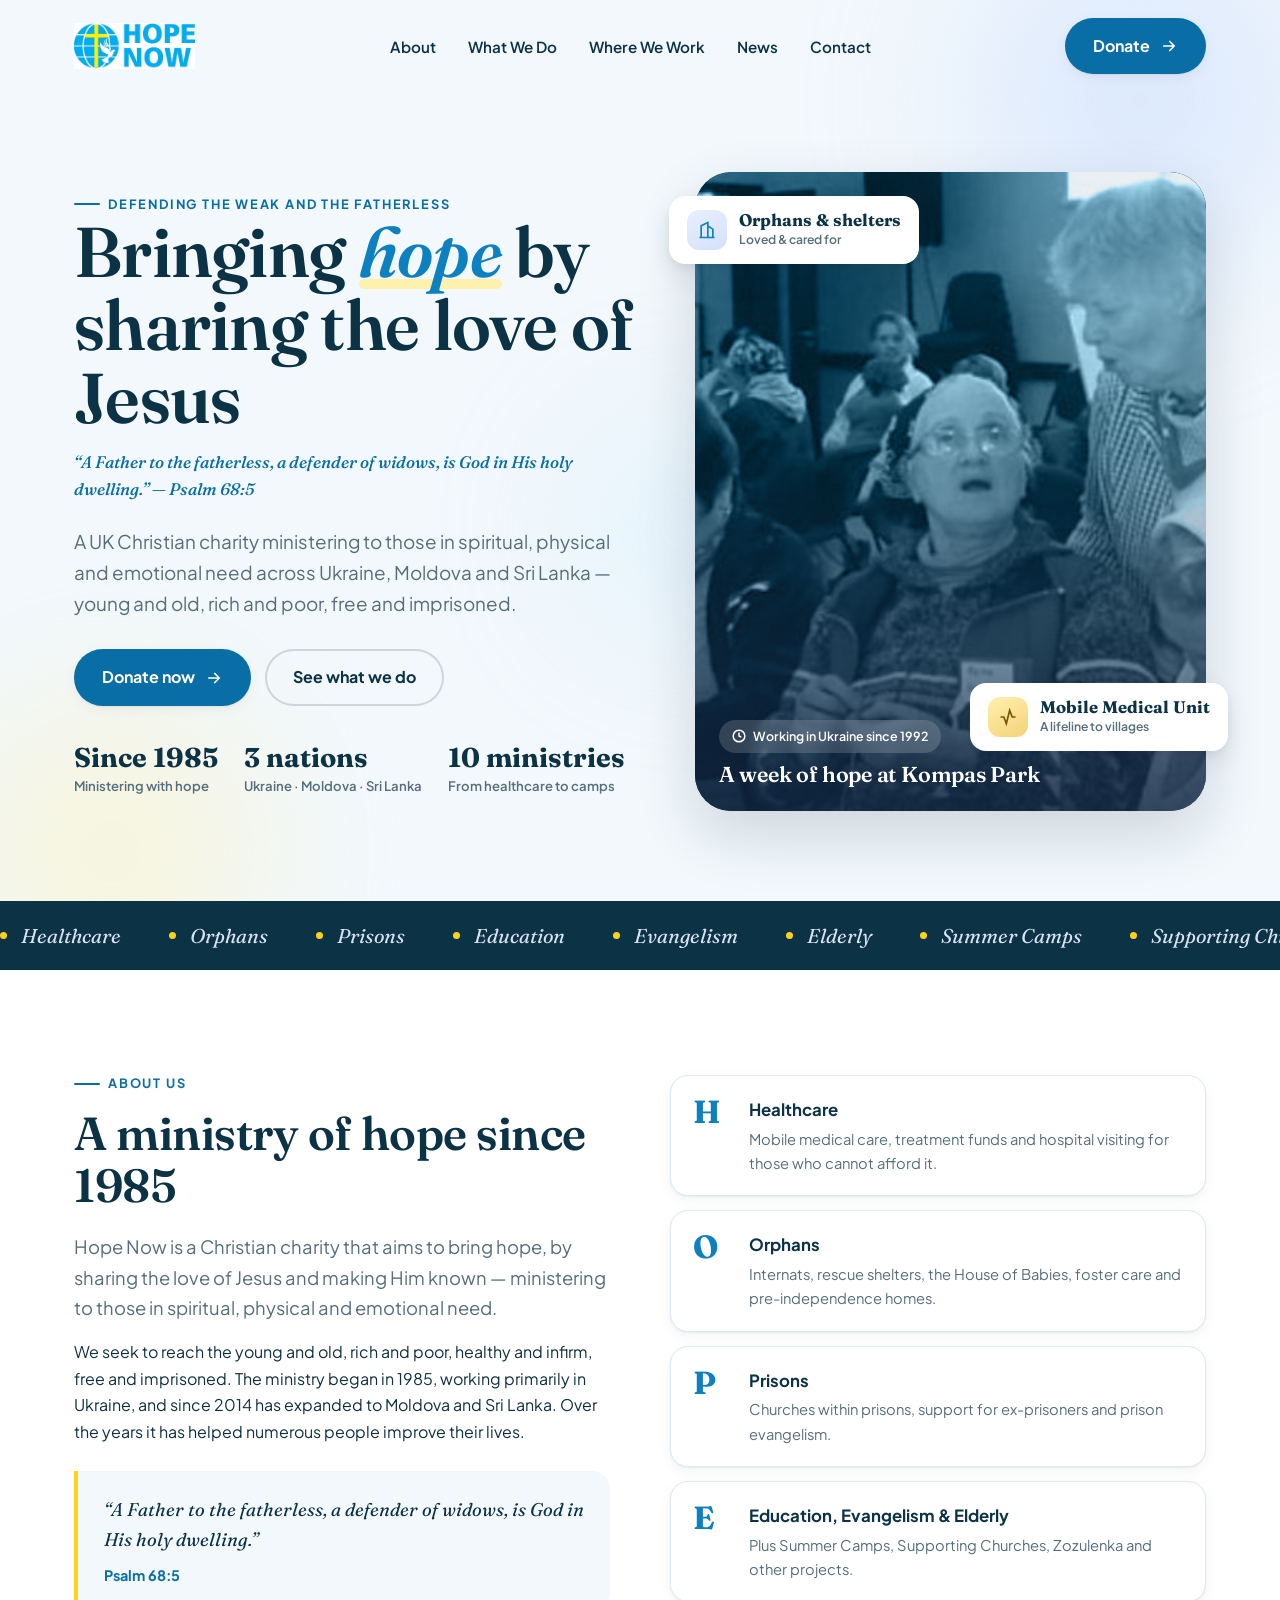
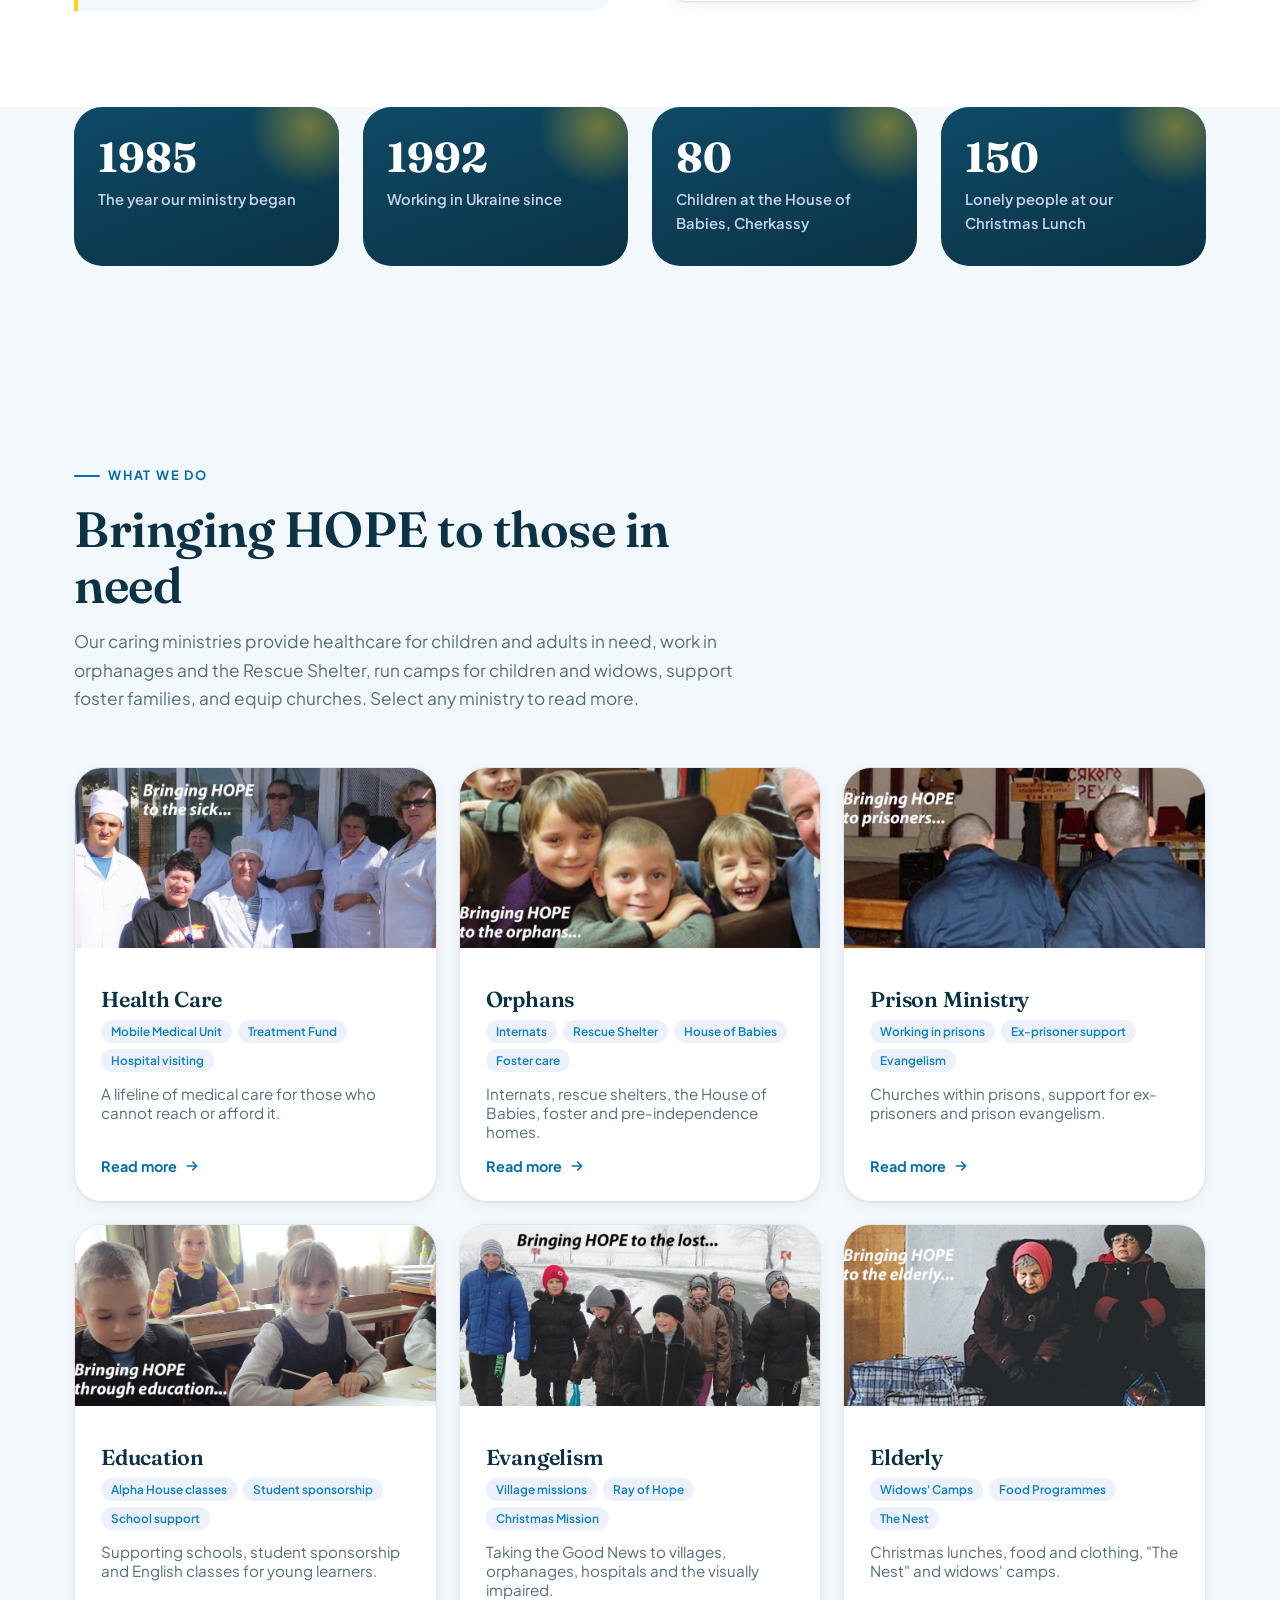
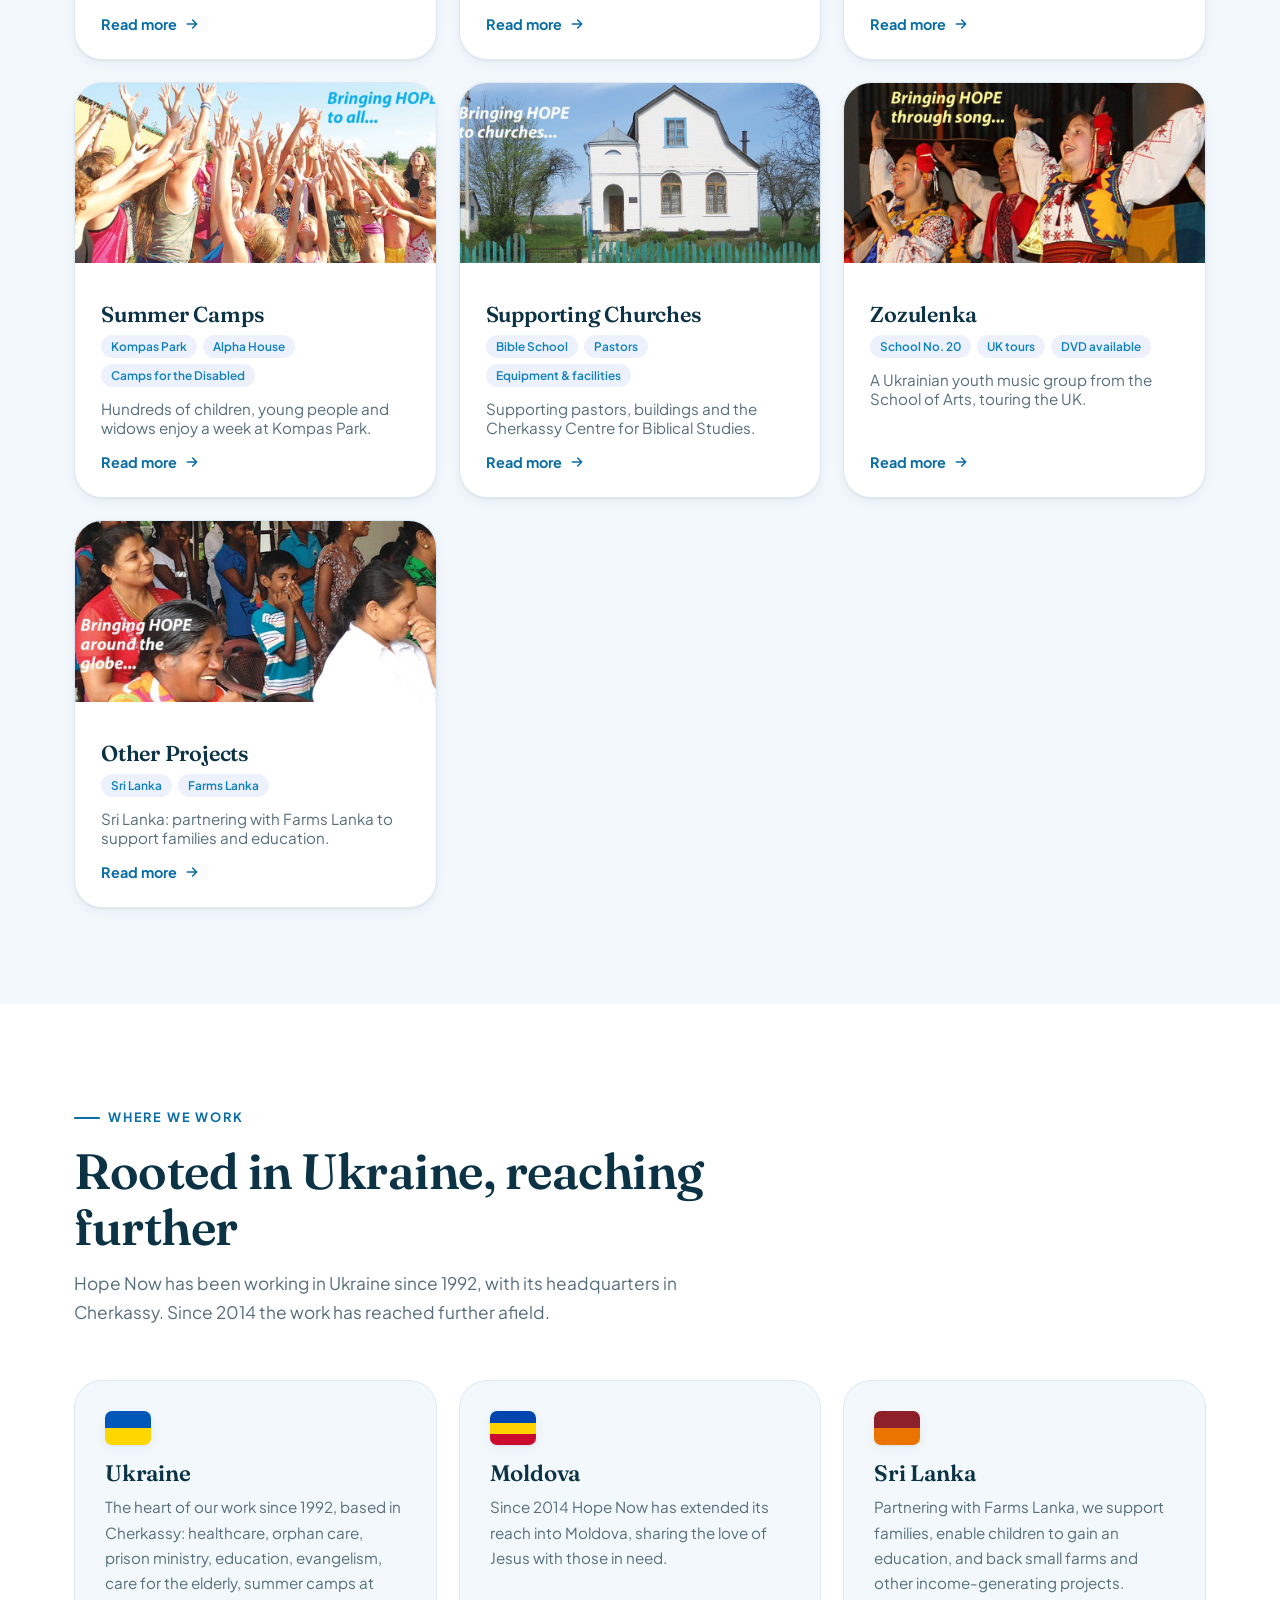
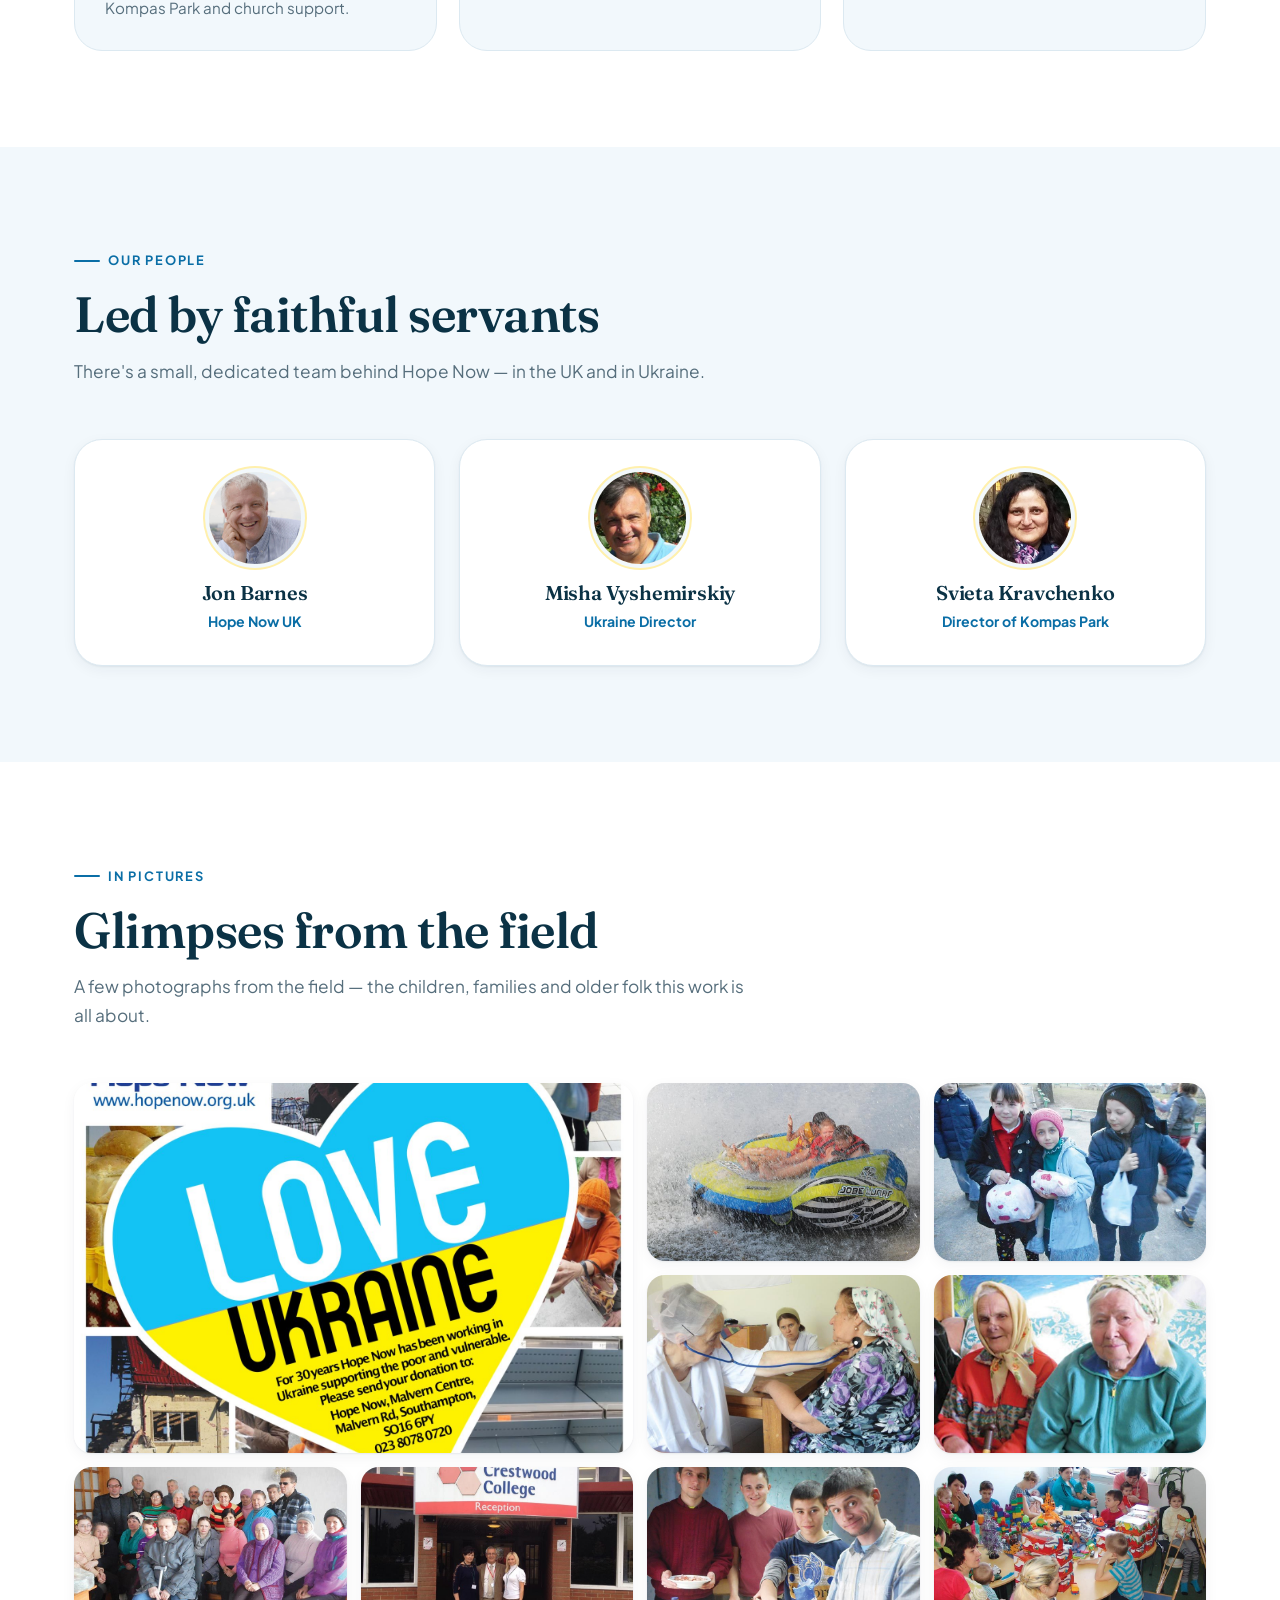
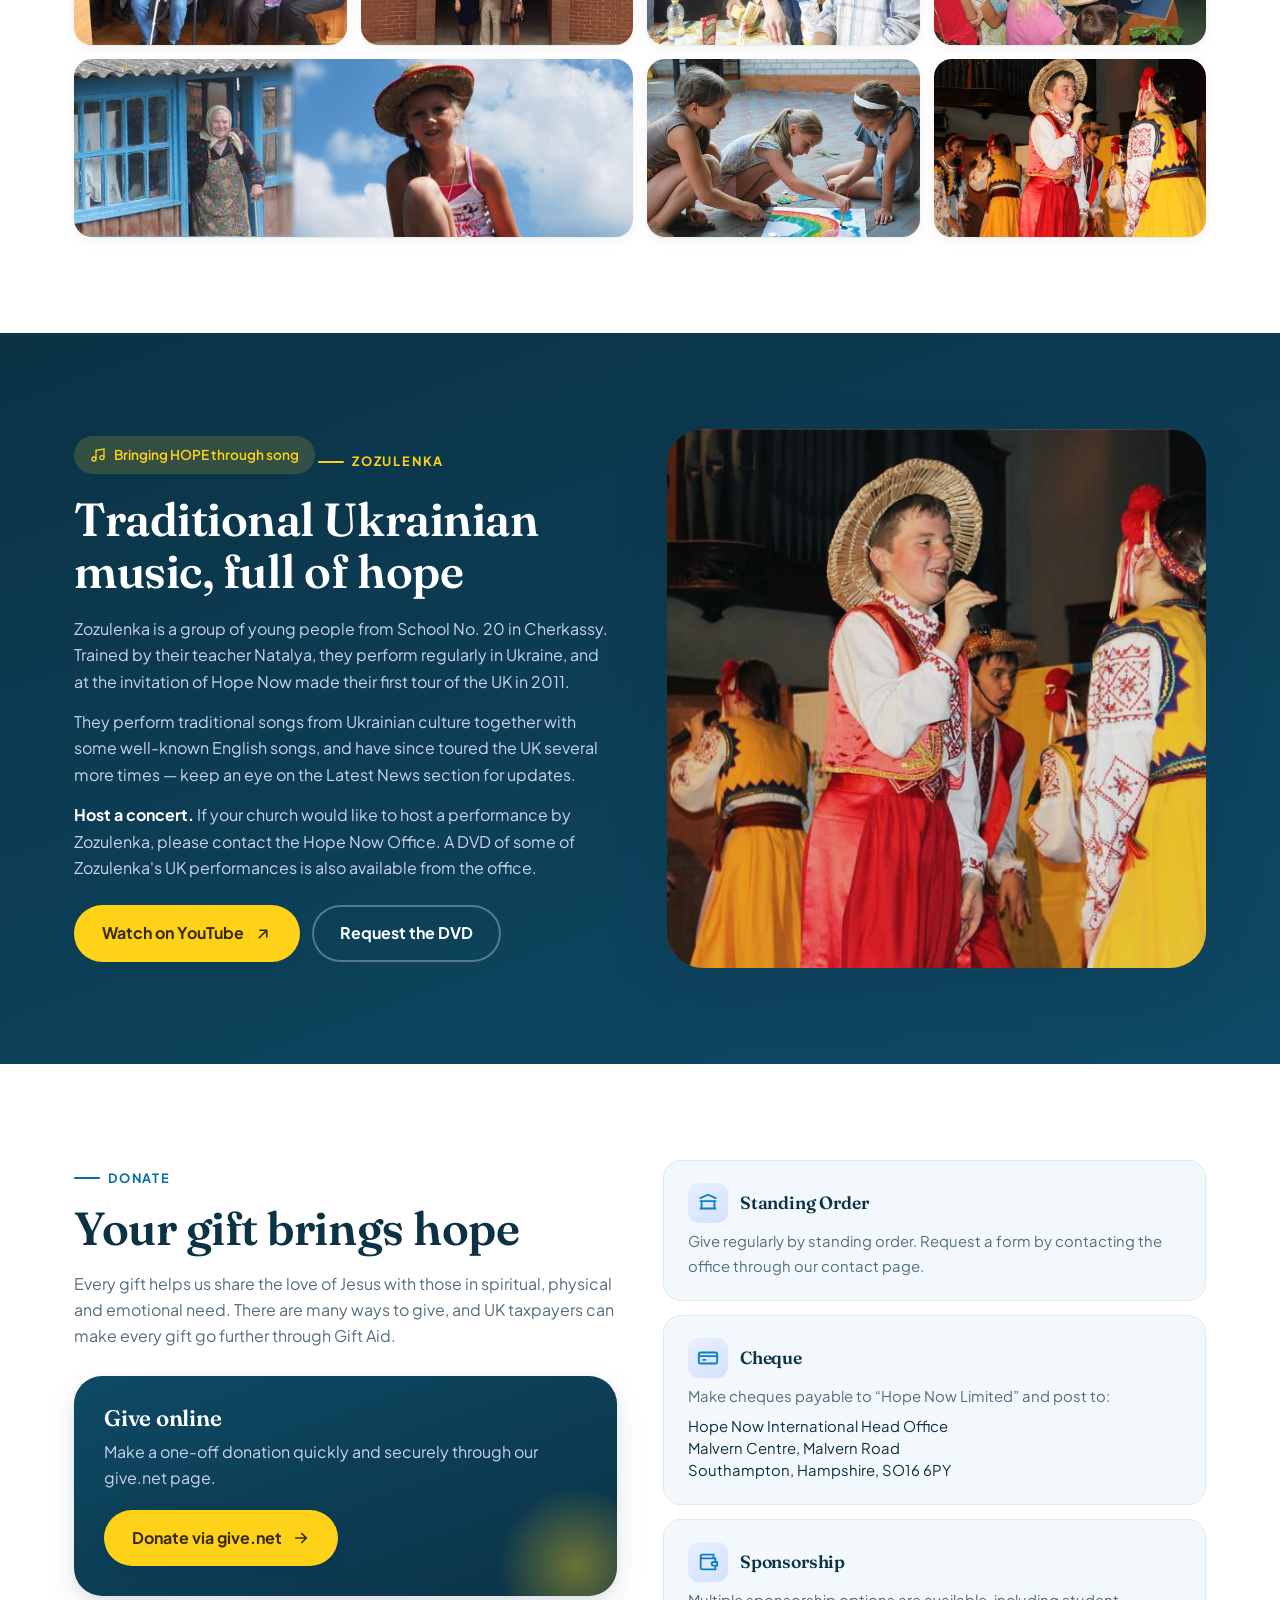
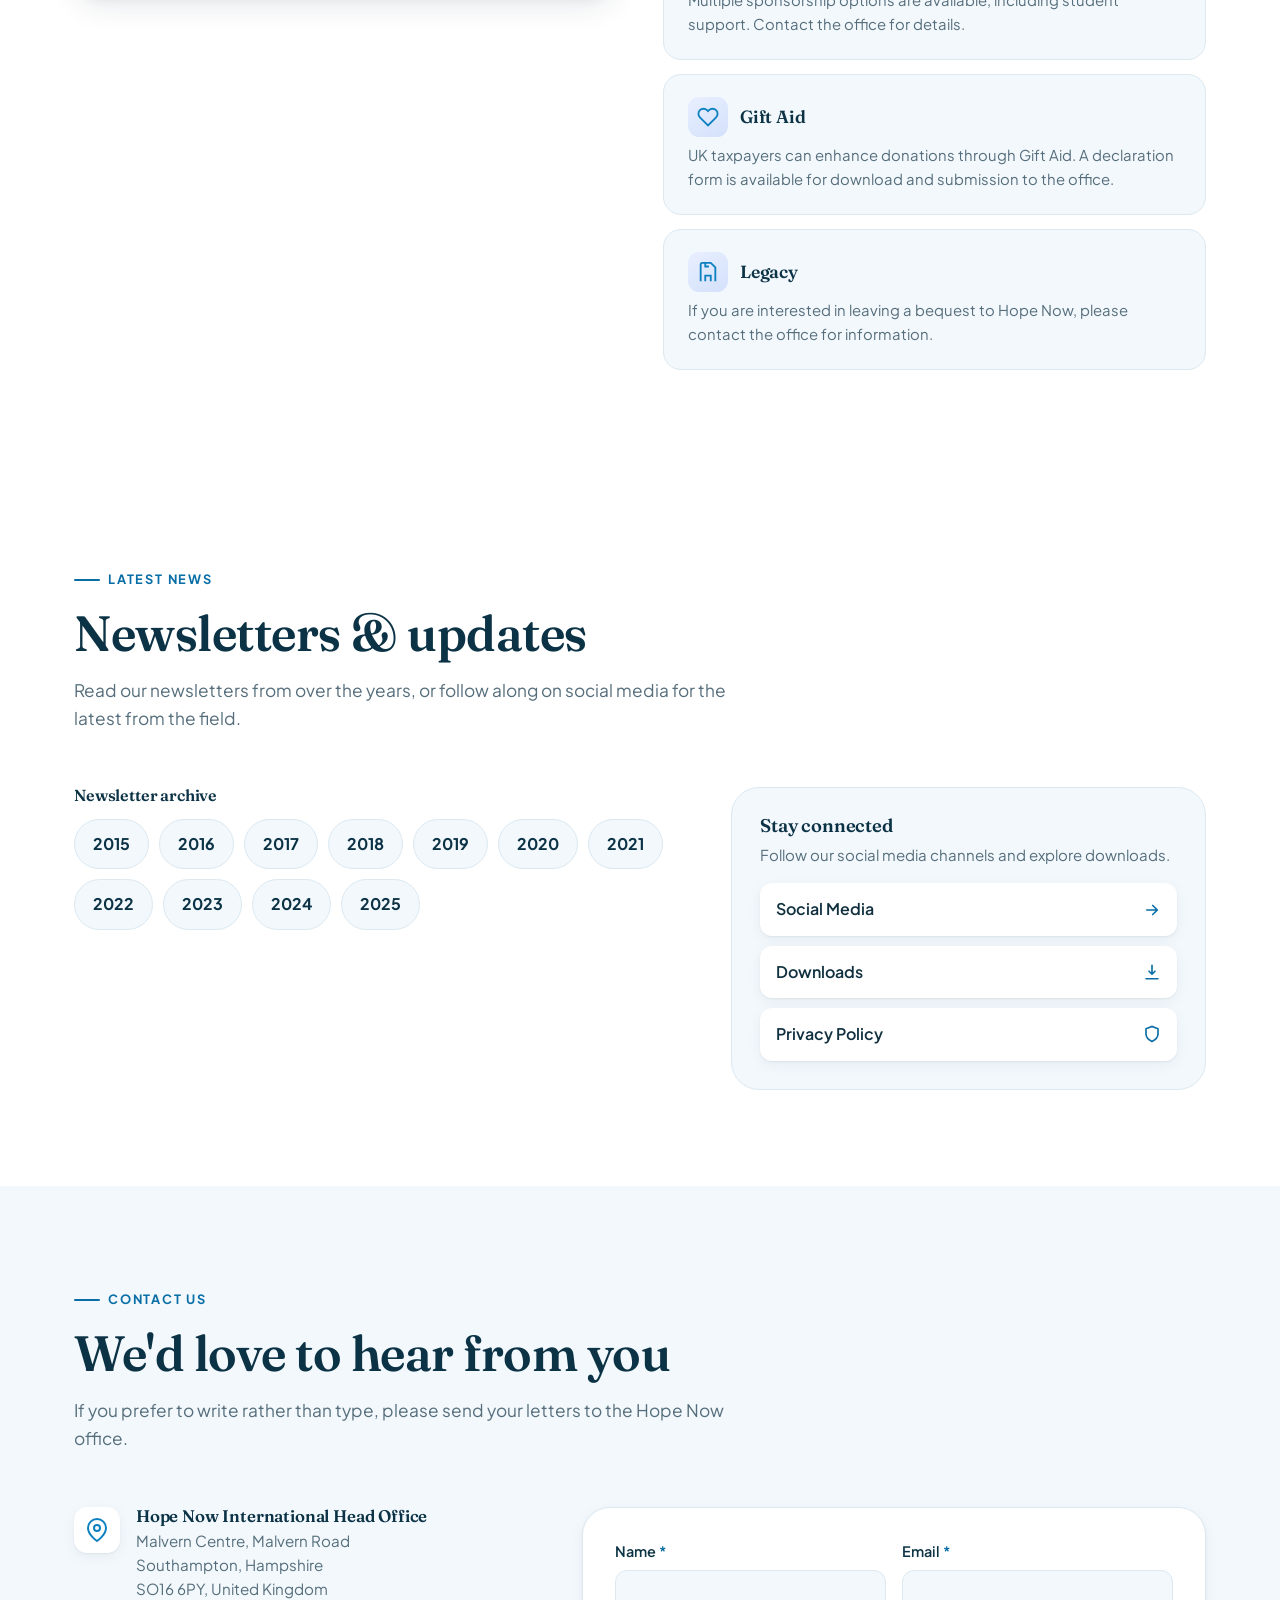
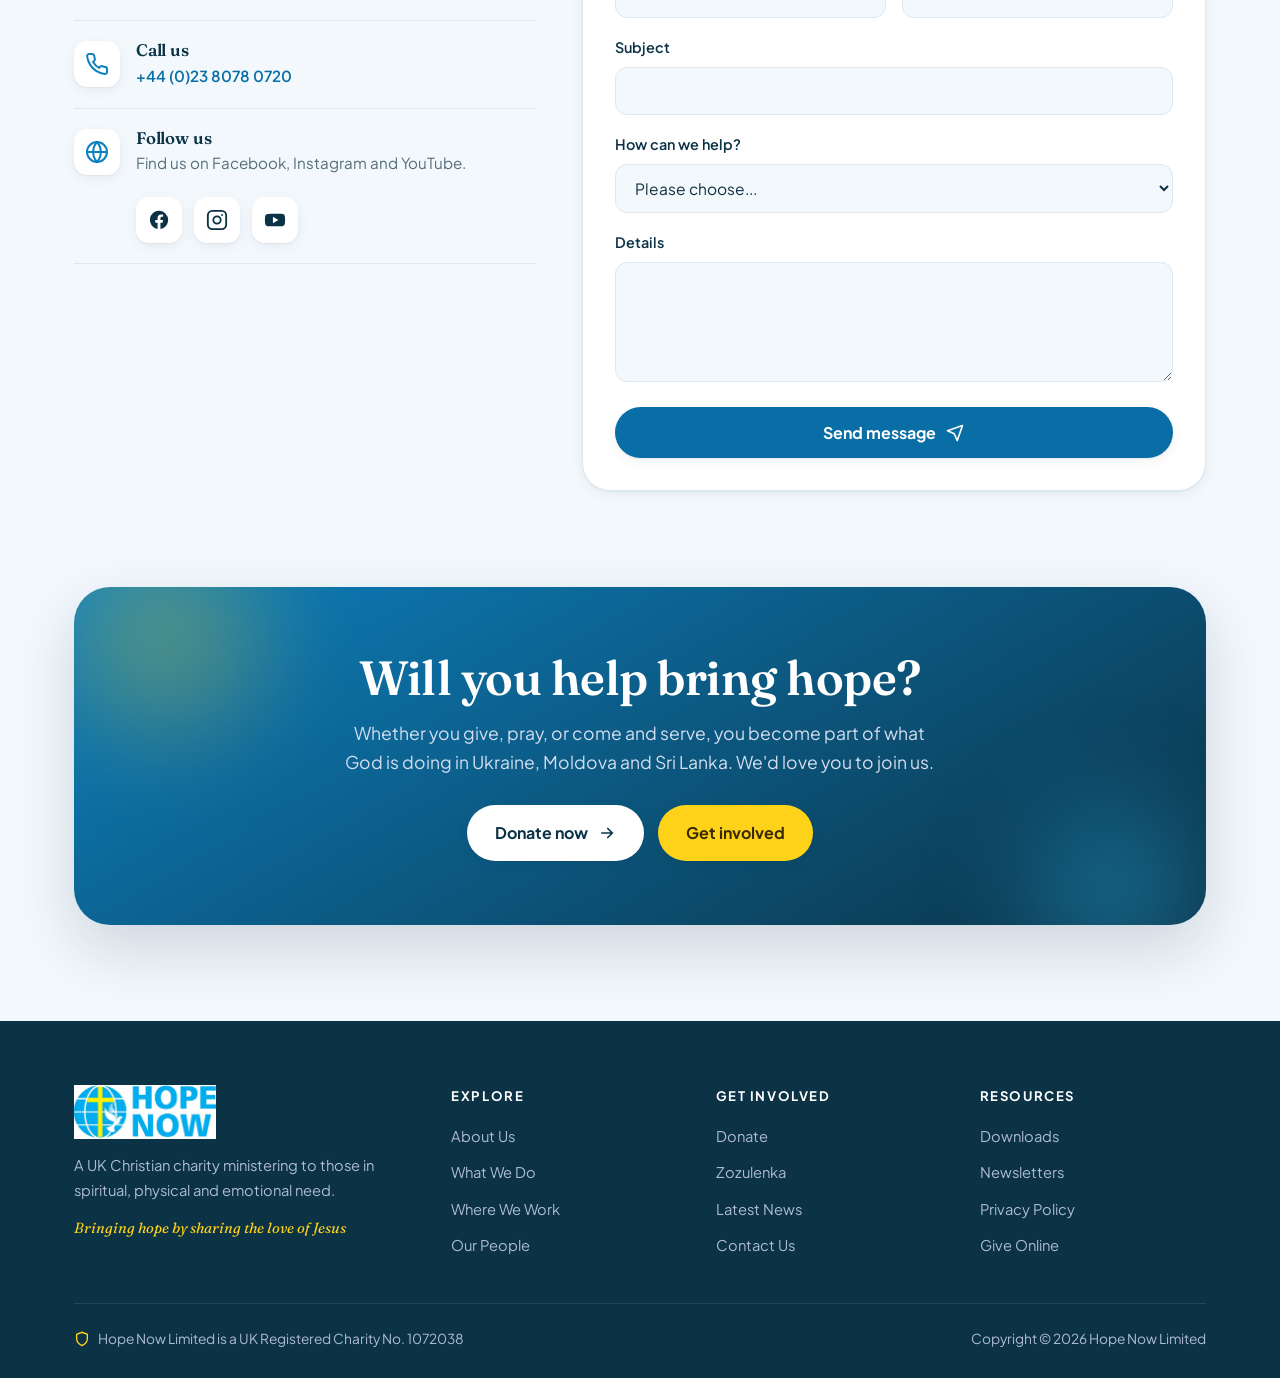
<file: index.html>
<!DOCTYPE html>
<html lang="en">
<head>
<meta charset="UTF-8" />
<meta name="viewport" content="width=device-width, initial-scale=1" />
<title>Hope Now - Bringing hope by sharing the love of Jesus</title>
<meta name="description" content="Hope Now is a UK Christian charity (Reg. No. 1072038) bringing hope to those in need in Ukraine, Moldova and Sri Lanka through healthcare, orphan care, prison ministry, education, evangelism and care for the elderly." />
<link rel="preconnect" href="https://fonts.googleapis.com" />
<link rel="preconnect" href="https://fonts.gstatic.com" crossorigin />
<link href="https://fonts.googleapis.com/css2?family=Fraunces:ital,opsz,wght@0,9..144,400;0,9..144,500;0,9..144,600;0,9..144,700;1,9..144,500&family=Plus+Jakarta+Sans:wght@400;500;600;700&display=swap" rel="stylesheet" />
<style>
  :root{
    --navy:#0b3245;
    --navy-2:#072734;
    --blue:#0d80bf;
    --azure:#29abe3;
    --gold:#ffd21a;
    --gold-soft:#fff0ad;
    --cta:#0a6ea6;
    --cta-hover:#085980;
    --cream:#f2f8fc;
    --surface:#ffffff;
    --ink:#10303f;
    --muted:#566e7c;
    --line:#dce9f1;
    --shadow-sm:0 1px 2px rgba(19,35,63,.06),0 4px 14px rgba(19,35,63,.05);
    --shadow-md:0 10px 30px rgba(19,35,63,.10),0 4px 10px rgba(19,35,63,.06);
    --shadow-lg:0 24px 60px rgba(19,35,63,.16);
    --r-sm:12px; --r-md:18px; --r-lg:28px; --r-xl:36px;
    --maxw:1180px;
    --ease:cubic-bezier(.22,.61,.36,1);
    --font-d:"Fraunces",Georgia,serif;
    --font-b:"Plus Jakarta Sans",system-ui,-apple-system,Segoe UI,Roboto,sans-serif;
  }
  *,*::before,*::after{box-sizing:border-box}
  html{scroll-behavior:smooth}
  body{
    margin:0;font-family:var(--font-b);color:var(--ink);background:var(--cream);
    line-height:1.65;-webkit-font-smoothing:antialiased;overflow-x:hidden;
  }
  h1,h2,h3,h4{font-family:var(--font-d);font-weight:600;line-height:1.12;letter-spacing:-.01em;color:var(--navy);margin:0}
  p{margin:0}
  a{color:inherit;text-decoration:none}
  img{max-width:100%;display:block}
  .wrap{width:100%;max-width:var(--maxw);margin-inline:auto;padding-inline:24px}
  .eyebrow{
    display:inline-flex;align-items:center;gap:8px;font-weight:700;font-size:.8rem;
    letter-spacing:.14em;text-transform:uppercase;color:var(--cta);
  }
  .eyebrow::before{content:"";width:26px;height:2px;background:var(--cta);border-radius:2px}
  .section{padding:96px 0;position:relative}
  .section-head{max-width:680px;margin-bottom:54px}
  .section-head h2{font-size:clamp(2rem,4.4vw,3.1rem);margin:16px 0 14px}
  .section-head p{color:var(--muted);font-size:1.08rem}
  .lede{font-size:1.15rem;color:var(--muted)}

  /* Buttons */
  .btn{
    --bg:var(--cta);--fg:#fff;
    display:inline-flex;align-items:center;gap:10px;font-family:var(--font-b);font-weight:700;
    font-size:1rem;padding:15px 28px;border-radius:999px;border:0;cursor:pointer;
    background:var(--bg);color:var(--fg);box-shadow:var(--shadow-sm);
    transition:transform .25s var(--ease),box-shadow .25s var(--ease),background .2s var(--ease);
    min-height:48px;
  }
  .btn:hover{background:var(--cta-hover);transform:translateY(-3px);box-shadow:var(--shadow-md)}
  .btn:focus-visible{outline:3px solid var(--azure);outline-offset:3px}
  .btn .ico{transition:transform .3s var(--ease)}
  .btn:hover .ico{transform:translateX(4px)}
  .btn--ghost{--bg:transparent;--fg:var(--navy);box-shadow:inset 0 0 0 2px rgba(19,35,63,.16)}
  .btn--ghost:hover{--bg:var(--navy);--fg:#fff;box-shadow:inset 0 0 0 2px var(--navy)}
  .btn--gold{--bg:var(--gold);--fg:#3a2a00}
  .btn--gold:hover{--bg:#e0a313;background:#e0a313}
  .btn--light{--bg:#fff;--fg:var(--navy)}
  .btn--light:hover{--bg:#fff;background:#fff;color:var(--cta-hover)}

  /* ===== Header ===== */
  .skip{position:absolute;left:-999px;top:0;background:#fff;padding:12px 18px;border-radius:8px;z-index:200}
  .skip:focus{left:16px;top:16px}
  header{
    position:fixed;inset:0 0 auto 0;z-index:100;transition:background .3s var(--ease),box-shadow .3s var(--ease),padding .3s var(--ease);
    padding:18px 0;
  }
  header.scrolled{background:rgba(251,248,241,.86);backdrop-filter:blur(14px);box-shadow:0 1px 0 var(--line);padding:10px 0}
  .nav{display:flex;align-items:center;justify-content:space-between;gap:24px}
  .brand{display:flex;align-items:center;gap:12px;font-family:var(--font-d);font-weight:700;font-size:1.3rem;color:var(--navy)}
  .logo-img{height:46px;width:auto;display:block;transition:height .3s var(--ease)}
  header.scrolled .logo-img{height:38px}
  footer .logo-img{height:54px}
  .brand .mark{
    width:44px;height:44px;border-radius:13px;display:grid;place-items:center;color:#fff;flex:none;
    background:linear-gradient(140deg,var(--blue),var(--navy));box-shadow:var(--shadow-sm);position:relative;overflow:hidden;
  }
  .brand .mark svg{width:24px;height:24px}
  .brand small{display:block;font-family:var(--font-b);font-weight:600;font-size:.66rem;letter-spacing:.12em;text-transform:uppercase;color:var(--cta);margin-top:-2px}
  .menu{display:flex;align-items:center;gap:4px}
  .menu a{padding:10px 14px;border-radius:999px;font-weight:600;font-size:.95rem;color:var(--navy);transition:background .2s,color .2s;position:relative}
  .menu a:hover{background:rgba(29,78,216,.08);color:var(--blue)}
  .nav-cta{display:flex;align-items:center;gap:10px}
  .burger{display:none;background:none;border:0;cursor:pointer;width:46px;height:46px;border-radius:12px}
  .burger span{display:block;width:22px;height:2px;background:var(--navy);margin:5px auto;border-radius:2px;transition:.3s var(--ease)}
  .burger.open span:nth-child(1){transform:translateY(7px) rotate(45deg)}
  .burger.open span:nth-child(2){opacity:0}
  .burger.open span:nth-child(3){transform:translateY(-7px) rotate(-45deg)}

  /* ===== Hero ===== */
  .hero{position:relative;padding:172px 0 90px;overflow:hidden}
  .hero-bg{position:absolute;inset:0;z-index:0;overflow:hidden}
  .blob{position:absolute;border-radius:50%;filter:blur(60px);opacity:.5;animation:float 16s var(--ease) infinite}
  .blob.b1{width:520px;height:520px;background:radial-gradient(circle,#bcd2ff,transparent 70%);top:-160px;right:-120px}
  .blob.b2{width:460px;height:460px;background:radial-gradient(circle,var(--gold-soft),transparent 70%);bottom:-180px;left:-120px;animation-delay:-6s}
  .blob.b3{width:340px;height:340px;background:radial-gradient(circle,#bfe6fb,transparent 70%);top:40%;left:40%;animation-delay:-3s;opacity:.35}
  @keyframes float{0%,100%{transform:translate(0,0) scale(1)}50%{transform:translate(30px,-30px) scale(1.08)}}
  .hero-grid{position:relative;z-index:2;display:grid;grid-template-columns:1.05fr .95fr;gap:56px;align-items:center}
  .hero-copy h1{font-size:clamp(2.6rem,5.6vw,4.4rem);line-height:1.04}
  .hero-copy h1 .accent{font-style:italic;color:var(--blue);position:relative;white-space:nowrap}
  .hero-copy h1 .accent::after{content:"";position:absolute;left:0;right:0;bottom:6px;height:10px;background:var(--gold-soft);z-index:-1;border-radius:6px;transform:scaleX(0);transform-origin:left;animation:underline 1s var(--ease) .7s forwards}
  @keyframes underline{to{transform:scaleX(1)}}
  .hero-verse{margin:14px 0 0;font-family:var(--font-d);font-style:italic;font-size:1.05rem;color:var(--cta);font-weight:500}
  .hero-copy p.sub{margin:22px 0 30px;font-size:1.18rem;color:var(--muted);max-width:30em}
  .hero-actions{display:flex;flex-wrap:wrap;gap:14px;align-items:center}
  .hero-badges{display:flex;gap:26px;margin-top:38px;flex-wrap:wrap}
  .hero-badge{display:flex;flex-direction:column}
  .hero-badge b{font-family:var(--font-d);font-size:1.7rem;color:var(--navy);line-height:1}
  .hero-badge span{font-size:.82rem;color:var(--muted);font-weight:600;margin-top:4px}

  .hero-visual{position:relative}
  .hero-card{
    position:relative;border-radius:var(--r-xl);overflow:hidden;box-shadow:var(--shadow-lg);
    aspect-ratio:4/5;background:linear-gradient(160deg,#0e4a66,#072734);
  }
  .hero-card img{width:100%;height:100%;object-fit:cover;mix-blend-mode:luminosity;opacity:.92}
  .hero-card::after{content:"";position:absolute;inset:0;background:linear-gradient(180deg,transparent 40%,rgba(19,35,63,.78))}
  .hero-card .cap{position:absolute;left:24px;right:24px;bottom:24px;z-index:2;color:#fff}
  .hero-card .cap .pill{display:inline-flex;align-items:center;gap:7px;background:rgba(255,255,255,.16);backdrop-filter:blur(6px);padding:6px 13px;border-radius:999px;font-size:.78rem;font-weight:600;margin-bottom:10px}
  .hero-card .cap h3{color:#fff;font-size:1.35rem}
  .float-chip{
    position:absolute;background:#fff;border-radius:16px;padding:14px 18px;box-shadow:var(--shadow-md);
    display:flex;align-items:center;gap:12px;z-index:3;animation:bob 5s ease-in-out infinite;
  }
  .float-chip .dot{width:40px;height:40px;border-radius:12px;display:grid;place-items:center;flex:none}
  .float-chip b{display:block;font-family:var(--font-d);font-size:1.05rem;color:var(--navy);line-height:1.1}
  .float-chip span{font-size:.76rem;color:var(--muted);font-weight:600}
  .float-chip.c1{top:24px;left:-26px}
  .float-chip.c2{bottom:60px;right:-22px;animation-delay:-2.5s}
  @keyframes bob{0%,100%{transform:translateY(0)}50%{transform:translateY(-12px)}}

  /* ===== Marquee ===== */
  .marquee{background:var(--navy);color:#fff;padding:18px 0;overflow:hidden;position:relative}
  .marquee-track{display:flex;gap:48px;width:max-content;animation:scroll 32s linear infinite}
  .marquee:hover .marquee-track{animation-play-state:paused}
  .marquee-track span{display:inline-flex;align-items:center;gap:14px;font-family:var(--font-d);font-style:italic;font-size:1.25rem;color:#d9e2f2;white-space:nowrap}
  .marquee-track span::before{content:"";width:7px;height:7px;border-radius:50%;background:var(--gold)}
  @keyframes scroll{to{transform:translateX(-50%)}}

  /* ===== About ===== */
  #about{background:var(--surface)}
  .about-grid{display:grid;grid-template-columns:1fr 1fr;gap:60px;align-items:center}
  .about-copy .eyebrow{margin-bottom:14px}
  .about-copy h2{font-size:clamp(2rem,4vw,2.9rem);margin-bottom:20px}
  .about-copy p+p{margin-top:16px}
  .verse-card{
    margin-top:26px;padding:24px 26px;border-left:4px solid var(--gold);background:var(--cream);border-radius:0 var(--r-md) var(--r-md) 0;
  }
  .verse-card p{font-family:var(--font-d);font-style:italic;font-size:1.15rem;color:var(--navy)}
  .verse-card cite{display:block;margin-top:8px;font-style:normal;font-weight:700;color:var(--cta);font-size:.9rem}
  .hope-acro{display:grid;gap:14px}
  .hope-letter{
    display:flex;gap:18px;align-items:flex-start;padding:20px 22px;background:var(--surface);border:1px solid var(--line);
    border-radius:var(--r-md);box-shadow:var(--shadow-sm);transition:transform .3s var(--ease),box-shadow .3s var(--ease),border-color .3s
  }
  .hope-letter:hover{transform:translateX(6px);box-shadow:var(--shadow-md);border-color:var(--gold)}
  .hope-letter .L{font-family:var(--font-d);font-weight:700;font-size:2rem;color:var(--blue);line-height:1;width:38px;flex:none}
  .hope-letter b{font-size:1.05rem;color:var(--navy)}
  .hope-letter p{font-size:.92rem;color:var(--muted);margin-top:3px}

  /* ===== Stats strip ===== */
  .stats{display:grid;grid-template-columns:repeat(4,1fr);gap:24px;margin-top:0}
  .stat{padding:30px 24px;background:linear-gradient(160deg,#0e4a66,#0b3245);border-radius:var(--r-lg);color:#fff;position:relative;overflow:hidden}
  .stat::before{content:"";position:absolute;width:120px;height:120px;background:radial-gradient(circle,rgba(255,210,26,.4),transparent 70%);top:-40px;right:-30px}
  .stat b{font-family:var(--font-d);font-size:2.6rem;display:block;line-height:1}
  .stat span{display:block;margin-top:8px;color:#c4d2ea;font-weight:600;font-size:.92rem}

  /* ===== Programs ===== */
  #work{background:var(--cream)}
  .prog-grid{display:grid;grid-template-columns:repeat(3,1fr);gap:22px}
  .prog{
    background:var(--surface);border:1px solid var(--line);border-radius:var(--r-lg);padding:0;cursor:pointer;
    box-shadow:var(--shadow-sm);transition:transform .35s var(--ease),box-shadow .35s var(--ease),border-color .3s;
    display:flex;flex-direction:column;position:relative;overflow:hidden;text-align:left;font-family:inherit;
  }
  .prog-media{position:relative;width:100%;aspect-ratio:16/8;overflow:hidden;background:#dceaf3}
  .prog-media img{width:100%;height:100%;object-fit:cover;transition:transform .55s var(--ease)}
  .prog:hover .prog-media img{transform:scale(1.07)}
  .prog-media .icon{position:absolute;left:22px;bottom:-26px;margin:0;z-index:3;box-shadow:var(--shadow-md)}
  .prog-body{padding:40px 26px 26px;display:flex;flex-direction:column;flex:1;position:relative;z-index:1}
  .prog::before{content:"";position:absolute;inset:0;background:linear-gradient(160deg,rgba(29,78,216,.05),transparent);opacity:0;transition:opacity .3s}
  .prog:hover{transform:translateY(-8px);box-shadow:var(--shadow-lg);border-color:var(--gold)}
  .prog:hover::before{opacity:1}
  .prog:focus-visible{outline:3px solid var(--azure);outline-offset:3px}
  .prog .icon{
    width:54px;height:54px;border-radius:15px;display:grid;place-items:center;margin-bottom:18px;flex:none;
    background:linear-gradient(150deg,#e8efff,#d4e1fb);color:var(--blue);position:relative;z-index:1;transition:transform .3s var(--ease)
  }
  .prog:hover .icon{transform:scale(1.08) rotate(-4deg)}
  .prog .icon svg{width:28px;height:28px}
  .prog h3{font-size:1.35rem;margin-bottom:8px;position:relative;z-index:1}
  .prog .tags{display:flex;flex-wrap:wrap;gap:6px;margin-bottom:12px;position:relative;z-index:1}
  .prog .tags span{font-size:.74rem;font-weight:600;color:var(--blue);background:rgba(29,78,216,.08);padding:4px 10px;border-radius:999px}
  .prog .teaser{font-size:.95rem;color:var(--muted);position:relative;z-index:1}
  .prog .more{margin-top:auto;padding-top:16px;display:inline-flex;align-items:center;gap:7px;font-weight:700;font-size:.9rem;color:var(--cta);position:relative;z-index:1}
  .prog .more svg{width:16px;height:16px;transition:transform .3s var(--ease)}
  .prog:hover .more svg{transform:translateX(4px)}

  /* Modal */
  .modal-scrim{
    position:fixed;inset:0;background:rgba(13,22,40,.55);backdrop-filter:blur(4px);z-index:300;opacity:0;visibility:hidden;
    transition:opacity .3s var(--ease),visibility .3s;display:grid;place-items:end center;padding:0;
  }
  .modal-scrim.open{opacity:1;visibility:visible}
  .modal{
    background:var(--surface);width:100%;max-width:760px;max-height:90vh;overflow-y:auto;border-radius:var(--r-xl) var(--r-xl) 0 0;
    transform:translateY(40px);transition:transform .4s var(--ease);box-shadow:var(--shadow-lg);
  }
  .modal-scrim.open .modal{transform:translateY(0)}
  @media(min-width:740px){.modal-scrim{place-items:center;padding:24px}.modal{border-radius:var(--r-xl);transform:translateY(30px) scale(.97)}.modal-scrim.open .modal{transform:none}}
  .modal-hero{padding:34px 38px 26px;background:linear-gradient(150deg,#0e4a66,#0b3245);color:#fff;position:sticky;top:0;border-radius:var(--r-xl) var(--r-xl) 0 0;z-index:2}
  @media(max-width:739px){.modal-hero{border-radius:var(--r-xl) var(--r-xl) 0 0}}
  .modal-hero .icon{width:52px;height:52px;border-radius:14px;display:grid;place-items:center;background:rgba(255,255,255,.14);color:var(--gold);margin-bottom:14px}
  .modal-hero .icon svg{width:28px;height:28px}
  .modal-hero h3{color:#fff;font-size:1.9rem}
  .modal-hero .tags{display:flex;flex-wrap:wrap;gap:7px;margin-top:12px}
  .modal-hero .tags span{font-size:.76rem;font-weight:600;background:rgba(255,255,255,.16);color:#eaf0fb;padding:5px 12px;border-radius:999px}
  .modal-close{position:absolute;top:20px;right:20px;width:42px;height:42px;border-radius:50%;border:0;background:rgba(255,255,255,.16);color:#fff;cursor:pointer;display:grid;place-items:center;transition:background .2s,transform .2s}
  .modal-close:hover{background:rgba(255,255,255,.3);transform:rotate(90deg)}
  .modal-body{padding:32px 38px 40px}
  .modal-body h4{font-size:1.18rem;color:var(--blue);margin:24px 0 8px}
  .modal-body h4:first-child{margin-top:0}
  .modal-body p{color:var(--ink);margin-bottom:6px}
  .modal-body p.muted{color:var(--muted)}

  /* ===== Reach / countries ===== */
  #reach{background:var(--surface)}
  .reach-grid{display:grid;grid-template-columns:repeat(3,1fr);gap:22px;margin-top:10px}
  .country{padding:30px;border-radius:var(--r-lg);border:1px solid var(--line);background:var(--cream);transition:transform .3s var(--ease),box-shadow .3s}
  .country:hover{transform:translateY(-6px);box-shadow:var(--shadow-md)}
  .country .flag{width:46px;height:34px;border-radius:7px;overflow:hidden;margin-bottom:16px;box-shadow:var(--shadow-sm);display:flex;flex-direction:column}
  .country h3{font-size:1.4rem;margin-bottom:8px}
  .country p{font-size:.95rem;color:var(--muted)}

  /* ===== Team ===== */
  #team{background:var(--cream)}
  .team-grid{display:grid;grid-template-columns:repeat(3,1fr);gap:24px}
  .member{background:var(--surface);border:1px solid var(--line);border-radius:var(--r-lg);padding:32px;text-align:center;box-shadow:var(--shadow-sm);transition:transform .3s var(--ease),box-shadow .3s}
  .member:hover{transform:translateY(-6px);box-shadow:var(--shadow-md)}
  .member .av{width:92px;height:92px;border-radius:50%;margin:0 auto 18px;display:grid;place-items:center;font-family:var(--font-d);font-weight:700;font-size:1.8rem;color:#fff;background:linear-gradient(150deg,var(--blue),var(--navy))}
  .member img.av{object-fit:cover;box-shadow:0 0 0 4px var(--cream),0 0 0 6px var(--gold-soft)}
  .member:nth-child(2) .av{background:linear-gradient(150deg,var(--gold),#d98c0a);color:#3a2a00}
  .member:nth-child(3) .av{background:linear-gradient(150deg,var(--azure),#06485f)}

  /* ===== Field gallery (mosaic) ===== */
  #gallery{background:var(--surface)}
  .mosaic{display:grid;grid-template-columns:repeat(4,1fr);grid-auto-rows:178px;gap:14px}
  .m-item{overflow:hidden;border-radius:var(--r-md);box-shadow:var(--shadow-sm);position:relative;display:block}
  .m-item img{width:100%;height:100%;object-fit:cover;transition:transform .6s var(--ease)}
  .m-item:hover img{transform:scale(1.07)}
  .m-item::after{content:"";position:absolute;inset:0;background:linear-gradient(180deg,transparent 55%,rgba(7,39,52,.32));opacity:0;transition:opacity .3s}
  .m-item:hover::after{opacity:1}
  .m-item.big{grid-column:span 2;grid-row:span 2}
  .m-item.wide{grid-column:span 2}
  @media(max-width:760px){
    .mosaic{grid-template-columns:repeat(2,1fr);grid-auto-rows:140px}
    .m-item.big{grid-column:span 2;grid-row:span 2}
    .m-item.wide{grid-column:span 2}
  }
  .member h3{font-size:1.25rem}
  .member span{display:block;margin-top:5px;color:var(--cta);font-weight:700;font-size:.88rem}

  /* ===== Zozulenka feature ===== */
  #zozulenka{background:linear-gradient(160deg,#0b3245,#0e4a66);color:#fff;overflow:hidden}
  #zozulenka h2{color:#fff}
  .zoz-grid{display:grid;grid-template-columns:1fr 1fr;gap:54px;align-items:center}
  #zozulenka .eyebrow{color:var(--gold)}
  #zozulenka .eyebrow::before{background:var(--gold)}
  #zozulenka h2{font-size:clamp(2rem,4vw,2.9rem);margin:14px 0 18px}
  #zozulenka p{color:#c8d4ea;margin-bottom:14px}
  .zoz-actions{display:flex;flex-wrap:wrap;gap:12px;margin-top:24px}
  .zoz-visual{position:relative;aspect-ratio:1/1;border-radius:var(--r-xl);overflow:hidden;box-shadow:var(--shadow-lg);background:rgba(255,255,255,.05)}
  .zoz-visual img{width:100%;height:100%;object-fit:cover;opacity:.9}
  .zoz-note{display:inline-flex;align-items:center;gap:8px;background:rgba(255,210,26,.16);color:var(--gold);padding:8px 16px;border-radius:999px;font-weight:600;font-size:.85rem;margin-bottom:6px}

  /* ===== Donate ===== */
  #donate{background:var(--surface)}
  .donate-grid{display:grid;grid-template-columns:1fr 1fr;gap:46px;align-items:start}
  .donate-lead h2{font-size:clamp(2rem,4vw,2.9rem);margin:14px 0 16px}
  .donate-lead p{color:var(--muted)}
  .give-card{
    margin-top:26px;background:linear-gradient(160deg,#0e4a66,#0b3245);color:#fff;border-radius:var(--r-lg);padding:30px;position:relative;overflow:hidden;box-shadow:var(--shadow-md)
  }
  .give-card::after{content:"";position:absolute;width:160px;height:160px;background:radial-gradient(circle,rgba(255,210,26,.4),transparent 70%);bottom:-50px;right:-40px}
  .give-card h3{color:#fff;font-size:1.4rem;margin-bottom:8px;position:relative}
  .give-card p{color:#c8d4ea;position:relative;margin-bottom:18px}
  .give-card .btn{position:relative}
  .ways{display:grid;gap:14px}
  .way{
    background:var(--cream);border:1px solid var(--line);border-radius:var(--r-md);padding:22px 24px;
    transition:transform .3s var(--ease),box-shadow .3s,border-color .3s;
  }
  .way:hover{transform:translateX(6px);border-color:var(--gold);box-shadow:var(--shadow-sm)}
  .way-head{display:flex;align-items:center;gap:12px;margin-bottom:6px}
  .way-head .ic{width:40px;height:40px;border-radius:11px;background:linear-gradient(150deg,#e8efff,#d4e1fb);color:var(--blue);display:grid;place-items:center;flex:none}
  .way-head .ic svg{width:22px;height:22px}
  .way-head h4{font-size:1.1rem}
  .way p{font-size:.93rem;color:var(--muted)}
  .way address{font-style:normal;font-size:.93rem;color:var(--ink);margin-top:6px;line-height:1.5}
  .way a.inline{color:var(--cta);font-weight:600;border-bottom:1px solid currentColor}

  /* ===== Contact ===== */
  #contact{background:var(--cream)}
  .contact-grid{display:grid;grid-template-columns:.85fr 1.15fr;gap:46px;align-items:start}
  .contact-info .block{display:flex;gap:16px;padding:20px 0;border-bottom:1px solid var(--line)}
  .contact-info .block:first-of-type{padding-top:0}
  .contact-info .ic{width:46px;height:46px;border-radius:13px;background:var(--surface);box-shadow:var(--shadow-sm);color:var(--blue);display:grid;place-items:center;flex:none}
  .contact-info .ic svg{width:24px;height:24px}
  .contact-info h4{font-size:1.05rem;margin-bottom:4px}
  .contact-info address,.contact-info p{font-style:normal;font-size:.95rem;color:var(--muted);line-height:1.55}
  .contact-info a{color:var(--cta);font-weight:600}
  .socials{display:flex;gap:12px;margin-top:22px}
  .socials a{width:46px;height:46px;border-radius:13px;background:var(--surface);box-shadow:var(--shadow-sm);display:grid;place-items:center;color:var(--navy);transition:transform .25s var(--ease),background .25s,color .25s}
  .socials a:hover{transform:translateY(-4px);background:var(--blue);color:#fff}
  .socials a svg{width:22px;height:22px}
  form.card{background:var(--surface);border:1px solid var(--line);border-radius:var(--r-lg);padding:32px;box-shadow:var(--shadow-sm)}
  .field{margin-bottom:18px}
  .field label{display:block;font-weight:600;font-size:.9rem;margin-bottom:7px;color:var(--navy)}
  .field label .req{color:var(--cta)}
  .field input,.field select,.field textarea{
    width:100%;padding:13px 15px;border:1.5px solid var(--line);border-radius:12px;font-family:inherit;font-size:.97rem;
    background:var(--cream);color:var(--ink);transition:border-color .2s,box-shadow .2s;min-height:48px;
  }
  .field textarea{min-height:120px;resize:vertical}
  .field input:focus,.field select:focus,.field textarea:focus{outline:0;border-color:var(--blue);box-shadow:0 0 0 4px rgba(29,78,216,.12);background:#fff}
  .row2{display:grid;grid-template-columns:1fr 1fr;gap:16px}

  /* ===== News / Newsletters ===== */
  #news{background:var(--surface)}
  .news-grid{display:grid;grid-template-columns:1.3fr 1fr;gap:40px;align-items:start}
  .years{display:flex;flex-wrap:wrap;gap:10px;margin-top:6px}
  .years a{
    display:inline-flex;align-items:center;gap:6px;padding:11px 18px;border-radius:999px;border:1.5px solid var(--line);
    background:var(--cream);font-weight:700;color:var(--navy);transition:transform .25s var(--ease),background .25s,color .25s,border-color .25s;
  }
  .years a:hover{transform:translateY(-3px);background:var(--blue);color:#fff;border-color:var(--blue)}
  .news-side{background:var(--cream);border:1px solid var(--line);border-radius:var(--r-lg);padding:28px}
  .news-side h4{font-size:1.15rem;margin-bottom:6px}
  .news-side p{color:var(--muted);font-size:.94rem;margin-bottom:16px}
  .news-side .links{display:grid;gap:10px}
  .news-side .links a{display:flex;align-items:center;justify-content:space-between;padding:13px 16px;background:var(--surface);border-radius:12px;font-weight:600;box-shadow:var(--shadow-sm);transition:transform .25s var(--ease)}
  .news-side .links a:hover{transform:translateX(5px)}
  .news-side .links a svg{width:18px;height:18px;color:var(--cta)}

  /* ===== Final CTA ===== */
  .final-cta{padding:0 0 96px}
  .cta-box{
    background:linear-gradient(150deg,var(--blue),var(--navy));border-radius:var(--r-xl);padding:64px 48px;text-align:center;color:#fff;
    position:relative;overflow:hidden;box-shadow:var(--shadow-lg)
  }
  .cta-box::before,.cta-box::after{content:"";position:absolute;border-radius:50%;filter:blur(40px)}
  .cta-box::before{width:300px;height:300px;background:radial-gradient(circle,rgba(255,210,26,.35),transparent 70%);top:-100px;left:-60px}
  .cta-box::after{width:280px;height:280px;background:radial-gradient(circle,rgba(41,171,227,.45),transparent 70%);bottom:-110px;right:-50px}
  .cta-box h2{color:#fff;font-size:clamp(2rem,4.4vw,3rem);position:relative;margin-bottom:14px}
  .cta-box p{color:#d3deef;position:relative;max-width:34em;margin:0 auto 28px;font-size:1.1rem}
  .cta-box .hero-actions{justify-content:center;position:relative}

  /* ===== Footer ===== */
  footer{background:var(--navy);color:#aebbd4;padding:64px 0 28px}
  .foot-grid{display:grid;grid-template-columns:1.5fr 1fr 1fr 1fr;gap:38px;margin-bottom:44px}
  .foot-brand .brand{color:#fff;margin-bottom:14px}
  .foot-brand .brand .mark{background:linear-gradient(140deg,var(--gold),#d98c0a);color:#3a2a00}
  .foot-brand p{font-size:.92rem;max-width:30ch}
  .foot-verse{font-family:var(--font-d);font-style:italic;color:var(--gold);margin-top:14px;font-size:1.02rem}
  footer h5{color:#fff;font-family:var(--font-b);font-weight:700;font-size:.82rem;letter-spacing:.12em;text-transform:uppercase;margin:0 0 16px}
  footer ul{list-style:none;margin:0;padding:0;display:grid;gap:10px}
  footer ul a{font-size:.92rem;transition:color .2s,padding-left .2s}
  footer ul a:hover{color:var(--gold);padding-left:4px}
  .foot-bottom{border-top:1px solid rgba(255,255,255,.1);padding-top:24px;display:flex;flex-wrap:wrap;gap:14px;justify-content:space-between;align-items:center;font-size:.86rem}
  .foot-bottom .reg{display:inline-flex;align-items:center;gap:8px}
  .foot-bottom .reg svg{width:16px;height:16px;color:var(--gold)}

  /* ===== Reveal animation ===== */
  .reveal{opacity:0;transform:translateY(28px);transition:opacity .7s var(--ease),transform .7s var(--ease)}
  .reveal.in{opacity:1;transform:none}
  .reveal[data-delay="1"]{transition-delay:.08s}
  .reveal[data-delay="2"]{transition-delay:.16s}
  .reveal[data-delay="3"]{transition-delay:.24s}
  .reveal[data-delay="4"]{transition-delay:.32s}
  .reveal[data-delay="5"]{transition-delay:.40s}

  /* ===== Responsive ===== */
  @media(max-width:980px){
    .hero-grid,.about-grid,.zoz-grid,.donate-grid,.contact-grid,.news-grid{grid-template-columns:1fr;gap:40px}
    .hero-visual{max-width:440px;margin-inline:auto;width:100%}
    .prog-grid,.reach-grid,.team-grid{grid-template-columns:repeat(2,1fr)}
    .stats{grid-template-columns:repeat(2,1fr)}
    .foot-grid{grid-template-columns:1fr 1fr}
  }
  @media(max-width:720px){
    .menu,.nav-cta .btn{display:none}
    .burger{display:block}
    .menu.mobile{display:flex;position:fixed;inset:72px 16px auto 16px;flex-direction:column;align-items:stretch;
      background:var(--surface);border:1px solid var(--line);border-radius:var(--r-lg);padding:14px;box-shadow:var(--shadow-lg);z-index:99;gap:4px}
    .menu.mobile a{padding:13px 16px}
    .section{padding:70px 0}
    .prog-grid,.reach-grid,.team-grid,.stats,.foot-grid{grid-template-columns:1fr}
    .row2{grid-template-columns:1fr}
    .hero{padding:140px 0 70px}
    .cta-box{padding:48px 26px}
  }
  @media(prefers-reduced-motion:reduce){
    *{animation:none!important;transition:none!important;scroll-behavior:auto!important}
    .reveal{opacity:1;transform:none}
    .hero-copy h1 .accent::after{transform:scaleX(1)}
  }
</style>
</head>
<body>
<a class="skip" href="#main">Skip to content</a>

<!-- ============ HEADER ============ -->
<header id="hdr">
  <div class="wrap nav">
    <a class="brand" href="#top" aria-label="Hope Now home">
      <img class="logo-img" src="assets/hope-now-logo.png" alt="Hope Now" width="1150" height="437" />
    </a>
    <nav class="menu" id="menu" aria-label="Primary">
      <a href="#about">About</a>
      <a href="#work">What We Do</a>
      <a href="#reach">Where We Work</a>
      <a href="#news">News</a>
      <a href="#contact">Contact</a>
    </nav>
    <div class="nav-cta">
      <a class="btn" href="#donate">Donate<svg class="ico" width="18" height="18" viewBox="0 0 24 24" fill="none" stroke="currentColor" stroke-width="2.2" stroke-linecap="round" stroke-linejoin="round"><path d="M5 12h14M13 6l6 6-6 6"/></svg></a>
      <button class="burger" id="burger" aria-label="Toggle menu" aria-expanded="false"><span></span><span></span><span></span></button>
    </div>
  </div>
</header>

<main id="main">
<span id="top"></span>

<!-- ============ HERO ============ -->
<section class="hero">
  <div class="hero-bg" aria-hidden="true">
    <span class="blob b1"></span><span class="blob b2"></span><span class="blob b3"></span>
  </div>
  <div class="wrap hero-grid">
    <div class="hero-copy">
      <span class="eyebrow reveal">Defending the weak and the fatherless</span>
      <h1 class="reveal" data-delay="1">Bringing <span class="accent">hope</span> by sharing the love of Jesus</h1>
      <p class="hero-verse reveal" data-delay="2">&ldquo;A Father to the fatherless, a defender of widows, is God in His holy dwelling.&rdquo; &mdash; Psalm 68:5</p>
      <p class="sub reveal" data-delay="3">A UK Christian charity ministering to those in spiritual, physical and emotional need across Ukraine, Moldova and Sri Lanka &mdash; young and old, rich and poor, free and imprisoned.</p>
      <div class="hero-actions reveal" data-delay="4">
        <a class="btn" href="#donate">Donate now<svg class="ico" width="18" height="18" viewBox="0 0 24 24" fill="none" stroke="currentColor" stroke-width="2.2" stroke-linecap="round" stroke-linejoin="round"><path d="M5 12h14M13 6l6 6-6 6"/></svg></a>
        <a class="btn btn--ghost" href="#work">See what we do</a>
      </div>
      <div class="hero-badges reveal" data-delay="5">
        <div class="hero-badge"><b>Since 1985</b><span>Ministering with hope</span></div>
        <div class="hero-badge"><b>3 nations</b><span>Ukraine · Moldova · Sri Lanka</span></div>
        <div class="hero-badge"><b>10 ministries</b><span>From healthcare to camps</span></div>
      </div>
    </div>
    <div class="hero-visual reveal" data-delay="2">
      <div class="hero-card">
        <img src="assets/images/home-summer-camp.jpg" alt="Children at a Hope Now summer camp at Kompas Park" loading="eager" />
        <div class="cap">
          <span class="pill"><svg width="14" height="14" viewBox="0 0 24 24" fill="none" stroke="currentColor" stroke-width="2.5"><circle cx="12" cy="12" r="10"/><path d="M12 6v6l4 2"/></svg>Working in Ukraine since 1992</span>
          <h3>A week of hope at Kompas Park</h3>
        </div>
      </div>
      <div class="float-chip c1">
        <span class="dot" style="background:linear-gradient(150deg,#e8efff,#d4e1fb);color:var(--blue)" aria-hidden="true"><svg width="20" height="20" viewBox="0 0 24 24" fill="none" stroke="currentColor" stroke-width="2"><path d="M3 21h18M5 21V7l8-4v18M19 21V11l-6-4"/></svg></span>
        <span><b>Orphans &amp; shelters</b><span>Loved &amp; cared for</span></span>
      </div>
      <div class="float-chip c2">
        <span class="dot" style="background:linear-gradient(150deg,var(--gold-soft),#f4d27a);color:#7a5400" aria-hidden="true"><svg width="20" height="20" viewBox="0 0 24 24" fill="none" stroke="currentColor" stroke-width="2"><path d="M3 12h4l3 8 4-16 3 8h4"/></svg></span>
        <span><b>Mobile Medical Unit</b><span>A lifeline to villages</span></span>
      </div>
    </div>
  </div>
</section>

<!-- ============ MARQUEE ============ -->
<div class="marquee" aria-hidden="true">
  <div class="marquee-track">
    <span>Healthcare</span><span>Orphans</span><span>Prisons</span><span>Education</span><span>Evangelism</span><span>Elderly</span><span>Summer Camps</span><span>Supporting Churches</span><span>Zozulenka</span><span>Farms Lanka</span>
    <span>Healthcare</span><span>Orphans</span><span>Prisons</span><span>Education</span><span>Evangelism</span><span>Elderly</span><span>Summer Camps</span><span>Supporting Churches</span><span>Zozulenka</span><span>Farms Lanka</span>
  </div>
</div>

<!-- ============ ABOUT ============ -->
<section id="about" class="section">
  <div class="wrap about-grid">
    <div class="about-copy reveal">
      <span class="eyebrow">About Us</span>
      <h2>A ministry of hope since 1985</h2>
      <p class="lede">Hope Now is a Christian charity that aims to bring hope, by sharing the love of Jesus and making Him known &mdash; ministering to those in spiritual, physical and emotional need.</p>
      <p>We seek to reach the young and old, rich and poor, healthy and infirm, free and imprisoned. The ministry began in 1985, working primarily in Ukraine, and since 2014 has expanded to Moldova and Sri Lanka. Over the years it has helped numerous people improve their lives.</p>
      <div class="verse-card">
        <p>&ldquo;A Father to the fatherless, a defender of widows, is God in His holy dwelling.&rdquo;</p>
        <cite>Psalm 68:5</cite>
      </div>
    </div>
    <div class="hope-acro reveal" data-delay="1" aria-label="The HOPE acronym">
      <div class="hope-letter"><span class="L">H</span><div><b>Healthcare</b><p>Mobile medical care, treatment funds and hospital visiting for those who cannot afford it.</p></div></div>
      <div class="hope-letter"><span class="L">O</span><div><b>Orphans</b><p>Internats, rescue shelters, the House of Babies, foster care and pre-independence homes.</p></div></div>
      <div class="hope-letter"><span class="L">P</span><div><b>Prisons</b><p>Churches within prisons, support for ex-prisoners and prison evangelism.</p></div></div>
      <div class="hope-letter"><span class="L">E</span><div><b>Education, Evangelism &amp; Elderly</b><p>Plus Summer Camps, Supporting Churches, Zozulenka and other projects.</p></div></div>
    </div>
  </div>
</section>

<!-- ============ STATS ============ -->
<section class="section" style="padding-top:0">
  <div class="wrap">
    <div class="stats">
      <div class="stat reveal"><b data-count="1985">1985</b><span>The year our ministry began</span></div>
      <div class="stat reveal" data-delay="1"><b data-count="1992">1992</b><span>Working in Ukraine since</span></div>
      <div class="stat reveal" data-delay="2"><b data-count="80">80</b><span>Children at the House of Babies, Cherkassy</span></div>
      <div class="stat reveal" data-delay="3"><b data-count="150">150</b><span>Lonely people at our Christmas Lunch</span></div>
    </div>
  </div>
</section>

<!-- ============ WHAT WE DO ============ -->
<section id="work" class="section">
  <div class="wrap">
    <div class="section-head reveal">
      <span class="eyebrow">What We Do</span>
      <h2>Bringing HOPE to those in need</h2>
      <p>Our caring ministries provide healthcare for children and adults in need, work in orphanages and the Rescue Shelter, run camps for children and widows, support foster families, and equip churches. Select any ministry to read more.</p>
    </div>
    <div class="prog-grid" id="progGrid"><!-- cards injected --></div>
  </div>
</section>

<!-- ============ WHERE WE WORK ============ -->
<section id="reach" class="section">
  <div class="wrap">
    <div class="section-head reveal">
      <span class="eyebrow">Where We Work</span>
      <h2>Rooted in Ukraine, reaching further</h2>
      <p>Hope Now has been working in Ukraine since 1992, with its headquarters in Cherkassy. Since 2014 the work has reached further afield.</p>
    </div>
    <div class="reach-grid">
      <div class="country reveal">
        <span class="flag" aria-hidden="true"><span style="flex:1;background:#0057b7"></span><span style="flex:1;background:#ffd700"></span></span>
        <h3>Ukraine</h3>
        <p>The heart of our work since 1992, based in Cherkassy: healthcare, orphan care, prison ministry, education, evangelism, care for the elderly, summer camps at Kompas Park and church support.</p>
      </div>
      <div class="country reveal" data-delay="1">
        <span class="flag" aria-hidden="true"><span style="flex:1;background:#0046ae"></span><span style="flex:1;background:#ffd200"></span><span style="flex:1;background:#cc092f"></span></span>
        <h3>Moldova</h3>
        <p>Since 2014 Hope Now has extended its reach into Moldova, sharing the love of Jesus with those in need.</p>
      </div>
      <div class="country reveal" data-delay="2">
        <span class="flag" aria-hidden="true"><span style="flex:1;background:#8d2029"></span><span style="flex:1;background:#eb7400"></span></span>
        <h3>Sri Lanka</h3>
        <p>Partnering with Farms Lanka, we support families, enable children to gain an education, and back small farms and other income-generating projects.</p>
      </div>
    </div>
  </div>
</section>

<!-- ============ TEAM ============ -->
<section id="team" class="section">
  <div class="wrap">
    <div class="section-head reveal">
      <span class="eyebrow">Our People</span>
      <h2>Led by faithful servants</h2>
      <p>There's a small, dedicated team behind Hope Now &mdash; in the UK and in Ukraine.</p>
    </div>
    <div class="team-grid">
      <div class="member reveal"><img class="av" src="assets/images/team-jon.jpg" alt="Jon Barnes" loading="lazy" /><h3>Jon Barnes</h3><span>Hope Now UK</span></div>
      <div class="member reveal" data-delay="1"><img class="av" src="assets/images/team-misha.jpg" alt="Misha Vyshemirskiy" loading="lazy" /><h3>Misha Vyshemirskiy</h3><span>Ukraine Director</span></div>
      <div class="member reveal" data-delay="2"><img class="av" src="assets/images/team-svieta.jpg" alt="Svieta Kravchenko" loading="lazy" /><h3>Svieta Kravchenko</h3><span>Director of Kompas Park</span></div>
    </div>
  </div>
</section>

<!-- ============ FIELD GALLERY ============ -->
<section id="gallery" class="section">
  <div class="wrap">
    <div class="section-head reveal">
      <span class="eyebrow">In Pictures</span>
      <h2>Glimpses from the field</h2>
      <p>A few photographs from the field &mdash; the children, families and older folk this work is all about.</p>
    </div>
    <div class="mosaic reveal">
      <a class="m-item big" href="assets/images/home-ukraine-relief.jpg" target="_blank" rel="noopener"><img src="assets/images/home-ukraine-relief.jpg" alt="Ukraine relief work" loading="lazy" /></a>
      <a class="m-item" href="assets/images/summer-camp1.jpg" target="_blank" rel="noopener"><img src="assets/images/summer-camp1.jpg" alt="Summer camp at Kompas Park" loading="lazy" /></a>
      <a class="m-item" href="assets/images/orphans2.jpg" target="_blank" rel="noopener"><img src="assets/images/orphans2.jpg" alt="Children at the Rescue Shelter" loading="lazy" /></a>
      <a class="m-item" href="assets/images/health-free-examination.jpg" target="_blank" rel="noopener"><img src="assets/images/health-free-examination.jpg" alt="Mobile Medical Team examination" loading="lazy" /></a>
      <a class="m-item" href="assets/images/elderly2.jpg" target="_blank" rel="noopener"><img src="assets/images/elderly2.jpg" alt="Caring for the elderly" loading="lazy" /></a>
      <a class="m-item" href="assets/images/evangelism3.jpg" target="_blank" rel="noopener"><img src="assets/images/evangelism3.jpg" alt="Sharing the Good News" loading="lazy" /></a>
      <a class="m-item" href="assets/images/education2.jpg" target="_blank" rel="noopener"><img src="assets/images/education2.jpg" alt="Education and English classes" loading="lazy" /></a>
      <a class="m-item" href="assets/images/orphans4.jpg" target="_blank" rel="noopener"><img src="assets/images/orphans4.jpg" alt="Pre-independence home" loading="lazy" /></a>
      <a class="m-item" href="assets/images/health-childrens-hospital.jpg" target="_blank" rel="noopener"><img src="assets/images/health-childrens-hospital.jpg" alt="Children's hospital visit" loading="lazy" /></a>
      <a class="m-item wide" href="assets/images/home-youngold.jpg" target="_blank" rel="noopener"><img src="assets/images/home-youngold.jpg" alt="Reaching young and old" loading="lazy" /></a>
      <a class="m-item" href="assets/images/summer-camp4.jpg" target="_blank" rel="noopener"><img src="assets/images/summer-camp4.jpg" alt="Fun at summer camp" loading="lazy" /></a>
      <a class="m-item" href="assets/images/zozulenka2.jpg" target="_blank" rel="noopener"><img src="assets/images/zozulenka2.jpg" alt="Zozulenka performing" loading="lazy" /></a>
    </div>
  </div>
</section>

<!-- ============ ZOZULENKA ============ -->
<section id="zozulenka" class="section">
  <div class="wrap zoz-grid">
    <div class="reveal">
      <span class="zoz-note" aria-hidden="true"><svg width="16" height="16" viewBox="0 0 24 24" fill="none" stroke="currentColor" stroke-width="2"><path d="M9 18V5l12-2v13"/><circle cx="6" cy="18" r="3"/><circle cx="18" cy="16" r="3"/></svg>Bringing HOPE through song</span>
      <span class="eyebrow">Zozulenka</span>
      <h2>Traditional Ukrainian music, full of hope</h2>
      <p>Zozulenka is a group of young people from School No. 20 in Cherkassy. Trained by their teacher Natalya, they perform regularly in Ukraine, and at the invitation of Hope Now made their first tour of the UK in 2011.</p>
      <p>They perform traditional songs from Ukrainian culture together with some well-known English songs, and have since toured the UK several more times &mdash; keep an eye on the Latest News section for updates.</p>
      <p><strong style="color:#fff">Host a concert.</strong> If your church would like to host a performance by Zozulenka, please contact the Hope Now Office. A DVD of some of Zozulenka's UK performances is also available from the office.</p>
      <div class="zoz-actions">
        <a class="btn btn--gold" href="https://www.youtube.com/results?search_query=Zozulenka" target="_blank" rel="noopener">Watch on YouTube<svg class="ico" width="18" height="18" viewBox="0 0 24 24" fill="none" stroke="currentColor" stroke-width="2.2" stroke-linecap="round"><path d="M7 17 17 7M17 7H8M17 7v9"/></svg></a>
        <a class="btn btn--ghost" style="--fg:#fff;box-shadow:inset 0 0 0 2px rgba(255,255,255,.3)" href="#contact">Request the DVD</a>
      </div>
    </div>
    <div class="zoz-visual reveal" data-delay="1">
      <img src="assets/images/zozulenka2.jpg" alt="Zozulenka, a Ukrainian youth music group, performing" loading="lazy" />
    </div>
  </div>
</section>

<!-- ============ DONATE ============ -->
<section id="donate" class="section">
  <div class="wrap donate-grid">
    <div class="donate-lead reveal">
      <span class="eyebrow">Donate</span>
      <h2>Your gift brings hope</h2>
      <p>Every gift helps us share the love of Jesus with those in spiritual, physical and emotional need. There are many ways to give, and UK taxpayers can make every gift go further through Gift Aid.</p>
      <div class="give-card">
        <h3>Give online</h3>
        <p>Make a one-off donation quickly and securely through our give.net page.</p>
        <a class="btn btn--gold" href="https://www.give.net/HopeNow/oneoff" target="_blank" rel="noopener">Donate via give.net<svg class="ico" width="18" height="18" viewBox="0 0 24 24" fill="none" stroke="currentColor" stroke-width="2.2" stroke-linecap="round"><path d="M5 12h14M13 6l6 6-6 6"/></svg></a>
      </div>
    </div>
    <div class="ways">
      <div class="way reveal">
        <div class="way-head"><span class="ic" aria-hidden="true"><svg width="22" height="22" viewBox="0 0 24 24" fill="none" stroke="currentColor" stroke-width="2"><path d="M3 10h18M3 7l9-4 9 4M5 10v8m14-8v8M3 18h18"/></svg></span><h4>Standing Order</h4></div>
        <p>Give regularly by standing order. Request a form by contacting the office through our contact page.</p>
      </div>
      <div class="way reveal" data-delay="1">
        <div class="way-head"><span class="ic" aria-hidden="true"><svg width="22" height="22" viewBox="0 0 24 24" fill="none" stroke="currentColor" stroke-width="2"><rect x="2" y="6" width="20" height="12" rx="2"/><path d="M2 10h20M6 14h4"/></svg></span><h4>Cheque</h4></div>
        <p>Make cheques payable to &ldquo;Hope Now Limited&rdquo; and post to:</p>
        <address>Hope Now International Head Office<br>Malvern Centre, Malvern Road<br>Southampton, Hampshire, SO16 6PY</address>
      </div>
      <div class="way reveal" data-delay="2">
        <div class="way-head"><span class="ic" aria-hidden="true"><svg width="22" height="22" viewBox="0 0 24 24" fill="none" stroke="currentColor" stroke-width="2"><path d="M20 12V8H6a2 2 0 0 1 0-4h12v4M4 6v12a2 2 0 0 0 2 2h14v-4M18 12a2 2 0 0 0 0 4h4v-4Z"/></svg></span><h4>Sponsorship</h4></div>
        <p>Multiple sponsorship options are available, including student support. Contact the office for details.</p>
      </div>
      <div class="way reveal" data-delay="3">
        <div class="way-head"><span class="ic" aria-hidden="true"><svg width="22" height="22" viewBox="0 0 24 24" fill="none" stroke="currentColor" stroke-width="2"><path d="M20.84 4.61a5.5 5.5 0 0 0-7.78 0L12 5.67l-1.06-1.06a5.5 5.5 0 1 0-7.78 7.78L12 21.23l8.84-8.84a5.5 5.5 0 0 0 0-7.78Z"/></svg></span><h4>Gift Aid</h4></div>
        <p>UK taxpayers can enhance donations through Gift Aid. A declaration form is available for download and submission to the office.</p>
      </div>
      <div class="way reveal" data-delay="4">
        <div class="way-head"><span class="ic" aria-hidden="true"><svg width="22" height="22" viewBox="0 0 24 24" fill="none" stroke="currentColor" stroke-width="2"><path d="M4 22V4a2 2 0 0 1 2-2h9l5 5v15M9 22v-6h6v6M9 2v4h4"/></svg></span><h4>Legacy</h4></div>
        <p>If you are interested in leaving a bequest to Hope Now, please contact the office for information.</p>
      </div>
    </div>
  </div>
</section>

<!-- ============ NEWS ============ -->
<section id="news" class="section">
  <div class="wrap">
    <div class="section-head reveal">
      <span class="eyebrow">Latest News</span>
      <h2>Newsletters &amp; updates</h2>
      <p>Read our newsletters from over the years, or follow along on social media for the latest from the field.</p>
    </div>
    <div class="news-grid">
      <div class="reveal">
        <h4 style="margin-bottom:14px;color:var(--navy)">Newsletter archive</h4>
        <div class="years">
          <a href="newsletters.html#y2015" target="_blank" rel="noopener">2015</a>
          <a href="newsletters.html#y2016" target="_blank" rel="noopener">2016</a>
          <a href="newsletters.html#y2017" target="_blank" rel="noopener">2017</a>
          <a href="newsletters.html#y2018" target="_blank" rel="noopener">2018</a>
          <a href="newsletters.html#y2019" target="_blank" rel="noopener">2019</a>
          <a href="newsletters.html#y2020" target="_blank" rel="noopener">2020</a>
          <a href="newsletters.html#y2021" target="_blank" rel="noopener">2021</a>
          <a href="newsletters.html#y2022" target="_blank" rel="noopener">2022</a>
          <a href="newsletters.html#y2023" target="_blank" rel="noopener">2023</a>
          <a href="newsletters.html#y2024" target="_blank" rel="noopener">2024</a>
          <a href="newsletters.html#y2025" target="_blank" rel="noopener">2025</a>
        </div>
      </div>
      <div class="news-side reveal" data-delay="1">
        <h4>Stay connected</h4>
        <p>Follow our social media channels and explore downloads.</p>
        <div class="links">
          <a href="social-media.html" target="_blank" rel="noopener">Social Media<svg viewBox="0 0 24 24" fill="none" stroke="currentColor" stroke-width="2.2" stroke-linecap="round"><path d="M5 12h14M13 6l6 6-6 6"/></svg></a>
          <a href="downloads.html" target="_blank" rel="noopener">Downloads<svg viewBox="0 0 24 24" fill="none" stroke="currentColor" stroke-width="2.2" stroke-linecap="round"><path d="M12 3v12m0 0 4-4m-4 4-4-4M4 21h16"/></svg></a>
          <a href="privacy-policy.html" target="_blank" rel="noopener">Privacy Policy<svg viewBox="0 0 24 24" fill="none" stroke="currentColor" stroke-width="2.2" stroke-linecap="round"><path d="M12 22s8-4 8-10V5l-8-3-8 3v7c0 6 8 10 8 10Z"/></svg></a>
        </div>
      </div>
    </div>
  </div>
</section>

<!-- ============ CONTACT ============ -->
<section id="contact" class="section">
  <div class="wrap">
    <div class="section-head reveal">
      <span class="eyebrow">Contact Us</span>
      <h2>We'd love to hear from you</h2>
      <p>If you prefer to write rather than type, please send your letters to the Hope Now office.</p>
    </div>
    <div class="contact-grid">
      <div class="contact-info reveal">
        <div class="block">
          <span class="ic" aria-hidden="true"><svg viewBox="0 0 24 24" fill="none" stroke="currentColor" stroke-width="2"><path d="M21 10c0 7-9 13-9 13s-9-6-9-13a9 9 0 0 1 18 0Z"/><circle cx="12" cy="10" r="3"/></svg></span>
          <div><h4>Hope Now International Head Office</h4><address>Malvern Centre, Malvern Road<br>Southampton, Hampshire<br>SO16 6PY, United Kingdom</address></div>
        </div>
        <div class="block">
          <span class="ic" aria-hidden="true"><svg viewBox="0 0 24 24" fill="none" stroke="currentColor" stroke-width="2"><path d="M22 16.92v3a2 2 0 0 1-2.18 2 19.79 19.79 0 0 1-8.63-3.07 19.5 19.5 0 0 1-6-6 19.79 19.79 0 0 1-3.07-8.67A2 2 0 0 1 4.11 2h3a2 2 0 0 1 2 1.72c.13.96.36 1.9.7 2.81a2 2 0 0 1-.45 2.11L8.09 9.91a16 16 0 0 0 6 6l1.27-1.27a2 2 0 0 1 2.11-.45c.9.34 1.85.57 2.81.7A2 2 0 0 1 22 16.92Z"/></svg></span>
          <div><h4>Call us</h4><p><a href="tel:+442380780720">+44 (0)23 8078 0720</a></p></div>
        </div>
        <div class="block">
          <span class="ic" aria-hidden="true"><svg viewBox="0 0 24 24" fill="none" stroke="currentColor" stroke-width="2"><circle cx="12" cy="12" r="10"/><path d="M2 12h20M12 2a15 15 0 0 1 0 20 15 15 0 0 1 0-20Z"/></svg></span>
          <div><h4>Follow us</h4><p>Find us on Facebook, Instagram and YouTube.</p>
          <div class="socials">
            <a href="https://www.facebook.com/groups/hopenowsouthampton/" target="_blank" rel="noopener" aria-label="Facebook"><svg viewBox="0 0 24 24" fill="currentColor"><path d="M22 12a10 10 0 1 0-11.56 9.88v-6.99H7.9V12h2.54V9.8c0-2.5 1.49-3.89 3.78-3.89 1.09 0 2.24.2 2.24.2v2.46h-1.26c-1.24 0-1.63.77-1.63 1.56V12h2.78l-.44 2.89h-2.34v6.99A10 10 0 0 0 22 12Z"/></svg></a>
            <a href="https://www.instagram.com/hope.now_nadiisia.teper/" target="_blank" rel="noopener" aria-label="Instagram"><svg viewBox="0 0 24 24" fill="none" stroke="currentColor" stroke-width="2"><rect x="2" y="2" width="20" height="20" rx="5"/><circle cx="12" cy="12" r="4"/><circle cx="17.5" cy="6.5" r="1" fill="currentColor" stroke="none"/></svg></a>
            <a href="https://www.youtube.com/channel/UCzzffM0CJG7_XNWzZZ01wiQ" target="_blank" rel="noopener" aria-label="YouTube"><svg viewBox="0 0 24 24" fill="currentColor"><path d="M23 12s0-3.2-.4-4.7a2.5 2.5 0 0 0-1.77-1.77C19.34 5.3 12 5.3 12 5.3s-7.34 0-8.83.43A2.5 2.5 0 0 0 1.4 7.3C1 8.8 1 12 1 12s0 3.2.4 4.7a2.5 2.5 0 0 0 1.77 1.77c1.49.43 8.83.43 8.83.43s7.34 0 8.83-.43a2.5 2.5 0 0 0 1.77-1.77C23 15.2 23 12 23 12ZM9.75 15.5v-7l6 3.5-6 3.5Z"/></svg></a>
          </div>
          </div>
        </div>
      </div>

      <form class="card reveal" data-delay="1" onsubmit="return false">
        <div class="row2">
          <div class="field"><label for="f-name">Name <span class="req" aria-hidden="true">*</span></label><input id="f-name" name="name" type="text" autocomplete="name" required /></div>
          <div class="field"><label for="f-email">Email <span class="req" aria-hidden="true">*</span></label><input id="f-email" name="email" type="email" autocomplete="email" required /></div>
        </div>
        <div class="field"><label for="f-subject">Subject</label><input id="f-subject" name="subject" type="text" /></div>
        <div class="field">
          <label for="f-topic">How can we help?</label>
          <select id="f-topic" name="topic">
            <option value="">Please choose...</option>
            <option>I'd like to make a donation</option>
            <option>I'd like to get involved</option>
            <option>Please send me information about Sponsorship</option>
            <option>Please send me information about Student Sponsorship</option>
            <option>I'm interested in leaving a legacy to Hope Now</option>
            <option>Please send me a Standing Order Form</option>
            <option>I'd like to buy a copy of the Zozulenka DVD</option>
            <option>Other (Please specify in "Details")</option>
          </select>
        </div>
        <div class="field"><label for="f-details">Details</label><textarea id="f-details" name="details"></textarea></div>
        <button class="btn" type="submit" style="width:100%;justify-content:center">Send message<svg class="ico" width="18" height="18" viewBox="0 0 24 24" fill="none" stroke="currentColor" stroke-width="2.2" stroke-linecap="round" stroke-linejoin="round"><path d="m22 2-7 20-4-9-9-4 20-7Z"/></svg></button>
      </form>
    </div>
  </div>
</section>

<!-- ============ FINAL CTA ============ -->
<section class="final-cta">
  <div class="wrap">
    <div class="cta-box reveal">
      <h2>Will you help bring hope?</h2>
      <p>Whether you give, pray, or come and serve, you become part of what God is doing in Ukraine, Moldova and Sri Lanka. We'd love you to join us.</p>
      <div class="hero-actions">
        <a class="btn btn--light" href="#donate">Donate now<svg class="ico" width="18" height="18" viewBox="0 0 24 24" fill="none" stroke="currentColor" stroke-width="2.2" stroke-linecap="round"><path d="M5 12h14M13 6l6 6-6 6"/></svg></a>
        <a class="btn btn--gold" href="#contact">Get involved</a>
      </div>
    </div>
  </div>
</section>
</main>

<!-- ============ FOOTER ============ -->
<footer>
  <div class="wrap">
    <div class="foot-grid">
      <div class="foot-brand">
        <a class="brand" href="#top" aria-label="Hope Now home">
          <img class="logo-img" src="assets/hope-now-logo.png" alt="Hope Now" width="1150" height="437" />
        </a>
        <p>A UK Christian charity ministering to those in spiritual, physical and emotional need.</p>
        <p class="foot-verse">Bringing hope by sharing the love of Jesus</p>
      </div>
      <div>
        <h5>Explore</h5>
        <ul>
          <li><a href="#about">About Us</a></li>
          <li><a href="#work">What We Do</a></li>
          <li><a href="#reach">Where We Work</a></li>
          <li><a href="#team">Our People</a></li>
        </ul>
      </div>
      <div>
        <h5>Get involved</h5>
        <ul>
          <li><a href="#donate">Donate</a></li>
          <li><a href="#zozulenka">Zozulenka</a></li>
          <li><a href="#news">Latest News</a></li>
          <li><a href="#contact">Contact Us</a></li>
        </ul>
      </div>
      <div>
        <h5>Resources</h5>
        <ul>
          <li><a href="downloads.html" target="_blank" rel="noopener">Downloads</a></li>
          <li><a href="newsletters.html" target="_blank" rel="noopener">Newsletters</a></li>
          <li><a href="privacy-policy.html" target="_blank" rel="noopener">Privacy Policy</a></li>
          <li><a href="https://www.give.net/HopeNow/oneoff" target="_blank" rel="noopener">Give Online</a></li>
        </ul>
      </div>
    </div>
    <div class="foot-bottom">
      <span class="reg"><svg viewBox="0 0 24 24" fill="none" stroke="currentColor" stroke-width="2"><path d="M12 22s8-4 8-10V5l-8-3-8 3v7c0 6 8 10 8 10Z"/></svg>Hope Now Limited is a UK Registered Charity No. 1072038</span>
      <span>Copyright &copy; 2026 Hope Now Limited</span>
    </div>
  </div>
</footer>

<!-- ============ MODAL ============ -->
<div class="modal-scrim" id="scrim" role="dialog" aria-modal="true" aria-labelledby="modalTitle">
  <div class="modal" id="modal">
    <div class="modal-hero">
      <button class="modal-close" id="modalClose" aria-label="Close">&times;</button>
      <span class="icon" id="modalIcon" aria-hidden="true"></span>
      <h3 id="modalTitle"></h3>
      <div class="tags" id="modalTags"></div>
    </div>
    <div class="modal-body" id="modalBody"></div>
  </div>
</div>

<script>
/* ============ Program data (full content preserved) ============ */
const ICONS = {
  health:'<path d="M19 14c1.49-1.46 3-3.21 3-5.5A5.5 5.5 0 0 0 16.5 3c-1.76 0-3 .5-4.5 2-1.5-1.5-2.74-2-4.5-2A5.5 5.5 0 0 0 2 8.5c0 2.29 1.49 4.04 3 5.5l7 7Z"/><path d="M3.5 10h4l1.5-2 2 4 1.5-2h4"/>',
  orphan:'<path d="M3 21h18M5 21V7l8-4v18M19 21V11l-6-4"/><path d="M9 9h0M9 13h0M9 17h0"/>',
  prison:'<path d="M4 4h16v16H4zM8 4v16M12 4v16M16 4v16"/>',
  education:'<path d="M22 10 12 5 2 10l10 5 10-5Z"/><path d="M6 12v5c0 1 2.5 3 6 3s6-2 6-3v-5"/>',
  evangelism:'<path d="m3 11 19-9-9 19-2-8-8-2Z"/>',
  elderly:'<circle cx="12" cy="6" r="3"/><path d="M9 22v-6l-2-3 3-4h4l3 4-2 3v6"/>',
  camps:'<path d="m3 21 9-16 9 16M3 21h18M12 5v16"/>',
  church:'<path d="M12 2v6M9 5h6M5 22V11l7-4 7 4v11M9 22v-5h6v5"/>',
  music:'<path d="M9 18V5l12-2v13"/><circle cx="6" cy="18" r="3"/><circle cx="18" cy="16" r="3"/>',
  globe:'<circle cx="12" cy="12" r="10"/><path d="M2 12h20M12 2a15 15 0 0 1 0 20 15 15 0 0 1 0-20Z"/>'
};
const PROGRAMS = [
  {id:'health',icon:'health',title:'Health Care',page:'programmes/health-care.html',teaser:'A lifeline of medical care for those who cannot reach or afford it.',
   tags:['Mobile Medical Unit','Treatment Fund','Hospital visiting'],
   body:`<h4>Mobile Medical Unit</h4><p>With medical treatment and medicines being unaffordable, and too far to reach for remote villagers, the Mobile Medical Unit Hope Now supports is a lifeline to many poor people.</p>
   <h4>Medical Treatment Fund</h4><p>Medical treatment in Ukraine is very expensive and costs have to be paid before treatment begins. Hope Now funds treatment for those who are unable to afford it.</p>
   <h4>Spectacles and walking sticks</h4><p>Glasses and walking sticks are very much needed and appreciated by the elderly folk.</p>`},
  {id:'orphans',icon:'orphan',title:'Orphans',page:'programmes/orphans.html',teaser:'Internats, rescue shelters, the House of Babies, foster and pre-independence homes.',
   tags:['Internats','Rescue Shelter','House of Babies','Foster care'],
   body:`<h4>Internats (orphanages)</h4><p>Hope Now supports several internats (orphanages) in the Cherkassy region. Each internat Director is responsible for raising support not covered by the authorities. Internats can be for children or older people with learning difficulties.</p>
   <h4>Rescue Shelter</h4><p>The Cherkassy Rescue Shelter takes children aged from 4 to 18 years. Often from abusing parents or sometimes found on the street, these children need immediate care. Hope Now supports this centre and regularly visits the shelter with treats for the children.</p>
   <h4>House of Babies, Cherkassy</h4><p>This is home to around 80 children, many of whom have severe disabilities. The 240 staff work round the clock to offer much needed care, and Hope Now has been able to support the centre in many ways.</p>
   <h4>Pre-independence Homes</h4><p>Pre-Independence homes for boys and girls leaving the internats, or perhaps from very poor families, give the young people an opportunity to learn how to live an independent life. Overseen by our Childcare Officer, they are supported by Hope Now.</p>
   <h4>Foster Parents</h4><p>Children are placed in Christian families to be loved and cared for.</p>`},
  {id:'prisons',icon:'prison',title:'Prison Ministry',page:'programmes/prisons.html',teaser:'Churches within prisons, support for ex-prisoners and prison evangelism.',
   tags:['Working in prisons','Ex-prisoner support','Evangelism'],
   body:`<h4>Prison life</h4><p>Under Communism Christians had been sent to prison for their faith. Now, the Ukrainian Constitution permits freedom of religion. Hope Now was instrumental in establishing chapels and churches within previously restricted Ukrainian prisons. Hundreds of inmates have heard the Gospel message and responded positively through this initiative, which includes aftercare support.</p>
   <h4>Prison 62</h4><p>Our Ukrainian prison work commenced in 1992 at Prison 62. Currently, inmates have access to a purpose-built church facility for gatherings. In November 2006, Col Alexander Tarasenko and Anatoliy Perepilitsa were appointed to establish two new independent prison ministries while continuing to receive substantial support from Hope Now, expanding the scope of their work.</p>
   <h4>New Life Village</h4><p>Two former prisoners, Dima and Svieta, are spearheading community development in New Life Village by constructing a church and engaging with residents. Svieta works as a hairdresser, using her profession as a platform to discuss her Christian faith with clients.</p>`},
  {id:'education',icon:'education',title:'Education',page:'programmes/education.html',teaser:'Supporting schools, student sponsorship and English classes for young learners.',
   tags:['Alpha House classes','Student sponsorship','School support'],
   body:`<h4>Support for Schools</h4><p>Hope Now is keen to support education and works in or supports several of the State schools in Cherkassy as well as a private Christian School. Pens, books and educational equipment all have to be paid for by the schools or parents.</p>
   <h4>Twinning with UK Schools</h4><p>Crestwood College in Eastleigh, Hampshire, has twinned with School No. 20 in Cherkassy offering pupils the opportunity to have penpals in Ukraine. Crestwood have also supplied funding.</p>
   <h4>Student Sponsorship</h4><p>For many years Hope Now has had a student sponsorship scheme, enabling Christians from poor families to attend universities and colleges. All are interviewed and means tested and only sponsored as individual sponsorships come available. All students are expected to give at least two weeks of service back to Hope Now.</p>
   <h4>Alpha House English Classes</h4><p>Our HQ in Cherkassy is also home to the Early Learning Centre where children as young as 4 can begin learning English and art. Volunteer teachers come in once a week to teach and encourage their young pupils.</p>`},
  {id:'evangelism',icon:'evangelism',title:'Evangelism',page:'programmes/evangelism.html',teaser:'Taking the Good News to villages, orphanages, hospitals and the visually impaired.',
   tags:['Village missions','Ray of Hope','Christmas Mission'],
   body:`<h4>Taking the Good News...</h4><p>Many needy people visit the Hope Now Office in Cherkassy. Our team there show God's love to all who come.</p>
   <h4>...to the villages</h4><p>Hope Now supports Anastasiia and her team of young missioners. Throughout the year they organise activities and Bible teaching for children living in remote villages.</p>
   <h4>...to the internat</h4><p>Girls from our pre-independence home visit the internat (orphanage) to share hope and love with the children living there.</p>
   <h4>...to the hospital</h4><p>Valerii Petrochenko regularly visits the children's hospital taking gifts and sharing the Gospel.</p>
   <h4>...to the visually impaired</h4><p>Life is difficult in Ukraine for those with disabilities. The &ldquo;Ray of Hope&rdquo; Group encourages the visually impaired, supported by Pastor Peter.</p>`},
  {id:'elderly',icon:'elderly',title:'Elderly',page:'programmes/elderly.html',teaser:'Christmas lunches, food and clothing, "The Nest" and widows\' camps.',
   tags:['Widows\' Camps','Food Programmes','The Nest'],
   body:`<p class="muted">Life is hard for the elderly folk in Ukraine. With little or no money, pensions not being paid, and medical care very expensive and often impossible to reach from remote villages, the older generation have to work hard to survive. Growing their own food is essential, so a good harvest is always a blessing and everything is preserved to last through the harsh winter months. Hope Now has several projects to help the elderly.</p>
   <h4>Christmas Mission</h4><p>Living alone and often in poverty can be so depressing. To help alleviate this, Hope Now organises an &ldquo;English&rdquo; Christmas Lunch for about 150 lonely people. A good meal, gifts, games and a Christmas message brings back the smiles on their faces.</p>
   <h4>Food and Clothing</h4><p>With the devaluation of the Ukrainian currency, the cost of clothes and imported food stuffs has escalated. Hope Now helps the most needy by giving out food packages and bringing clothes from the UK.</p>
   <h4>&ldquo;The Nest&rdquo;</h4><p>Ladies with nowhere to turn find respite in the &ldquo;Nest&rdquo;. Lidia has made her home open to abused or lost ladies to stay for a few months until they can get back on their feet again. Bible studies and financial support are offered to all who stay.</p>
   <h4>Summer Camp for Widows</h4><p>After a hard year and hopefully fruitful harvest, the elderly ladies, and some men, come to Kompas Park for a week of relaxation and Christian teaching led by Larisa and a UK team &ndash; a fun time for all.</p>`},
  {id:'camps',icon:'camps',title:'Summer Camps',page:'programmes/summer-camps.html',teaser:'Hundreds of children, young people and widows enjoy a week at Kompas Park.',
   tags:['Kompas Park','Alpha House','Camps for the Disabled'],
   body:`<h4>Summer Camps at Kompas Park</h4><p>Every year throughout the summer Kompas Park is host to hundreds of children, young people and widows &amp; widowers.</p>
   <h4>Camp Preparation Week</h4><p>Do you have skills in decorating and DIY? This week is for the cleaning, maintenance and repair of Kompas Park in preparation for the summer visitors.</p>
   <h4>Alpha House Camp</h4><p>Children come to this camp to learn English, to learn about the Bible and to have fun. The children are age 9&ndash;16 and love meeting English people.</p>
   <h4>Children's and Youth Camps</h4><p>Children and young people come to these camps to have a wonderful holiday and to learn how much God loves them.</p>
   <h4>Widows' Camps</h4><p>This camp is for older people &ndash; widows and widowers &ndash; who may never have had a holiday. A time of fun, friendship and learning about God.</p>
   <h4>Camps for the Disabled</h4><p>Hope Now also supports camps for people with disabilities &ndash; the visually impaired, the deaf and the physically disabled.</p>
   <h4>Village Camps</h4><p>Anastasiia runs camps in remote villages.</p>
   <h4>Short Term Service</h4><p>If you are searching for a way to share your faith with others then perhaps a Summer Camp at Kompas Park could be for you! Camps are a combination of games, craft and music activities, along with Bible teaching. UK team members work alongside Ukrainian leaders and interpreters. Contact the office to find out how you could be part of a team or download an application form.</p>`},
  {id:'churches',icon:'church',title:'Supporting Churches',page:'programmes/supporting-churches.html',teaser:'Supporting pastors, buildings and the Cherkassy Centre for Biblical Studies.',
   tags:['Bible School','Pastors','Equipment & facilities'],
   body:`<h4>Supporting Churches</h4><p>Hope Now is actively helping a number of churches by supporting pastors, helping smaller churches purchase or adapt buildings to meet in, helping with building materials or heaters, and arranging twinning with UK churches for mutual encouragement. We visit these churches regularly to encourage them and find out their needs.</p>
   <h4>Cherkassy Centre for Biblical Studies</h4><p>The Cherkassy Centre for Biblical Studies, under the leadership of a British Baptist Minister, was founded in 2004 to train prospective pastors and missionaries. The school is non-denominational and evangelical in character. In May 2006 the first twenty five of its students graduated.</p>
   <p>In subsequent years more students have been following in their footsteps. The result is that many churches who had untrained pastors now have trained pastors, and churches that previously had no pastor at all now do. This ministry has grown and the Baptist Bishop of Cherkassy visited the school and is very supportive of it.</p>`},
  {id:'zozulenka',icon:'music',title:'Zozulenka',page:'programmes/zozulenka.html',teaser:'A Ukrainian youth music group from the School of Arts, touring the UK.',
   tags:['School No. 20','UK tours','DVD available'],
   body:`<p>Zozulenka is a group of young people from School No. 20 in Cherkassy. Trained by their teacher Natalya, they perform regularly in Ukraine. At the invitation of Hope Now they made their first tour of the UK in 2011.</p>
   <p>They perform traditional songs from Ukrainian culture together with some well-known English songs. They have since performed several more tours of the UK and will be visiting again &ndash; keep your eye on the Latest News section for updates.</p>
   <h4>Host a Zozulenka Concert</h4><p>If your church would like to host a performance by Zozulenka, please do contact the Hope Now Office (contact details on the Contact Us page). If you would like to hear them on YouTube, just search for &ldquo;Zozulenka&rdquo;.</p>
   <h4>DVD</h4><p>A DVD of some of Zozulenka's UK performances is available from the Hope Now Office. Please head over to the Contact Us page to request details.</p>`},
  {id:'other',icon:'globe',title:'Other Projects',page:'programmes/other-projects.html',teaser:'Sri Lanka: partnering with Farms Lanka to support families and education.',
   tags:['Sri Lanka','Farms Lanka'],
   body:`<h4>Sri Lanka</h4><p>Partnering with Farms Lanka, Hope Now has been able to support families and enable many children to gain an education. Farms Lanka also support small farms and other income generating projects.</p>`}
];

/* ============ Render program cards ============ */
const PIMG={health:'pic-health',orphans:'pic-orphans',prisons:'pic-prisons',education:'pic-education',evangelism:'pic-evangelism',elderly:'pic-elderly',camps:'pic-summercamps',churches:'pic-churches',zozulenka:'pic-zozulenka',other:'pic-farmslanka'};
const grid=document.getElementById('progGrid');
PROGRAMS.forEach((p,i)=>{
  const c=document.createElement('button');
  c.className='prog reveal';c.setAttribute('data-delay',(i%3)+'');c.type='button';
  c.setAttribute('aria-haspopup','dialog');
  c.innerHTML=`<span class="prog-media"><img src="assets/images/${PIMG[p.id]}.jpg" alt="" loading="lazy" /><span class="icon" aria-hidden="true"><svg viewBox="0 0 24 24" fill="none" stroke="currentColor" stroke-width="2" stroke-linecap="round" stroke-linejoin="round">${ICONS[p.icon]}</svg></span></span>
    <span class="prog-body">
      <h3>${p.title}</h3>
      <div class="tags">${p.tags.map(t=>`<span>${t}</span>`).join('')}</div>
      <p class="teaser">${p.teaser}</p>
      <span class="more">Read more<svg viewBox="0 0 24 24" fill="none" stroke="currentColor" stroke-width="2.4" stroke-linecap="round" stroke-linejoin="round"><path d="M5 12h14M13 6l6 6-6 6"/></svg></span>
    </span>`;
  c.addEventListener('click',()=>openModal(p));
  grid.appendChild(c);
});

/* ============ Modal ============ */
const scrim=document.getElementById('scrim'),modalClose=document.getElementById('modalClose');
let lastFocus=null;
function openModal(p){
  lastFocus=document.activeElement;
  const mh=document.querySelector('.modal-hero');
  mh.style.backgroundImage=`linear-gradient(150deg,rgba(14,74,102,.84),rgba(7,39,52,.93)),url(assets/images/${PIMG[p.id]}.jpg)`;
  mh.style.backgroundSize='cover';mh.style.backgroundPosition='center';
  document.getElementById('modalIcon').innerHTML=`<svg viewBox="0 0 24 24" fill="none" stroke="currentColor" stroke-width="2" stroke-linecap="round" stroke-linejoin="round">${ICONS[p.icon]}</svg>`;
  document.getElementById('modalTitle').textContent=p.title;
  document.getElementById('modalTags').innerHTML=p.tags.map(t=>`<span>${t}</span>`).join('');
  document.getElementById('modalBody').innerHTML=p.body+(p.page?`<a class="btn" style="margin-top:26px" href="${p.page}">Read the full story<svg class="ico" width="18" height="18" viewBox="0 0 24 24" fill="none" stroke="currentColor" stroke-width="2.2" stroke-linecap="round" stroke-linejoin="round"><path d="M5 12h14M13 6l6 6-6 6"/></svg></a>`:'');
  scrim.classList.add('open');document.body.style.overflow='hidden';
  modalClose.focus();
}
function closeModal(){scrim.classList.remove('open');document.body.style.overflow='';if(lastFocus)lastFocus.focus();}
modalClose.addEventListener('click',closeModal);
scrim.addEventListener('click',e=>{if(e.target===scrim)closeModal();});
document.addEventListener('keydown',e=>{if(e.key==='Escape'&&scrim.classList.contains('open'))closeModal();});

/* ============ Header scroll state ============ */
const hdr=document.getElementById('hdr');
const onScroll=()=>hdr.classList.toggle('scrolled',window.scrollY>30);
onScroll();window.addEventListener('scroll',onScroll,{passive:true});

/* ============ Mobile menu ============ */
const burger=document.getElementById('burger'),menu=document.getElementById('menu');
burger.addEventListener('click',()=>{
  const open=menu.classList.toggle('mobile');burger.classList.toggle('open',open);
  burger.setAttribute('aria-expanded',open);
});
menu.querySelectorAll('a').forEach(a=>a.addEventListener('click',()=>{
  menu.classList.remove('mobile');burger.classList.remove('open');burger.setAttribute('aria-expanded','false');
}));

/* ============ Reveal on scroll ============ */
const io=new IntersectionObserver((entries)=>{
  entries.forEach(en=>{if(en.isIntersecting){en.target.classList.add('in');io.unobserve(en.target);}});
},{threshold:.14,rootMargin:'0px 0px -60px 0px'});
document.querySelectorAll('.reveal').forEach(el=>io.observe(el));

/* ============ Animated counters ============ */
const reduce=window.matchMedia('(prefers-reduced-motion:reduce)').matches;
const counters=document.querySelectorAll('[data-count]');
const cio=new IntersectionObserver((entries)=>{
  entries.forEach(en=>{
    if(!en.isIntersecting)return;cio.unobserve(en.target);
    const el=en.target,target=+el.dataset.count;
    if(reduce){el.textContent=target;return;}
    const dur=1400,t0=performance.now();
    const tick=(now)=>{
      const p=Math.min((now-t0)/dur,1),e=1-Math.pow(1-p,3);
      el.textContent=Math.round(target*e);
      if(p<1)requestAnimationFrame(tick);else el.textContent=target;
    };requestAnimationFrame(tick);
  });
},{threshold:.5});
counters.forEach(c=>cio.observe(c));
</script>
</body>
</html>
</file>
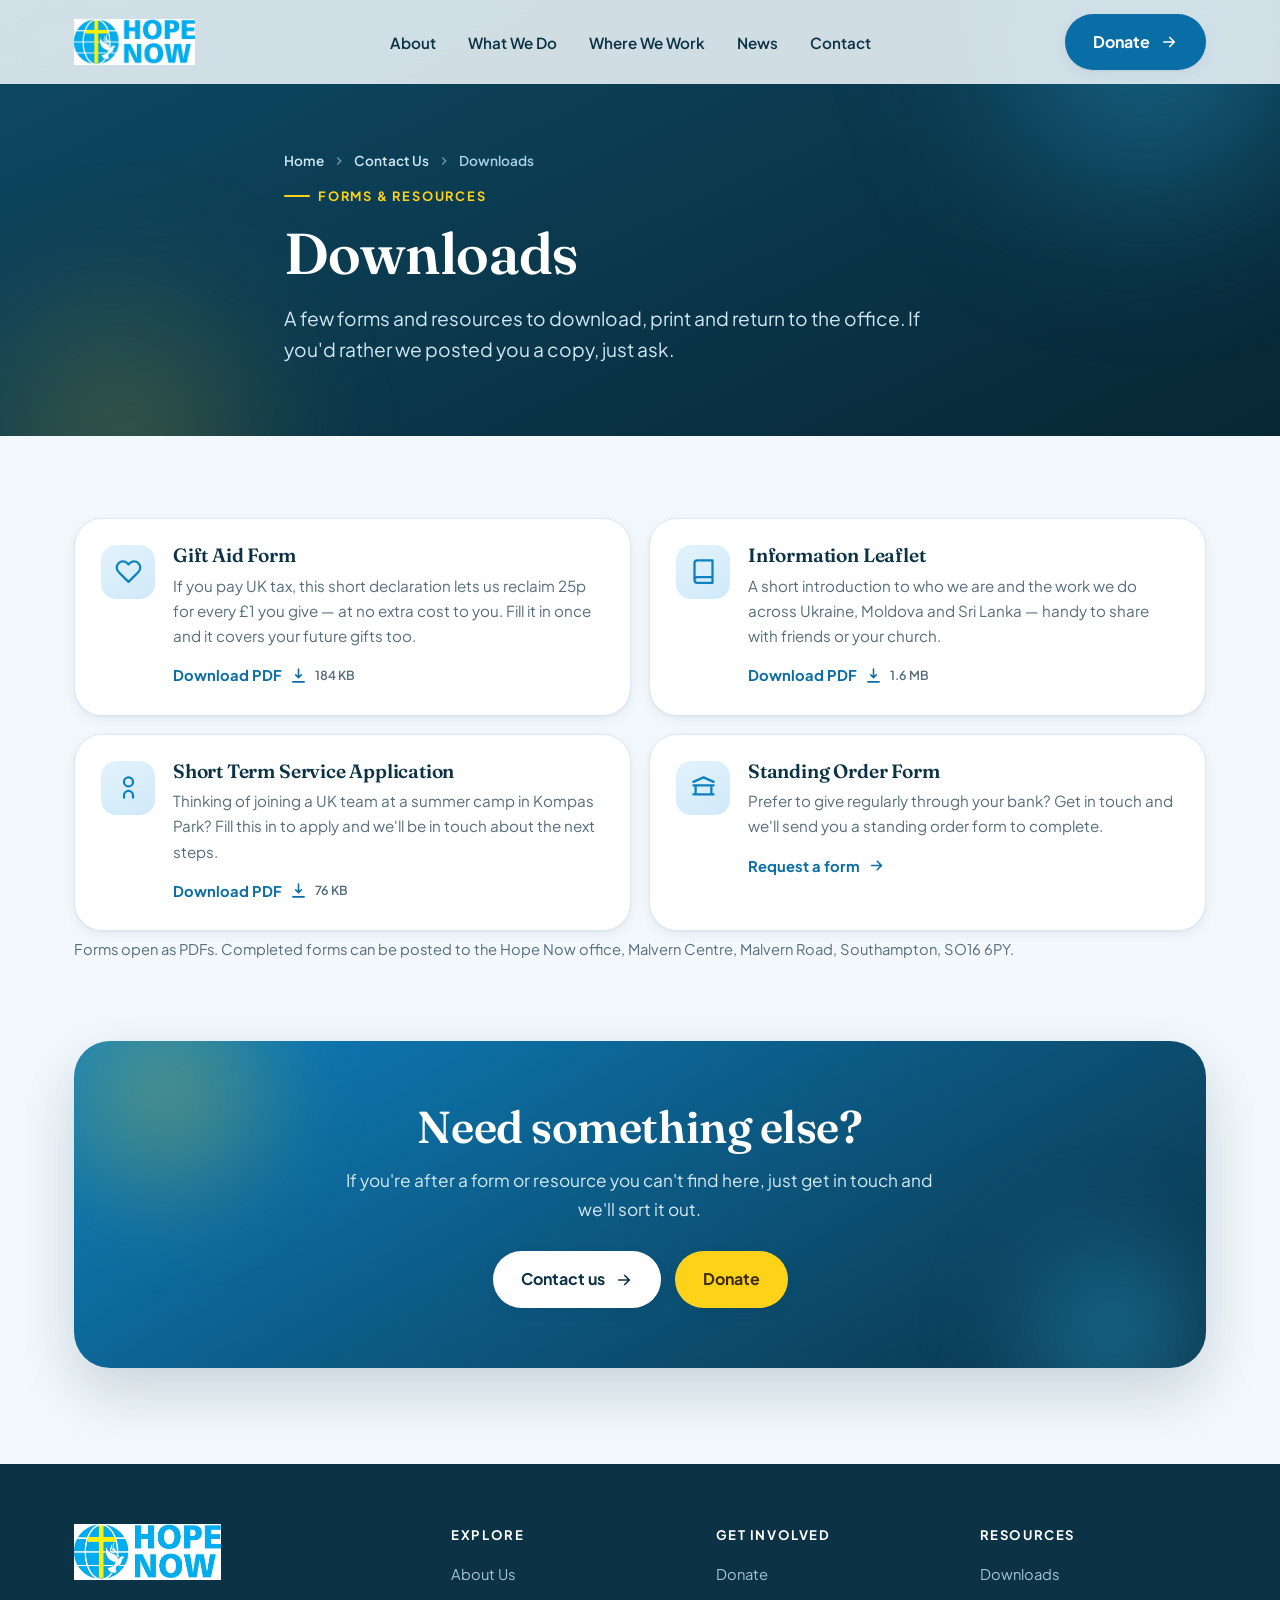
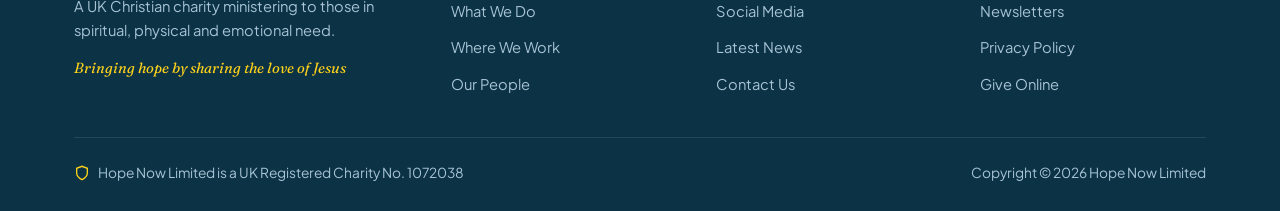
<file: downloads.html>
<!DOCTYPE html>
<html lang="en">
<head>
<meta charset="UTF-8" />
<meta name="viewport" content="width=device-width, initial-scale=1" />
<title>Downloads - Hope Now</title>
<meta name="description" content="Download Hope Now forms and resources: Gift Aid declaration, information leaflet, short-term service application and standing order form." />
<link rel="preconnect" href="https://fonts.googleapis.com" />
<link rel="preconnect" href="https://fonts.gstatic.com" crossorigin />
<link href="https://fonts.googleapis.com/css2?family=Fraunces:ital,opsz,wght@0,9..144,400;0,9..144,500;0,9..144,600;0,9..144,700;1,9..144,500&family=Plus+Jakarta+Sans:wght@400;500;600;700&display=swap" rel="stylesheet" />
<link rel="stylesheet" href="assets/theme.css" />
</head>
<body>
<a class="skip" href="#main">Skip to content</a>

<header id="hdr">
  <div class="wrap nav">
    <a class="brand" href="index.html" aria-label="Hope Now home">
      <img class="logo-img" src="assets/hope-now-logo.png" alt="Hope Now" width="1150" height="437" />
    </a>
    <nav class="menu" id="menu" aria-label="Primary">
      <a href="index.html#about">About</a>
      <a href="index.html#work">What We Do</a>
      <a href="index.html#reach">Where We Work</a>
      <a href="index.html#news">News</a>
      <a href="index.html#contact">Contact</a>
    </nav>
    <div class="nav-cta">
      <a class="btn" href="index.html#donate">Donate<svg class="ico" width="18" height="18" viewBox="0 0 24 24" fill="none" stroke="currentColor" stroke-width="2.2" stroke-linecap="round" stroke-linejoin="round"><path d="M5 12h14M13 6l6 6-6 6"/></svg></a>
      <button class="burger" id="burger" aria-label="Toggle menu" aria-expanded="false"><span></span><span></span><span></span></button>
    </div>
  </div>
</header>

<main id="main">

<section class="page-hero">
  <div class="wrap inner">
    <nav class="breadcrumb" aria-label="Breadcrumb">
      <a href="index.html">Home</a>
      <svg viewBox="0 0 24 24" fill="none" stroke="currentColor" stroke-width="2.5"><path d="m9 18 6-6-6-6"/></svg>
      <a href="index.html#contact">Contact Us</a>
      <svg viewBox="0 0 24 24" fill="none" stroke="currentColor" stroke-width="2.5"><path d="m9 18 6-6-6-6"/></svg>
      <span>Downloads</span>
    </nav>
    <span class="eyebrow">Forms &amp; Resources</span>
    <h1>Downloads</h1>
    <p class="standfirst">A few forms and resources to download, print and return to the office. If you'd rather we posted you a copy, just ask.</p>
  </div>
</section>

<section class="article">
  <div class="wrap">
    <div class="dl-grid">
      <div class="dl-card reveal">
        <span class="ic" aria-hidden="true"><svg viewBox="0 0 24 24" fill="none" stroke="currentColor" stroke-width="2" stroke-linecap="round" stroke-linejoin="round"><path d="M20.84 4.61a5.5 5.5 0 0 0-7.78 0L12 5.67l-1.06-1.06a5.5 5.5 0 1 0-7.78 7.78L12 21.23l8.84-8.84a5.5 5.5 0 0 0 0-7.78Z"/></svg></span>
        <div>
          <h3>Gift Aid Form</h3>
          <p>If you pay UK tax, this short declaration lets us reclaim 25p for every &pound;1 you give &mdash; at no extra cost to you. Fill it in once and it covers your future gifts too.</p>
          <a class="dlbtn" href="assets/downloads/giftaidform.pdf" target="_blank" rel="noopener" download>Download PDF<svg viewBox="0 0 24 24" fill="none" stroke="currentColor" stroke-width="2.2" stroke-linecap="round" stroke-linejoin="round"><path d="M12 3v12m0 0 4-4m-4 4-4-4M4 21h16"/></svg><span class="meta">184 KB</span></a>
        </div>
      </div>

      <div class="dl-card reveal" data-delay="1">
        <span class="ic" aria-hidden="true"><svg viewBox="0 0 24 24" fill="none" stroke="currentColor" stroke-width="2" stroke-linecap="round" stroke-linejoin="round"><path d="M4 19.5A2.5 2.5 0 0 1 6.5 17H20M6.5 2H20v20H6.5A2.5 2.5 0 0 1 4 19.5v-15A2.5 2.5 0 0 1 6.5 2Z"/></svg></span>
        <div>
          <h3>Information Leaflet</h3>
          <p>A short introduction to who we are and the work we do across Ukraine, Moldova and Sri Lanka &mdash; handy to share with friends or your church.</p>
          <a class="dlbtn" href="assets/downloads/hopenow-leaflet.pdf" target="_blank" rel="noopener" download>Download PDF<svg viewBox="0 0 24 24" fill="none" stroke="currentColor" stroke-width="2.2" stroke-linecap="round" stroke-linejoin="round"><path d="M12 3v12m0 0 4-4m-4 4-4-4M4 21h16"/></svg><span class="meta">1.6 MB</span></a>
        </div>
      </div>

      <div class="dl-card reveal">
        <span class="ic" aria-hidden="true"><svg viewBox="0 0 24 24" fill="none" stroke="currentColor" stroke-width="2" stroke-linecap="round" stroke-linejoin="round"><path d="M16 21v-2a4 4 0 0 0-8 0v2M12 3a4 4 0 1 1 0 8 4 4 0 0 1 0-8Z"/></svg></span>
        <div>
          <h3>Short Term Service Application</h3>
          <p>Thinking of joining a UK team at a summer camp in Kompas Park? Fill this in to apply and we'll be in touch about the next steps.</p>
          <a class="dlbtn" href="assets/downloads/short-term-service-application.pdf" target="_blank" rel="noopener" download>Download PDF<svg viewBox="0 0 24 24" fill="none" stroke="currentColor" stroke-width="2.2" stroke-linecap="round" stroke-linejoin="round"><path d="M12 3v12m0 0 4-4m-4 4-4-4M4 21h16"/></svg><span class="meta">76 KB</span></a>
        </div>
      </div>

      <div class="dl-card reveal" data-delay="1">
        <span class="ic" aria-hidden="true"><svg viewBox="0 0 24 24" fill="none" stroke="currentColor" stroke-width="2" stroke-linecap="round" stroke-linejoin="round"><path d="M3 10h18M3 7l9-4 9 4M5 10v8m14-8v8M3 18h18"/></svg></span>
        <div>
          <h3>Standing Order Form</h3>
          <p>Prefer to give regularly through your bank? Get in touch and we'll send you a standing order form to complete.</p>
          <a class="dlbtn" href="index.html#contact">Request a form<svg viewBox="0 0 24 24" fill="none" stroke="currentColor" stroke-width="2.2" stroke-linecap="round" stroke-linejoin="round"><path d="M5 12h14M13 6l6 6-6 6"/></svg></a>
        </div>
      </div>
    </div>
    <p class="nl-note reveal">Forms open as PDFs. Completed forms can be posted to the Hope Now office, Malvern Centre, Malvern Road, Southampton, SO16 6PY.</p>
  </div>
</section>

<section class="final-cta">
  <div class="wrap">
    <div class="cta-box reveal">
      <h2>Need something else?</h2>
      <p>If you're after a form or resource you can't find here, just get in touch and we'll sort it out.</p>
      <div class="cta-actions">
        <a class="btn btn--light" href="index.html#contact">Contact us<svg class="ico" width="18" height="18" viewBox="0 0 24 24" fill="none" stroke="currentColor" stroke-width="2.2" stroke-linecap="round"><path d="M5 12h14M13 6l6 6-6 6"/></svg></a>
        <a class="btn btn--gold" href="index.html#donate">Donate</a>
      </div>
    </div>
  </div>
</section>
</main>

<footer>
  <div class="wrap">
    <div class="foot-grid">
      <div class="foot-brand">
        <a class="brand" href="index.html" aria-label="Hope Now home"><img class="logo-img" src="assets/hope-now-logo.png" alt="Hope Now" width="1150" height="437" /></a>
        <p>A UK Christian charity ministering to those in spiritual, physical and emotional need.</p>
        <p class="foot-verse">Bringing hope by sharing the love of Jesus</p>
      </div>
      <div><h5>Explore</h5><ul>
        <li><a href="index.html#about">About Us</a></li>
        <li><a href="index.html#work">What We Do</a></li>
        <li><a href="index.html#reach">Where We Work</a></li>
        <li><a href="index.html#team">Our People</a></li>
      </ul></div>
      <div><h5>Get involved</h5><ul>
        <li><a href="index.html#donate">Donate</a></li>
        <li><a href="social-media.html">Social Media</a></li>
        <li><a href="index.html#news">Latest News</a></li>
        <li><a href="index.html#contact">Contact Us</a></li>
      </ul></div>
      <div><h5>Resources</h5><ul>
        <li><a href="downloads.html">Downloads</a></li>
        <li><a href="newsletters.html">Newsletters</a></li>
        <li><a href="privacy-policy.html">Privacy Policy</a></li>
        <li><a href="https://www.give.net/HopeNow/oneoff" target="_blank" rel="noopener">Give Online</a></li>
      </ul></div>
    </div>
    <div class="foot-bottom">
      <span class="reg"><svg viewBox="0 0 24 24" fill="none" stroke="currentColor" stroke-width="2"><path d="M12 22s8-4 8-10V5l-8-3-8 3v7c0 6 8 10 8 10Z"/></svg>Hope Now Limited is a UK Registered Charity No. 1072038</span>
      <span>Copyright &copy; 2026 Hope Now Limited</span>
    </div>
  </div>
</footer>

<script>
  const hdr=document.getElementById('hdr');
  const onScroll=()=>hdr.classList.toggle('scrolled',window.scrollY>30);
  onScroll();window.addEventListener('scroll',onScroll,{passive:true});
  const burger=document.getElementById('burger'),menu=document.getElementById('menu');
  burger.addEventListener('click',()=>{const o=menu.classList.toggle('mobile');burger.classList.toggle('open',o);burger.setAttribute('aria-expanded',o);});
  menu.querySelectorAll('a').forEach(a=>a.addEventListener('click',()=>{menu.classList.remove('mobile');burger.classList.remove('open');}));
  const io=new IntersectionObserver((es)=>{es.forEach(e=>{if(e.isIntersecting){e.target.classList.add('in');io.unobserve(e.target);}});},{threshold:.12});
  document.querySelectorAll('.reveal').forEach(el=>io.observe(el));
</script>
</body>
</html>
</file>
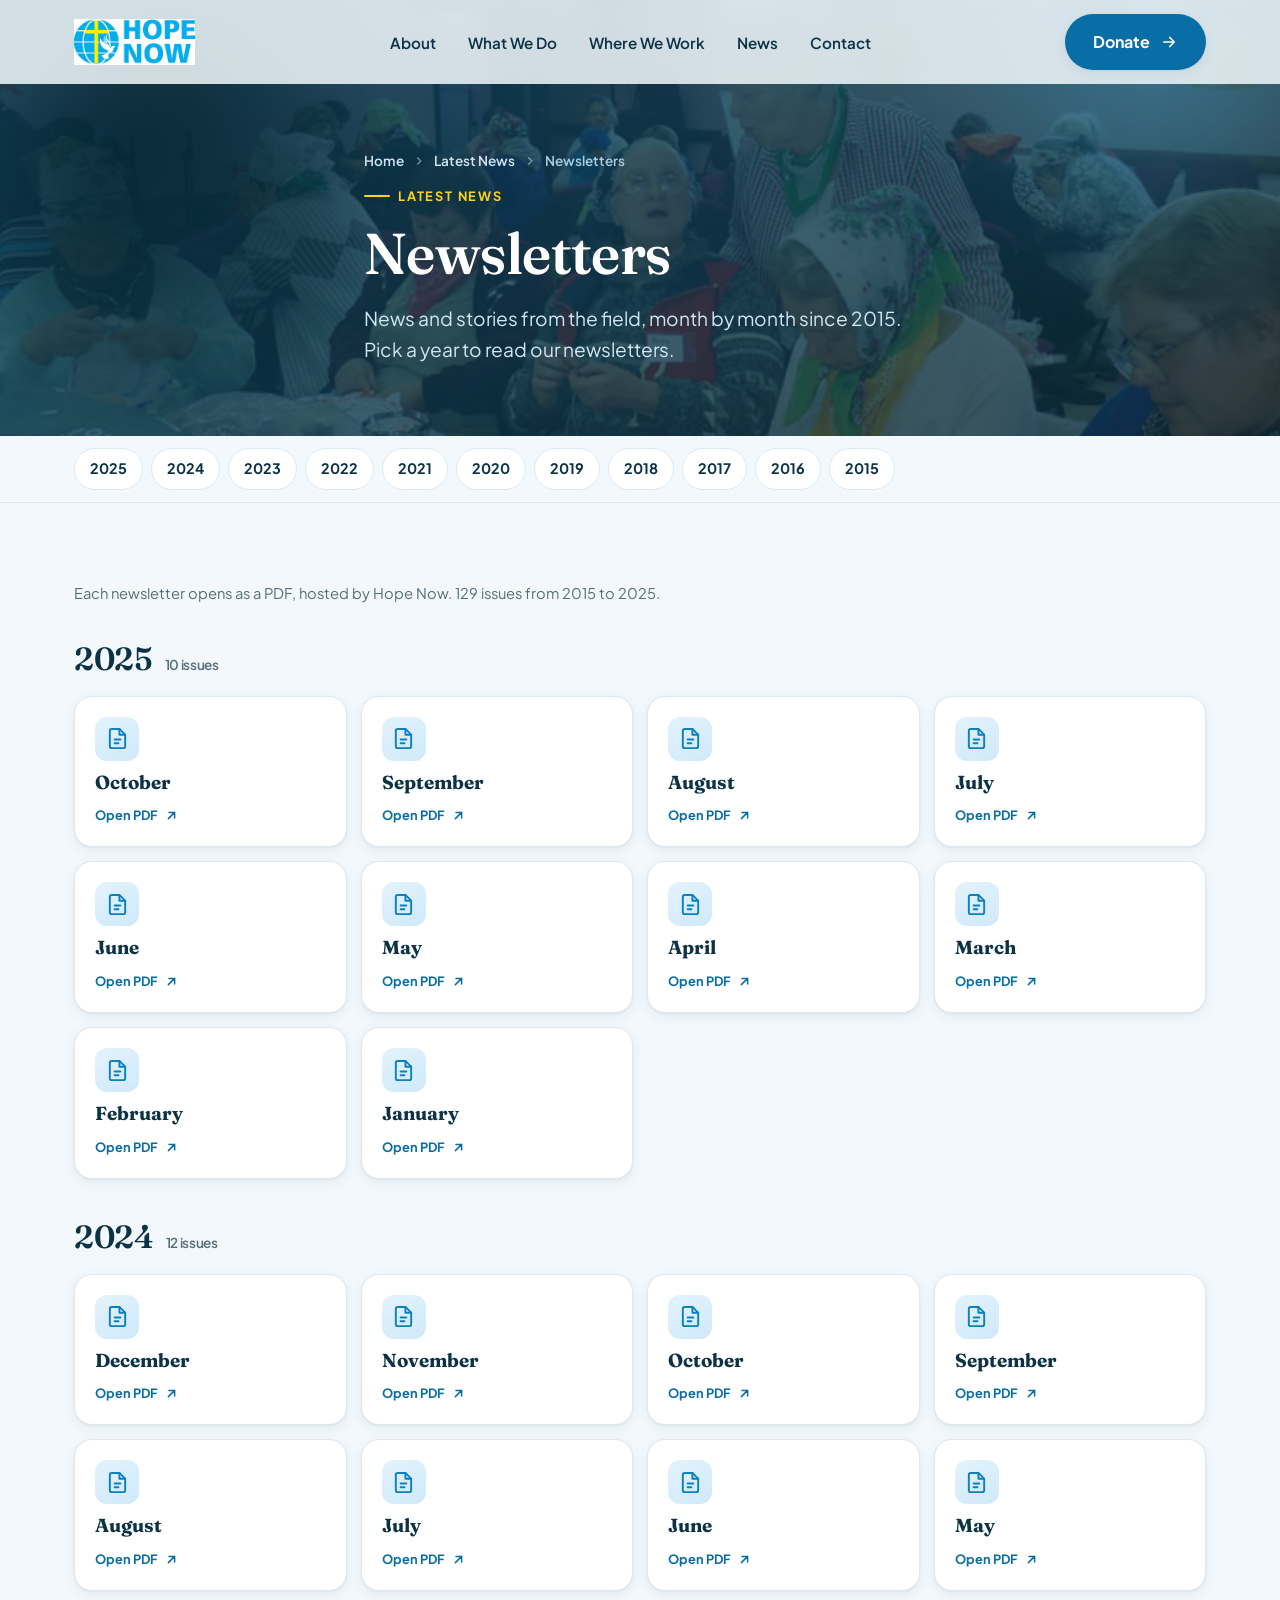
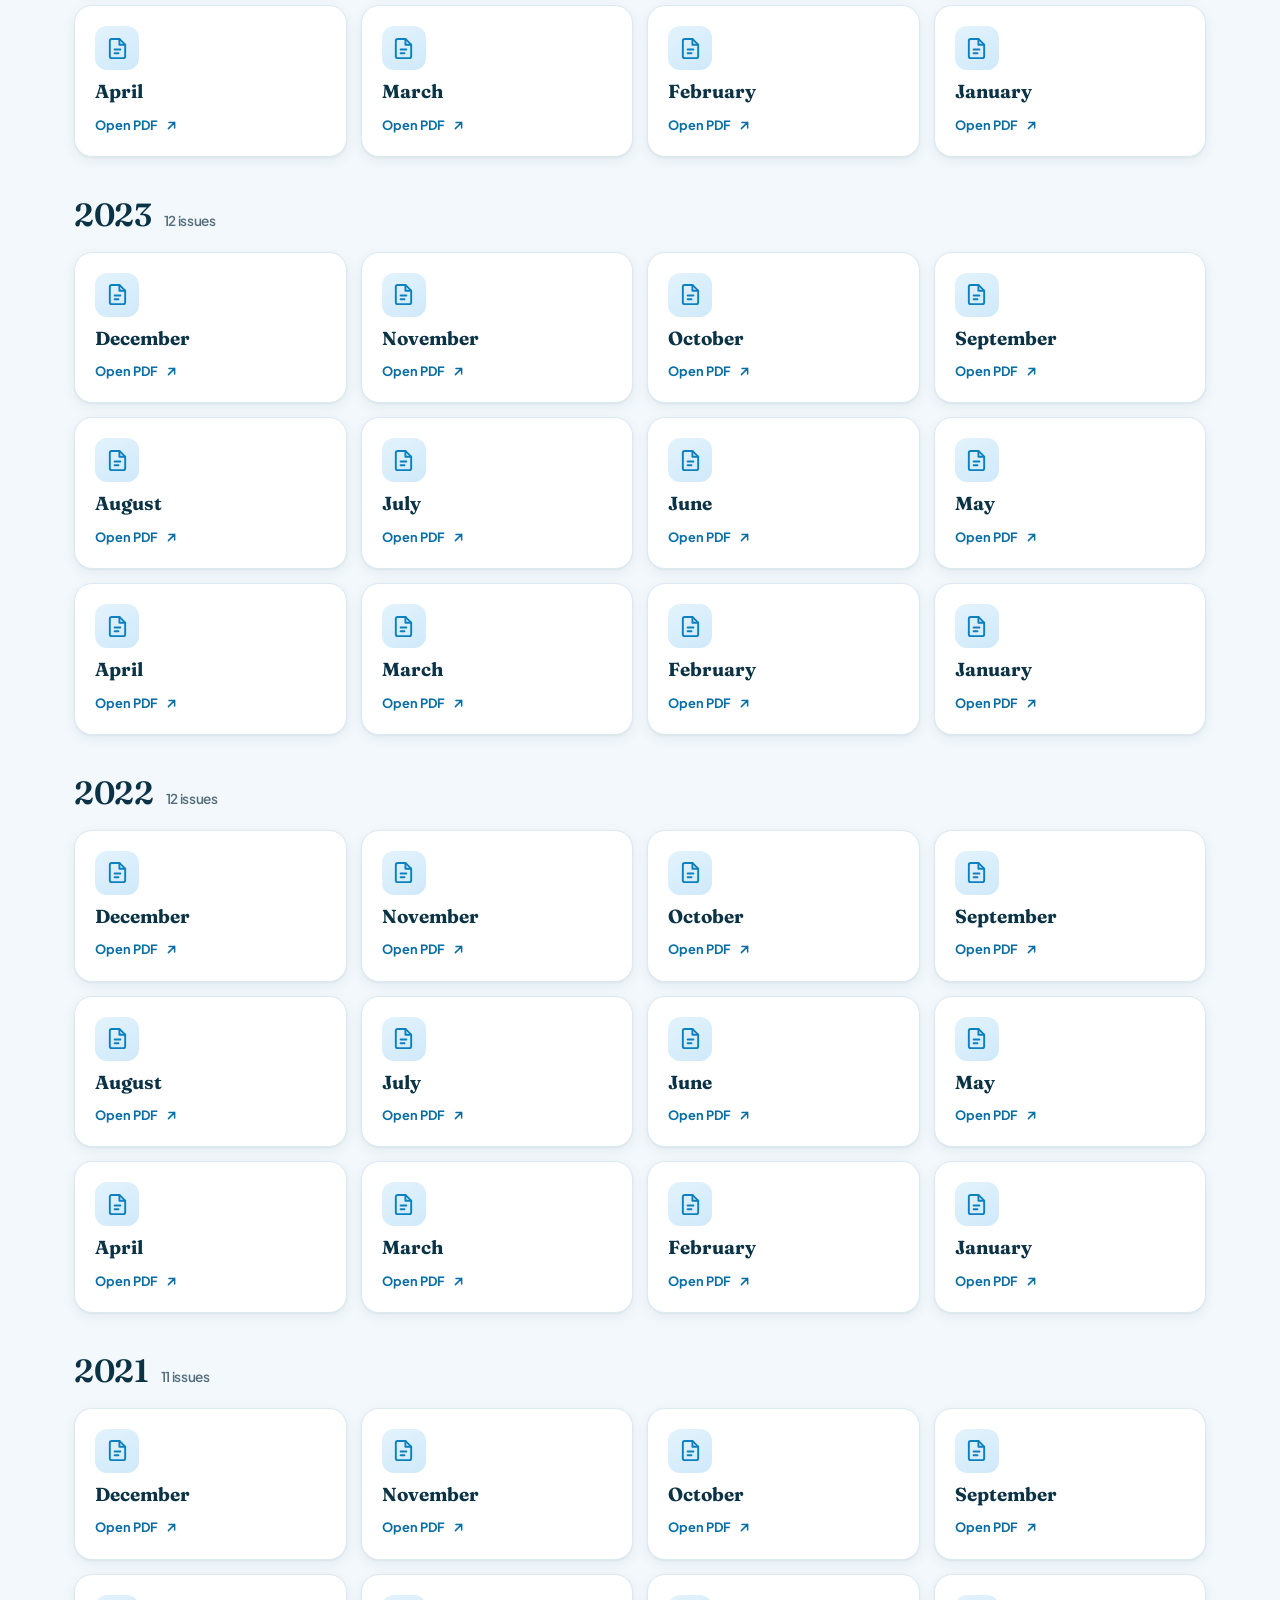
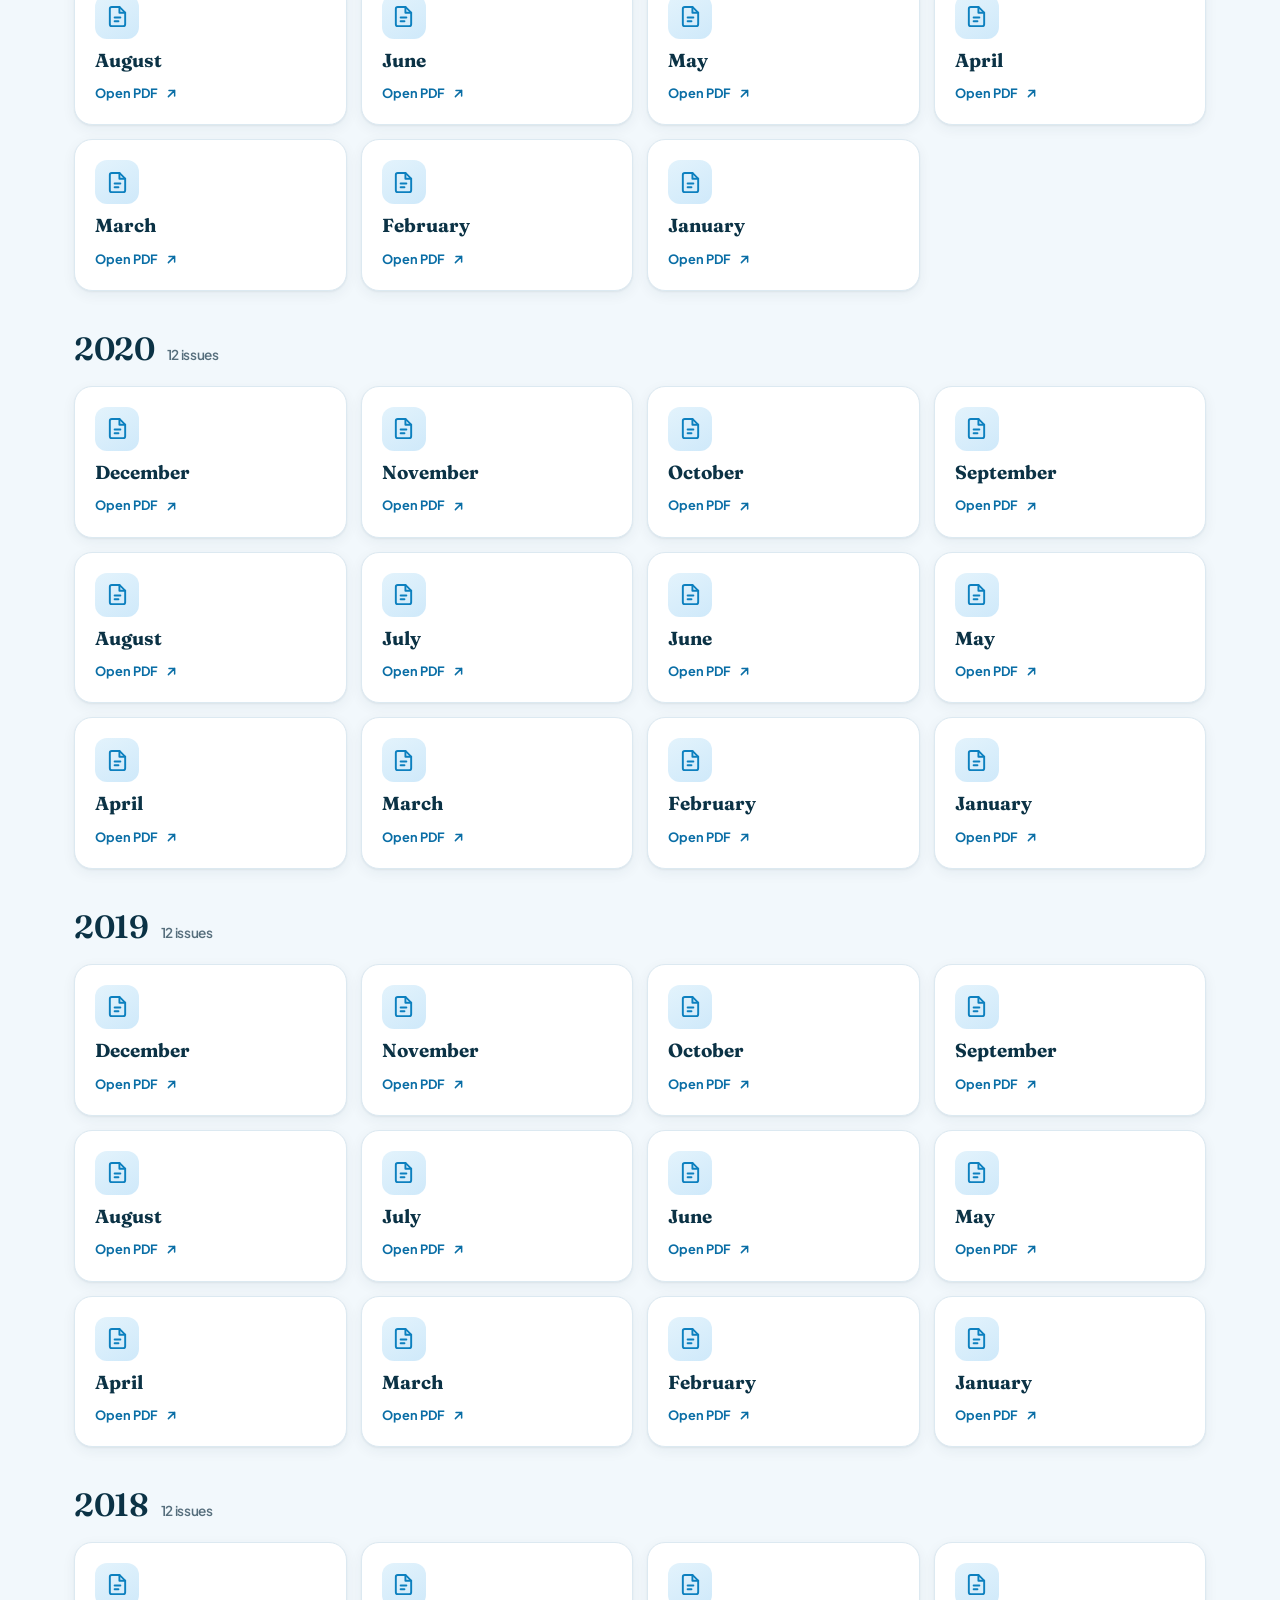
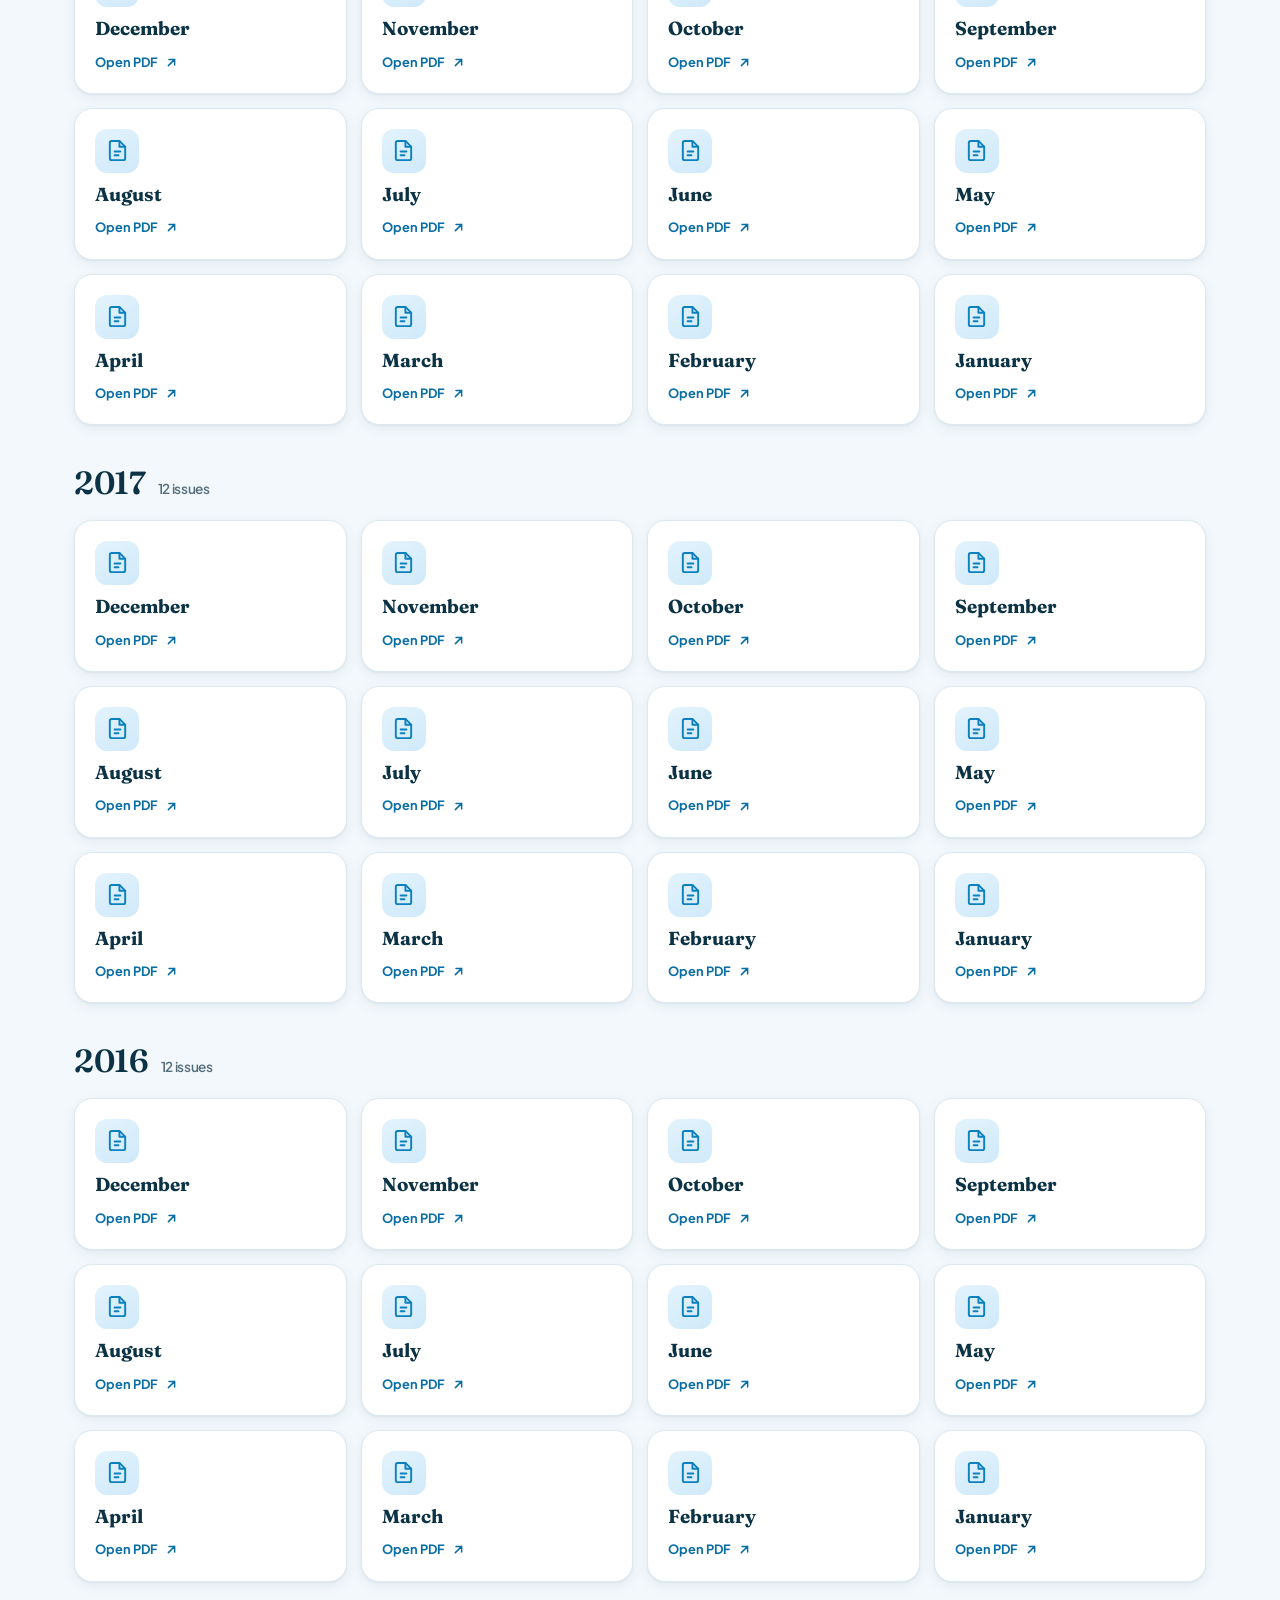
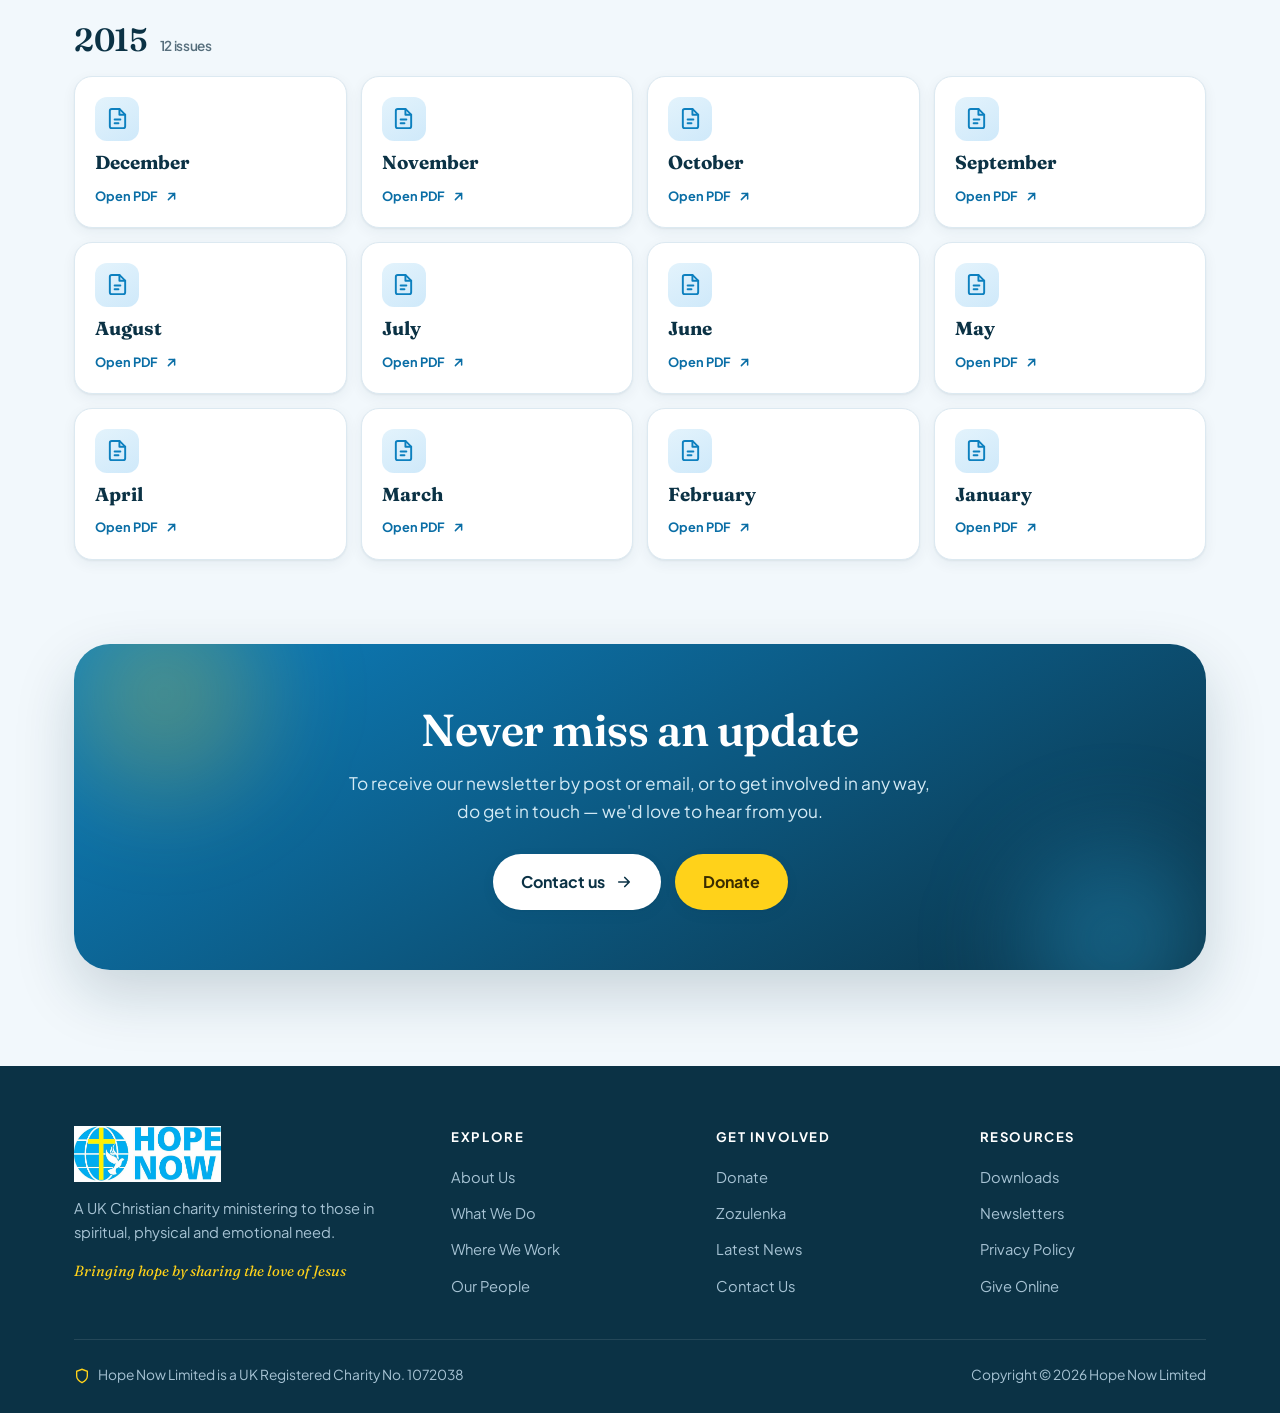
<file: newsletters.html>
<!DOCTYPE html>
<html lang="en">
<head>
<meta charset="UTF-8" />
<meta name="viewport" content="width=device-width, initial-scale=1" />
<title>Newsletters - Hope Now</title>
<meta name="description" content="Read Hope Now's monthly newsletters from 2015 to today - news and stories from our work in Ukraine, Moldova and Sri Lanka." />
<link rel="preconnect" href="https://fonts.googleapis.com" />
<link rel="preconnect" href="https://fonts.gstatic.com" crossorigin />
<link href="https://fonts.googleapis.com/css2?family=Fraunces:ital,opsz,wght@0,9..144,400;0,9..144,500;0,9..144,600;0,9..144,700;1,9..144,500&family=Plus+Jakarta+Sans:wght@400;500;600;700&display=swap" rel="stylesheet" />
<link rel="stylesheet" href="assets/theme.css" />
</head>
<body>
<a class="skip" href="#main">Skip to content</a>

<header id="hdr">
  <div class="wrap nav">
    <a class="brand" href="index.html" aria-label="Hope Now home">
      <img class="logo-img" src="assets/hope-now-logo.png" alt="Hope Now" width="1150" height="437" />
    </a>
    <nav class="menu" id="menu" aria-label="Primary">
      <a href="index.html#about">About</a>
      <a href="index.html#work">What We Do</a>
      <a href="index.html#reach">Where We Work</a>
      <a href="index.html#news">News</a>
      <a href="index.html#contact">Contact</a>
    </nav>
    <div class="nav-cta">
      <a class="btn" href="index.html#donate">Donate<svg class="ico" width="18" height="18" viewBox="0 0 24 24" fill="none" stroke="currentColor" stroke-width="2.2" stroke-linecap="round" stroke-linejoin="round"><path d="M5 12h14M13 6l6 6-6 6"/></svg></a>
      <button class="burger" id="burger" aria-label="Toggle menu" aria-expanded="false"><span></span><span></span><span></span></button>
    </div>
  </div>
</header>

<main id="main">

<section class="page-hero has-photo">
  <div class="hero-photo" aria-hidden="true"><img src="assets/images/home-summer-camp.jpg" alt="" /></div>
  <div class="wrap inner">
    <nav class="breadcrumb" aria-label="Breadcrumb">
      <a href="index.html">Home</a>
      <svg viewBox="0 0 24 24" fill="none" stroke="currentColor" stroke-width="2.5"><path d="m9 18 6-6-6-6"/></svg>
      <a href="index.html#news">Latest News</a>
      <svg viewBox="0 0 24 24" fill="none" stroke="currentColor" stroke-width="2.5"><path d="m9 18 6-6-6-6"/></svg>
      <span>Newsletters</span>
    </nav>
    <span class="eyebrow">Latest News</span>
    <h1>Newsletters</h1>
    <p class="standfirst">News and stories from the field, month by month since 2015. Pick a year to read our newsletters.</p>
  </div>
</section>

<nav class="nl-yearnav" aria-label="Jump to year">
  <div class="wrap bar"><a href="#y2025">2025</a><a href="#y2024">2024</a><a href="#y2023">2023</a><a href="#y2022">2022</a><a href="#y2021">2021</a><a href="#y2020">2020</a><a href="#y2019">2019</a><a href="#y2018">2018</a><a href="#y2017">2017</a><a href="#y2016">2016</a><a href="#y2015">2015</a></div>
</nav>

<section class="article">
  <div class="wrap">
    <p class="nl-note reveal">Each newsletter opens as a PDF, hosted by Hope Now. 129 issues from 2015 to 2025.</p>

    <div class="nl-year reveal" id="y2025">
      <h2>2025 <span class="count">10 issues</span></h2>
      <div class="nl-grid">
        <a class="nl-card" href="https://hopenow.org.uk/wp-content/uploads/2025/10/FINAL-October-2025-for-printing-002.pdf" target="_blank" rel="noopener" aria-label="October 2025 newsletter (PDF, opens in a new tab)">
          <span class="ic" aria-hidden="true"><svg viewBox="0 0 24 24" fill="none" stroke="currentColor" stroke-width="2" stroke-linecap="round" stroke-linejoin="round"><path d="M14 2H6a2 2 0 0 0-2 2v16a2 2 0 0 0 2 2h12a2 2 0 0 0 2-2V8z"/><path d="M14 2v6h6"/><path d="M9 13h6M9 17h4"/></svg></span>
          <b>October</b>
          <span class="open">Open PDF <svg viewBox="0 0 24 24" fill="none" stroke="currentColor" stroke-width="2.4" stroke-linecap="round" stroke-linejoin="round"><path d="M7 17 17 7M17 7H8M17 7v9"/></svg></span>
        </a>
        <a class="nl-card" href="https://hopenow.org.uk/wp-content/uploads/2025/10/Second-Draft-September-2025.pdf" target="_blank" rel="noopener" aria-label="September 2025 newsletter (PDF, opens in a new tab)">
          <span class="ic" aria-hidden="true"><svg viewBox="0 0 24 24" fill="none" stroke="currentColor" stroke-width="2" stroke-linecap="round" stroke-linejoin="round"><path d="M14 2H6a2 2 0 0 0-2 2v16a2 2 0 0 0 2 2h12a2 2 0 0 0 2-2V8z"/><path d="M14 2v6h6"/><path d="M9 13h6M9 17h4"/></svg></span>
          <b>September</b>
          <span class="open">Open PDF <svg viewBox="0 0 24 24" fill="none" stroke="currentColor" stroke-width="2.4" stroke-linecap="round" stroke-linejoin="round"><path d="M7 17 17 7M17 7H8M17 7v9"/></svg></span>
        </a>
        <a class="nl-card" href="https://hopenow.org.uk/wp-content/uploads/2025/08/Second-Draft-August-2025.pdf" target="_blank" rel="noopener" aria-label="August 2025 newsletter (PDF, opens in a new tab)">
          <span class="ic" aria-hidden="true"><svg viewBox="0 0 24 24" fill="none" stroke="currentColor" stroke-width="2" stroke-linecap="round" stroke-linejoin="round"><path d="M14 2H6a2 2 0 0 0-2 2v16a2 2 0 0 0 2 2h12a2 2 0 0 0 2-2V8z"/><path d="M14 2v6h6"/><path d="M9 13h6M9 17h4"/></svg></span>
          <b>August</b>
          <span class="open">Open PDF <svg viewBox="0 0 24 24" fill="none" stroke="currentColor" stroke-width="2.4" stroke-linecap="round" stroke-linejoin="round"><path d="M7 17 17 7M17 7H8M17 7v9"/></svg></span>
        </a>
        <a class="nl-card" href="https://hopenow.org.uk/wp-content/uploads/2025/08/Second-Draft-July-2025.pdf" target="_blank" rel="noopener" aria-label="July 2025 newsletter (PDF, opens in a new tab)">
          <span class="ic" aria-hidden="true"><svg viewBox="0 0 24 24" fill="none" stroke="currentColor" stroke-width="2" stroke-linecap="round" stroke-linejoin="round"><path d="M14 2H6a2 2 0 0 0-2 2v16a2 2 0 0 0 2 2h12a2 2 0 0 0 2-2V8z"/><path d="M14 2v6h6"/><path d="M9 13h6M9 17h4"/></svg></span>
          <b>July</b>
          <span class="open">Open PDF <svg viewBox="0 0 24 24" fill="none" stroke="currentColor" stroke-width="2.4" stroke-linecap="round" stroke-linejoin="round"><path d="M7 17 17 7M17 7H8M17 7v9"/></svg></span>
        </a>
        <a class="nl-card" href="https://hopenow.org.uk/wp-content/uploads/2025/08/Third-Draft-June-2025.pdf" target="_blank" rel="noopener" aria-label="June 2025 newsletter (PDF, opens in a new tab)">
          <span class="ic" aria-hidden="true"><svg viewBox="0 0 24 24" fill="none" stroke="currentColor" stroke-width="2" stroke-linecap="round" stroke-linejoin="round"><path d="M14 2H6a2 2 0 0 0-2 2v16a2 2 0 0 0 2 2h12a2 2 0 0 0 2-2V8z"/><path d="M14 2v6h6"/><path d="M9 13h6M9 17h4"/></svg></span>
          <b>June</b>
          <span class="open">Open PDF <svg viewBox="0 0 24 24" fill="none" stroke="currentColor" stroke-width="2.4" stroke-linecap="round" stroke-linejoin="round"><path d="M7 17 17 7M17 7H8M17 7v9"/></svg></span>
        </a>
        <a class="nl-card" href="https://hopenow.org.uk/wp-content/uploads/2025/08/Fourth-Draft-May-2025.pdf" target="_blank" rel="noopener" aria-label="May 2025 newsletter (PDF, opens in a new tab)">
          <span class="ic" aria-hidden="true"><svg viewBox="0 0 24 24" fill="none" stroke="currentColor" stroke-width="2" stroke-linecap="round" stroke-linejoin="round"><path d="M14 2H6a2 2 0 0 0-2 2v16a2 2 0 0 0 2 2h12a2 2 0 0 0 2-2V8z"/><path d="M14 2v6h6"/><path d="M9 13h6M9 17h4"/></svg></span>
          <b>May</b>
          <span class="open">Open PDF <svg viewBox="0 0 24 24" fill="none" stroke="currentColor" stroke-width="2.4" stroke-linecap="round" stroke-linejoin="round"><path d="M7 17 17 7M17 7H8M17 7v9"/></svg></span>
        </a>
        <a class="nl-card" href="https://hopenow.org.uk/wp-content/uploads/2025/05/Third-Draft-April-2025.pdf" target="_blank" rel="noopener" aria-label="April 2025 newsletter (PDF, opens in a new tab)">
          <span class="ic" aria-hidden="true"><svg viewBox="0 0 24 24" fill="none" stroke="currentColor" stroke-width="2" stroke-linecap="round" stroke-linejoin="round"><path d="M14 2H6a2 2 0 0 0-2 2v16a2 2 0 0 0 2 2h12a2 2 0 0 0 2-2V8z"/><path d="M14 2v6h6"/><path d="M9 13h6M9 17h4"/></svg></span>
          <b>April</b>
          <span class="open">Open PDF <svg viewBox="0 0 24 24" fill="none" stroke="currentColor" stroke-width="2.4" stroke-linecap="round" stroke-linejoin="round"><path d="M7 17 17 7M17 7H8M17 7v9"/></svg></span>
        </a>
        <a class="nl-card" href="https://hopenow.org.uk/wp-content/uploads/2025/03/Sixth-Draft-March-2025.pdf" target="_blank" rel="noopener" aria-label="March 2025 newsletter (PDF, opens in a new tab)">
          <span class="ic" aria-hidden="true"><svg viewBox="0 0 24 24" fill="none" stroke="currentColor" stroke-width="2" stroke-linecap="round" stroke-linejoin="round"><path d="M14 2H6a2 2 0 0 0-2 2v16a2 2 0 0 0 2 2h12a2 2 0 0 0 2-2V8z"/><path d="M14 2v6h6"/><path d="M9 13h6M9 17h4"/></svg></span>
          <b>March</b>
          <span class="open">Open PDF <svg viewBox="0 0 24 24" fill="none" stroke="currentColor" stroke-width="2.4" stroke-linecap="round" stroke-linejoin="round"><path d="M7 17 17 7M17 7H8M17 7v9"/></svg></span>
        </a>
        <a class="nl-card" href="https://hopenow.org.uk/wp-content/uploads/2025/03/Third-draft-February-2025-newsletter-for-printing.pdf" target="_blank" rel="noopener" aria-label="February 2025 newsletter (PDF, opens in a new tab)">
          <span class="ic" aria-hidden="true"><svg viewBox="0 0 24 24" fill="none" stroke="currentColor" stroke-width="2" stroke-linecap="round" stroke-linejoin="round"><path d="M14 2H6a2 2 0 0 0-2 2v16a2 2 0 0 0 2 2h12a2 2 0 0 0 2-2V8z"/><path d="M14 2v6h6"/><path d="M9 13h6M9 17h4"/></svg></span>
          <b>February</b>
          <span class="open">Open PDF <svg viewBox="0 0 24 24" fill="none" stroke="currentColor" stroke-width="2.4" stroke-linecap="round" stroke-linejoin="round"><path d="M7 17 17 7M17 7H8M17 7v9"/></svg></span>
        </a>
        <a class="nl-card" href="https://hopenow.org.uk/wp-content/uploads/2025/03/January-2025.pdf" target="_blank" rel="noopener" aria-label="January 2025 newsletter (PDF, opens in a new tab)">
          <span class="ic" aria-hidden="true"><svg viewBox="0 0 24 24" fill="none" stroke="currentColor" stroke-width="2" stroke-linecap="round" stroke-linejoin="round"><path d="M14 2H6a2 2 0 0 0-2 2v16a2 2 0 0 0 2 2h12a2 2 0 0 0 2-2V8z"/><path d="M14 2v6h6"/><path d="M9 13h6M9 17h4"/></svg></span>
          <b>January</b>
          <span class="open">Open PDF <svg viewBox="0 0 24 24" fill="none" stroke="currentColor" stroke-width="2.4" stroke-linecap="round" stroke-linejoin="round"><path d="M7 17 17 7M17 7H8M17 7v9"/></svg></span>
        </a>
      </div>
    </div>
    <div class="nl-year reveal" id="y2024">
      <h2>2024 <span class="count">12 issues</span></h2>
      <div class="nl-grid">
        <a class="nl-card" href="https://hopenow.org.uk/wp-content/uploads/2025/01/December-2024.pdf" target="_blank" rel="noopener" aria-label="December 2024 newsletter (PDF, opens in a new tab)">
          <span class="ic" aria-hidden="true"><svg viewBox="0 0 24 24" fill="none" stroke="currentColor" stroke-width="2" stroke-linecap="round" stroke-linejoin="round"><path d="M14 2H6a2 2 0 0 0-2 2v16a2 2 0 0 0 2 2h12a2 2 0 0 0 2-2V8z"/><path d="M14 2v6h6"/><path d="M9 13h6M9 17h4"/></svg></span>
          <b>December</b>
          <span class="open">Open PDF <svg viewBox="0 0 24 24" fill="none" stroke="currentColor" stroke-width="2.4" stroke-linecap="round" stroke-linejoin="round"><path d="M7 17 17 7M17 7H8M17 7v9"/></svg></span>
        </a>
        <a class="nl-card" href="https://hopenow.org.uk/wp-content/uploads/2025/01/November-2024.pdf" target="_blank" rel="noopener" aria-label="November 2024 newsletter (PDF, opens in a new tab)">
          <span class="ic" aria-hidden="true"><svg viewBox="0 0 24 24" fill="none" stroke="currentColor" stroke-width="2" stroke-linecap="round" stroke-linejoin="round"><path d="M14 2H6a2 2 0 0 0-2 2v16a2 2 0 0 0 2 2h12a2 2 0 0 0 2-2V8z"/><path d="M14 2v6h6"/><path d="M9 13h6M9 17h4"/></svg></span>
          <b>November</b>
          <span class="open">Open PDF <svg viewBox="0 0 24 24" fill="none" stroke="currentColor" stroke-width="2.4" stroke-linecap="round" stroke-linejoin="round"><path d="M7 17 17 7M17 7H8M17 7v9"/></svg></span>
        </a>
        <a class="nl-card" href="https://hopenow.org.uk/wp-content/uploads/2025/01/October-2024.pdf" target="_blank" rel="noopener" aria-label="October 2024 newsletter (PDF, opens in a new tab)">
          <span class="ic" aria-hidden="true"><svg viewBox="0 0 24 24" fill="none" stroke="currentColor" stroke-width="2" stroke-linecap="round" stroke-linejoin="round"><path d="M14 2H6a2 2 0 0 0-2 2v16a2 2 0 0 0 2 2h12a2 2 0 0 0 2-2V8z"/><path d="M14 2v6h6"/><path d="M9 13h6M9 17h4"/></svg></span>
          <b>October</b>
          <span class="open">Open PDF <svg viewBox="0 0 24 24" fill="none" stroke="currentColor" stroke-width="2.4" stroke-linecap="round" stroke-linejoin="round"><path d="M7 17 17 7M17 7H8M17 7v9"/></svg></span>
        </a>
        <a class="nl-card" href="https://hopenow.org.uk/wp-content/uploads/2024/08/Fourth-Draft-September-2024.pdf" target="_blank" rel="noopener" aria-label="September 2024 newsletter (PDF, opens in a new tab)">
          <span class="ic" aria-hidden="true"><svg viewBox="0 0 24 24" fill="none" stroke="currentColor" stroke-width="2" stroke-linecap="round" stroke-linejoin="round"><path d="M14 2H6a2 2 0 0 0-2 2v16a2 2 0 0 0 2 2h12a2 2 0 0 0 2-2V8z"/><path d="M14 2v6h6"/><path d="M9 13h6M9 17h4"/></svg></span>
          <b>September</b>
          <span class="open">Open PDF <svg viewBox="0 0 24 24" fill="none" stroke="currentColor" stroke-width="2.4" stroke-linecap="round" stroke-linejoin="round"><path d="M7 17 17 7M17 7H8M17 7v9"/></svg></span>
        </a>
        <a class="nl-card" href="https://hopenow.org.uk/wp-content/uploads/2024/08/August-2024.pdf" target="_blank" rel="noopener" aria-label="August 2024 newsletter (PDF, opens in a new tab)">
          <span class="ic" aria-hidden="true"><svg viewBox="0 0 24 24" fill="none" stroke="currentColor" stroke-width="2" stroke-linecap="round" stroke-linejoin="round"><path d="M14 2H6a2 2 0 0 0-2 2v16a2 2 0 0 0 2 2h12a2 2 0 0 0 2-2V8z"/><path d="M14 2v6h6"/><path d="M9 13h6M9 17h4"/></svg></span>
          <b>August</b>
          <span class="open">Open PDF <svg viewBox="0 0 24 24" fill="none" stroke="currentColor" stroke-width="2.4" stroke-linecap="round" stroke-linejoin="round"><path d="M7 17 17 7M17 7H8M17 7v9"/></svg></span>
        </a>
        <a class="nl-card" href="https://hopenow.org.uk/wp-content/uploads/2024/07/July-2024.pdf" target="_blank" rel="noopener" aria-label="July 2024 newsletter (PDF, opens in a new tab)">
          <span class="ic" aria-hidden="true"><svg viewBox="0 0 24 24" fill="none" stroke="currentColor" stroke-width="2" stroke-linecap="round" stroke-linejoin="round"><path d="M14 2H6a2 2 0 0 0-2 2v16a2 2 0 0 0 2 2h12a2 2 0 0 0 2-2V8z"/><path d="M14 2v6h6"/><path d="M9 13h6M9 17h4"/></svg></span>
          <b>July</b>
          <span class="open">Open PDF <svg viewBox="0 0 24 24" fill="none" stroke="currentColor" stroke-width="2.4" stroke-linecap="round" stroke-linejoin="round"><path d="M7 17 17 7M17 7H8M17 7v9"/></svg></span>
        </a>
        <a class="nl-card" href="https://hopenow.org.uk/wp-content/uploads/2024/06/june2024.pdf" target="_blank" rel="noopener" aria-label="June 2024 newsletter (PDF, opens in a new tab)">
          <span class="ic" aria-hidden="true"><svg viewBox="0 0 24 24" fill="none" stroke="currentColor" stroke-width="2" stroke-linecap="round" stroke-linejoin="round"><path d="M14 2H6a2 2 0 0 0-2 2v16a2 2 0 0 0 2 2h12a2 2 0 0 0 2-2V8z"/><path d="M14 2v6h6"/><path d="M9 13h6M9 17h4"/></svg></span>
          <b>June</b>
          <span class="open">Open PDF <svg viewBox="0 0 24 24" fill="none" stroke="currentColor" stroke-width="2.4" stroke-linecap="round" stroke-linejoin="round"><path d="M7 17 17 7M17 7H8M17 7v9"/></svg></span>
        </a>
        <a class="nl-card" href="https://hopenow.org.uk/wp-content/uploads/2024/04/may2024.pdf" target="_blank" rel="noopener" aria-label="May 2024 newsletter (PDF, opens in a new tab)">
          <span class="ic" aria-hidden="true"><svg viewBox="0 0 24 24" fill="none" stroke="currentColor" stroke-width="2" stroke-linecap="round" stroke-linejoin="round"><path d="M14 2H6a2 2 0 0 0-2 2v16a2 2 0 0 0 2 2h12a2 2 0 0 0 2-2V8z"/><path d="M14 2v6h6"/><path d="M9 13h6M9 17h4"/></svg></span>
          <b>May</b>
          <span class="open">Open PDF <svg viewBox="0 0 24 24" fill="none" stroke="currentColor" stroke-width="2.4" stroke-linecap="round" stroke-linejoin="round"><path d="M7 17 17 7M17 7H8M17 7v9"/></svg></span>
        </a>
        <a class="nl-card" href="https://hopenow.org.uk/wp-content/uploads/2024/03/april2024-1.pdf" target="_blank" rel="noopener" aria-label="April 2024 newsletter (PDF, opens in a new tab)">
          <span class="ic" aria-hidden="true"><svg viewBox="0 0 24 24" fill="none" stroke="currentColor" stroke-width="2" stroke-linecap="round" stroke-linejoin="round"><path d="M14 2H6a2 2 0 0 0-2 2v16a2 2 0 0 0 2 2h12a2 2 0 0 0 2-2V8z"/><path d="M14 2v6h6"/><path d="M9 13h6M9 17h4"/></svg></span>
          <b>April</b>
          <span class="open">Open PDF <svg viewBox="0 0 24 24" fill="none" stroke="currentColor" stroke-width="2.4" stroke-linecap="round" stroke-linejoin="round"><path d="M7 17 17 7M17 7H8M17 7v9"/></svg></span>
        </a>
        <a class="nl-card" href="https://hopenow.org.uk/wp-content/uploads/2024/02/march2024.pdf" target="_blank" rel="noopener" aria-label="March 2024 newsletter (PDF, opens in a new tab)">
          <span class="ic" aria-hidden="true"><svg viewBox="0 0 24 24" fill="none" stroke="currentColor" stroke-width="2" stroke-linecap="round" stroke-linejoin="round"><path d="M14 2H6a2 2 0 0 0-2 2v16a2 2 0 0 0 2 2h12a2 2 0 0 0 2-2V8z"/><path d="M14 2v6h6"/><path d="M9 13h6M9 17h4"/></svg></span>
          <b>March</b>
          <span class="open">Open PDF <svg viewBox="0 0 24 24" fill="none" stroke="currentColor" stroke-width="2.4" stroke-linecap="round" stroke-linejoin="round"><path d="M7 17 17 7M17 7H8M17 7v9"/></svg></span>
        </a>
        <a class="nl-card" href="https://hopenow.org.uk/wp-content/uploads/2024/01/february2024.pdf" target="_blank" rel="noopener" aria-label="February 2024 newsletter (PDF, opens in a new tab)">
          <span class="ic" aria-hidden="true"><svg viewBox="0 0 24 24" fill="none" stroke="currentColor" stroke-width="2" stroke-linecap="round" stroke-linejoin="round"><path d="M14 2H6a2 2 0 0 0-2 2v16a2 2 0 0 0 2 2h12a2 2 0 0 0 2-2V8z"/><path d="M14 2v6h6"/><path d="M9 13h6M9 17h4"/></svg></span>
          <b>February</b>
          <span class="open">Open PDF <svg viewBox="0 0 24 24" fill="none" stroke="currentColor" stroke-width="2.4" stroke-linecap="round" stroke-linejoin="round"><path d="M7 17 17 7M17 7H8M17 7v9"/></svg></span>
        </a>
        <a class="nl-card" href="https://hopenow.org.uk/wp-content/uploads/2023/12/january2024.pdf" target="_blank" rel="noopener" aria-label="January 2024 newsletter (PDF, opens in a new tab)">
          <span class="ic" aria-hidden="true"><svg viewBox="0 0 24 24" fill="none" stroke="currentColor" stroke-width="2" stroke-linecap="round" stroke-linejoin="round"><path d="M14 2H6a2 2 0 0 0-2 2v16a2 2 0 0 0 2 2h12a2 2 0 0 0 2-2V8z"/><path d="M14 2v6h6"/><path d="M9 13h6M9 17h4"/></svg></span>
          <b>January</b>
          <span class="open">Open PDF <svg viewBox="0 0 24 24" fill="none" stroke="currentColor" stroke-width="2.4" stroke-linecap="round" stroke-linejoin="round"><path d="M7 17 17 7M17 7H8M17 7v9"/></svg></span>
        </a>
      </div>
    </div>
    <div class="nl-year reveal" id="y2023">
      <h2>2023 <span class="count">12 issues</span></h2>
      <div class="nl-grid">
        <a class="nl-card" href="https://hopenow.org.uk/wp-content/uploads/2023/11/december2023.pdf" target="_blank" rel="noopener" aria-label="December 2023 newsletter (PDF, opens in a new tab)">
          <span class="ic" aria-hidden="true"><svg viewBox="0 0 24 24" fill="none" stroke="currentColor" stroke-width="2" stroke-linecap="round" stroke-linejoin="round"><path d="M14 2H6a2 2 0 0 0-2 2v16a2 2 0 0 0 2 2h12a2 2 0 0 0 2-2V8z"/><path d="M14 2v6h6"/><path d="M9 13h6M9 17h4"/></svg></span>
          <b>December</b>
          <span class="open">Open PDF <svg viewBox="0 0 24 24" fill="none" stroke="currentColor" stroke-width="2.4" stroke-linecap="round" stroke-linejoin="round"><path d="M7 17 17 7M17 7H8M17 7v9"/></svg></span>
        </a>
        <a class="nl-card" href="https://hopenow.org.uk/wp-content/uploads/2023/11/november2023.pdf" target="_blank" rel="noopener" aria-label="November 2023 newsletter (PDF, opens in a new tab)">
          <span class="ic" aria-hidden="true"><svg viewBox="0 0 24 24" fill="none" stroke="currentColor" stroke-width="2" stroke-linecap="round" stroke-linejoin="round"><path d="M14 2H6a2 2 0 0 0-2 2v16a2 2 0 0 0 2 2h12a2 2 0 0 0 2-2V8z"/><path d="M14 2v6h6"/><path d="M9 13h6M9 17h4"/></svg></span>
          <b>November</b>
          <span class="open">Open PDF <svg viewBox="0 0 24 24" fill="none" stroke="currentColor" stroke-width="2.4" stroke-linecap="round" stroke-linejoin="round"><path d="M7 17 17 7M17 7H8M17 7v9"/></svg></span>
        </a>
        <a class="nl-card" href="https://hopenow.org.uk/wp-content/uploads/2023/09/october2023.pdf" target="_blank" rel="noopener" aria-label="October 2023 newsletter (PDF, opens in a new tab)">
          <span class="ic" aria-hidden="true"><svg viewBox="0 0 24 24" fill="none" stroke="currentColor" stroke-width="2" stroke-linecap="round" stroke-linejoin="round"><path d="M14 2H6a2 2 0 0 0-2 2v16a2 2 0 0 0 2 2h12a2 2 0 0 0 2-2V8z"/><path d="M14 2v6h6"/><path d="M9 13h6M9 17h4"/></svg></span>
          <b>October</b>
          <span class="open">Open PDF <svg viewBox="0 0 24 24" fill="none" stroke="currentColor" stroke-width="2.4" stroke-linecap="round" stroke-linejoin="round"><path d="M7 17 17 7M17 7H8M17 7v9"/></svg></span>
        </a>
        <a class="nl-card" href="https://hopenow.org.uk/wp-content/uploads/2023/08/september2023.pdf" target="_blank" rel="noopener" aria-label="September 2023 newsletter (PDF, opens in a new tab)">
          <span class="ic" aria-hidden="true"><svg viewBox="0 0 24 24" fill="none" stroke="currentColor" stroke-width="2" stroke-linecap="round" stroke-linejoin="round"><path d="M14 2H6a2 2 0 0 0-2 2v16a2 2 0 0 0 2 2h12a2 2 0 0 0 2-2V8z"/><path d="M14 2v6h6"/><path d="M9 13h6M9 17h4"/></svg></span>
          <b>September</b>
          <span class="open">Open PDF <svg viewBox="0 0 24 24" fill="none" stroke="currentColor" stroke-width="2.4" stroke-linecap="round" stroke-linejoin="round"><path d="M7 17 17 7M17 7H8M17 7v9"/></svg></span>
        </a>
        <a class="nl-card" href="https://hopenow.org.uk/wp-content/uploads/2023/07/august2023-1.pdf" target="_blank" rel="noopener" aria-label="August 2023 newsletter (PDF, opens in a new tab)">
          <span class="ic" aria-hidden="true"><svg viewBox="0 0 24 24" fill="none" stroke="currentColor" stroke-width="2" stroke-linecap="round" stroke-linejoin="round"><path d="M14 2H6a2 2 0 0 0-2 2v16a2 2 0 0 0 2 2h12a2 2 0 0 0 2-2V8z"/><path d="M14 2v6h6"/><path d="M9 13h6M9 17h4"/></svg></span>
          <b>August</b>
          <span class="open">Open PDF <svg viewBox="0 0 24 24" fill="none" stroke="currentColor" stroke-width="2.4" stroke-linecap="round" stroke-linejoin="round"><path d="M7 17 17 7M17 7H8M17 7v9"/></svg></span>
        </a>
        <a class="nl-card" href="https://hopenow.org.uk/wp-content/uploads/2023/06/july2023.pdf" target="_blank" rel="noopener" aria-label="July 2023 newsletter (PDF, opens in a new tab)">
          <span class="ic" aria-hidden="true"><svg viewBox="0 0 24 24" fill="none" stroke="currentColor" stroke-width="2" stroke-linecap="round" stroke-linejoin="round"><path d="M14 2H6a2 2 0 0 0-2 2v16a2 2 0 0 0 2 2h12a2 2 0 0 0 2-2V8z"/><path d="M14 2v6h6"/><path d="M9 13h6M9 17h4"/></svg></span>
          <b>July</b>
          <span class="open">Open PDF <svg viewBox="0 0 24 24" fill="none" stroke="currentColor" stroke-width="2.4" stroke-linecap="round" stroke-linejoin="round"><path d="M7 17 17 7M17 7H8M17 7v9"/></svg></span>
        </a>
        <a class="nl-card" href="https://hopenow.org.uk/wp-content/uploads/2023/05/june2023.pdf" target="_blank" rel="noopener" aria-label="June 2023 newsletter (PDF, opens in a new tab)">
          <span class="ic" aria-hidden="true"><svg viewBox="0 0 24 24" fill="none" stroke="currentColor" stroke-width="2" stroke-linecap="round" stroke-linejoin="round"><path d="M14 2H6a2 2 0 0 0-2 2v16a2 2 0 0 0 2 2h12a2 2 0 0 0 2-2V8z"/><path d="M14 2v6h6"/><path d="M9 13h6M9 17h4"/></svg></span>
          <b>June</b>
          <span class="open">Open PDF <svg viewBox="0 0 24 24" fill="none" stroke="currentColor" stroke-width="2.4" stroke-linecap="round" stroke-linejoin="round"><path d="M7 17 17 7M17 7H8M17 7v9"/></svg></span>
        </a>
        <a class="nl-card" href="https://hopenow.org.uk/wp-content/uploads/2023/04/may2023.pdf" target="_blank" rel="noopener" aria-label="May 2023 newsletter (PDF, opens in a new tab)">
          <span class="ic" aria-hidden="true"><svg viewBox="0 0 24 24" fill="none" stroke="currentColor" stroke-width="2" stroke-linecap="round" stroke-linejoin="round"><path d="M14 2H6a2 2 0 0 0-2 2v16a2 2 0 0 0 2 2h12a2 2 0 0 0 2-2V8z"/><path d="M14 2v6h6"/><path d="M9 13h6M9 17h4"/></svg></span>
          <b>May</b>
          <span class="open">Open PDF <svg viewBox="0 0 24 24" fill="none" stroke="currentColor" stroke-width="2.4" stroke-linecap="round" stroke-linejoin="round"><path d="M7 17 17 7M17 7H8M17 7v9"/></svg></span>
        </a>
        <a class="nl-card" href="https://hopenow.org.uk/wp-content/uploads/2023/03/april2023.pdf" target="_blank" rel="noopener" aria-label="April 2023 newsletter (PDF, opens in a new tab)">
          <span class="ic" aria-hidden="true"><svg viewBox="0 0 24 24" fill="none" stroke="currentColor" stroke-width="2" stroke-linecap="round" stroke-linejoin="round"><path d="M14 2H6a2 2 0 0 0-2 2v16a2 2 0 0 0 2 2h12a2 2 0 0 0 2-2V8z"/><path d="M14 2v6h6"/><path d="M9 13h6M9 17h4"/></svg></span>
          <b>April</b>
          <span class="open">Open PDF <svg viewBox="0 0 24 24" fill="none" stroke="currentColor" stroke-width="2.4" stroke-linecap="round" stroke-linejoin="round"><path d="M7 17 17 7M17 7H8M17 7v9"/></svg></span>
        </a>
        <a class="nl-card" href="https://hopenow.org.uk/wp-content/uploads/2023/03/march2023.pdf" target="_blank" rel="noopener" aria-label="March 2023 newsletter (PDF, opens in a new tab)">
          <span class="ic" aria-hidden="true"><svg viewBox="0 0 24 24" fill="none" stroke="currentColor" stroke-width="2" stroke-linecap="round" stroke-linejoin="round"><path d="M14 2H6a2 2 0 0 0-2 2v16a2 2 0 0 0 2 2h12a2 2 0 0 0 2-2V8z"/><path d="M14 2v6h6"/><path d="M9 13h6M9 17h4"/></svg></span>
          <b>March</b>
          <span class="open">Open PDF <svg viewBox="0 0 24 24" fill="none" stroke="currentColor" stroke-width="2.4" stroke-linecap="round" stroke-linejoin="round"><path d="M7 17 17 7M17 7H8M17 7v9"/></svg></span>
        </a>
        <a class="nl-card" href="https://hopenow.org.uk/wp-content/uploads/2023/01/february2023.pdf" target="_blank" rel="noopener" aria-label="February 2023 newsletter (PDF, opens in a new tab)">
          <span class="ic" aria-hidden="true"><svg viewBox="0 0 24 24" fill="none" stroke="currentColor" stroke-width="2" stroke-linecap="round" stroke-linejoin="round"><path d="M14 2H6a2 2 0 0 0-2 2v16a2 2 0 0 0 2 2h12a2 2 0 0 0 2-2V8z"/><path d="M14 2v6h6"/><path d="M9 13h6M9 17h4"/></svg></span>
          <b>February</b>
          <span class="open">Open PDF <svg viewBox="0 0 24 24" fill="none" stroke="currentColor" stroke-width="2.4" stroke-linecap="round" stroke-linejoin="round"><path d="M7 17 17 7M17 7H8M17 7v9"/></svg></span>
        </a>
        <a class="nl-card" href="https://hopenow.org.uk/wp-content/uploads/2022/12/january2023.pdf" target="_blank" rel="noopener" aria-label="January 2023 newsletter (PDF, opens in a new tab)">
          <span class="ic" aria-hidden="true"><svg viewBox="0 0 24 24" fill="none" stroke="currentColor" stroke-width="2" stroke-linecap="round" stroke-linejoin="round"><path d="M14 2H6a2 2 0 0 0-2 2v16a2 2 0 0 0 2 2h12a2 2 0 0 0 2-2V8z"/><path d="M14 2v6h6"/><path d="M9 13h6M9 17h4"/></svg></span>
          <b>January</b>
          <span class="open">Open PDF <svg viewBox="0 0 24 24" fill="none" stroke="currentColor" stroke-width="2.4" stroke-linecap="round" stroke-linejoin="round"><path d="M7 17 17 7M17 7H8M17 7v9"/></svg></span>
        </a>
      </div>
    </div>
    <div class="nl-year reveal" id="y2022">
      <h2>2022 <span class="count">12 issues</span></h2>
      <div class="nl-grid">
        <a class="nl-card" href="https://hopenow.org.uk/wp-content/uploads/2022/12/december2022-.pdf" target="_blank" rel="noopener" aria-label="December 2022 newsletter (PDF, opens in a new tab)">
          <span class="ic" aria-hidden="true"><svg viewBox="0 0 24 24" fill="none" stroke="currentColor" stroke-width="2" stroke-linecap="round" stroke-linejoin="round"><path d="M14 2H6a2 2 0 0 0-2 2v16a2 2 0 0 0 2 2h12a2 2 0 0 0 2-2V8z"/><path d="M14 2v6h6"/><path d="M9 13h6M9 17h4"/></svg></span>
          <b>December</b>
          <span class="open">Open PDF <svg viewBox="0 0 24 24" fill="none" stroke="currentColor" stroke-width="2.4" stroke-linecap="round" stroke-linejoin="round"><path d="M7 17 17 7M17 7H8M17 7v9"/></svg></span>
        </a>
        <a class="nl-card" href="https://hopenow.org.uk/wp-content/uploads/2022/11/november2022.pdf" target="_blank" rel="noopener" aria-label="November 2022 newsletter (PDF, opens in a new tab)">
          <span class="ic" aria-hidden="true"><svg viewBox="0 0 24 24" fill="none" stroke="currentColor" stroke-width="2" stroke-linecap="round" stroke-linejoin="round"><path d="M14 2H6a2 2 0 0 0-2 2v16a2 2 0 0 0 2 2h12a2 2 0 0 0 2-2V8z"/><path d="M14 2v6h6"/><path d="M9 13h6M9 17h4"/></svg></span>
          <b>November</b>
          <span class="open">Open PDF <svg viewBox="0 0 24 24" fill="none" stroke="currentColor" stroke-width="2.4" stroke-linecap="round" stroke-linejoin="round"><path d="M7 17 17 7M17 7H8M17 7v9"/></svg></span>
        </a>
        <a class="nl-card" href="https://hopenow.org.uk/wp-content/uploads/2022/09/october2022.pdf" target="_blank" rel="noopener" aria-label="October 2022 newsletter (PDF, opens in a new tab)">
          <span class="ic" aria-hidden="true"><svg viewBox="0 0 24 24" fill="none" stroke="currentColor" stroke-width="2" stroke-linecap="round" stroke-linejoin="round"><path d="M14 2H6a2 2 0 0 0-2 2v16a2 2 0 0 0 2 2h12a2 2 0 0 0 2-2V8z"/><path d="M14 2v6h6"/><path d="M9 13h6M9 17h4"/></svg></span>
          <b>October</b>
          <span class="open">Open PDF <svg viewBox="0 0 24 24" fill="none" stroke="currentColor" stroke-width="2.4" stroke-linecap="round" stroke-linejoin="round"><path d="M7 17 17 7M17 7H8M17 7v9"/></svg></span>
        </a>
        <a class="nl-card" href="https://hopenow.org.uk/wp-content/uploads/2022/08/september2022.pdf" target="_blank" rel="noopener" aria-label="September 2022 newsletter (PDF, opens in a new tab)">
          <span class="ic" aria-hidden="true"><svg viewBox="0 0 24 24" fill="none" stroke="currentColor" stroke-width="2" stroke-linecap="round" stroke-linejoin="round"><path d="M14 2H6a2 2 0 0 0-2 2v16a2 2 0 0 0 2 2h12a2 2 0 0 0 2-2V8z"/><path d="M14 2v6h6"/><path d="M9 13h6M9 17h4"/></svg></span>
          <b>September</b>
          <span class="open">Open PDF <svg viewBox="0 0 24 24" fill="none" stroke="currentColor" stroke-width="2.4" stroke-linecap="round" stroke-linejoin="round"><path d="M7 17 17 7M17 7H8M17 7v9"/></svg></span>
        </a>
        <a class="nl-card" href="https://hopenow.org.uk/wp-content/uploads/2022/07/august2022.pdf" target="_blank" rel="noopener" aria-label="August 2022 newsletter (PDF, opens in a new tab)">
          <span class="ic" aria-hidden="true"><svg viewBox="0 0 24 24" fill="none" stroke="currentColor" stroke-width="2" stroke-linecap="round" stroke-linejoin="round"><path d="M14 2H6a2 2 0 0 0-2 2v16a2 2 0 0 0 2 2h12a2 2 0 0 0 2-2V8z"/><path d="M14 2v6h6"/><path d="M9 13h6M9 17h4"/></svg></span>
          <b>August</b>
          <span class="open">Open PDF <svg viewBox="0 0 24 24" fill="none" stroke="currentColor" stroke-width="2.4" stroke-linecap="round" stroke-linejoin="round"><path d="M7 17 17 7M17 7H8M17 7v9"/></svg></span>
        </a>
        <a class="nl-card" href="https://hopenow.org.uk/wp-content/uploads/2022/06/july2022.pdf" target="_blank" rel="noopener" aria-label="July 2022 newsletter (PDF, opens in a new tab)">
          <span class="ic" aria-hidden="true"><svg viewBox="0 0 24 24" fill="none" stroke="currentColor" stroke-width="2" stroke-linecap="round" stroke-linejoin="round"><path d="M14 2H6a2 2 0 0 0-2 2v16a2 2 0 0 0 2 2h12a2 2 0 0 0 2-2V8z"/><path d="M14 2v6h6"/><path d="M9 13h6M9 17h4"/></svg></span>
          <b>July</b>
          <span class="open">Open PDF <svg viewBox="0 0 24 24" fill="none" stroke="currentColor" stroke-width="2.4" stroke-linecap="round" stroke-linejoin="round"><path d="M7 17 17 7M17 7H8M17 7v9"/></svg></span>
        </a>
        <a class="nl-card" href="https://hopenow.org.uk/wp-content/uploads/2022/05/june2022.pdf" target="_blank" rel="noopener" aria-label="June 2022 newsletter (PDF, opens in a new tab)">
          <span class="ic" aria-hidden="true"><svg viewBox="0 0 24 24" fill="none" stroke="currentColor" stroke-width="2" stroke-linecap="round" stroke-linejoin="round"><path d="M14 2H6a2 2 0 0 0-2 2v16a2 2 0 0 0 2 2h12a2 2 0 0 0 2-2V8z"/><path d="M14 2v6h6"/><path d="M9 13h6M9 17h4"/></svg></span>
          <b>June</b>
          <span class="open">Open PDF <svg viewBox="0 0 24 24" fill="none" stroke="currentColor" stroke-width="2.4" stroke-linecap="round" stroke-linejoin="round"><path d="M7 17 17 7M17 7H8M17 7v9"/></svg></span>
        </a>
        <a class="nl-card" href="https://hopenow.org.uk/wp-content/uploads/2022/04/may2022.pdf" target="_blank" rel="noopener" aria-label="May 2022 newsletter (PDF, opens in a new tab)">
          <span class="ic" aria-hidden="true"><svg viewBox="0 0 24 24" fill="none" stroke="currentColor" stroke-width="2" stroke-linecap="round" stroke-linejoin="round"><path d="M14 2H6a2 2 0 0 0-2 2v16a2 2 0 0 0 2 2h12a2 2 0 0 0 2-2V8z"/><path d="M14 2v6h6"/><path d="M9 13h6M9 17h4"/></svg></span>
          <b>May</b>
          <span class="open">Open PDF <svg viewBox="0 0 24 24" fill="none" stroke="currentColor" stroke-width="2.4" stroke-linecap="round" stroke-linejoin="round"><path d="M7 17 17 7M17 7H8M17 7v9"/></svg></span>
        </a>
        <a class="nl-card" href="https://hopenow.org.uk/wp-content/uploads/2022/11/april2022.pdf" target="_blank" rel="noopener" aria-label="April 2022 newsletter (PDF, opens in a new tab)">
          <span class="ic" aria-hidden="true"><svg viewBox="0 0 24 24" fill="none" stroke="currentColor" stroke-width="2" stroke-linecap="round" stroke-linejoin="round"><path d="M14 2H6a2 2 0 0 0-2 2v16a2 2 0 0 0 2 2h12a2 2 0 0 0 2-2V8z"/><path d="M14 2v6h6"/><path d="M9 13h6M9 17h4"/></svg></span>
          <b>April</b>
          <span class="open">Open PDF <svg viewBox="0 0 24 24" fill="none" stroke="currentColor" stroke-width="2.4" stroke-linecap="round" stroke-linejoin="round"><path d="M7 17 17 7M17 7H8M17 7v9"/></svg></span>
        </a>
        <a class="nl-card" href="https://hopenow.org.uk/wp-content/uploads/2022/03/march2022.pdf" target="_blank" rel="noopener" aria-label="March 2022 newsletter (PDF, opens in a new tab)">
          <span class="ic" aria-hidden="true"><svg viewBox="0 0 24 24" fill="none" stroke="currentColor" stroke-width="2" stroke-linecap="round" stroke-linejoin="round"><path d="M14 2H6a2 2 0 0 0-2 2v16a2 2 0 0 0 2 2h12a2 2 0 0 0 2-2V8z"/><path d="M14 2v6h6"/><path d="M9 13h6M9 17h4"/></svg></span>
          <b>March</b>
          <span class="open">Open PDF <svg viewBox="0 0 24 24" fill="none" stroke="currentColor" stroke-width="2.4" stroke-linecap="round" stroke-linejoin="round"><path d="M7 17 17 7M17 7H8M17 7v9"/></svg></span>
        </a>
        <a class="nl-card" href="https://hopenow.org.uk/wp-content/uploads/2022/01/february2022.pdf" target="_blank" rel="noopener" aria-label="February 2022 newsletter (PDF, opens in a new tab)">
          <span class="ic" aria-hidden="true"><svg viewBox="0 0 24 24" fill="none" stroke="currentColor" stroke-width="2" stroke-linecap="round" stroke-linejoin="round"><path d="M14 2H6a2 2 0 0 0-2 2v16a2 2 0 0 0 2 2h12a2 2 0 0 0 2-2V8z"/><path d="M14 2v6h6"/><path d="M9 13h6M9 17h4"/></svg></span>
          <b>February</b>
          <span class="open">Open PDF <svg viewBox="0 0 24 24" fill="none" stroke="currentColor" stroke-width="2.4" stroke-linecap="round" stroke-linejoin="round"><path d="M7 17 17 7M17 7H8M17 7v9"/></svg></span>
        </a>
        <a class="nl-card" href="https://hopenow.org.uk/wp-content/uploads/2022/01/january2022.pdf" target="_blank" rel="noopener" aria-label="January 2022 newsletter (PDF, opens in a new tab)">
          <span class="ic" aria-hidden="true"><svg viewBox="0 0 24 24" fill="none" stroke="currentColor" stroke-width="2" stroke-linecap="round" stroke-linejoin="round"><path d="M14 2H6a2 2 0 0 0-2 2v16a2 2 0 0 0 2 2h12a2 2 0 0 0 2-2V8z"/><path d="M14 2v6h6"/><path d="M9 13h6M9 17h4"/></svg></span>
          <b>January</b>
          <span class="open">Open PDF <svg viewBox="0 0 24 24" fill="none" stroke="currentColor" stroke-width="2.4" stroke-linecap="round" stroke-linejoin="round"><path d="M7 17 17 7M17 7H8M17 7v9"/></svg></span>
        </a>
      </div>
    </div>
    <div class="nl-year reveal" id="y2021">
      <h2>2021 <span class="count">11 issues</span></h2>
      <div class="nl-grid">
        <a class="nl-card" href="https://hopenow.org.uk/wp-content/uploads/2021/12/december2021.pdf" target="_blank" rel="noopener" aria-label="December 2021 newsletter (PDF, opens in a new tab)">
          <span class="ic" aria-hidden="true"><svg viewBox="0 0 24 24" fill="none" stroke="currentColor" stroke-width="2" stroke-linecap="round" stroke-linejoin="round"><path d="M14 2H6a2 2 0 0 0-2 2v16a2 2 0 0 0 2 2h12a2 2 0 0 0 2-2V8z"/><path d="M14 2v6h6"/><path d="M9 13h6M9 17h4"/></svg></span>
          <b>December</b>
          <span class="open">Open PDF <svg viewBox="0 0 24 24" fill="none" stroke="currentColor" stroke-width="2.4" stroke-linecap="round" stroke-linejoin="round"><path d="M7 17 17 7M17 7H8M17 7v9"/></svg></span>
        </a>
        <a class="nl-card" href="https://hopenow.org.uk/wp-content/uploads/2021/12/november2021.pdf" target="_blank" rel="noopener" aria-label="November 2021 newsletter (PDF, opens in a new tab)">
          <span class="ic" aria-hidden="true"><svg viewBox="0 0 24 24" fill="none" stroke="currentColor" stroke-width="2" stroke-linecap="round" stroke-linejoin="round"><path d="M14 2H6a2 2 0 0 0-2 2v16a2 2 0 0 0 2 2h12a2 2 0 0 0 2-2V8z"/><path d="M14 2v6h6"/><path d="M9 13h6M9 17h4"/></svg></span>
          <b>November</b>
          <span class="open">Open PDF <svg viewBox="0 0 24 24" fill="none" stroke="currentColor" stroke-width="2.4" stroke-linecap="round" stroke-linejoin="round"><path d="M7 17 17 7M17 7H8M17 7v9"/></svg></span>
        </a>
        <a class="nl-card" href="https://hopenow.org.uk/wp-content/uploads/2021/12/october2021.pdf" target="_blank" rel="noopener" aria-label="October 2021 newsletter (PDF, opens in a new tab)">
          <span class="ic" aria-hidden="true"><svg viewBox="0 0 24 24" fill="none" stroke="currentColor" stroke-width="2" stroke-linecap="round" stroke-linejoin="round"><path d="M14 2H6a2 2 0 0 0-2 2v16a2 2 0 0 0 2 2h12a2 2 0 0 0 2-2V8z"/><path d="M14 2v6h6"/><path d="M9 13h6M9 17h4"/></svg></span>
          <b>October</b>
          <span class="open">Open PDF <svg viewBox="0 0 24 24" fill="none" stroke="currentColor" stroke-width="2.4" stroke-linecap="round" stroke-linejoin="round"><path d="M7 17 17 7M17 7H8M17 7v9"/></svg></span>
        </a>
        <a class="nl-card" href="https://hopenow.org.uk/wp-content/uploads/2021/12/september2021.pdf" target="_blank" rel="noopener" aria-label="September 2021 newsletter (PDF, opens in a new tab)">
          <span class="ic" aria-hidden="true"><svg viewBox="0 0 24 24" fill="none" stroke="currentColor" stroke-width="2" stroke-linecap="round" stroke-linejoin="round"><path d="M14 2H6a2 2 0 0 0-2 2v16a2 2 0 0 0 2 2h12a2 2 0 0 0 2-2V8z"/><path d="M14 2v6h6"/><path d="M9 13h6M9 17h4"/></svg></span>
          <b>September</b>
          <span class="open">Open PDF <svg viewBox="0 0 24 24" fill="none" stroke="currentColor" stroke-width="2.4" stroke-linecap="round" stroke-linejoin="round"><path d="M7 17 17 7M17 7H8M17 7v9"/></svg></span>
        </a>
        <a class="nl-card" href="https://hopenow.org.uk/wp-content/uploads/2021/12/august2021.pdf" target="_blank" rel="noopener" aria-label="August 2021 newsletter (PDF, opens in a new tab)">
          <span class="ic" aria-hidden="true"><svg viewBox="0 0 24 24" fill="none" stroke="currentColor" stroke-width="2" stroke-linecap="round" stroke-linejoin="round"><path d="M14 2H6a2 2 0 0 0-2 2v16a2 2 0 0 0 2 2h12a2 2 0 0 0 2-2V8z"/><path d="M14 2v6h6"/><path d="M9 13h6M9 17h4"/></svg></span>
          <b>August</b>
          <span class="open">Open PDF <svg viewBox="0 0 24 24" fill="none" stroke="currentColor" stroke-width="2.4" stroke-linecap="round" stroke-linejoin="round"><path d="M7 17 17 7M17 7H8M17 7v9"/></svg></span>
        </a>
        <a class="nl-card" href="https://hopenow.org.uk/wp-content/uploads/2021/07/june2021.pdf" target="_blank" rel="noopener" aria-label="June 2021 newsletter (PDF, opens in a new tab)">
          <span class="ic" aria-hidden="true"><svg viewBox="0 0 24 24" fill="none" stroke="currentColor" stroke-width="2" stroke-linecap="round" stroke-linejoin="round"><path d="M14 2H6a2 2 0 0 0-2 2v16a2 2 0 0 0 2 2h12a2 2 0 0 0 2-2V8z"/><path d="M14 2v6h6"/><path d="M9 13h6M9 17h4"/></svg></span>
          <b>June</b>
          <span class="open">Open PDF <svg viewBox="0 0 24 24" fill="none" stroke="currentColor" stroke-width="2.4" stroke-linecap="round" stroke-linejoin="round"><path d="M7 17 17 7M17 7H8M17 7v9"/></svg></span>
        </a>
        <a class="nl-card" href="https://hopenow.org.uk/wp-content/uploads/2021/07/may2021.pdf" target="_blank" rel="noopener" aria-label="May 2021 newsletter (PDF, opens in a new tab)">
          <span class="ic" aria-hidden="true"><svg viewBox="0 0 24 24" fill="none" stroke="currentColor" stroke-width="2" stroke-linecap="round" stroke-linejoin="round"><path d="M14 2H6a2 2 0 0 0-2 2v16a2 2 0 0 0 2 2h12a2 2 0 0 0 2-2V8z"/><path d="M14 2v6h6"/><path d="M9 13h6M9 17h4"/></svg></span>
          <b>May</b>
          <span class="open">Open PDF <svg viewBox="0 0 24 24" fill="none" stroke="currentColor" stroke-width="2.4" stroke-linecap="round" stroke-linejoin="round"><path d="M7 17 17 7M17 7H8M17 7v9"/></svg></span>
        </a>
        <a class="nl-card" href="https://hopenow.org.uk/wp-content/uploads/2021/07/april2021.pdf" target="_blank" rel="noopener" aria-label="April 2021 newsletter (PDF, opens in a new tab)">
          <span class="ic" aria-hidden="true"><svg viewBox="0 0 24 24" fill="none" stroke="currentColor" stroke-width="2" stroke-linecap="round" stroke-linejoin="round"><path d="M14 2H6a2 2 0 0 0-2 2v16a2 2 0 0 0 2 2h12a2 2 0 0 0 2-2V8z"/><path d="M14 2v6h6"/><path d="M9 13h6M9 17h4"/></svg></span>
          <b>April</b>
          <span class="open">Open PDF <svg viewBox="0 0 24 24" fill="none" stroke="currentColor" stroke-width="2.4" stroke-linecap="round" stroke-linejoin="round"><path d="M7 17 17 7M17 7H8M17 7v9"/></svg></span>
        </a>
        <a class="nl-card" href="https://hopenow.org.uk/wp-content/uploads/2021/07/march2021.pdf" target="_blank" rel="noopener" aria-label="March 2021 newsletter (PDF, opens in a new tab)">
          <span class="ic" aria-hidden="true"><svg viewBox="0 0 24 24" fill="none" stroke="currentColor" stroke-width="2" stroke-linecap="round" stroke-linejoin="round"><path d="M14 2H6a2 2 0 0 0-2 2v16a2 2 0 0 0 2 2h12a2 2 0 0 0 2-2V8z"/><path d="M14 2v6h6"/><path d="M9 13h6M9 17h4"/></svg></span>
          <b>March</b>
          <span class="open">Open PDF <svg viewBox="0 0 24 24" fill="none" stroke="currentColor" stroke-width="2.4" stroke-linecap="round" stroke-linejoin="round"><path d="M7 17 17 7M17 7H8M17 7v9"/></svg></span>
        </a>
        <a class="nl-card" href="https://hopenow.org.uk/wp-content/uploads/2021/07/february2021.pdf" target="_blank" rel="noopener" aria-label="February 2021 newsletter (PDF, opens in a new tab)">
          <span class="ic" aria-hidden="true"><svg viewBox="0 0 24 24" fill="none" stroke="currentColor" stroke-width="2" stroke-linecap="round" stroke-linejoin="round"><path d="M14 2H6a2 2 0 0 0-2 2v16a2 2 0 0 0 2 2h12a2 2 0 0 0 2-2V8z"/><path d="M14 2v6h6"/><path d="M9 13h6M9 17h4"/></svg></span>
          <b>February</b>
          <span class="open">Open PDF <svg viewBox="0 0 24 24" fill="none" stroke="currentColor" stroke-width="2.4" stroke-linecap="round" stroke-linejoin="round"><path d="M7 17 17 7M17 7H8M17 7v9"/></svg></span>
        </a>
        <a class="nl-card" href="https://hopenow.org.uk/wp-content/uploads/2021/07/january2021.pdf" target="_blank" rel="noopener" aria-label="January 2021 newsletter (PDF, opens in a new tab)">
          <span class="ic" aria-hidden="true"><svg viewBox="0 0 24 24" fill="none" stroke="currentColor" stroke-width="2" stroke-linecap="round" stroke-linejoin="round"><path d="M14 2H6a2 2 0 0 0-2 2v16a2 2 0 0 0 2 2h12a2 2 0 0 0 2-2V8z"/><path d="M14 2v6h6"/><path d="M9 13h6M9 17h4"/></svg></span>
          <b>January</b>
          <span class="open">Open PDF <svg viewBox="0 0 24 24" fill="none" stroke="currentColor" stroke-width="2.4" stroke-linecap="round" stroke-linejoin="round"><path d="M7 17 17 7M17 7H8M17 7v9"/></svg></span>
        </a>
      </div>
    </div>
    <div class="nl-year reveal" id="y2020">
      <h2>2020 <span class="count">12 issues</span></h2>
      <div class="nl-grid">
        <a class="nl-card" href="https://hopenow.org.uk/wp-content/uploads/2021/07/december2020.pdf" target="_blank" rel="noopener" aria-label="December 2020 newsletter (PDF, opens in a new tab)">
          <span class="ic" aria-hidden="true"><svg viewBox="0 0 24 24" fill="none" stroke="currentColor" stroke-width="2" stroke-linecap="round" stroke-linejoin="round"><path d="M14 2H6a2 2 0 0 0-2 2v16a2 2 0 0 0 2 2h12a2 2 0 0 0 2-2V8z"/><path d="M14 2v6h6"/><path d="M9 13h6M9 17h4"/></svg></span>
          <b>December</b>
          <span class="open">Open PDF <svg viewBox="0 0 24 24" fill="none" stroke="currentColor" stroke-width="2.4" stroke-linecap="round" stroke-linejoin="round"><path d="M7 17 17 7M17 7H8M17 7v9"/></svg></span>
        </a>
        <a class="nl-card" href="https://hopenow.org.uk/wp-content/uploads/2021/07/november2020.pdf" target="_blank" rel="noopener" aria-label="November 2020 newsletter (PDF, opens in a new tab)">
          <span class="ic" aria-hidden="true"><svg viewBox="0 0 24 24" fill="none" stroke="currentColor" stroke-width="2" stroke-linecap="round" stroke-linejoin="round"><path d="M14 2H6a2 2 0 0 0-2 2v16a2 2 0 0 0 2 2h12a2 2 0 0 0 2-2V8z"/><path d="M14 2v6h6"/><path d="M9 13h6M9 17h4"/></svg></span>
          <b>November</b>
          <span class="open">Open PDF <svg viewBox="0 0 24 24" fill="none" stroke="currentColor" stroke-width="2.4" stroke-linecap="round" stroke-linejoin="round"><path d="M7 17 17 7M17 7H8M17 7v9"/></svg></span>
        </a>
        <a class="nl-card" href="https://hopenow.org.uk/wp-content/uploads/2021/07/october2020.pdf" target="_blank" rel="noopener" aria-label="October 2020 newsletter (PDF, opens in a new tab)">
          <span class="ic" aria-hidden="true"><svg viewBox="0 0 24 24" fill="none" stroke="currentColor" stroke-width="2" stroke-linecap="round" stroke-linejoin="round"><path d="M14 2H6a2 2 0 0 0-2 2v16a2 2 0 0 0 2 2h12a2 2 0 0 0 2-2V8z"/><path d="M14 2v6h6"/><path d="M9 13h6M9 17h4"/></svg></span>
          <b>October</b>
          <span class="open">Open PDF <svg viewBox="0 0 24 24" fill="none" stroke="currentColor" stroke-width="2.4" stroke-linecap="round" stroke-linejoin="round"><path d="M7 17 17 7M17 7H8M17 7v9"/></svg></span>
        </a>
        <a class="nl-card" href="https://hopenow.org.uk/wp-content/uploads/2021/07/september2020.pdf" target="_blank" rel="noopener" aria-label="September 2020 newsletter (PDF, opens in a new tab)">
          <span class="ic" aria-hidden="true"><svg viewBox="0 0 24 24" fill="none" stroke="currentColor" stroke-width="2" stroke-linecap="round" stroke-linejoin="round"><path d="M14 2H6a2 2 0 0 0-2 2v16a2 2 0 0 0 2 2h12a2 2 0 0 0 2-2V8z"/><path d="M14 2v6h6"/><path d="M9 13h6M9 17h4"/></svg></span>
          <b>September</b>
          <span class="open">Open PDF <svg viewBox="0 0 24 24" fill="none" stroke="currentColor" stroke-width="2.4" stroke-linecap="round" stroke-linejoin="round"><path d="M7 17 17 7M17 7H8M17 7v9"/></svg></span>
        </a>
        <a class="nl-card" href="https://hopenow.org.uk/wp-content/uploads/2021/07/august2020.pdf" target="_blank" rel="noopener" aria-label="August 2020 newsletter (PDF, opens in a new tab)">
          <span class="ic" aria-hidden="true"><svg viewBox="0 0 24 24" fill="none" stroke="currentColor" stroke-width="2" stroke-linecap="round" stroke-linejoin="round"><path d="M14 2H6a2 2 0 0 0-2 2v16a2 2 0 0 0 2 2h12a2 2 0 0 0 2-2V8z"/><path d="M14 2v6h6"/><path d="M9 13h6M9 17h4"/></svg></span>
          <b>August</b>
          <span class="open">Open PDF <svg viewBox="0 0 24 24" fill="none" stroke="currentColor" stroke-width="2.4" stroke-linecap="round" stroke-linejoin="round"><path d="M7 17 17 7M17 7H8M17 7v9"/></svg></span>
        </a>
        <a class="nl-card" href="https://hopenow.org.uk/wp-content/uploads/2021/07/july2020.pdf" target="_blank" rel="noopener" aria-label="July 2020 newsletter (PDF, opens in a new tab)">
          <span class="ic" aria-hidden="true"><svg viewBox="0 0 24 24" fill="none" stroke="currentColor" stroke-width="2" stroke-linecap="round" stroke-linejoin="round"><path d="M14 2H6a2 2 0 0 0-2 2v16a2 2 0 0 0 2 2h12a2 2 0 0 0 2-2V8z"/><path d="M14 2v6h6"/><path d="M9 13h6M9 17h4"/></svg></span>
          <b>July</b>
          <span class="open">Open PDF <svg viewBox="0 0 24 24" fill="none" stroke="currentColor" stroke-width="2.4" stroke-linecap="round" stroke-linejoin="round"><path d="M7 17 17 7M17 7H8M17 7v9"/></svg></span>
        </a>
        <a class="nl-card" href="https://hopenow.org.uk/wp-content/uploads/2021/07/june2020.pdf" target="_blank" rel="noopener" aria-label="June 2020 newsletter (PDF, opens in a new tab)">
          <span class="ic" aria-hidden="true"><svg viewBox="0 0 24 24" fill="none" stroke="currentColor" stroke-width="2" stroke-linecap="round" stroke-linejoin="round"><path d="M14 2H6a2 2 0 0 0-2 2v16a2 2 0 0 0 2 2h12a2 2 0 0 0 2-2V8z"/><path d="M14 2v6h6"/><path d="M9 13h6M9 17h4"/></svg></span>
          <b>June</b>
          <span class="open">Open PDF <svg viewBox="0 0 24 24" fill="none" stroke="currentColor" stroke-width="2.4" stroke-linecap="round" stroke-linejoin="round"><path d="M7 17 17 7M17 7H8M17 7v9"/></svg></span>
        </a>
        <a class="nl-card" href="https://hopenow.org.uk/wp-content/uploads/2021/07/may2020.pdf" target="_blank" rel="noopener" aria-label="May 2020 newsletter (PDF, opens in a new tab)">
          <span class="ic" aria-hidden="true"><svg viewBox="0 0 24 24" fill="none" stroke="currentColor" stroke-width="2" stroke-linecap="round" stroke-linejoin="round"><path d="M14 2H6a2 2 0 0 0-2 2v16a2 2 0 0 0 2 2h12a2 2 0 0 0 2-2V8z"/><path d="M14 2v6h6"/><path d="M9 13h6M9 17h4"/></svg></span>
          <b>May</b>
          <span class="open">Open PDF <svg viewBox="0 0 24 24" fill="none" stroke="currentColor" stroke-width="2.4" stroke-linecap="round" stroke-linejoin="round"><path d="M7 17 17 7M17 7H8M17 7v9"/></svg></span>
        </a>
        <a class="nl-card" href="https://hopenow.org.uk/wp-content/uploads/2021/07/april2020.pdf" target="_blank" rel="noopener" aria-label="April 2020 newsletter (PDF, opens in a new tab)">
          <span class="ic" aria-hidden="true"><svg viewBox="0 0 24 24" fill="none" stroke="currentColor" stroke-width="2" stroke-linecap="round" stroke-linejoin="round"><path d="M14 2H6a2 2 0 0 0-2 2v16a2 2 0 0 0 2 2h12a2 2 0 0 0 2-2V8z"/><path d="M14 2v6h6"/><path d="M9 13h6M9 17h4"/></svg></span>
          <b>April</b>
          <span class="open">Open PDF <svg viewBox="0 0 24 24" fill="none" stroke="currentColor" stroke-width="2.4" stroke-linecap="round" stroke-linejoin="round"><path d="M7 17 17 7M17 7H8M17 7v9"/></svg></span>
        </a>
        <a class="nl-card" href="https://hopenow.org.uk/wp-content/uploads/2021/07/march2020.pdf" target="_blank" rel="noopener" aria-label="March 2020 newsletter (PDF, opens in a new tab)">
          <span class="ic" aria-hidden="true"><svg viewBox="0 0 24 24" fill="none" stroke="currentColor" stroke-width="2" stroke-linecap="round" stroke-linejoin="round"><path d="M14 2H6a2 2 0 0 0-2 2v16a2 2 0 0 0 2 2h12a2 2 0 0 0 2-2V8z"/><path d="M14 2v6h6"/><path d="M9 13h6M9 17h4"/></svg></span>
          <b>March</b>
          <span class="open">Open PDF <svg viewBox="0 0 24 24" fill="none" stroke="currentColor" stroke-width="2.4" stroke-linecap="round" stroke-linejoin="round"><path d="M7 17 17 7M17 7H8M17 7v9"/></svg></span>
        </a>
        <a class="nl-card" href="https://hopenow.org.uk/wp-content/uploads/2021/07/february2020.pdf" target="_blank" rel="noopener" aria-label="February 2020 newsletter (PDF, opens in a new tab)">
          <span class="ic" aria-hidden="true"><svg viewBox="0 0 24 24" fill="none" stroke="currentColor" stroke-width="2" stroke-linecap="round" stroke-linejoin="round"><path d="M14 2H6a2 2 0 0 0-2 2v16a2 2 0 0 0 2 2h12a2 2 0 0 0 2-2V8z"/><path d="M14 2v6h6"/><path d="M9 13h6M9 17h4"/></svg></span>
          <b>February</b>
          <span class="open">Open PDF <svg viewBox="0 0 24 24" fill="none" stroke="currentColor" stroke-width="2.4" stroke-linecap="round" stroke-linejoin="round"><path d="M7 17 17 7M17 7H8M17 7v9"/></svg></span>
        </a>
        <a class="nl-card" href="https://hopenow.org.uk/wp-content/uploads/2021/07/january2020.pdf" target="_blank" rel="noopener" aria-label="January 2020 newsletter (PDF, opens in a new tab)">
          <span class="ic" aria-hidden="true"><svg viewBox="0 0 24 24" fill="none" stroke="currentColor" stroke-width="2" stroke-linecap="round" stroke-linejoin="round"><path d="M14 2H6a2 2 0 0 0-2 2v16a2 2 0 0 0 2 2h12a2 2 0 0 0 2-2V8z"/><path d="M14 2v6h6"/><path d="M9 13h6M9 17h4"/></svg></span>
          <b>January</b>
          <span class="open">Open PDF <svg viewBox="0 0 24 24" fill="none" stroke="currentColor" stroke-width="2.4" stroke-linecap="round" stroke-linejoin="round"><path d="M7 17 17 7M17 7H8M17 7v9"/></svg></span>
        </a>
      </div>
    </div>
    <div class="nl-year reveal" id="y2019">
      <h2>2019 <span class="count">12 issues</span></h2>
      <div class="nl-grid">
        <a class="nl-card" href="https://hopenow.org.uk/wp-content/uploads/2021/07/december2019.pdf" target="_blank" rel="noopener" aria-label="December 2019 newsletter (PDF, opens in a new tab)">
          <span class="ic" aria-hidden="true"><svg viewBox="0 0 24 24" fill="none" stroke="currentColor" stroke-width="2" stroke-linecap="round" stroke-linejoin="round"><path d="M14 2H6a2 2 0 0 0-2 2v16a2 2 0 0 0 2 2h12a2 2 0 0 0 2-2V8z"/><path d="M14 2v6h6"/><path d="M9 13h6M9 17h4"/></svg></span>
          <b>December</b>
          <span class="open">Open PDF <svg viewBox="0 0 24 24" fill="none" stroke="currentColor" stroke-width="2.4" stroke-linecap="round" stroke-linejoin="round"><path d="M7 17 17 7M17 7H8M17 7v9"/></svg></span>
        </a>
        <a class="nl-card" href="https://hopenow.org.uk/wp-content/uploads/2021/07/november2019.pdf" target="_blank" rel="noopener" aria-label="November 2019 newsletter (PDF, opens in a new tab)">
          <span class="ic" aria-hidden="true"><svg viewBox="0 0 24 24" fill="none" stroke="currentColor" stroke-width="2" stroke-linecap="round" stroke-linejoin="round"><path d="M14 2H6a2 2 0 0 0-2 2v16a2 2 0 0 0 2 2h12a2 2 0 0 0 2-2V8z"/><path d="M14 2v6h6"/><path d="M9 13h6M9 17h4"/></svg></span>
          <b>November</b>
          <span class="open">Open PDF <svg viewBox="0 0 24 24" fill="none" stroke="currentColor" stroke-width="2.4" stroke-linecap="round" stroke-linejoin="round"><path d="M7 17 17 7M17 7H8M17 7v9"/></svg></span>
        </a>
        <a class="nl-card" href="https://hopenow.org.uk/wp-content/uploads/2021/07/october2019.pdf" target="_blank" rel="noopener" aria-label="October 2019 newsletter (PDF, opens in a new tab)">
          <span class="ic" aria-hidden="true"><svg viewBox="0 0 24 24" fill="none" stroke="currentColor" stroke-width="2" stroke-linecap="round" stroke-linejoin="round"><path d="M14 2H6a2 2 0 0 0-2 2v16a2 2 0 0 0 2 2h12a2 2 0 0 0 2-2V8z"/><path d="M14 2v6h6"/><path d="M9 13h6M9 17h4"/></svg></span>
          <b>October</b>
          <span class="open">Open PDF <svg viewBox="0 0 24 24" fill="none" stroke="currentColor" stroke-width="2.4" stroke-linecap="round" stroke-linejoin="round"><path d="M7 17 17 7M17 7H8M17 7v9"/></svg></span>
        </a>
        <a class="nl-card" href="https://hopenow.org.uk/wp-content/uploads/2021/07/september2019.pdf" target="_blank" rel="noopener" aria-label="September 2019 newsletter (PDF, opens in a new tab)">
          <span class="ic" aria-hidden="true"><svg viewBox="0 0 24 24" fill="none" stroke="currentColor" stroke-width="2" stroke-linecap="round" stroke-linejoin="round"><path d="M14 2H6a2 2 0 0 0-2 2v16a2 2 0 0 0 2 2h12a2 2 0 0 0 2-2V8z"/><path d="M14 2v6h6"/><path d="M9 13h6M9 17h4"/></svg></span>
          <b>September</b>
          <span class="open">Open PDF <svg viewBox="0 0 24 24" fill="none" stroke="currentColor" stroke-width="2.4" stroke-linecap="round" stroke-linejoin="round"><path d="M7 17 17 7M17 7H8M17 7v9"/></svg></span>
        </a>
        <a class="nl-card" href="https://hopenow.org.uk/wp-content/uploads/2021/07/august2019.pdf" target="_blank" rel="noopener" aria-label="August 2019 newsletter (PDF, opens in a new tab)">
          <span class="ic" aria-hidden="true"><svg viewBox="0 0 24 24" fill="none" stroke="currentColor" stroke-width="2" stroke-linecap="round" stroke-linejoin="round"><path d="M14 2H6a2 2 0 0 0-2 2v16a2 2 0 0 0 2 2h12a2 2 0 0 0 2-2V8z"/><path d="M14 2v6h6"/><path d="M9 13h6M9 17h4"/></svg></span>
          <b>August</b>
          <span class="open">Open PDF <svg viewBox="0 0 24 24" fill="none" stroke="currentColor" stroke-width="2.4" stroke-linecap="round" stroke-linejoin="round"><path d="M7 17 17 7M17 7H8M17 7v9"/></svg></span>
        </a>
        <a class="nl-card" href="https://hopenow.org.uk/wp-content/uploads/2021/07/july2019.pdf" target="_blank" rel="noopener" aria-label="July 2019 newsletter (PDF, opens in a new tab)">
          <span class="ic" aria-hidden="true"><svg viewBox="0 0 24 24" fill="none" stroke="currentColor" stroke-width="2" stroke-linecap="round" stroke-linejoin="round"><path d="M14 2H6a2 2 0 0 0-2 2v16a2 2 0 0 0 2 2h12a2 2 0 0 0 2-2V8z"/><path d="M14 2v6h6"/><path d="M9 13h6M9 17h4"/></svg></span>
          <b>July</b>
          <span class="open">Open PDF <svg viewBox="0 0 24 24" fill="none" stroke="currentColor" stroke-width="2.4" stroke-linecap="round" stroke-linejoin="round"><path d="M7 17 17 7M17 7H8M17 7v9"/></svg></span>
        </a>
        <a class="nl-card" href="https://hopenow.org.uk/wp-content/uploads/2021/07/june2019.pdf" target="_blank" rel="noopener" aria-label="June 2019 newsletter (PDF, opens in a new tab)">
          <span class="ic" aria-hidden="true"><svg viewBox="0 0 24 24" fill="none" stroke="currentColor" stroke-width="2" stroke-linecap="round" stroke-linejoin="round"><path d="M14 2H6a2 2 0 0 0-2 2v16a2 2 0 0 0 2 2h12a2 2 0 0 0 2-2V8z"/><path d="M14 2v6h6"/><path d="M9 13h6M9 17h4"/></svg></span>
          <b>June</b>
          <span class="open">Open PDF <svg viewBox="0 0 24 24" fill="none" stroke="currentColor" stroke-width="2.4" stroke-linecap="round" stroke-linejoin="round"><path d="M7 17 17 7M17 7H8M17 7v9"/></svg></span>
        </a>
        <a class="nl-card" href="https://hopenow.org.uk/wp-content/uploads/2021/07/may2019.pdf" target="_blank" rel="noopener" aria-label="May 2019 newsletter (PDF, opens in a new tab)">
          <span class="ic" aria-hidden="true"><svg viewBox="0 0 24 24" fill="none" stroke="currentColor" stroke-width="2" stroke-linecap="round" stroke-linejoin="round"><path d="M14 2H6a2 2 0 0 0-2 2v16a2 2 0 0 0 2 2h12a2 2 0 0 0 2-2V8z"/><path d="M14 2v6h6"/><path d="M9 13h6M9 17h4"/></svg></span>
          <b>May</b>
          <span class="open">Open PDF <svg viewBox="0 0 24 24" fill="none" stroke="currentColor" stroke-width="2.4" stroke-linecap="round" stroke-linejoin="round"><path d="M7 17 17 7M17 7H8M17 7v9"/></svg></span>
        </a>
        <a class="nl-card" href="https://hopenow.org.uk/wp-content/uploads/2021/07/april2019.pdf" target="_blank" rel="noopener" aria-label="April 2019 newsletter (PDF, opens in a new tab)">
          <span class="ic" aria-hidden="true"><svg viewBox="0 0 24 24" fill="none" stroke="currentColor" stroke-width="2" stroke-linecap="round" stroke-linejoin="round"><path d="M14 2H6a2 2 0 0 0-2 2v16a2 2 0 0 0 2 2h12a2 2 0 0 0 2-2V8z"/><path d="M14 2v6h6"/><path d="M9 13h6M9 17h4"/></svg></span>
          <b>April</b>
          <span class="open">Open PDF <svg viewBox="0 0 24 24" fill="none" stroke="currentColor" stroke-width="2.4" stroke-linecap="round" stroke-linejoin="round"><path d="M7 17 17 7M17 7H8M17 7v9"/></svg></span>
        </a>
        <a class="nl-card" href="https://hopenow.org.uk/wp-content/uploads/2021/07/march2019.pdf" target="_blank" rel="noopener" aria-label="March 2019 newsletter (PDF, opens in a new tab)">
          <span class="ic" aria-hidden="true"><svg viewBox="0 0 24 24" fill="none" stroke="currentColor" stroke-width="2" stroke-linecap="round" stroke-linejoin="round"><path d="M14 2H6a2 2 0 0 0-2 2v16a2 2 0 0 0 2 2h12a2 2 0 0 0 2-2V8z"/><path d="M14 2v6h6"/><path d="M9 13h6M9 17h4"/></svg></span>
          <b>March</b>
          <span class="open">Open PDF <svg viewBox="0 0 24 24" fill="none" stroke="currentColor" stroke-width="2.4" stroke-linecap="round" stroke-linejoin="round"><path d="M7 17 17 7M17 7H8M17 7v9"/></svg></span>
        </a>
        <a class="nl-card" href="https://hopenow.org.uk/wp-content/uploads/2021/07/february2019.pdf" target="_blank" rel="noopener" aria-label="February 2019 newsletter (PDF, opens in a new tab)">
          <span class="ic" aria-hidden="true"><svg viewBox="0 0 24 24" fill="none" stroke="currentColor" stroke-width="2" stroke-linecap="round" stroke-linejoin="round"><path d="M14 2H6a2 2 0 0 0-2 2v16a2 2 0 0 0 2 2h12a2 2 0 0 0 2-2V8z"/><path d="M14 2v6h6"/><path d="M9 13h6M9 17h4"/></svg></span>
          <b>February</b>
          <span class="open">Open PDF <svg viewBox="0 0 24 24" fill="none" stroke="currentColor" stroke-width="2.4" stroke-linecap="round" stroke-linejoin="round"><path d="M7 17 17 7M17 7H8M17 7v9"/></svg></span>
        </a>
        <a class="nl-card" href="https://hopenow.org.uk/wp-content/uploads/2021/07/january2019.pdf" target="_blank" rel="noopener" aria-label="January 2019 newsletter (PDF, opens in a new tab)">
          <span class="ic" aria-hidden="true"><svg viewBox="0 0 24 24" fill="none" stroke="currentColor" stroke-width="2" stroke-linecap="round" stroke-linejoin="round"><path d="M14 2H6a2 2 0 0 0-2 2v16a2 2 0 0 0 2 2h12a2 2 0 0 0 2-2V8z"/><path d="M14 2v6h6"/><path d="M9 13h6M9 17h4"/></svg></span>
          <b>January</b>
          <span class="open">Open PDF <svg viewBox="0 0 24 24" fill="none" stroke="currentColor" stroke-width="2.4" stroke-linecap="round" stroke-linejoin="round"><path d="M7 17 17 7M17 7H8M17 7v9"/></svg></span>
        </a>
      </div>
    </div>
    <div class="nl-year reveal" id="y2018">
      <h2>2018 <span class="count">12 issues</span></h2>
      <div class="nl-grid">
        <a class="nl-card" href="https://hopenow.org.uk/wp-content/uploads/2021/07/december2018.pdf" target="_blank" rel="noopener" aria-label="December 2018 newsletter (PDF, opens in a new tab)">
          <span class="ic" aria-hidden="true"><svg viewBox="0 0 24 24" fill="none" stroke="currentColor" stroke-width="2" stroke-linecap="round" stroke-linejoin="round"><path d="M14 2H6a2 2 0 0 0-2 2v16a2 2 0 0 0 2 2h12a2 2 0 0 0 2-2V8z"/><path d="M14 2v6h6"/><path d="M9 13h6M9 17h4"/></svg></span>
          <b>December</b>
          <span class="open">Open PDF <svg viewBox="0 0 24 24" fill="none" stroke="currentColor" stroke-width="2.4" stroke-linecap="round" stroke-linejoin="round"><path d="M7 17 17 7M17 7H8M17 7v9"/></svg></span>
        </a>
        <a class="nl-card" href="https://hopenow.org.uk/wp-content/uploads/2021/07/november2018.pdf" target="_blank" rel="noopener" aria-label="November 2018 newsletter (PDF, opens in a new tab)">
          <span class="ic" aria-hidden="true"><svg viewBox="0 0 24 24" fill="none" stroke="currentColor" stroke-width="2" stroke-linecap="round" stroke-linejoin="round"><path d="M14 2H6a2 2 0 0 0-2 2v16a2 2 0 0 0 2 2h12a2 2 0 0 0 2-2V8z"/><path d="M14 2v6h6"/><path d="M9 13h6M9 17h4"/></svg></span>
          <b>November</b>
          <span class="open">Open PDF <svg viewBox="0 0 24 24" fill="none" stroke="currentColor" stroke-width="2.4" stroke-linecap="round" stroke-linejoin="round"><path d="M7 17 17 7M17 7H8M17 7v9"/></svg></span>
        </a>
        <a class="nl-card" href="https://hopenow.org.uk/wp-content/uploads/2021/07/october2018.pdf" target="_blank" rel="noopener" aria-label="October 2018 newsletter (PDF, opens in a new tab)">
          <span class="ic" aria-hidden="true"><svg viewBox="0 0 24 24" fill="none" stroke="currentColor" stroke-width="2" stroke-linecap="round" stroke-linejoin="round"><path d="M14 2H6a2 2 0 0 0-2 2v16a2 2 0 0 0 2 2h12a2 2 0 0 0 2-2V8z"/><path d="M14 2v6h6"/><path d="M9 13h6M9 17h4"/></svg></span>
          <b>October</b>
          <span class="open">Open PDF <svg viewBox="0 0 24 24" fill="none" stroke="currentColor" stroke-width="2.4" stroke-linecap="round" stroke-linejoin="round"><path d="M7 17 17 7M17 7H8M17 7v9"/></svg></span>
        </a>
        <a class="nl-card" href="https://hopenow.org.uk/wp-content/uploads/2021/07/september2018.pdf" target="_blank" rel="noopener" aria-label="September 2018 newsletter (PDF, opens in a new tab)">
          <span class="ic" aria-hidden="true"><svg viewBox="0 0 24 24" fill="none" stroke="currentColor" stroke-width="2" stroke-linecap="round" stroke-linejoin="round"><path d="M14 2H6a2 2 0 0 0-2 2v16a2 2 0 0 0 2 2h12a2 2 0 0 0 2-2V8z"/><path d="M14 2v6h6"/><path d="M9 13h6M9 17h4"/></svg></span>
          <b>September</b>
          <span class="open">Open PDF <svg viewBox="0 0 24 24" fill="none" stroke="currentColor" stroke-width="2.4" stroke-linecap="round" stroke-linejoin="round"><path d="M7 17 17 7M17 7H8M17 7v9"/></svg></span>
        </a>
        <a class="nl-card" href="https://hopenow.org.uk/wp-content/uploads/2021/07/august2018.pdf" target="_blank" rel="noopener" aria-label="August 2018 newsletter (PDF, opens in a new tab)">
          <span class="ic" aria-hidden="true"><svg viewBox="0 0 24 24" fill="none" stroke="currentColor" stroke-width="2" stroke-linecap="round" stroke-linejoin="round"><path d="M14 2H6a2 2 0 0 0-2 2v16a2 2 0 0 0 2 2h12a2 2 0 0 0 2-2V8z"/><path d="M14 2v6h6"/><path d="M9 13h6M9 17h4"/></svg></span>
          <b>August</b>
          <span class="open">Open PDF <svg viewBox="0 0 24 24" fill="none" stroke="currentColor" stroke-width="2.4" stroke-linecap="round" stroke-linejoin="round"><path d="M7 17 17 7M17 7H8M17 7v9"/></svg></span>
        </a>
        <a class="nl-card" href="https://hopenow.org.uk/wp-content/uploads/2021/07/july2018.pdf" target="_blank" rel="noopener" aria-label="July 2018 newsletter (PDF, opens in a new tab)">
          <span class="ic" aria-hidden="true"><svg viewBox="0 0 24 24" fill="none" stroke="currentColor" stroke-width="2" stroke-linecap="round" stroke-linejoin="round"><path d="M14 2H6a2 2 0 0 0-2 2v16a2 2 0 0 0 2 2h12a2 2 0 0 0 2-2V8z"/><path d="M14 2v6h6"/><path d="M9 13h6M9 17h4"/></svg></span>
          <b>July</b>
          <span class="open">Open PDF <svg viewBox="0 0 24 24" fill="none" stroke="currentColor" stroke-width="2.4" stroke-linecap="round" stroke-linejoin="round"><path d="M7 17 17 7M17 7H8M17 7v9"/></svg></span>
        </a>
        <a class="nl-card" href="https://hopenow.org.uk/wp-content/uploads/2021/07/june2018.pdf" target="_blank" rel="noopener" aria-label="June 2018 newsletter (PDF, opens in a new tab)">
          <span class="ic" aria-hidden="true"><svg viewBox="0 0 24 24" fill="none" stroke="currentColor" stroke-width="2" stroke-linecap="round" stroke-linejoin="round"><path d="M14 2H6a2 2 0 0 0-2 2v16a2 2 0 0 0 2 2h12a2 2 0 0 0 2-2V8z"/><path d="M14 2v6h6"/><path d="M9 13h6M9 17h4"/></svg></span>
          <b>June</b>
          <span class="open">Open PDF <svg viewBox="0 0 24 24" fill="none" stroke="currentColor" stroke-width="2.4" stroke-linecap="round" stroke-linejoin="round"><path d="M7 17 17 7M17 7H8M17 7v9"/></svg></span>
        </a>
        <a class="nl-card" href="https://hopenow.org.uk/wp-content/uploads/2021/07/may2018.pdf" target="_blank" rel="noopener" aria-label="May 2018 newsletter (PDF, opens in a new tab)">
          <span class="ic" aria-hidden="true"><svg viewBox="0 0 24 24" fill="none" stroke="currentColor" stroke-width="2" stroke-linecap="round" stroke-linejoin="round"><path d="M14 2H6a2 2 0 0 0-2 2v16a2 2 0 0 0 2 2h12a2 2 0 0 0 2-2V8z"/><path d="M14 2v6h6"/><path d="M9 13h6M9 17h4"/></svg></span>
          <b>May</b>
          <span class="open">Open PDF <svg viewBox="0 0 24 24" fill="none" stroke="currentColor" stroke-width="2.4" stroke-linecap="round" stroke-linejoin="round"><path d="M7 17 17 7M17 7H8M17 7v9"/></svg></span>
        </a>
        <a class="nl-card" href="https://hopenow.org.uk/wp-content/uploads/2021/07/april2018.pdf" target="_blank" rel="noopener" aria-label="April 2018 newsletter (PDF, opens in a new tab)">
          <span class="ic" aria-hidden="true"><svg viewBox="0 0 24 24" fill="none" stroke="currentColor" stroke-width="2" stroke-linecap="round" stroke-linejoin="round"><path d="M14 2H6a2 2 0 0 0-2 2v16a2 2 0 0 0 2 2h12a2 2 0 0 0 2-2V8z"/><path d="M14 2v6h6"/><path d="M9 13h6M9 17h4"/></svg></span>
          <b>April</b>
          <span class="open">Open PDF <svg viewBox="0 0 24 24" fill="none" stroke="currentColor" stroke-width="2.4" stroke-linecap="round" stroke-linejoin="round"><path d="M7 17 17 7M17 7H8M17 7v9"/></svg></span>
        </a>
        <a class="nl-card" href="https://hopenow.org.uk/wp-content/uploads/2021/07/march2018.pdf" target="_blank" rel="noopener" aria-label="March 2018 newsletter (PDF, opens in a new tab)">
          <span class="ic" aria-hidden="true"><svg viewBox="0 0 24 24" fill="none" stroke="currentColor" stroke-width="2" stroke-linecap="round" stroke-linejoin="round"><path d="M14 2H6a2 2 0 0 0-2 2v16a2 2 0 0 0 2 2h12a2 2 0 0 0 2-2V8z"/><path d="M14 2v6h6"/><path d="M9 13h6M9 17h4"/></svg></span>
          <b>March</b>
          <span class="open">Open PDF <svg viewBox="0 0 24 24" fill="none" stroke="currentColor" stroke-width="2.4" stroke-linecap="round" stroke-linejoin="round"><path d="M7 17 17 7M17 7H8M17 7v9"/></svg></span>
        </a>
        <a class="nl-card" href="https://hopenow.org.uk/wp-content/uploads/2021/07/february2018.pdf" target="_blank" rel="noopener" aria-label="February 2018 newsletter (PDF, opens in a new tab)">
          <span class="ic" aria-hidden="true"><svg viewBox="0 0 24 24" fill="none" stroke="currentColor" stroke-width="2" stroke-linecap="round" stroke-linejoin="round"><path d="M14 2H6a2 2 0 0 0-2 2v16a2 2 0 0 0 2 2h12a2 2 0 0 0 2-2V8z"/><path d="M14 2v6h6"/><path d="M9 13h6M9 17h4"/></svg></span>
          <b>February</b>
          <span class="open">Open PDF <svg viewBox="0 0 24 24" fill="none" stroke="currentColor" stroke-width="2.4" stroke-linecap="round" stroke-linejoin="round"><path d="M7 17 17 7M17 7H8M17 7v9"/></svg></span>
        </a>
        <a class="nl-card" href="https://hopenow.org.uk/wp-content/uploads/2021/07/january2018.pdf" target="_blank" rel="noopener" aria-label="January 2018 newsletter (PDF, opens in a new tab)">
          <span class="ic" aria-hidden="true"><svg viewBox="0 0 24 24" fill="none" stroke="currentColor" stroke-width="2" stroke-linecap="round" stroke-linejoin="round"><path d="M14 2H6a2 2 0 0 0-2 2v16a2 2 0 0 0 2 2h12a2 2 0 0 0 2-2V8z"/><path d="M14 2v6h6"/><path d="M9 13h6M9 17h4"/></svg></span>
          <b>January</b>
          <span class="open">Open PDF <svg viewBox="0 0 24 24" fill="none" stroke="currentColor" stroke-width="2.4" stroke-linecap="round" stroke-linejoin="round"><path d="M7 17 17 7M17 7H8M17 7v9"/></svg></span>
        </a>
      </div>
    </div>
    <div class="nl-year reveal" id="y2017">
      <h2>2017 <span class="count">12 issues</span></h2>
      <div class="nl-grid">
        <a class="nl-card" href="https://hopenow.org.uk/wp-content/uploads/2021/07/december2017.pdf" target="_blank" rel="noopener" aria-label="December 2017 newsletter (PDF, opens in a new tab)">
          <span class="ic" aria-hidden="true"><svg viewBox="0 0 24 24" fill="none" stroke="currentColor" stroke-width="2" stroke-linecap="round" stroke-linejoin="round"><path d="M14 2H6a2 2 0 0 0-2 2v16a2 2 0 0 0 2 2h12a2 2 0 0 0 2-2V8z"/><path d="M14 2v6h6"/><path d="M9 13h6M9 17h4"/></svg></span>
          <b>December</b>
          <span class="open">Open PDF <svg viewBox="0 0 24 24" fill="none" stroke="currentColor" stroke-width="2.4" stroke-linecap="round" stroke-linejoin="round"><path d="M7 17 17 7M17 7H8M17 7v9"/></svg></span>
        </a>
        <a class="nl-card" href="https://hopenow.org.uk/wp-content/uploads/2021/07/november2017.pdf" target="_blank" rel="noopener" aria-label="November 2017 newsletter (PDF, opens in a new tab)">
          <span class="ic" aria-hidden="true"><svg viewBox="0 0 24 24" fill="none" stroke="currentColor" stroke-width="2" stroke-linecap="round" stroke-linejoin="round"><path d="M14 2H6a2 2 0 0 0-2 2v16a2 2 0 0 0 2 2h12a2 2 0 0 0 2-2V8z"/><path d="M14 2v6h6"/><path d="M9 13h6M9 17h4"/></svg></span>
          <b>November</b>
          <span class="open">Open PDF <svg viewBox="0 0 24 24" fill="none" stroke="currentColor" stroke-width="2.4" stroke-linecap="round" stroke-linejoin="round"><path d="M7 17 17 7M17 7H8M17 7v9"/></svg></span>
        </a>
        <a class="nl-card" href="https://hopenow.org.uk/wp-content/uploads/2021/07/october2017.pdf" target="_blank" rel="noopener" aria-label="October 2017 newsletter (PDF, opens in a new tab)">
          <span class="ic" aria-hidden="true"><svg viewBox="0 0 24 24" fill="none" stroke="currentColor" stroke-width="2" stroke-linecap="round" stroke-linejoin="round"><path d="M14 2H6a2 2 0 0 0-2 2v16a2 2 0 0 0 2 2h12a2 2 0 0 0 2-2V8z"/><path d="M14 2v6h6"/><path d="M9 13h6M9 17h4"/></svg></span>
          <b>October</b>
          <span class="open">Open PDF <svg viewBox="0 0 24 24" fill="none" stroke="currentColor" stroke-width="2.4" stroke-linecap="round" stroke-linejoin="round"><path d="M7 17 17 7M17 7H8M17 7v9"/></svg></span>
        </a>
        <a class="nl-card" href="https://hopenow.org.uk/wp-content/uploads/2021/07/september2017.pdf" target="_blank" rel="noopener" aria-label="September 2017 newsletter (PDF, opens in a new tab)">
          <span class="ic" aria-hidden="true"><svg viewBox="0 0 24 24" fill="none" stroke="currentColor" stroke-width="2" stroke-linecap="round" stroke-linejoin="round"><path d="M14 2H6a2 2 0 0 0-2 2v16a2 2 0 0 0 2 2h12a2 2 0 0 0 2-2V8z"/><path d="M14 2v6h6"/><path d="M9 13h6M9 17h4"/></svg></span>
          <b>September</b>
          <span class="open">Open PDF <svg viewBox="0 0 24 24" fill="none" stroke="currentColor" stroke-width="2.4" stroke-linecap="round" stroke-linejoin="round"><path d="M7 17 17 7M17 7H8M17 7v9"/></svg></span>
        </a>
        <a class="nl-card" href="https://hopenow.org.uk/wp-content/uploads/2021/07/august2017.pdf" target="_blank" rel="noopener" aria-label="August 2017 newsletter (PDF, opens in a new tab)">
          <span class="ic" aria-hidden="true"><svg viewBox="0 0 24 24" fill="none" stroke="currentColor" stroke-width="2" stroke-linecap="round" stroke-linejoin="round"><path d="M14 2H6a2 2 0 0 0-2 2v16a2 2 0 0 0 2 2h12a2 2 0 0 0 2-2V8z"/><path d="M14 2v6h6"/><path d="M9 13h6M9 17h4"/></svg></span>
          <b>August</b>
          <span class="open">Open PDF <svg viewBox="0 0 24 24" fill="none" stroke="currentColor" stroke-width="2.4" stroke-linecap="round" stroke-linejoin="round"><path d="M7 17 17 7M17 7H8M17 7v9"/></svg></span>
        </a>
        <a class="nl-card" href="https://hopenow.org.uk/wp-content/uploads/2021/07/july2017.pdf" target="_blank" rel="noopener" aria-label="July 2017 newsletter (PDF, opens in a new tab)">
          <span class="ic" aria-hidden="true"><svg viewBox="0 0 24 24" fill="none" stroke="currentColor" stroke-width="2" stroke-linecap="round" stroke-linejoin="round"><path d="M14 2H6a2 2 0 0 0-2 2v16a2 2 0 0 0 2 2h12a2 2 0 0 0 2-2V8z"/><path d="M14 2v6h6"/><path d="M9 13h6M9 17h4"/></svg></span>
          <b>July</b>
          <span class="open">Open PDF <svg viewBox="0 0 24 24" fill="none" stroke="currentColor" stroke-width="2.4" stroke-linecap="round" stroke-linejoin="round"><path d="M7 17 17 7M17 7H8M17 7v9"/></svg></span>
        </a>
        <a class="nl-card" href="https://hopenow.org.uk/wp-content/uploads/2021/07/june2017.pdf" target="_blank" rel="noopener" aria-label="June 2017 newsletter (PDF, opens in a new tab)">
          <span class="ic" aria-hidden="true"><svg viewBox="0 0 24 24" fill="none" stroke="currentColor" stroke-width="2" stroke-linecap="round" stroke-linejoin="round"><path d="M14 2H6a2 2 0 0 0-2 2v16a2 2 0 0 0 2 2h12a2 2 0 0 0 2-2V8z"/><path d="M14 2v6h6"/><path d="M9 13h6M9 17h4"/></svg></span>
          <b>June</b>
          <span class="open">Open PDF <svg viewBox="0 0 24 24" fill="none" stroke="currentColor" stroke-width="2.4" stroke-linecap="round" stroke-linejoin="round"><path d="M7 17 17 7M17 7H8M17 7v9"/></svg></span>
        </a>
        <a class="nl-card" href="https://hopenow.org.uk/wp-content/uploads/2021/07/may2017.pdf" target="_blank" rel="noopener" aria-label="May 2017 newsletter (PDF, opens in a new tab)">
          <span class="ic" aria-hidden="true"><svg viewBox="0 0 24 24" fill="none" stroke="currentColor" stroke-width="2" stroke-linecap="round" stroke-linejoin="round"><path d="M14 2H6a2 2 0 0 0-2 2v16a2 2 0 0 0 2 2h12a2 2 0 0 0 2-2V8z"/><path d="M14 2v6h6"/><path d="M9 13h6M9 17h4"/></svg></span>
          <b>May</b>
          <span class="open">Open PDF <svg viewBox="0 0 24 24" fill="none" stroke="currentColor" stroke-width="2.4" stroke-linecap="round" stroke-linejoin="round"><path d="M7 17 17 7M17 7H8M17 7v9"/></svg></span>
        </a>
        <a class="nl-card" href="https://hopenow.org.uk/wp-content/uploads/2021/07/april2017.pdf" target="_blank" rel="noopener" aria-label="April 2017 newsletter (PDF, opens in a new tab)">
          <span class="ic" aria-hidden="true"><svg viewBox="0 0 24 24" fill="none" stroke="currentColor" stroke-width="2" stroke-linecap="round" stroke-linejoin="round"><path d="M14 2H6a2 2 0 0 0-2 2v16a2 2 0 0 0 2 2h12a2 2 0 0 0 2-2V8z"/><path d="M14 2v6h6"/><path d="M9 13h6M9 17h4"/></svg></span>
          <b>April</b>
          <span class="open">Open PDF <svg viewBox="0 0 24 24" fill="none" stroke="currentColor" stroke-width="2.4" stroke-linecap="round" stroke-linejoin="round"><path d="M7 17 17 7M17 7H8M17 7v9"/></svg></span>
        </a>
        <a class="nl-card" href="https://hopenow.org.uk/wp-content/uploads/2021/07/march2017.pdf" target="_blank" rel="noopener" aria-label="March 2017 newsletter (PDF, opens in a new tab)">
          <span class="ic" aria-hidden="true"><svg viewBox="0 0 24 24" fill="none" stroke="currentColor" stroke-width="2" stroke-linecap="round" stroke-linejoin="round"><path d="M14 2H6a2 2 0 0 0-2 2v16a2 2 0 0 0 2 2h12a2 2 0 0 0 2-2V8z"/><path d="M14 2v6h6"/><path d="M9 13h6M9 17h4"/></svg></span>
          <b>March</b>
          <span class="open">Open PDF <svg viewBox="0 0 24 24" fill="none" stroke="currentColor" stroke-width="2.4" stroke-linecap="round" stroke-linejoin="round"><path d="M7 17 17 7M17 7H8M17 7v9"/></svg></span>
        </a>
        <a class="nl-card" href="https://hopenow.org.uk/wp-content/uploads/2021/07/february2017.pdf" target="_blank" rel="noopener" aria-label="February 2017 newsletter (PDF, opens in a new tab)">
          <span class="ic" aria-hidden="true"><svg viewBox="0 0 24 24" fill="none" stroke="currentColor" stroke-width="2" stroke-linecap="round" stroke-linejoin="round"><path d="M14 2H6a2 2 0 0 0-2 2v16a2 2 0 0 0 2 2h12a2 2 0 0 0 2-2V8z"/><path d="M14 2v6h6"/><path d="M9 13h6M9 17h4"/></svg></span>
          <b>February</b>
          <span class="open">Open PDF <svg viewBox="0 0 24 24" fill="none" stroke="currentColor" stroke-width="2.4" stroke-linecap="round" stroke-linejoin="round"><path d="M7 17 17 7M17 7H8M17 7v9"/></svg></span>
        </a>
        <a class="nl-card" href="https://hopenow.org.uk/wp-content/uploads/2021/07/january2017.pdf" target="_blank" rel="noopener" aria-label="January 2017 newsletter (PDF, opens in a new tab)">
          <span class="ic" aria-hidden="true"><svg viewBox="0 0 24 24" fill="none" stroke="currentColor" stroke-width="2" stroke-linecap="round" stroke-linejoin="round"><path d="M14 2H6a2 2 0 0 0-2 2v16a2 2 0 0 0 2 2h12a2 2 0 0 0 2-2V8z"/><path d="M14 2v6h6"/><path d="M9 13h6M9 17h4"/></svg></span>
          <b>January</b>
          <span class="open">Open PDF <svg viewBox="0 0 24 24" fill="none" stroke="currentColor" stroke-width="2.4" stroke-linecap="round" stroke-linejoin="round"><path d="M7 17 17 7M17 7H8M17 7v9"/></svg></span>
        </a>
      </div>
    </div>
    <div class="nl-year reveal" id="y2016">
      <h2>2016 <span class="count">12 issues</span></h2>
      <div class="nl-grid">
        <a class="nl-card" href="https://hopenow.org.uk/wp-content/uploads/2021/07/december2016.pdf" target="_blank" rel="noopener" aria-label="December 2016 newsletter (PDF, opens in a new tab)">
          <span class="ic" aria-hidden="true"><svg viewBox="0 0 24 24" fill="none" stroke="currentColor" stroke-width="2" stroke-linecap="round" stroke-linejoin="round"><path d="M14 2H6a2 2 0 0 0-2 2v16a2 2 0 0 0 2 2h12a2 2 0 0 0 2-2V8z"/><path d="M14 2v6h6"/><path d="M9 13h6M9 17h4"/></svg></span>
          <b>December</b>
          <span class="open">Open PDF <svg viewBox="0 0 24 24" fill="none" stroke="currentColor" stroke-width="2.4" stroke-linecap="round" stroke-linejoin="round"><path d="M7 17 17 7M17 7H8M17 7v9"/></svg></span>
        </a>
        <a class="nl-card" href="https://hopenow.org.uk/wp-content/uploads/2021/07/november2016.pdf" target="_blank" rel="noopener" aria-label="November 2016 newsletter (PDF, opens in a new tab)">
          <span class="ic" aria-hidden="true"><svg viewBox="0 0 24 24" fill="none" stroke="currentColor" stroke-width="2" stroke-linecap="round" stroke-linejoin="round"><path d="M14 2H6a2 2 0 0 0-2 2v16a2 2 0 0 0 2 2h12a2 2 0 0 0 2-2V8z"/><path d="M14 2v6h6"/><path d="M9 13h6M9 17h4"/></svg></span>
          <b>November</b>
          <span class="open">Open PDF <svg viewBox="0 0 24 24" fill="none" stroke="currentColor" stroke-width="2.4" stroke-linecap="round" stroke-linejoin="round"><path d="M7 17 17 7M17 7H8M17 7v9"/></svg></span>
        </a>
        <a class="nl-card" href="https://hopenow.org.uk/wp-content/uploads/2021/07/october2016.pdf" target="_blank" rel="noopener" aria-label="October 2016 newsletter (PDF, opens in a new tab)">
          <span class="ic" aria-hidden="true"><svg viewBox="0 0 24 24" fill="none" stroke="currentColor" stroke-width="2" stroke-linecap="round" stroke-linejoin="round"><path d="M14 2H6a2 2 0 0 0-2 2v16a2 2 0 0 0 2 2h12a2 2 0 0 0 2-2V8z"/><path d="M14 2v6h6"/><path d="M9 13h6M9 17h4"/></svg></span>
          <b>October</b>
          <span class="open">Open PDF <svg viewBox="0 0 24 24" fill="none" stroke="currentColor" stroke-width="2.4" stroke-linecap="round" stroke-linejoin="round"><path d="M7 17 17 7M17 7H8M17 7v9"/></svg></span>
        </a>
        <a class="nl-card" href="https://hopenow.org.uk/wp-content/uploads/2021/07/september2016.pdf" target="_blank" rel="noopener" aria-label="September 2016 newsletter (PDF, opens in a new tab)">
          <span class="ic" aria-hidden="true"><svg viewBox="0 0 24 24" fill="none" stroke="currentColor" stroke-width="2" stroke-linecap="round" stroke-linejoin="round"><path d="M14 2H6a2 2 0 0 0-2 2v16a2 2 0 0 0 2 2h12a2 2 0 0 0 2-2V8z"/><path d="M14 2v6h6"/><path d="M9 13h6M9 17h4"/></svg></span>
          <b>September</b>
          <span class="open">Open PDF <svg viewBox="0 0 24 24" fill="none" stroke="currentColor" stroke-width="2.4" stroke-linecap="round" stroke-linejoin="round"><path d="M7 17 17 7M17 7H8M17 7v9"/></svg></span>
        </a>
        <a class="nl-card" href="https://hopenow.org.uk/wp-content/uploads/2021/07/august2016.pdf" target="_blank" rel="noopener" aria-label="August 2016 newsletter (PDF, opens in a new tab)">
          <span class="ic" aria-hidden="true"><svg viewBox="0 0 24 24" fill="none" stroke="currentColor" stroke-width="2" stroke-linecap="round" stroke-linejoin="round"><path d="M14 2H6a2 2 0 0 0-2 2v16a2 2 0 0 0 2 2h12a2 2 0 0 0 2-2V8z"/><path d="M14 2v6h6"/><path d="M9 13h6M9 17h4"/></svg></span>
          <b>August</b>
          <span class="open">Open PDF <svg viewBox="0 0 24 24" fill="none" stroke="currentColor" stroke-width="2.4" stroke-linecap="round" stroke-linejoin="round"><path d="M7 17 17 7M17 7H8M17 7v9"/></svg></span>
        </a>
        <a class="nl-card" href="https://hopenow.org.uk/wp-content/uploads/2021/07/july2016.pdf" target="_blank" rel="noopener" aria-label="July 2016 newsletter (PDF, opens in a new tab)">
          <span class="ic" aria-hidden="true"><svg viewBox="0 0 24 24" fill="none" stroke="currentColor" stroke-width="2" stroke-linecap="round" stroke-linejoin="round"><path d="M14 2H6a2 2 0 0 0-2 2v16a2 2 0 0 0 2 2h12a2 2 0 0 0 2-2V8z"/><path d="M14 2v6h6"/><path d="M9 13h6M9 17h4"/></svg></span>
          <b>July</b>
          <span class="open">Open PDF <svg viewBox="0 0 24 24" fill="none" stroke="currentColor" stroke-width="2.4" stroke-linecap="round" stroke-linejoin="round"><path d="M7 17 17 7M17 7H8M17 7v9"/></svg></span>
        </a>
        <a class="nl-card" href="https://hopenow.org.uk/wp-content/uploads/2021/07/june2016.pdf" target="_blank" rel="noopener" aria-label="June 2016 newsletter (PDF, opens in a new tab)">
          <span class="ic" aria-hidden="true"><svg viewBox="0 0 24 24" fill="none" stroke="currentColor" stroke-width="2" stroke-linecap="round" stroke-linejoin="round"><path d="M14 2H6a2 2 0 0 0-2 2v16a2 2 0 0 0 2 2h12a2 2 0 0 0 2-2V8z"/><path d="M14 2v6h6"/><path d="M9 13h6M9 17h4"/></svg></span>
          <b>June</b>
          <span class="open">Open PDF <svg viewBox="0 0 24 24" fill="none" stroke="currentColor" stroke-width="2.4" stroke-linecap="round" stroke-linejoin="round"><path d="M7 17 17 7M17 7H8M17 7v9"/></svg></span>
        </a>
        <a class="nl-card" href="https://hopenow.org.uk/wp-content/uploads/2021/07/may2016.pdf" target="_blank" rel="noopener" aria-label="May 2016 newsletter (PDF, opens in a new tab)">
          <span class="ic" aria-hidden="true"><svg viewBox="0 0 24 24" fill="none" stroke="currentColor" stroke-width="2" stroke-linecap="round" stroke-linejoin="round"><path d="M14 2H6a2 2 0 0 0-2 2v16a2 2 0 0 0 2 2h12a2 2 0 0 0 2-2V8z"/><path d="M14 2v6h6"/><path d="M9 13h6M9 17h4"/></svg></span>
          <b>May</b>
          <span class="open">Open PDF <svg viewBox="0 0 24 24" fill="none" stroke="currentColor" stroke-width="2.4" stroke-linecap="round" stroke-linejoin="round"><path d="M7 17 17 7M17 7H8M17 7v9"/></svg></span>
        </a>
        <a class="nl-card" href="https://hopenow.org.uk/wp-content/uploads/2021/07/april2016.pdf" target="_blank" rel="noopener" aria-label="April 2016 newsletter (PDF, opens in a new tab)">
          <span class="ic" aria-hidden="true"><svg viewBox="0 0 24 24" fill="none" stroke="currentColor" stroke-width="2" stroke-linecap="round" stroke-linejoin="round"><path d="M14 2H6a2 2 0 0 0-2 2v16a2 2 0 0 0 2 2h12a2 2 0 0 0 2-2V8z"/><path d="M14 2v6h6"/><path d="M9 13h6M9 17h4"/></svg></span>
          <b>April</b>
          <span class="open">Open PDF <svg viewBox="0 0 24 24" fill="none" stroke="currentColor" stroke-width="2.4" stroke-linecap="round" stroke-linejoin="round"><path d="M7 17 17 7M17 7H8M17 7v9"/></svg></span>
        </a>
        <a class="nl-card" href="https://hopenow.org.uk/wp-content/uploads/2021/07/march2016.pdf" target="_blank" rel="noopener" aria-label="March 2016 newsletter (PDF, opens in a new tab)">
          <span class="ic" aria-hidden="true"><svg viewBox="0 0 24 24" fill="none" stroke="currentColor" stroke-width="2" stroke-linecap="round" stroke-linejoin="round"><path d="M14 2H6a2 2 0 0 0-2 2v16a2 2 0 0 0 2 2h12a2 2 0 0 0 2-2V8z"/><path d="M14 2v6h6"/><path d="M9 13h6M9 17h4"/></svg></span>
          <b>March</b>
          <span class="open">Open PDF <svg viewBox="0 0 24 24" fill="none" stroke="currentColor" stroke-width="2.4" stroke-linecap="round" stroke-linejoin="round"><path d="M7 17 17 7M17 7H8M17 7v9"/></svg></span>
        </a>
        <a class="nl-card" href="https://hopenow.org.uk/wp-content/uploads/2021/07/february2016.pdf" target="_blank" rel="noopener" aria-label="February 2016 newsletter (PDF, opens in a new tab)">
          <span class="ic" aria-hidden="true"><svg viewBox="0 0 24 24" fill="none" stroke="currentColor" stroke-width="2" stroke-linecap="round" stroke-linejoin="round"><path d="M14 2H6a2 2 0 0 0-2 2v16a2 2 0 0 0 2 2h12a2 2 0 0 0 2-2V8z"/><path d="M14 2v6h6"/><path d="M9 13h6M9 17h4"/></svg></span>
          <b>February</b>
          <span class="open">Open PDF <svg viewBox="0 0 24 24" fill="none" stroke="currentColor" stroke-width="2.4" stroke-linecap="round" stroke-linejoin="round"><path d="M7 17 17 7M17 7H8M17 7v9"/></svg></span>
        </a>
        <a class="nl-card" href="https://hopenow.org.uk/wp-content/uploads/2021/07/january2016.pdf" target="_blank" rel="noopener" aria-label="January 2016 newsletter (PDF, opens in a new tab)">
          <span class="ic" aria-hidden="true"><svg viewBox="0 0 24 24" fill="none" stroke="currentColor" stroke-width="2" stroke-linecap="round" stroke-linejoin="round"><path d="M14 2H6a2 2 0 0 0-2 2v16a2 2 0 0 0 2 2h12a2 2 0 0 0 2-2V8z"/><path d="M14 2v6h6"/><path d="M9 13h6M9 17h4"/></svg></span>
          <b>January</b>
          <span class="open">Open PDF <svg viewBox="0 0 24 24" fill="none" stroke="currentColor" stroke-width="2.4" stroke-linecap="round" stroke-linejoin="round"><path d="M7 17 17 7M17 7H8M17 7v9"/></svg></span>
        </a>
      </div>
    </div>
    <div class="nl-year reveal" id="y2015">
      <h2>2015 <span class="count">12 issues</span></h2>
      <div class="nl-grid">
        <a class="nl-card" href="https://hopenow.org.uk/wp-content/uploads/2021/07/december2015.pdf" target="_blank" rel="noopener" aria-label="December 2015 newsletter (PDF, opens in a new tab)">
          <span class="ic" aria-hidden="true"><svg viewBox="0 0 24 24" fill="none" stroke="currentColor" stroke-width="2" stroke-linecap="round" stroke-linejoin="round"><path d="M14 2H6a2 2 0 0 0-2 2v16a2 2 0 0 0 2 2h12a2 2 0 0 0 2-2V8z"/><path d="M14 2v6h6"/><path d="M9 13h6M9 17h4"/></svg></span>
          <b>December</b>
          <span class="open">Open PDF <svg viewBox="0 0 24 24" fill="none" stroke="currentColor" stroke-width="2.4" stroke-linecap="round" stroke-linejoin="round"><path d="M7 17 17 7M17 7H8M17 7v9"/></svg></span>
        </a>
        <a class="nl-card" href="https://hopenow.org.uk/wp-content/uploads/2021/07/november2015.pdf" target="_blank" rel="noopener" aria-label="November 2015 newsletter (PDF, opens in a new tab)">
          <span class="ic" aria-hidden="true"><svg viewBox="0 0 24 24" fill="none" stroke="currentColor" stroke-width="2" stroke-linecap="round" stroke-linejoin="round"><path d="M14 2H6a2 2 0 0 0-2 2v16a2 2 0 0 0 2 2h12a2 2 0 0 0 2-2V8z"/><path d="M14 2v6h6"/><path d="M9 13h6M9 17h4"/></svg></span>
          <b>November</b>
          <span class="open">Open PDF <svg viewBox="0 0 24 24" fill="none" stroke="currentColor" stroke-width="2.4" stroke-linecap="round" stroke-linejoin="round"><path d="M7 17 17 7M17 7H8M17 7v9"/></svg></span>
        </a>
        <a class="nl-card" href="https://hopenow.org.uk/wp-content/uploads/2021/07/october2015.pdf" target="_blank" rel="noopener" aria-label="October 2015 newsletter (PDF, opens in a new tab)">
          <span class="ic" aria-hidden="true"><svg viewBox="0 0 24 24" fill="none" stroke="currentColor" stroke-width="2" stroke-linecap="round" stroke-linejoin="round"><path d="M14 2H6a2 2 0 0 0-2 2v16a2 2 0 0 0 2 2h12a2 2 0 0 0 2-2V8z"/><path d="M14 2v6h6"/><path d="M9 13h6M9 17h4"/></svg></span>
          <b>October</b>
          <span class="open">Open PDF <svg viewBox="0 0 24 24" fill="none" stroke="currentColor" stroke-width="2.4" stroke-linecap="round" stroke-linejoin="round"><path d="M7 17 17 7M17 7H8M17 7v9"/></svg></span>
        </a>
        <a class="nl-card" href="https://hopenow.org.uk/wp-content/uploads/2021/07/september2015.pdf" target="_blank" rel="noopener" aria-label="September 2015 newsletter (PDF, opens in a new tab)">
          <span class="ic" aria-hidden="true"><svg viewBox="0 0 24 24" fill="none" stroke="currentColor" stroke-width="2" stroke-linecap="round" stroke-linejoin="round"><path d="M14 2H6a2 2 0 0 0-2 2v16a2 2 0 0 0 2 2h12a2 2 0 0 0 2-2V8z"/><path d="M14 2v6h6"/><path d="M9 13h6M9 17h4"/></svg></span>
          <b>September</b>
          <span class="open">Open PDF <svg viewBox="0 0 24 24" fill="none" stroke="currentColor" stroke-width="2.4" stroke-linecap="round" stroke-linejoin="round"><path d="M7 17 17 7M17 7H8M17 7v9"/></svg></span>
        </a>
        <a class="nl-card" href="https://hopenow.org.uk/wp-content/uploads/2021/07/august2015.pdf" target="_blank" rel="noopener" aria-label="August 2015 newsletter (PDF, opens in a new tab)">
          <span class="ic" aria-hidden="true"><svg viewBox="0 0 24 24" fill="none" stroke="currentColor" stroke-width="2" stroke-linecap="round" stroke-linejoin="round"><path d="M14 2H6a2 2 0 0 0-2 2v16a2 2 0 0 0 2 2h12a2 2 0 0 0 2-2V8z"/><path d="M14 2v6h6"/><path d="M9 13h6M9 17h4"/></svg></span>
          <b>August</b>
          <span class="open">Open PDF <svg viewBox="0 0 24 24" fill="none" stroke="currentColor" stroke-width="2.4" stroke-linecap="round" stroke-linejoin="round"><path d="M7 17 17 7M17 7H8M17 7v9"/></svg></span>
        </a>
        <a class="nl-card" href="https://hopenow.org.uk/wp-content/uploads/2021/07/july2015.pdf" target="_blank" rel="noopener" aria-label="July 2015 newsletter (PDF, opens in a new tab)">
          <span class="ic" aria-hidden="true"><svg viewBox="0 0 24 24" fill="none" stroke="currentColor" stroke-width="2" stroke-linecap="round" stroke-linejoin="round"><path d="M14 2H6a2 2 0 0 0-2 2v16a2 2 0 0 0 2 2h12a2 2 0 0 0 2-2V8z"/><path d="M14 2v6h6"/><path d="M9 13h6M9 17h4"/></svg></span>
          <b>July</b>
          <span class="open">Open PDF <svg viewBox="0 0 24 24" fill="none" stroke="currentColor" stroke-width="2.4" stroke-linecap="round" stroke-linejoin="round"><path d="M7 17 17 7M17 7H8M17 7v9"/></svg></span>
        </a>
        <a class="nl-card" href="https://hopenow.org.uk/wp-content/uploads/2021/07/june2015.pdf" target="_blank" rel="noopener" aria-label="June 2015 newsletter (PDF, opens in a new tab)">
          <span class="ic" aria-hidden="true"><svg viewBox="0 0 24 24" fill="none" stroke="currentColor" stroke-width="2" stroke-linecap="round" stroke-linejoin="round"><path d="M14 2H6a2 2 0 0 0-2 2v16a2 2 0 0 0 2 2h12a2 2 0 0 0 2-2V8z"/><path d="M14 2v6h6"/><path d="M9 13h6M9 17h4"/></svg></span>
          <b>June</b>
          <span class="open">Open PDF <svg viewBox="0 0 24 24" fill="none" stroke="currentColor" stroke-width="2.4" stroke-linecap="round" stroke-linejoin="round"><path d="M7 17 17 7M17 7H8M17 7v9"/></svg></span>
        </a>
        <a class="nl-card" href="https://hopenow.org.uk/wp-content/uploads/2021/07/may2015.pdf" target="_blank" rel="noopener" aria-label="May 2015 newsletter (PDF, opens in a new tab)">
          <span class="ic" aria-hidden="true"><svg viewBox="0 0 24 24" fill="none" stroke="currentColor" stroke-width="2" stroke-linecap="round" stroke-linejoin="round"><path d="M14 2H6a2 2 0 0 0-2 2v16a2 2 0 0 0 2 2h12a2 2 0 0 0 2-2V8z"/><path d="M14 2v6h6"/><path d="M9 13h6M9 17h4"/></svg></span>
          <b>May</b>
          <span class="open">Open PDF <svg viewBox="0 0 24 24" fill="none" stroke="currentColor" stroke-width="2.4" stroke-linecap="round" stroke-linejoin="round"><path d="M7 17 17 7M17 7H8M17 7v9"/></svg></span>
        </a>
        <a class="nl-card" href="https://hopenow.org.uk/wp-content/uploads/2021/07/april2015.pdf" target="_blank" rel="noopener" aria-label="April 2015 newsletter (PDF, opens in a new tab)">
          <span class="ic" aria-hidden="true"><svg viewBox="0 0 24 24" fill="none" stroke="currentColor" stroke-width="2" stroke-linecap="round" stroke-linejoin="round"><path d="M14 2H6a2 2 0 0 0-2 2v16a2 2 0 0 0 2 2h12a2 2 0 0 0 2-2V8z"/><path d="M14 2v6h6"/><path d="M9 13h6M9 17h4"/></svg></span>
          <b>April</b>
          <span class="open">Open PDF <svg viewBox="0 0 24 24" fill="none" stroke="currentColor" stroke-width="2.4" stroke-linecap="round" stroke-linejoin="round"><path d="M7 17 17 7M17 7H8M17 7v9"/></svg></span>
        </a>
        <a class="nl-card" href="https://hopenow.org.uk/wp-content/uploads/2021/07/march2015.pdf" target="_blank" rel="noopener" aria-label="March 2015 newsletter (PDF, opens in a new tab)">
          <span class="ic" aria-hidden="true"><svg viewBox="0 0 24 24" fill="none" stroke="currentColor" stroke-width="2" stroke-linecap="round" stroke-linejoin="round"><path d="M14 2H6a2 2 0 0 0-2 2v16a2 2 0 0 0 2 2h12a2 2 0 0 0 2-2V8z"/><path d="M14 2v6h6"/><path d="M9 13h6M9 17h4"/></svg></span>
          <b>March</b>
          <span class="open">Open PDF <svg viewBox="0 0 24 24" fill="none" stroke="currentColor" stroke-width="2.4" stroke-linecap="round" stroke-linejoin="round"><path d="M7 17 17 7M17 7H8M17 7v9"/></svg></span>
        </a>
        <a class="nl-card" href="https://hopenow.org.uk/wp-content/uploads/2021/07/february2015.pdf" target="_blank" rel="noopener" aria-label="February 2015 newsletter (PDF, opens in a new tab)">
          <span class="ic" aria-hidden="true"><svg viewBox="0 0 24 24" fill="none" stroke="currentColor" stroke-width="2" stroke-linecap="round" stroke-linejoin="round"><path d="M14 2H6a2 2 0 0 0-2 2v16a2 2 0 0 0 2 2h12a2 2 0 0 0 2-2V8z"/><path d="M14 2v6h6"/><path d="M9 13h6M9 17h4"/></svg></span>
          <b>February</b>
          <span class="open">Open PDF <svg viewBox="0 0 24 24" fill="none" stroke="currentColor" stroke-width="2.4" stroke-linecap="round" stroke-linejoin="round"><path d="M7 17 17 7M17 7H8M17 7v9"/></svg></span>
        </a>
        <a class="nl-card" href="https://hopenow.org.uk/wp-content/uploads/2021/07/january2015.pdf" target="_blank" rel="noopener" aria-label="January 2015 newsletter (PDF, opens in a new tab)">
          <span class="ic" aria-hidden="true"><svg viewBox="0 0 24 24" fill="none" stroke="currentColor" stroke-width="2" stroke-linecap="round" stroke-linejoin="round"><path d="M14 2H6a2 2 0 0 0-2 2v16a2 2 0 0 0 2 2h12a2 2 0 0 0 2-2V8z"/><path d="M14 2v6h6"/><path d="M9 13h6M9 17h4"/></svg></span>
          <b>January</b>
          <span class="open">Open PDF <svg viewBox="0 0 24 24" fill="none" stroke="currentColor" stroke-width="2.4" stroke-linecap="round" stroke-linejoin="round"><path d="M7 17 17 7M17 7H8M17 7v9"/></svg></span>
        </a>
      </div>
    </div>
  </div>
</section>

<section class="final-cta">
  <div class="wrap">
    <div class="cta-box reveal">
      <h2>Never miss an update</h2>
      <p>To receive our newsletter by post or email, or to get involved in any way, do get in touch &mdash; we'd love to hear from you.</p>
      <div class="cta-actions">
        <a class="btn btn--light" href="index.html#contact">Contact us<svg class="ico" width="18" height="18" viewBox="0 0 24 24" fill="none" stroke="currentColor" stroke-width="2.2" stroke-linecap="round" stroke-linejoin="round"><path d="M5 12h14M13 6l6 6-6 6"/></svg></a>
        <a class="btn btn--gold" href="index.html#donate">Donate</a>
      </div>
    </div>
  </div>
</section>
</main>

<footer>
  <div class="wrap">
    <div class="foot-grid">
      <div class="foot-brand">
        <a class="brand" href="index.html" aria-label="Hope Now home"><img class="logo-img" src="assets/hope-now-logo.png" alt="Hope Now" width="1150" height="437" /></a>
        <p>A UK Christian charity ministering to those in spiritual, physical and emotional need.</p>
        <p class="foot-verse">Bringing hope by sharing the love of Jesus</p>
      </div>
      <div><h5>Explore</h5><ul>
        <li><a href="index.html#about">About Us</a></li>
        <li><a href="index.html#work">What We Do</a></li>
        <li><a href="index.html#reach">Where We Work</a></li>
        <li><a href="index.html#team">Our People</a></li>
      </ul></div>
      <div><h5>Get involved</h5><ul>
        <li><a href="index.html#donate">Donate</a></li>
        <li><a href="index.html#zozulenka">Zozulenka</a></li>
        <li><a href="index.html#news">Latest News</a></li>
        <li><a href="index.html#contact">Contact Us</a></li>
      </ul></div>
      <div><h5>Resources</h5><ul>
        <li><a href="downloads.html" target="_blank" rel="noopener">Downloads</a></li>
        <li><a href="newsletters.html">Newsletters</a></li>
        <li><a href="privacy-policy.html">Privacy Policy</a></li>
        <li><a href="https://www.give.net/HopeNow/oneoff" target="_blank" rel="noopener">Give Online</a></li>
      </ul></div>
    </div>
    <div class="foot-bottom">
      <span class="reg"><svg viewBox="0 0 24 24" fill="none" stroke="currentColor" stroke-width="2"><path d="M12 22s8-4 8-10V5l-8-3-8 3v7c0 6 8 10 8 10Z"/></svg>Hope Now Limited is a UK Registered Charity No. 1072038</span>
      <span>Copyright &copy; 2026 Hope Now Limited</span>
    </div>
  </div>
</footer>

<script>
  const hdr=document.getElementById('hdr');
  const onScroll=()=>hdr.classList.toggle('scrolled',window.scrollY>30);
  onScroll();window.addEventListener('scroll',onScroll,{passive:true});
  const burger=document.getElementById('burger'),menu=document.getElementById('menu');
  burger.addEventListener('click',()=>{const o=menu.classList.toggle('mobile');burger.classList.toggle('open',o);burger.setAttribute('aria-expanded',o);});
  menu.querySelectorAll('a').forEach(a=>a.addEventListener('click',()=>{menu.classList.remove('mobile');burger.classList.remove('open');}));
  const io=new IntersectionObserver((es)=>{es.forEach(e=>{if(e.isIntersecting){e.target.classList.add('in');io.unobserve(e.target);}});},{threshold:.08,rootMargin:'0px 0px -40px 0px'});
  document.querySelectorAll('.reveal').forEach(el=>io.observe(el));
</script>
</body>
</html>
</file>
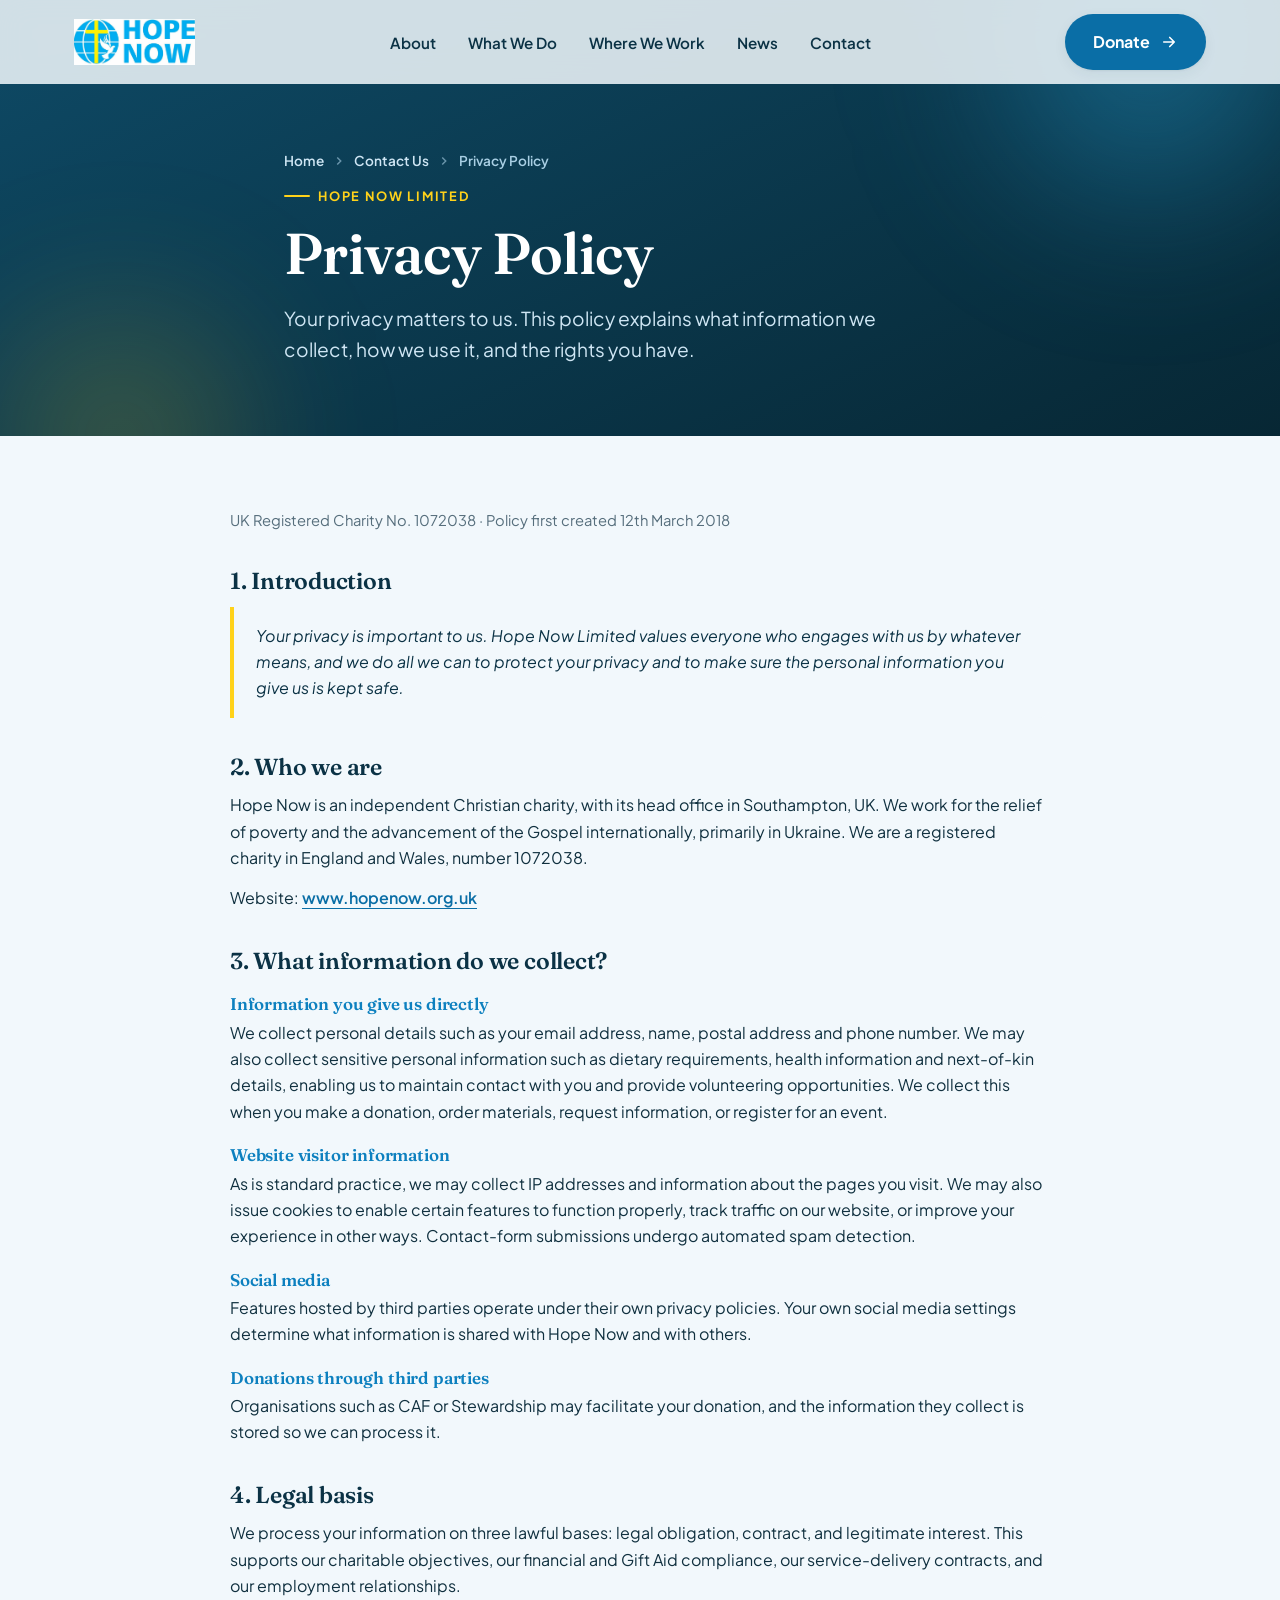
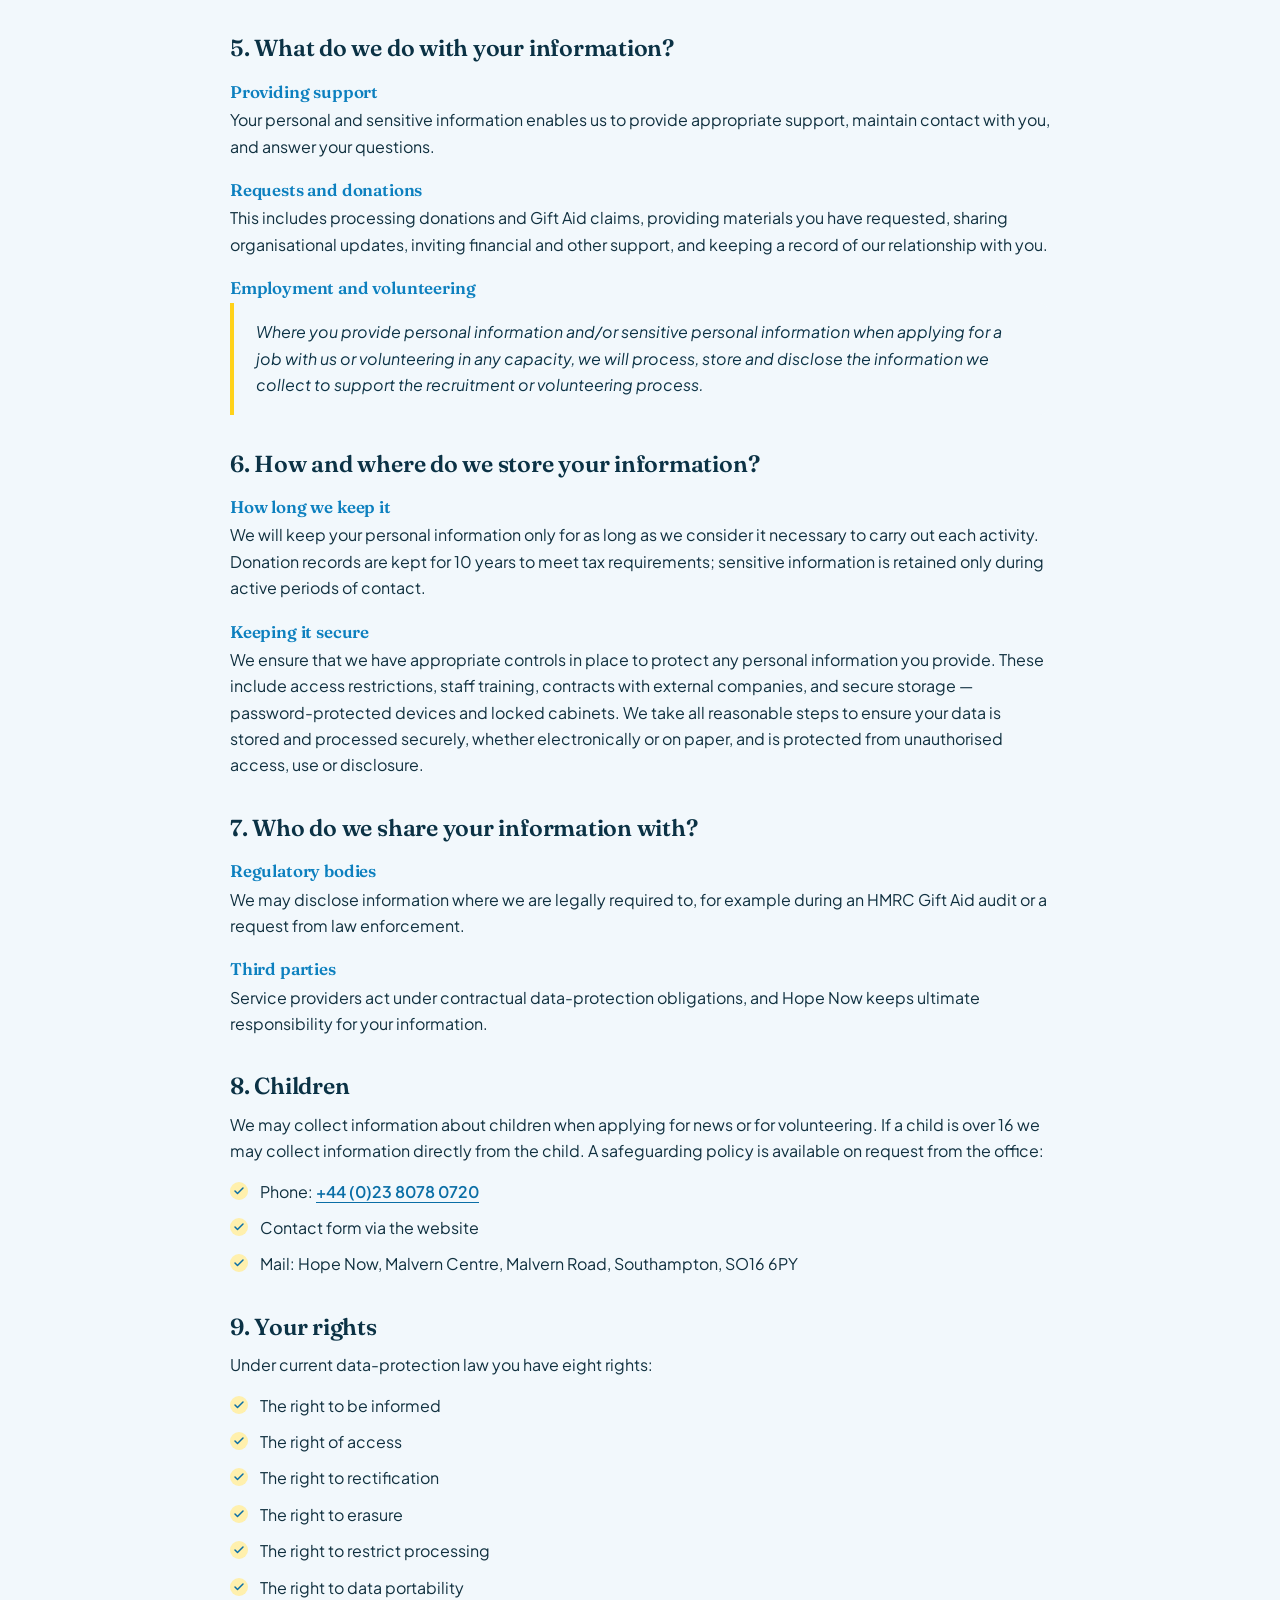
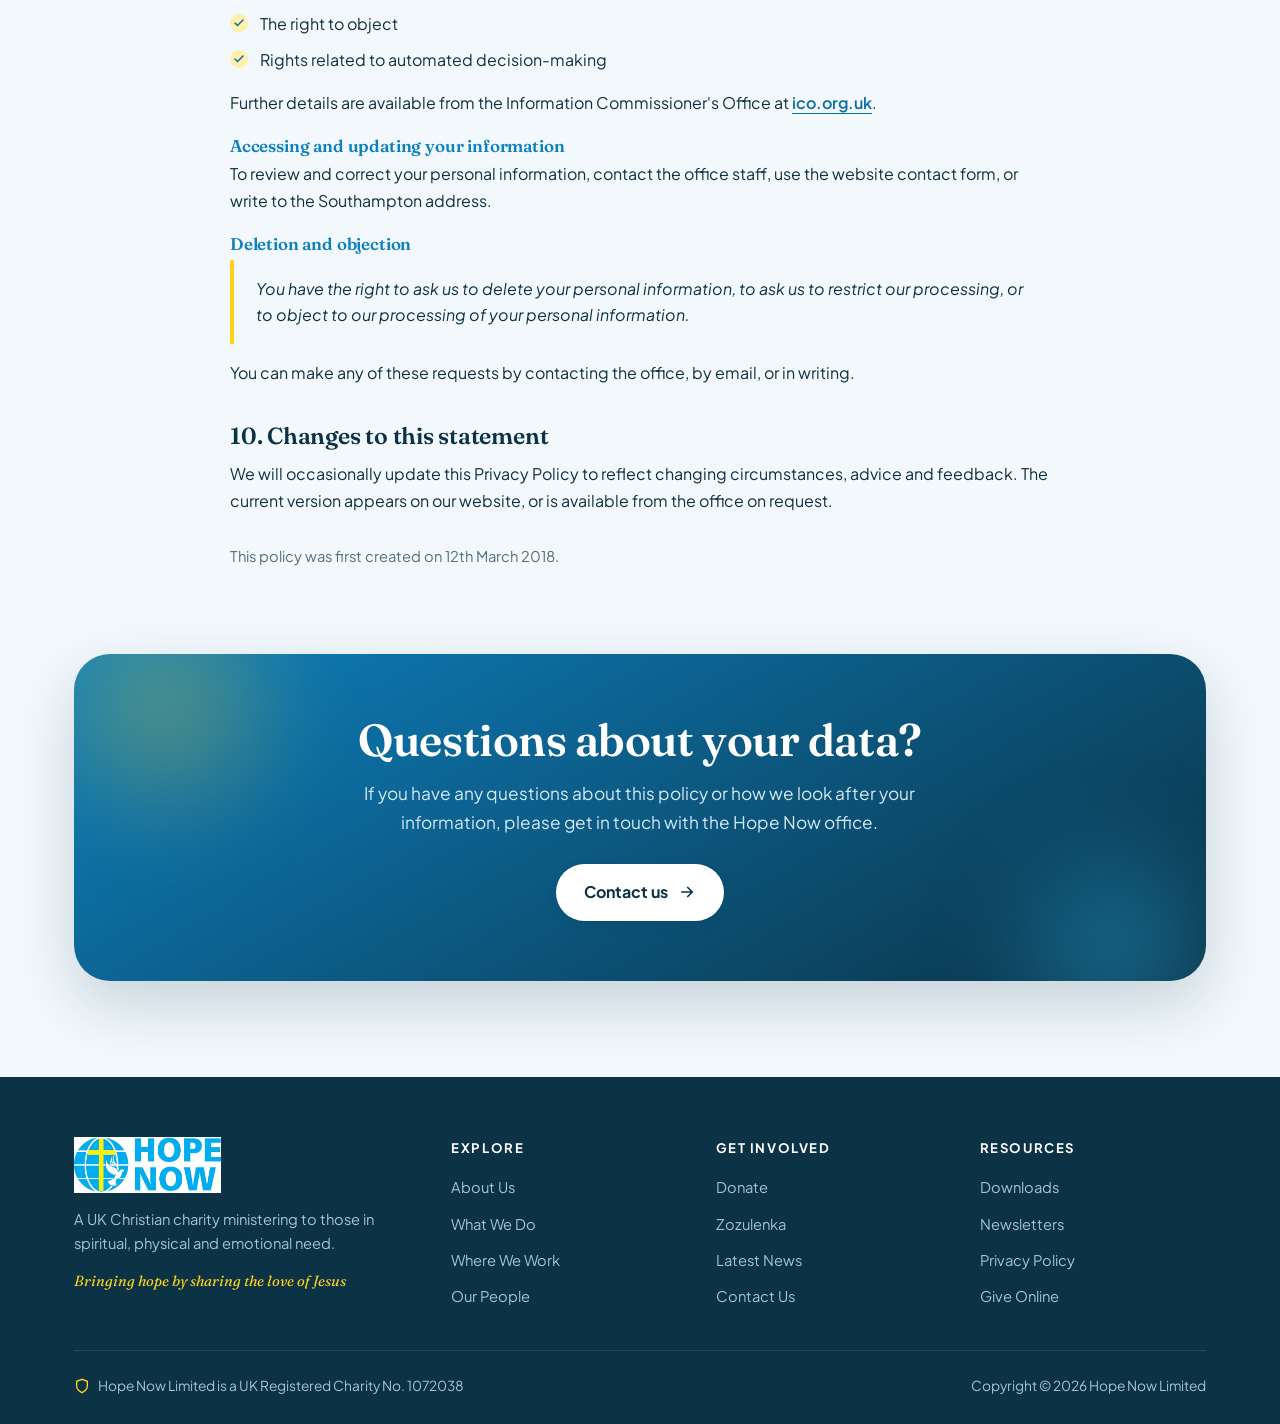
<file: privacy-policy.html>
<!DOCTYPE html>
<html lang="en">
<head>
<meta charset="UTF-8" />
<meta name="viewport" content="width=device-width, initial-scale=1" />
<title>Privacy Policy - Hope Now</title>
<meta name="description" content="Hope Now Limited's privacy policy: what information we collect, how we use and store it, who we share it with, and your rights." />
<link rel="preconnect" href="https://fonts.googleapis.com" />
<link rel="preconnect" href="https://fonts.gstatic.com" crossorigin />
<link href="https://fonts.googleapis.com/css2?family=Fraunces:ital,opsz,wght@0,9..144,400;0,9..144,500;0,9..144,600;0,9..144,700;1,9..144,500&family=Plus+Jakarta+Sans:wght@400;500;600;700&display=swap" rel="stylesheet" />
<link rel="stylesheet" href="assets/theme.css" />
</head>
<body>
<a class="skip" href="#main">Skip to content</a>

<header id="hdr">
  <div class="wrap nav">
    <a class="brand" href="index.html" aria-label="Hope Now home">
      <img class="logo-img" src="assets/hope-now-logo.png" alt="Hope Now" width="1150" height="437" />
    </a>
    <nav class="menu" id="menu" aria-label="Primary">
      <a href="index.html#about">About</a>
      <a href="index.html#work">What We Do</a>
      <a href="index.html#reach">Where We Work</a>
      <a href="index.html#news">News</a>
      <a href="index.html#contact">Contact</a>
    </nav>
    <div class="nav-cta">
      <a class="btn" href="index.html#donate">Donate<svg class="ico" width="18" height="18" viewBox="0 0 24 24" fill="none" stroke="currentColor" stroke-width="2.2" stroke-linecap="round" stroke-linejoin="round"><path d="M5 12h14M13 6l6 6-6 6"/></svg></a>
      <button class="burger" id="burger" aria-label="Toggle menu" aria-expanded="false"><span></span><span></span><span></span></button>
    </div>
  </div>
</header>

<main id="main">

<section class="page-hero">
  <div class="wrap inner">
    <nav class="breadcrumb" aria-label="Breadcrumb">
      <a href="index.html">Home</a>
      <svg viewBox="0 0 24 24" fill="none" stroke="currentColor" stroke-width="2.5"><path d="m9 18 6-6-6-6"/></svg>
      <a href="index.html#contact">Contact Us</a>
      <svg viewBox="0 0 24 24" fill="none" stroke="currentColor" stroke-width="2.5"><path d="m9 18 6-6-6-6"/></svg>
      <span>Privacy Policy</span>
    </nav>
    <span class="eyebrow">Hope Now Limited</span>
    <h1>Privacy Policy</h1>
    <p class="standfirst">Your privacy matters to us. This policy explains what information we collect, how we use it, and the rights you have.</p>
  </div>
</section>

<section class="article">
  <div class="wrap">
    <div class="legal reveal">
      <p class="updated">UK Registered Charity No. 1072038 &middot; Policy first created 12th March 2018</p>

      <h2>1. Introduction</h2>
      <blockquote>Your privacy is important to us. Hope Now Limited values everyone who engages with us by whatever means, and we do all we can to protect your privacy and to make sure the personal information you give us is kept safe.</blockquote>

      <h2>2. Who we are</h2>
      <p>Hope Now is an independent Christian charity, with its head office in Southampton, UK. We work for the relief of poverty and the advancement of the Gospel internationally, primarily in Ukraine. We are a registered charity in England and Wales, number 1072038.</p>
      <p>Website: <a class="inl" href="https://www.hopenow.org.uk" target="_blank" rel="noopener">www.hopenow.org.uk</a></p>

      <h2>3. What information do we collect?</h2>
      <h3>Information you give us directly</h3>
      <p>We collect personal details such as your email address, name, postal address and phone number. We may also collect sensitive personal information such as dietary requirements, health information and next-of-kin details, enabling us to maintain contact with you and provide volunteering opportunities. We collect this when you make a donation, order materials, request information, or register for an event.</p>
      <h3>Website visitor information</h3>
      <p>As is standard practice, we may collect IP addresses and information about the pages you visit. We may also issue cookies to enable certain features to function properly, track traffic on our website, or improve your experience in other ways. Contact-form submissions undergo automated spam detection.</p>
      <h3>Social media</h3>
      <p>Features hosted by third parties operate under their own privacy policies. Your own social media settings determine what information is shared with Hope Now and with others.</p>
      <h3>Donations through third parties</h3>
      <p>Organisations such as CAF or Stewardship may facilitate your donation, and the information they collect is stored so we can process it.</p>

      <h2>4. Legal basis</h2>
      <p>We process your information on three lawful bases: legal obligation, contract, and legitimate interest. This supports our charitable objectives, our financial and Gift Aid compliance, our service-delivery contracts, and our employment relationships.</p>

      <h2>5. What do we do with your information?</h2>
      <h3>Providing support</h3>
      <p>Your personal and sensitive information enables us to provide appropriate support, maintain contact with you, and answer your questions.</p>
      <h3>Requests and donations</h3>
      <p>This includes processing donations and Gift Aid claims, providing materials you have requested, sharing organisational updates, inviting financial and other support, and keeping a record of our relationship with you.</p>
      <h3>Employment and volunteering</h3>
      <blockquote>Where you provide personal information and/or sensitive personal information when applying for a job with us or volunteering in any capacity, we will process, store and disclose the information we collect to support the recruitment or volunteering process.</blockquote>

      <h2>6. How and where do we store your information?</h2>
      <h3>How long we keep it</h3>
      <p>We will keep your personal information only for as long as we consider it necessary to carry out each activity. Donation records are kept for 10 years to meet tax requirements; sensitive information is retained only during active periods of contact.</p>
      <h3>Keeping it secure</h3>
      <p>We ensure that we have appropriate controls in place to protect any personal information you provide. These include access restrictions, staff training, contracts with external companies, and secure storage &mdash; password-protected devices and locked cabinets. We take all reasonable steps to ensure your data is stored and processed securely, whether electronically or on paper, and is protected from unauthorised access, use or disclosure.</p>

      <h2>7. Who do we share your information with?</h2>
      <h3>Regulatory bodies</h3>
      <p>We may disclose information where we are legally required to, for example during an HMRC Gift Aid audit or a request from law enforcement.</p>
      <h3>Third parties</h3>
      <p>Service providers act under contractual data-protection obligations, and Hope Now keeps ultimate responsibility for your information.</p>

      <h2>8. Children</h2>
      <p>We may collect information about children when applying for news or for volunteering. If a child is over 16 we may collect information directly from the child. A safeguarding policy is available on request from the office:</p>
      <ul>
        <li>Phone: <a class="inl" href="tel:+442380780720">+44 (0)23 8078 0720</a></li>
        <li>Contact form via the website</li>
        <li>Mail: Hope Now, Malvern Centre, Malvern Road, Southampton, SO16 6PY</li>
      </ul>

      <h2>9. Your rights</h2>
      <p>Under current data-protection law you have eight rights:</p>
      <ul>
        <li>The right to be informed</li>
        <li>The right of access</li>
        <li>The right to rectification</li>
        <li>The right to erasure</li>
        <li>The right to restrict processing</li>
        <li>The right to data portability</li>
        <li>The right to object</li>
        <li>Rights related to automated decision-making</li>
      </ul>
      <p>Further details are available from the Information Commissioner's Office at <a class="inl" href="https://ico.org.uk" target="_blank" rel="noopener">ico.org.uk</a>.</p>
      <h3>Accessing and updating your information</h3>
      <p>To review and correct your personal information, contact the office staff, use the website contact form, or write to the Southampton address.</p>
      <h3>Deletion and objection</h3>
      <blockquote>You have the right to ask us to delete your personal information, to ask us to restrict our processing, or to object to our processing of your personal information.</blockquote>
      <p>You can make any of these requests by contacting the office, by email, or in writing.</p>

      <h2>10. Changes to this statement</h2>
      <p>We will occasionally update this Privacy Policy to reflect changing circumstances, advice and feedback. The current version appears on our website, or is available from the office on request.</p>

      <p class="updated" style="margin-top:30px">This policy was first created on 12th March 2018.</p>
    </div>
  </div>
</section>

<section class="final-cta">
  <div class="wrap">
    <div class="cta-box reveal">
      <h2>Questions about your data?</h2>
      <p>If you have any questions about this policy or how we look after your information, please get in touch with the Hope Now office.</p>
      <div class="cta-actions">
        <a class="btn btn--light" href="index.html#contact">Contact us<svg class="ico" width="18" height="18" viewBox="0 0 24 24" fill="none" stroke="currentColor" stroke-width="2.2" stroke-linecap="round"><path d="M5 12h14M13 6l6 6-6 6"/></svg></a>
      </div>
    </div>
  </div>
</section>
</main>

<footer>
  <div class="wrap">
    <div class="foot-grid">
      <div class="foot-brand">
        <a class="brand" href="index.html" aria-label="Hope Now home"><img class="logo-img" src="assets/hope-now-logo.png" alt="Hope Now" width="1150" height="437" /></a>
        <p>A UK Christian charity ministering to those in spiritual, physical and emotional need.</p>
        <p class="foot-verse">Bringing hope by sharing the love of Jesus</p>
      </div>
      <div><h5>Explore</h5><ul>
        <li><a href="index.html#about">About Us</a></li>
        <li><a href="index.html#work">What We Do</a></li>
        <li><a href="index.html#reach">Where We Work</a></li>
        <li><a href="index.html#team">Our People</a></li>
      </ul></div>
      <div><h5>Get involved</h5><ul>
        <li><a href="index.html#donate">Donate</a></li>
        <li><a href="index.html#zozulenka">Zozulenka</a></li>
        <li><a href="index.html#news">Latest News</a></li>
        <li><a href="index.html#contact">Contact Us</a></li>
      </ul></div>
      <div><h5>Resources</h5><ul>
        <li><a href="downloads.html" target="_blank" rel="noopener">Downloads</a></li>
        <li><a href="newsletters.html">Newsletters</a></li>
        <li><a href="privacy-policy.html">Privacy Policy</a></li>
        <li><a href="https://www.give.net/HopeNow/oneoff" target="_blank" rel="noopener">Give Online</a></li>
      </ul></div>
    </div>
    <div class="foot-bottom">
      <span class="reg"><svg viewBox="0 0 24 24" fill="none" stroke="currentColor" stroke-width="2"><path d="M12 22s8-4 8-10V5l-8-3-8 3v7c0 6 8 10 8 10Z"/></svg>Hope Now Limited is a UK Registered Charity No. 1072038</span>
      <span>Copyright &copy; 2026 Hope Now Limited</span>
    </div>
  </div>
</footer>

<script>
  const hdr=document.getElementById('hdr');
  const onScroll=()=>hdr.classList.toggle('scrolled',window.scrollY>30);
  onScroll();window.addEventListener('scroll',onScroll,{passive:true});
  const burger=document.getElementById('burger'),menu=document.getElementById('menu');
  burger.addEventListener('click',()=>{const o=menu.classList.toggle('mobile');burger.classList.toggle('open',o);burger.setAttribute('aria-expanded',o);});
  menu.querySelectorAll('a').forEach(a=>a.addEventListener('click',()=>{menu.classList.remove('mobile');burger.classList.remove('open');}));
  const io=new IntersectionObserver((es)=>{es.forEach(e=>{if(e.isIntersecting){e.target.classList.add('in');io.unobserve(e.target);}});},{threshold:.1});
  document.querySelectorAll('.reveal').forEach(el=>io.observe(el));
</script>
</body>
</html>
</file>
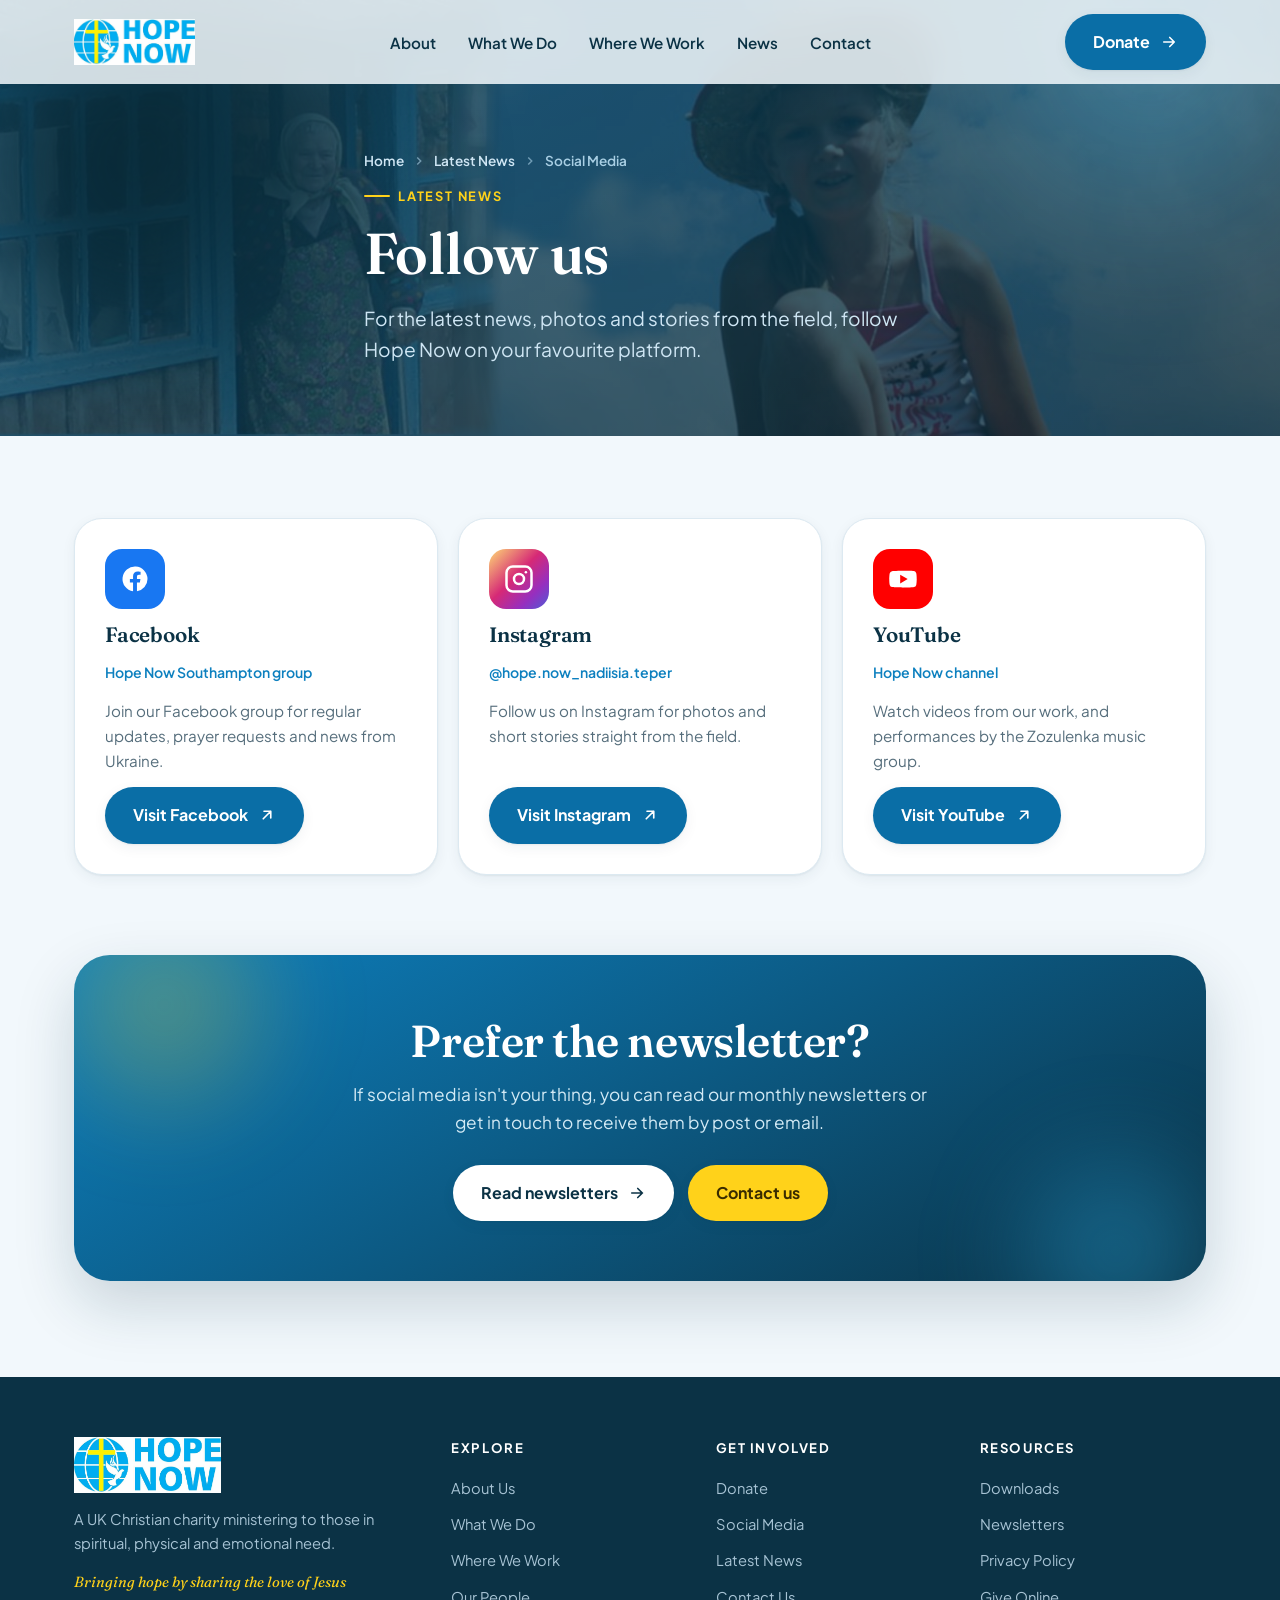
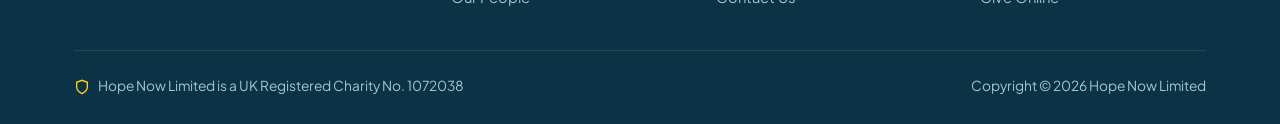
<file: social-media.html>
<!DOCTYPE html>
<html lang="en">
<head>
<meta charset="UTF-8" />
<meta name="viewport" content="width=device-width, initial-scale=1" />
<title>Social Media - Hope Now</title>
<meta name="description" content="Follow Hope Now on Facebook, Instagram and YouTube for the latest news, photos and stories from the field." />
<link rel="preconnect" href="https://fonts.googleapis.com" />
<link rel="preconnect" href="https://fonts.gstatic.com" crossorigin />
<link href="https://fonts.googleapis.com/css2?family=Fraunces:ital,opsz,wght@0,9..144,400;0,9..144,500;0,9..144,600;0,9..144,700;1,9..144,500&family=Plus+Jakarta+Sans:wght@400;500;600;700&display=swap" rel="stylesheet" />
<link rel="stylesheet" href="assets/theme.css" />
</head>
<body>
<a class="skip" href="#main">Skip to content</a>

<header id="hdr">
  <div class="wrap nav">
    <a class="brand" href="index.html" aria-label="Hope Now home">
      <img class="logo-img" src="assets/hope-now-logo.png" alt="Hope Now" width="1150" height="437" />
    </a>
    <nav class="menu" id="menu" aria-label="Primary">
      <a href="index.html#about">About</a>
      <a href="index.html#work">What We Do</a>
      <a href="index.html#reach">Where We Work</a>
      <a href="index.html#news">News</a>
      <a href="index.html#contact">Contact</a>
    </nav>
    <div class="nav-cta">
      <a class="btn" href="index.html#donate">Donate<svg class="ico" width="18" height="18" viewBox="0 0 24 24" fill="none" stroke="currentColor" stroke-width="2.2" stroke-linecap="round" stroke-linejoin="round"><path d="M5 12h14M13 6l6 6-6 6"/></svg></a>
      <button class="burger" id="burger" aria-label="Toggle menu" aria-expanded="false"><span></span><span></span><span></span></button>
    </div>
  </div>
</header>

<main id="main">

<section class="page-hero has-photo">
  <div class="hero-photo" aria-hidden="true"><img src="assets/images/home-youngold.jpg" alt="" /></div>
  <div class="wrap inner">
    <nav class="breadcrumb" aria-label="Breadcrumb">
      <a href="index.html">Home</a>
      <svg viewBox="0 0 24 24" fill="none" stroke="currentColor" stroke-width="2.5"><path d="m9 18 6-6-6-6"/></svg>
      <a href="index.html#news">Latest News</a>
      <svg viewBox="0 0 24 24" fill="none" stroke="currentColor" stroke-width="2.5"><path d="m9 18 6-6-6-6"/></svg>
      <span>Social Media</span>
    </nav>
    <span class="eyebrow">Latest News</span>
    <h1>Follow us</h1>
    <p class="standfirst">For the latest news, photos and stories from the field, follow Hope Now on your favourite platform.</p>
  </div>
</section>

<section class="article">
  <div class="wrap">
    <div class="soc-grid">
      <div class="soc-card fb reveal">
        <span class="ic" aria-hidden="true"><svg viewBox="0 0 24 24" fill="currentColor"><path d="M22 12a10 10 0 1 0-11.56 9.88v-6.99H7.9V12h2.54V9.8c0-2.5 1.49-3.89 3.78-3.89 1.09 0 2.24.2 2.24.2v2.46h-1.26c-1.24 0-1.63.77-1.63 1.56V12h2.78l-.44 2.89h-2.34v6.99A10 10 0 0 0 22 12Z"/></svg></span>
        <h3>Facebook</h3>
        <span class="handle">Hope Now Southampton group</span>
        <p>Join our Facebook group for regular updates, prayer requests and news from Ukraine.</p>
        <a class="btn" href="https://www.facebook.com/groups/hopenowsouthampton/" target="_blank" rel="noopener">Visit Facebook<svg class="ico" width="18" height="18" viewBox="0 0 24 24" fill="none" stroke="currentColor" stroke-width="2.2" stroke-linecap="round" stroke-linejoin="round"><path d="M7 17 17 7M17 7H8M17 7v9"/></svg></a>
      </div>

      <div class="soc-card ig reveal" data-delay="1">
        <span class="ic" aria-hidden="true"><svg viewBox="0 0 24 24" fill="none" stroke="currentColor" stroke-width="2"><rect x="2" y="2" width="20" height="20" rx="5"/><circle cx="12" cy="12" r="4"/><circle cx="17.5" cy="6.5" r="1" fill="currentColor" stroke="none"/></svg></span>
        <h3>Instagram</h3>
        <span class="handle">@hope.now_nadiisia.teper</span>
        <p>Follow us on Instagram for photos and short stories straight from the field.</p>
        <a class="btn" href="https://www.instagram.com/hope.now_nadiisia.teper/" target="_blank" rel="noopener">Visit Instagram<svg class="ico" width="18" height="18" viewBox="0 0 24 24" fill="none" stroke="currentColor" stroke-width="2.2" stroke-linecap="round" stroke-linejoin="round"><path d="M7 17 17 7M17 7H8M17 7v9"/></svg></a>
      </div>

      <div class="soc-card yt reveal" data-delay="2">
        <span class="ic" aria-hidden="true"><svg viewBox="0 0 24 24" fill="currentColor"><path d="M23 12s0-3.2-.4-4.7a2.5 2.5 0 0 0-1.77-1.77C19.34 5.3 12 5.3 12 5.3s-7.34 0-8.83.43A2.5 2.5 0 0 0 1.4 7.3C1 8.8 1 12 1 12s0 3.2.4 4.7a2.5 2.5 0 0 0 1.77 1.77c1.49.43 8.83.43 8.83.43s7.34 0 8.83-.43a2.5 2.5 0 0 0 1.77-1.77C23 15.2 23 12 23 12ZM9.75 15.5v-7l6 3.5-6 3.5Z"/></svg></span>
        <h3>YouTube</h3>
        <span class="handle">Hope Now channel</span>
        <p>Watch videos from our work, and performances by the Zozulenka music group.</p>
        <a class="btn" href="https://www.youtube.com/channel/UCzzffM0CJG7_XNWzZZ01wiQ" target="_blank" rel="noopener">Visit YouTube<svg class="ico" width="18" height="18" viewBox="0 0 24 24" fill="none" stroke="currentColor" stroke-width="2.2" stroke-linecap="round" stroke-linejoin="round"><path d="M7 17 17 7M17 7H8M17 7v9"/></svg></a>
      </div>
    </div>
  </div>
</section>

<section class="final-cta">
  <div class="wrap">
    <div class="cta-box reveal">
      <h2>Prefer the newsletter?</h2>
      <p>If social media isn't your thing, you can read our monthly newsletters or get in touch to receive them by post or email.</p>
      <div class="cta-actions">
        <a class="btn btn--light" href="newsletters.html">Read newsletters<svg class="ico" width="18" height="18" viewBox="0 0 24 24" fill="none" stroke="currentColor" stroke-width="2.2" stroke-linecap="round"><path d="M5 12h14M13 6l6 6-6 6"/></svg></a>
        <a class="btn btn--gold" href="index.html#contact">Contact us</a>
      </div>
    </div>
  </div>
</section>
</main>

<footer>
  <div class="wrap">
    <div class="foot-grid">
      <div class="foot-brand">
        <a class="brand" href="index.html" aria-label="Hope Now home"><img class="logo-img" src="assets/hope-now-logo.png" alt="Hope Now" width="1150" height="437" /></a>
        <p>A UK Christian charity ministering to those in spiritual, physical and emotional need.</p>
        <p class="foot-verse">Bringing hope by sharing the love of Jesus</p>
      </div>
      <div><h5>Explore</h5><ul>
        <li><a href="index.html#about">About Us</a></li>
        <li><a href="index.html#work">What We Do</a></li>
        <li><a href="index.html#reach">Where We Work</a></li>
        <li><a href="index.html#team">Our People</a></li>
      </ul></div>
      <div><h5>Get involved</h5><ul>
        <li><a href="index.html#donate">Donate</a></li>
        <li><a href="social-media.html">Social Media</a></li>
        <li><a href="index.html#news">Latest News</a></li>
        <li><a href="index.html#contact">Contact Us</a></li>
      </ul></div>
      <div><h5>Resources</h5><ul>
        <li><a href="downloads.html">Downloads</a></li>
        <li><a href="newsletters.html">Newsletters</a></li>
        <li><a href="privacy-policy.html">Privacy Policy</a></li>
        <li><a href="https://www.give.net/HopeNow/oneoff" target="_blank" rel="noopener">Give Online</a></li>
      </ul></div>
    </div>
    <div class="foot-bottom">
      <span class="reg"><svg viewBox="0 0 24 24" fill="none" stroke="currentColor" stroke-width="2"><path d="M12 22s8-4 8-10V5l-8-3-8 3v7c0 6 8 10 8 10Z"/></svg>Hope Now Limited is a UK Registered Charity No. 1072038</span>
      <span>Copyright &copy; 2026 Hope Now Limited</span>
    </div>
  </div>
</footer>

<script>
  const hdr=document.getElementById('hdr');
  const onScroll=()=>hdr.classList.toggle('scrolled',window.scrollY>30);
  onScroll();window.addEventListener('scroll',onScroll,{passive:true});
  const burger=document.getElementById('burger'),menu=document.getElementById('menu');
  burger.addEventListener('click',()=>{const o=menu.classList.toggle('mobile');burger.classList.toggle('open',o);burger.setAttribute('aria-expanded',o);});
  menu.querySelectorAll('a').forEach(a=>a.addEventListener('click',()=>{menu.classList.remove('mobile');burger.classList.remove('open');}));
  const io=new IntersectionObserver((es)=>{es.forEach(e=>{if(e.isIntersecting){e.target.classList.add('in');io.unobserve(e.target);}});},{threshold:.12});
  document.querySelectorAll('.reveal').forEach(el=>io.observe(el));
</script>
</body>
</html>
</file>
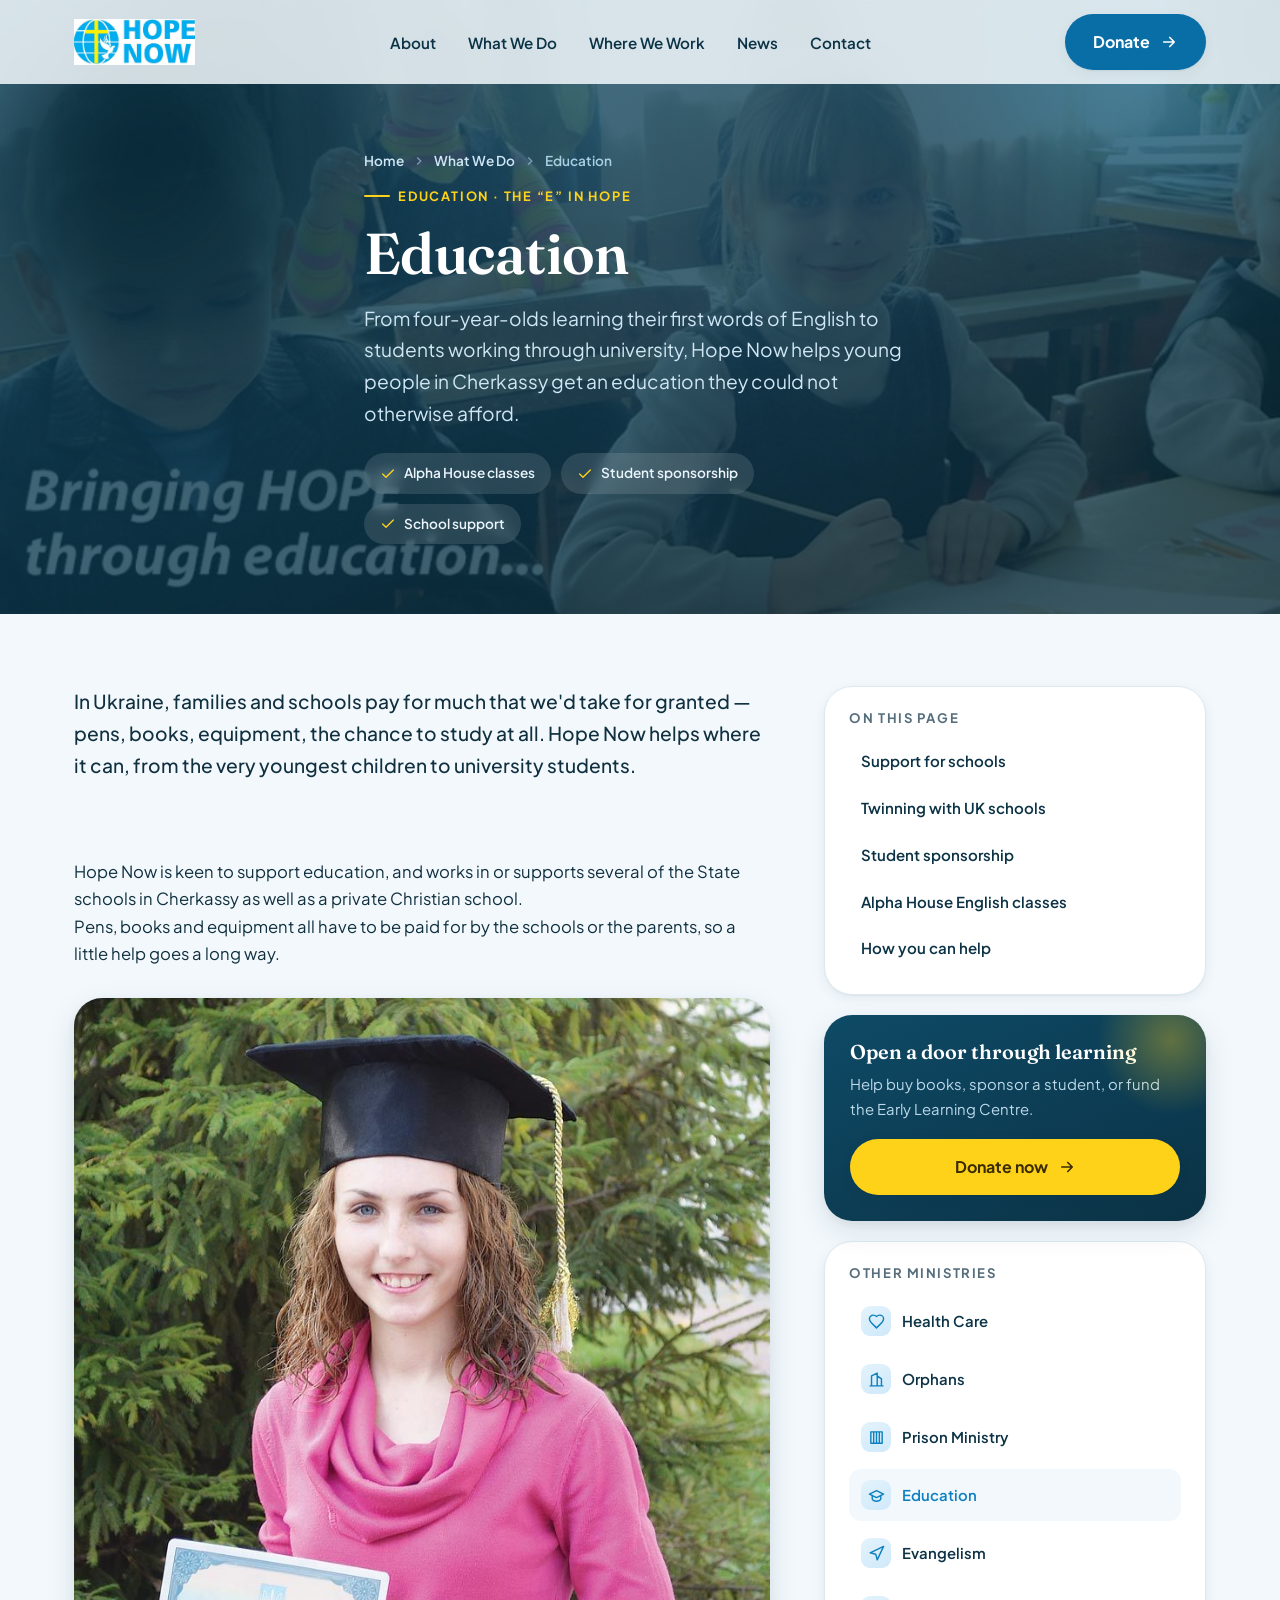
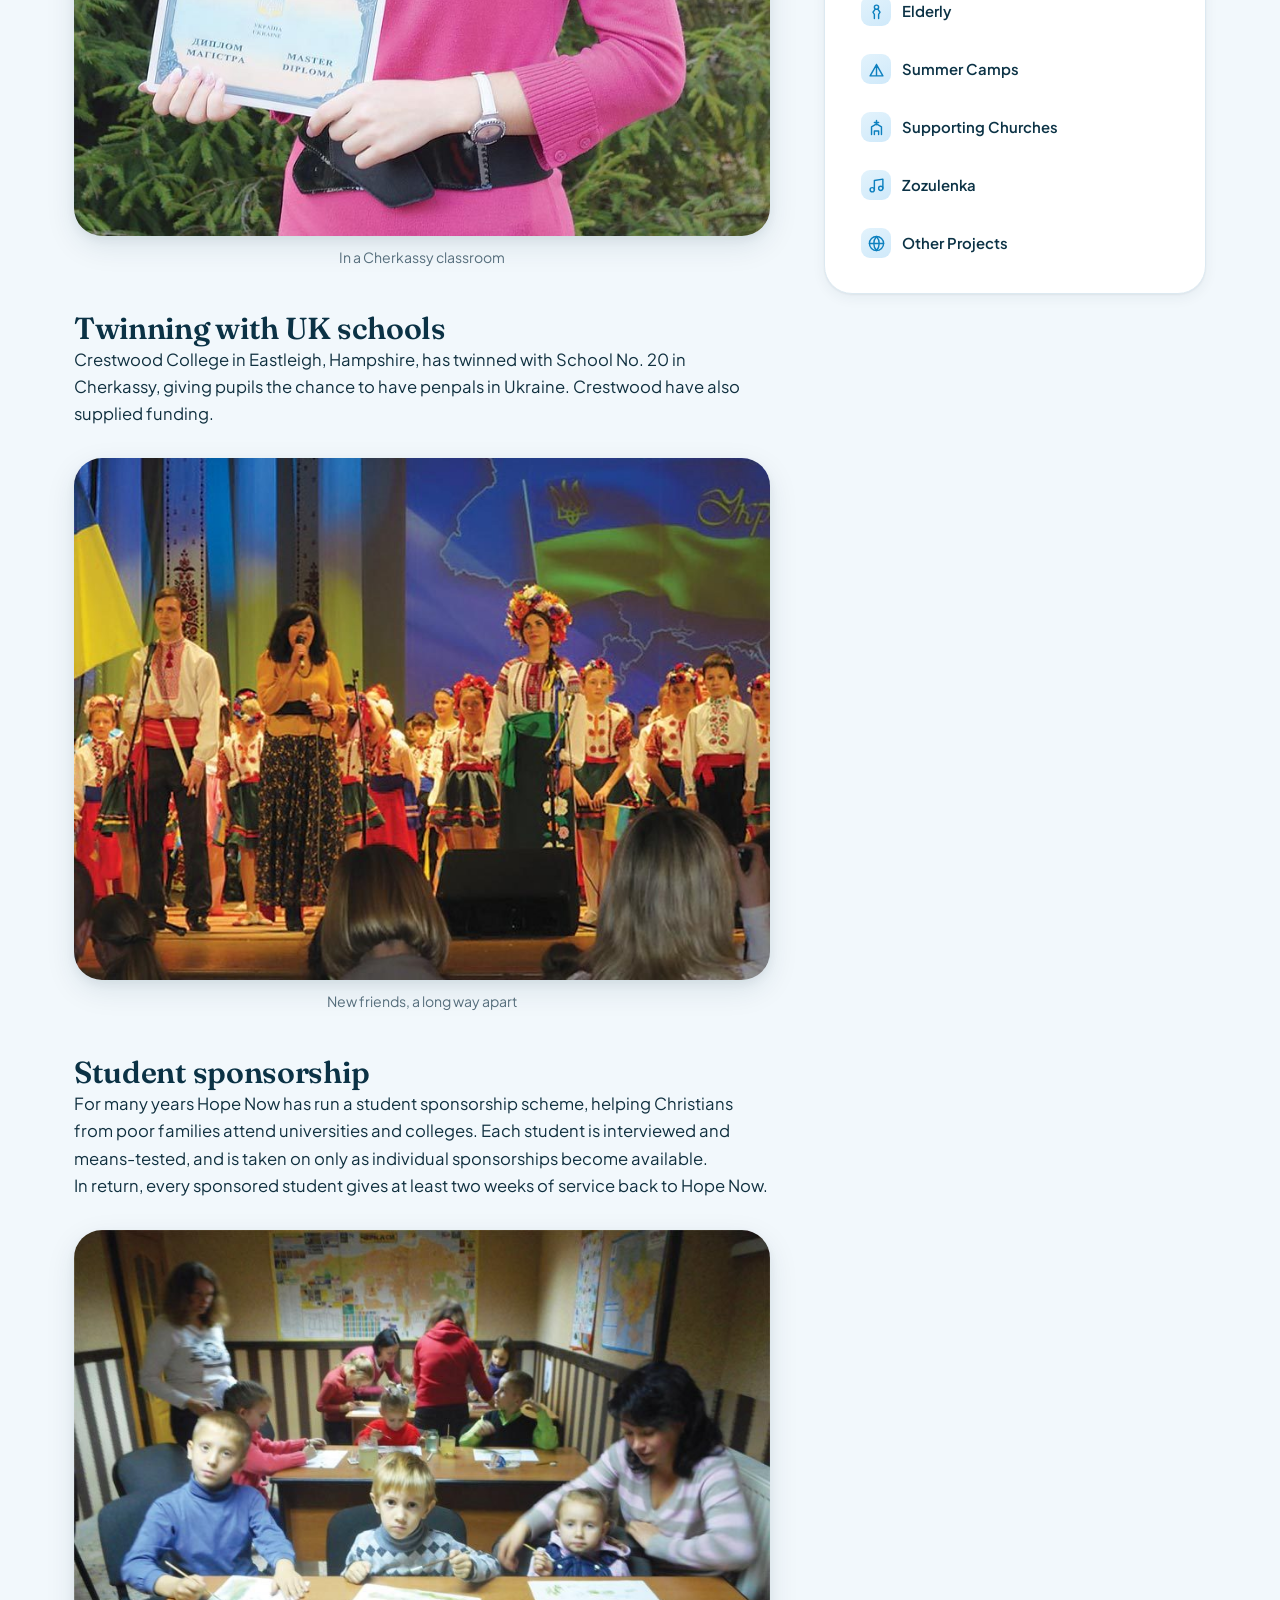
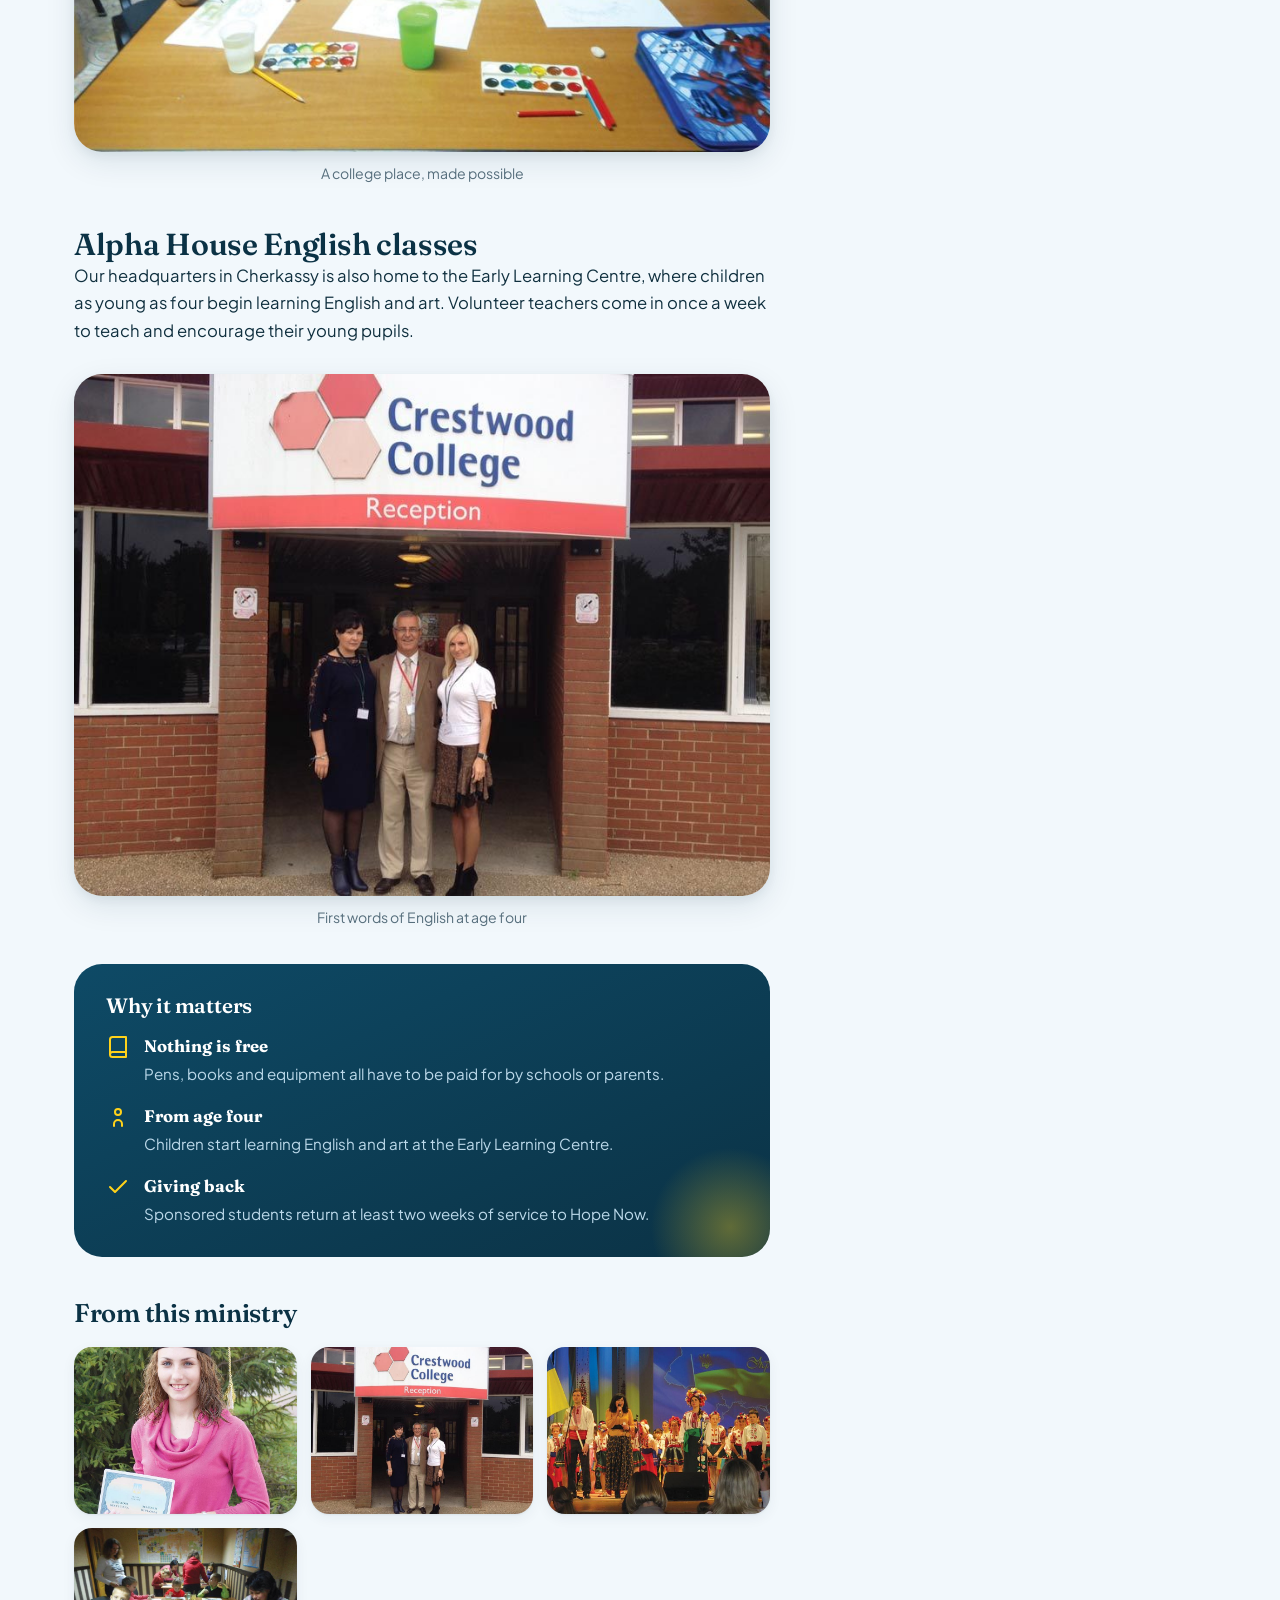
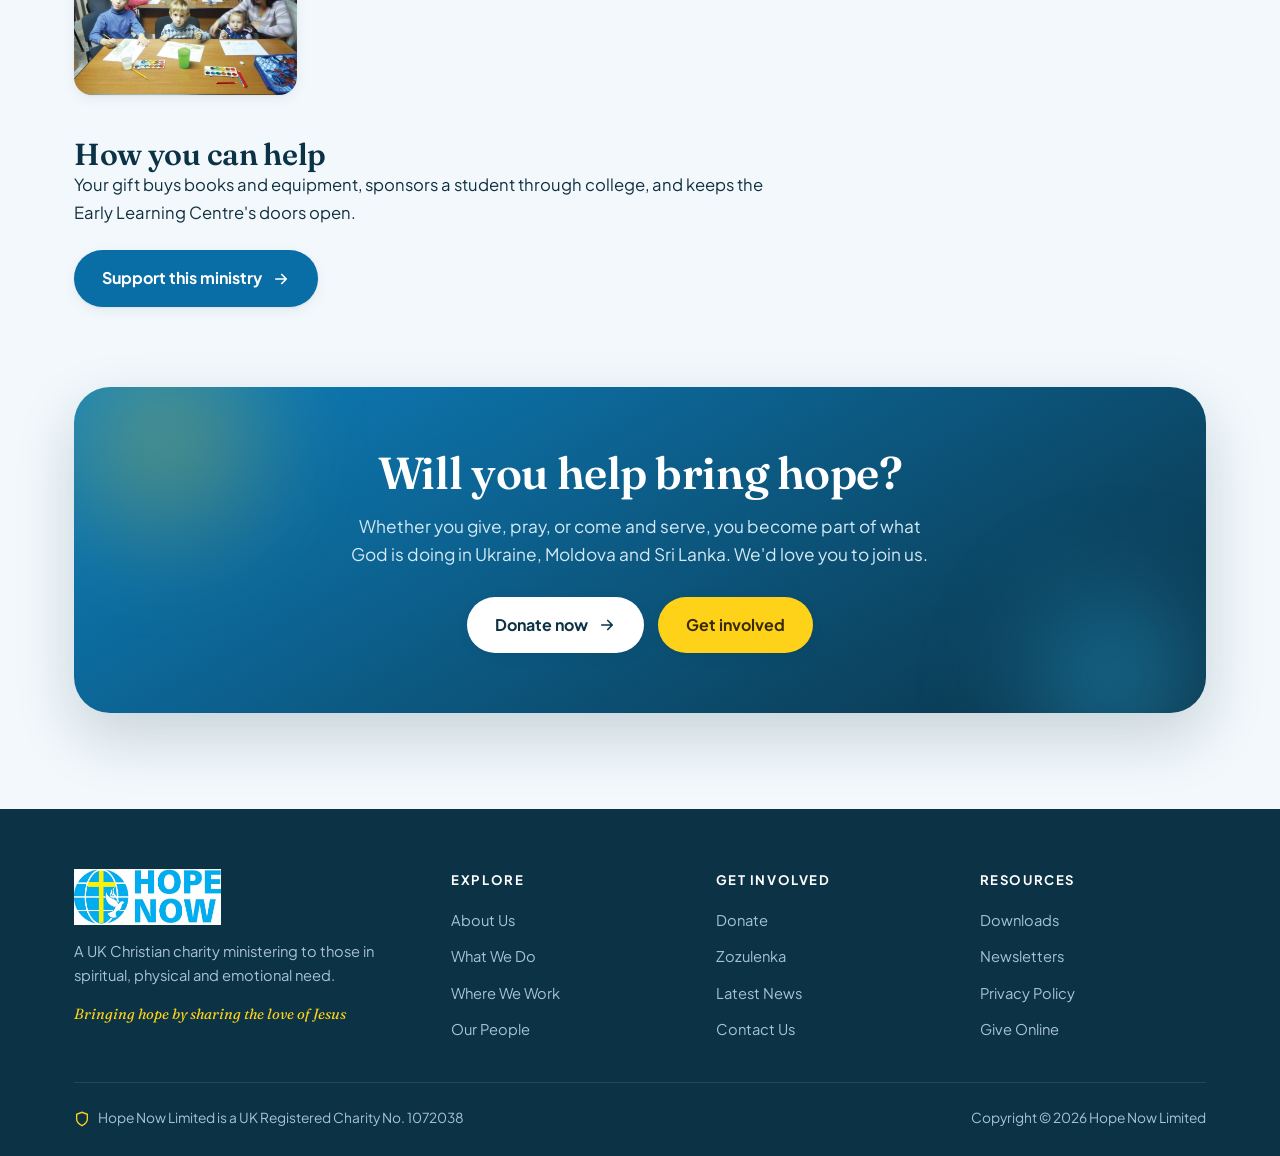
<file: programmes/education.html>
<!DOCTYPE html>
<html lang="en">
<head>
<meta charset="UTF-8" />
<meta name="viewport" content="width=device-width, initial-scale=1" />
<title>Education - Hope Now</title>
<meta name="description" content="Hope Now helps young people in Cherkassy get an education they could not otherwise afford, from English classes for four-year-olds to student sponsorship." />
<link rel="preconnect" href="https://fonts.googleapis.com" />
<link rel="preconnect" href="https://fonts.gstatic.com" crossorigin />
<link href="https://fonts.googleapis.com/css2?family=Fraunces:ital,opsz,wght@0,9..144,400;0,9..144,500;0,9..144,600;0,9..144,700;1,9..144,500&family=Plus+Jakarta+Sans:wght@400;500;600;700&display=swap" rel="stylesheet" />
<link rel="stylesheet" href="../assets/theme.css" />
</head>
<body>
<a class="skip" href="#main">Skip to content</a>

<header id="hdr">
  <div class="wrap nav">
    <a class="brand" href="../index.html" aria-label="Hope Now home">
      <img class="logo-img" src="../assets/hope-now-logo.png" alt="Hope Now" width="1150" height="437" />
    </a>
    <nav class="menu" id="menu" aria-label="Primary">
      <a href="../index.html#about">About</a>
      <a href="../index.html#work">What We Do</a>
      <a href="../index.html#reach">Where We Work</a>
      <a href="../index.html#news">News</a>
      <a href="../index.html#contact">Contact</a>
    </nav>
    <div class="nav-cta">
      <a class="btn" href="../index.html#donate">Donate<svg class="ico" width="18" height="18" viewBox="0 0 24 24" fill="none" stroke="currentColor" stroke-width="2.2" stroke-linecap="round" stroke-linejoin="round"><path d="M5 12h14M13 6l6 6-6 6"/></svg></a>
      <button class="burger" id="burger" aria-label="Toggle menu" aria-expanded="false"><span></span><span></span><span></span></button>
    </div>
  </div>
</header>

<main id="main">

<section class="page-hero has-photo">
  <div class="hero-photo" aria-hidden="true"><img src="../assets/images/pic-education.jpg" alt="" /></div>
  <div class="wrap inner">
    <nav class="breadcrumb" aria-label="Breadcrumb">
      <a href="../index.html">Home</a>
      <svg viewBox="0 0 24 24" fill="none" stroke="currentColor" stroke-width="2.5"><path d="m9 18 6-6-6-6"/></svg>
      <a href="../index.html#work">What We Do</a>
      <svg viewBox="0 0 24 24" fill="none" stroke="currentColor" stroke-width="2.5"><path d="m9 18 6-6-6-6"/></svg>
      <span>Education</span>
    </nav>
    <span class="eyebrow">Education &middot; The &ldquo;E&rdquo; in HOPE</span>
    <h1>Education</h1>
    <p class="standfirst">From four-year-olds learning their first words of English to students working through university, Hope Now helps young people in Cherkassy get an education they could not otherwise afford.</p>
    <div class="hero-chips">
      <span><svg viewBox="0 0 24 24" fill="none" stroke="currentColor" stroke-width="2" stroke-linecap="round" stroke-linejoin="round"><path d="M20 6 9 17l-5-5"/></svg>Alpha House classes</span>
      <span><svg viewBox="0 0 24 24" fill="none" stroke="currentColor" stroke-width="2" stroke-linecap="round" stroke-linejoin="round"><path d="M20 6 9 17l-5-5"/></svg>Student sponsorship</span>
      <span><svg viewBox="0 0 24 24" fill="none" stroke="currentColor" stroke-width="2" stroke-linecap="round" stroke-linejoin="round"><path d="M20 6 9 17l-5-5"/></svg>School support</span>
    </div>
  </div>
</section>

<section class="article">
  <div class="wrap article-grid">
    <article class="prose">
      <p class="lead reveal">In Ukraine, families and schools pay for much that we'd take for granted &mdash; pens, books, equipment, the chance to study at all. Hope Now helps where it can, from the very youngest children to university students.</p>

      <div class="section-block" id="schools">
        <h2 class="reveal">Support for schools</h2>
        <p class="reveal">Hope Now is keen to support education, and works in or supports several of the State schools in Cherkassy as well as a private Christian school.</p>
        <p class="reveal">Pens, books and equipment all have to be paid for by the schools or the parents, so a little help goes a long way.</p>
        <figure class="reveal"><img src="../assets/images/education1.jpg" alt="A classroom in Cherkassy" loading="lazy" /><figcaption>In a Cherkassy classroom</figcaption></figure>
      </div>

      <div class="section-block" id="twinning">
        <h2 class="reveal">Twinning with UK schools</h2>
        <p class="reveal">Crestwood College in Eastleigh, Hampshire, has twinned with School No. 20 in Cherkassy, giving pupils the chance to have penpals in Ukraine. Crestwood have also supplied funding.</p>
        <figure class="reveal"><img src="../assets/images/education3.jpg" alt="Pupils at School No. 20" loading="lazy" /><figcaption>New friends, a long way apart</figcaption></figure>
      </div>

      <div class="section-block" id="sponsorship">
        <h2 class="reveal">Student sponsorship</h2>
        <p class="reveal">For many years Hope Now has run a student sponsorship scheme, helping Christians from poor families attend universities and colleges. Each student is interviewed and means-tested, and is taken on only as individual sponsorships become available.</p>
        <p class="reveal">In return, every sponsored student gives at least two weeks of service back to Hope Now.</p>
        <figure class="reveal"><img src="../assets/images/education4.jpg" alt="A sponsored student" loading="lazy" /><figcaption>A college place, made possible</figcaption></figure>
      </div>

      <div class="section-block" id="alpha-house">
        <h2 class="reveal">Alpha House English classes</h2>
        <p class="reveal">Our headquarters in Cherkassy is also home to the Early Learning Centre, where children as young as four begin learning English and art. Volunteer teachers come in once a week to teach and encourage their young pupils.</p>
        <figure class="reveal"><img src="../assets/images/education2.jpg" alt="Young children learning English" loading="lazy" /><figcaption>First words of English at age four</figcaption></figure>
      </div>

      <div class="factbox reveal">
        <h3>Why it matters</h3>
        <div class="facts">
          <div class="fact"><svg viewBox="0 0 24 24" fill="none" stroke="currentColor" stroke-width="2" stroke-linecap="round" stroke-linejoin="round"><path d="M4 19.5A2.5 2.5 0 0 1 6.5 17H20M6.5 2H20v20H6.5A2.5 2.5 0 0 1 4 19.5v-15A2.5 2.5 0 0 1 6.5 2Z"/></svg><div><b>Nothing is free</b><span>Pens, books and equipment all have to be paid for by schools or parents.</span></div></div>
          <div class="fact"><svg viewBox="0 0 24 24" fill="none" stroke="currentColor" stroke-width="2" stroke-linecap="round" stroke-linejoin="round"><path d="M16 21v-2a4 4 0 0 0-8 0v2M12 4a3 3 0 1 1 0 6 3 3 0 0 1 0-6Z"/></svg><div><b>From age four</b><span>Children start learning English and art at the Early Learning Centre.</span></div></div>
          <div class="fact"><svg viewBox="0 0 24 24" fill="none" stroke="currentColor" stroke-width="2" stroke-linecap="round" stroke-linejoin="round"><path d="M20 6 9 17l-5-5"/></svg><div><b>Giving back</b><span>Sponsored students return at least two weeks of service to Hope Now.</span></div></div>
        </div>
      </div>

      <div class="gallery reveal">
        <h2>From this ministry</h2>
        <div class="grid">
          <a href="../assets/images/education1.jpg" target="_blank" rel="noopener"><img src="../assets/images/education1.jpg" alt="A classroom" loading="lazy" /></a>
          <a href="../assets/images/education2.jpg" target="_blank" rel="noopener"><img src="../assets/images/education2.jpg" alt="Early Learning Centre" loading="lazy" /></a>
          <a href="../assets/images/education3.jpg" target="_blank" rel="noopener"><img src="../assets/images/education3.jpg" alt="School No. 20" loading="lazy" /></a>
          <a href="../assets/images/education4.jpg" target="_blank" rel="noopener"><img src="../assets/images/education4.jpg" alt="A sponsored student" loading="lazy" /></a>
        </div>
      </div>

      <div class="section-block" id="help">
        <h2 class="reveal">How you can help</h2>
        <p class="reveal">Your gift buys books and equipment, sponsors a student through college, and keeps the Early Learning Centre's doors open.</p>
        <p class="reveal" style="margin-top:24px">
          <a class="btn" href="../index.html#donate">Support this ministry<svg class="ico" width="18" height="18" viewBox="0 0 24 24" fill="none" stroke="currentColor" stroke-width="2.2" stroke-linecap="round" stroke-linejoin="round"><path d="M5 12h14M13 6l6 6-6 6"/></svg></a>
        </p>
      </div>
    </article>

    <aside class="sidebar reveal" data-delay="1">
      <div class="side-card">
        <h4>On this page</h4>
        <nav class="toc">
          <a href="#schools">Support for schools</a>
          <a href="#twinning">Twinning with UK schools</a>
          <a href="#sponsorship">Student sponsorship</a>
          <a href="#alpha-house">Alpha House English classes</a>
          <a href="#help">How you can help</a>
        </nav>
      </div>

      <div class="side-donate">
        <h4>Open a door through learning</h4>
        <p>Help buy books, sponsor a student, or fund the Early Learning Centre.</p>
        <a class="btn btn--gold" href="../index.html#donate">Donate now<svg class="ico" width="18" height="18" viewBox="0 0 24 24" fill="none" stroke="currentColor" stroke-width="2.2" stroke-linecap="round" stroke-linejoin="round"><path d="M5 12h14M13 6l6 6-6 6"/></svg></a>
      </div>

      <div class="side-card">
        <h4>Other ministries</h4>
        <nav class="side-nav">
          <a href="health-care.html"><span class="ic"><svg viewBox="0 0 24 24" fill="none" stroke="currentColor" stroke-width="2" stroke-linecap="round" stroke-linejoin="round"><path d="M19 14c1.49-1.46 3-3.21 3-5.5A5.5 5.5 0 0 0 16.5 3c-1.76 0-3 .5-4.5 2-1.5-1.5-2.74-2-4.5-2A5.5 5.5 0 0 0 2 8.5c0 2.29 1.49 4.04 3 5.5l7 7Z"/></svg></span>Health Care</a>
          <a href="orphans.html"><span class="ic"><svg viewBox="0 0 24 24" fill="none" stroke="currentColor" stroke-width="2" stroke-linecap="round" stroke-linejoin="round"><path d="M3 21h18M5 21V7l8-4v18M19 21V11l-6-4"/></svg></span>Orphans</a>
          <a href="prisons.html"><span class="ic"><svg viewBox="0 0 24 24" fill="none" stroke="currentColor" stroke-width="2" stroke-linecap="round" stroke-linejoin="round"><path d="M4 4h16v16H4zM8 4v16M12 4v16M16 4v16"/></svg></span>Prison Ministry</a>
          <a class="current" href="education.html"><span class="ic"><svg viewBox="0 0 24 24" fill="none" stroke="currentColor" stroke-width="2" stroke-linecap="round" stroke-linejoin="round"><path d="M22 10 12 5 2 10l10 5 10-5Z"/><path d="M6 12v5c0 1 2.5 3 6 3s6-2 6-3v-5"/></svg></span>Education</a>
          <a href="evangelism.html"><span class="ic"><svg viewBox="0 0 24 24" fill="none" stroke="currentColor" stroke-width="2" stroke-linecap="round" stroke-linejoin="round"><path d="m3 11 19-9-9 19-2-8-8-2Z"/></svg></span>Evangelism</a>
          <a href="elderly.html"><span class="ic"><svg viewBox="0 0 24 24" fill="none" stroke="currentColor" stroke-width="2" stroke-linecap="round" stroke-linejoin="round"><circle cx="12" cy="6" r="3"/><path d="M9 22v-6l-2-3 3-4h4l3 4-2 3v6"/></svg></span>Elderly</a>
          <a href="summer-camps.html"><span class="ic"><svg viewBox="0 0 24 24" fill="none" stroke="currentColor" stroke-width="2" stroke-linecap="round" stroke-linejoin="round"><path d="m3 21 9-16 9 16M3 21h18M12 5v16"/></svg></span>Summer Camps</a>
          <a href="supporting-churches.html"><span class="ic"><svg viewBox="0 0 24 24" fill="none" stroke="currentColor" stroke-width="2" stroke-linecap="round" stroke-linejoin="round"><path d="M12 2v6M9 5h6M5 22V11l7-4 7 4v11M9 22v-5h6v5"/></svg></span>Supporting Churches</a>
          <a href="zozulenka.html"><span class="ic"><svg viewBox="0 0 24 24" fill="none" stroke="currentColor" stroke-width="2" stroke-linecap="round" stroke-linejoin="round"><path d="M9 18V5l12-2v13"/><circle cx="6" cy="18" r="3"/><circle cx="18" cy="16" r="3"/></svg></span>Zozulenka</a>
          <a href="other-projects.html"><span class="ic"><svg viewBox="0 0 24 24" fill="none" stroke="currentColor" stroke-width="2" stroke-linecap="round" stroke-linejoin="round"><circle cx="12" cy="12" r="10"/><path d="M2 12h20M12 2a15 15 0 0 1 0 20 15 15 0 0 1 0-20Z"/></svg></span>Other Projects</a>
        </nav>
      </div>
    </aside>
  </div>
</section>

<section class="final-cta">
  <div class="wrap">
    <div class="cta-box reveal">
      <h2>Will you help bring hope?</h2>
      <p>Whether you give, pray, or come and serve, you become part of what God is doing in Ukraine, Moldova and Sri Lanka. We'd love you to join us.</p>
      <div class="cta-actions">
        <a class="btn btn--light" href="../index.html#donate">Donate now<svg class="ico" width="18" height="18" viewBox="0 0 24 24" fill="none" stroke="currentColor" stroke-width="2.2" stroke-linecap="round" stroke-linejoin="round"><path d="M5 12h14M13 6l6 6-6 6"/></svg></a>
        <a class="btn btn--gold" href="../index.html#contact">Get involved</a>
      </div>
    </div>
  </div>
</section>
</main>

<footer>
  <div class="wrap">
    <div class="foot-grid">
      <div class="foot-brand">
        <a class="brand" href="../index.html" aria-label="Hope Now home"><img class="logo-img" src="../assets/hope-now-logo.png" alt="Hope Now" width="1150" height="437" /></a>
        <p>A UK Christian charity ministering to those in spiritual, physical and emotional need.</p>
        <p class="foot-verse">Bringing hope by sharing the love of Jesus</p>
      </div>
      <div><h5>Explore</h5><ul>
        <li><a href="../index.html#about">About Us</a></li>
        <li><a href="../index.html#work">What We Do</a></li>
        <li><a href="../index.html#reach">Where We Work</a></li>
        <li><a href="../index.html#team">Our People</a></li>
      </ul></div>
      <div><h5>Get involved</h5><ul>
        <li><a href="../index.html#donate">Donate</a></li>
        <li><a href="../index.html#zozulenka">Zozulenka</a></li>
        <li><a href="../index.html#news">Latest News</a></li>
        <li><a href="../index.html#contact">Contact Us</a></li>
      </ul></div>
      <div><h5>Resources</h5><ul>
        <li><a href="../downloads.html" target="_blank" rel="noopener">Downloads</a></li>
        <li><a href="../newsletters.html" target="_blank" rel="noopener">Newsletters</a></li>
        <li><a href="../privacy-policy.html" target="_blank" rel="noopener">Privacy Policy</a></li>
        <li><a href="https://www.give.net/HopeNow/oneoff" target="_blank" rel="noopener">Give Online</a></li>
      </ul></div>
    </div>
    <div class="foot-bottom">
      <span class="reg"><svg viewBox="0 0 24 24" fill="none" stroke="currentColor" stroke-width="2"><path d="M12 22s8-4 8-10V5l-8-3-8 3v7c0 6 8 10 8 10Z"/></svg>Hope Now Limited is a UK Registered Charity No. 1072038</span>
      <span>Copyright &copy; 2026 Hope Now Limited</span>
    </div>
  </div>
</footer>

<script>
  const hdr=document.getElementById('hdr');
  const onScroll=()=>hdr.classList.toggle('scrolled',window.scrollY>30);
  onScroll();window.addEventListener('scroll',onScroll,{passive:true});
  const burger=document.getElementById('burger'),menu=document.getElementById('menu');
  burger.addEventListener('click',()=>{const o=menu.classList.toggle('mobile');burger.classList.toggle('open',o);burger.setAttribute('aria-expanded',o);});
  menu.querySelectorAll('a').forEach(a=>a.addEventListener('click',()=>{menu.classList.remove('mobile');burger.classList.remove('open');}));
  const io=new IntersectionObserver((es)=>{es.forEach(e=>{if(e.isIntersecting){e.target.classList.add('in');io.unobserve(e.target);}});},{threshold:.12,rootMargin:'0px 0px -50px 0px'});
  document.querySelectorAll('.reveal').forEach(el=>io.observe(el));
</script>
</body>
</html>
</file>
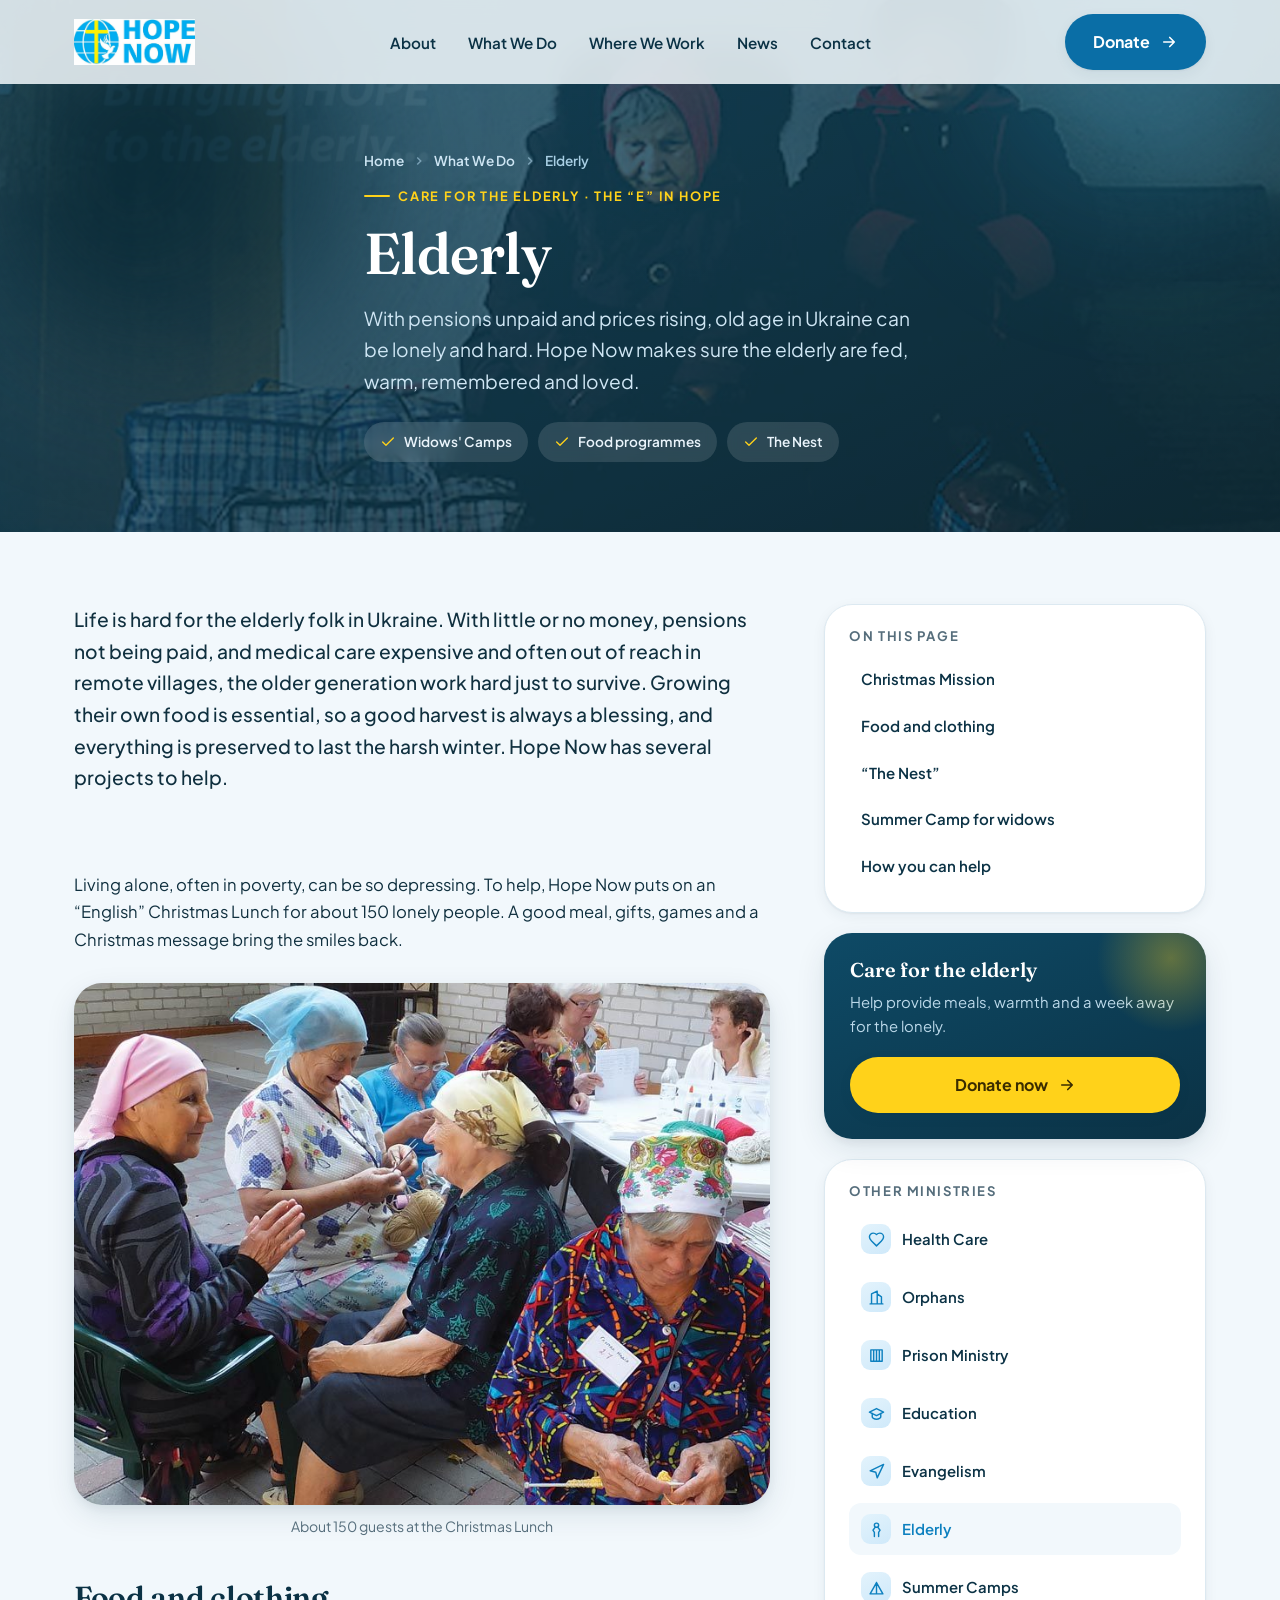
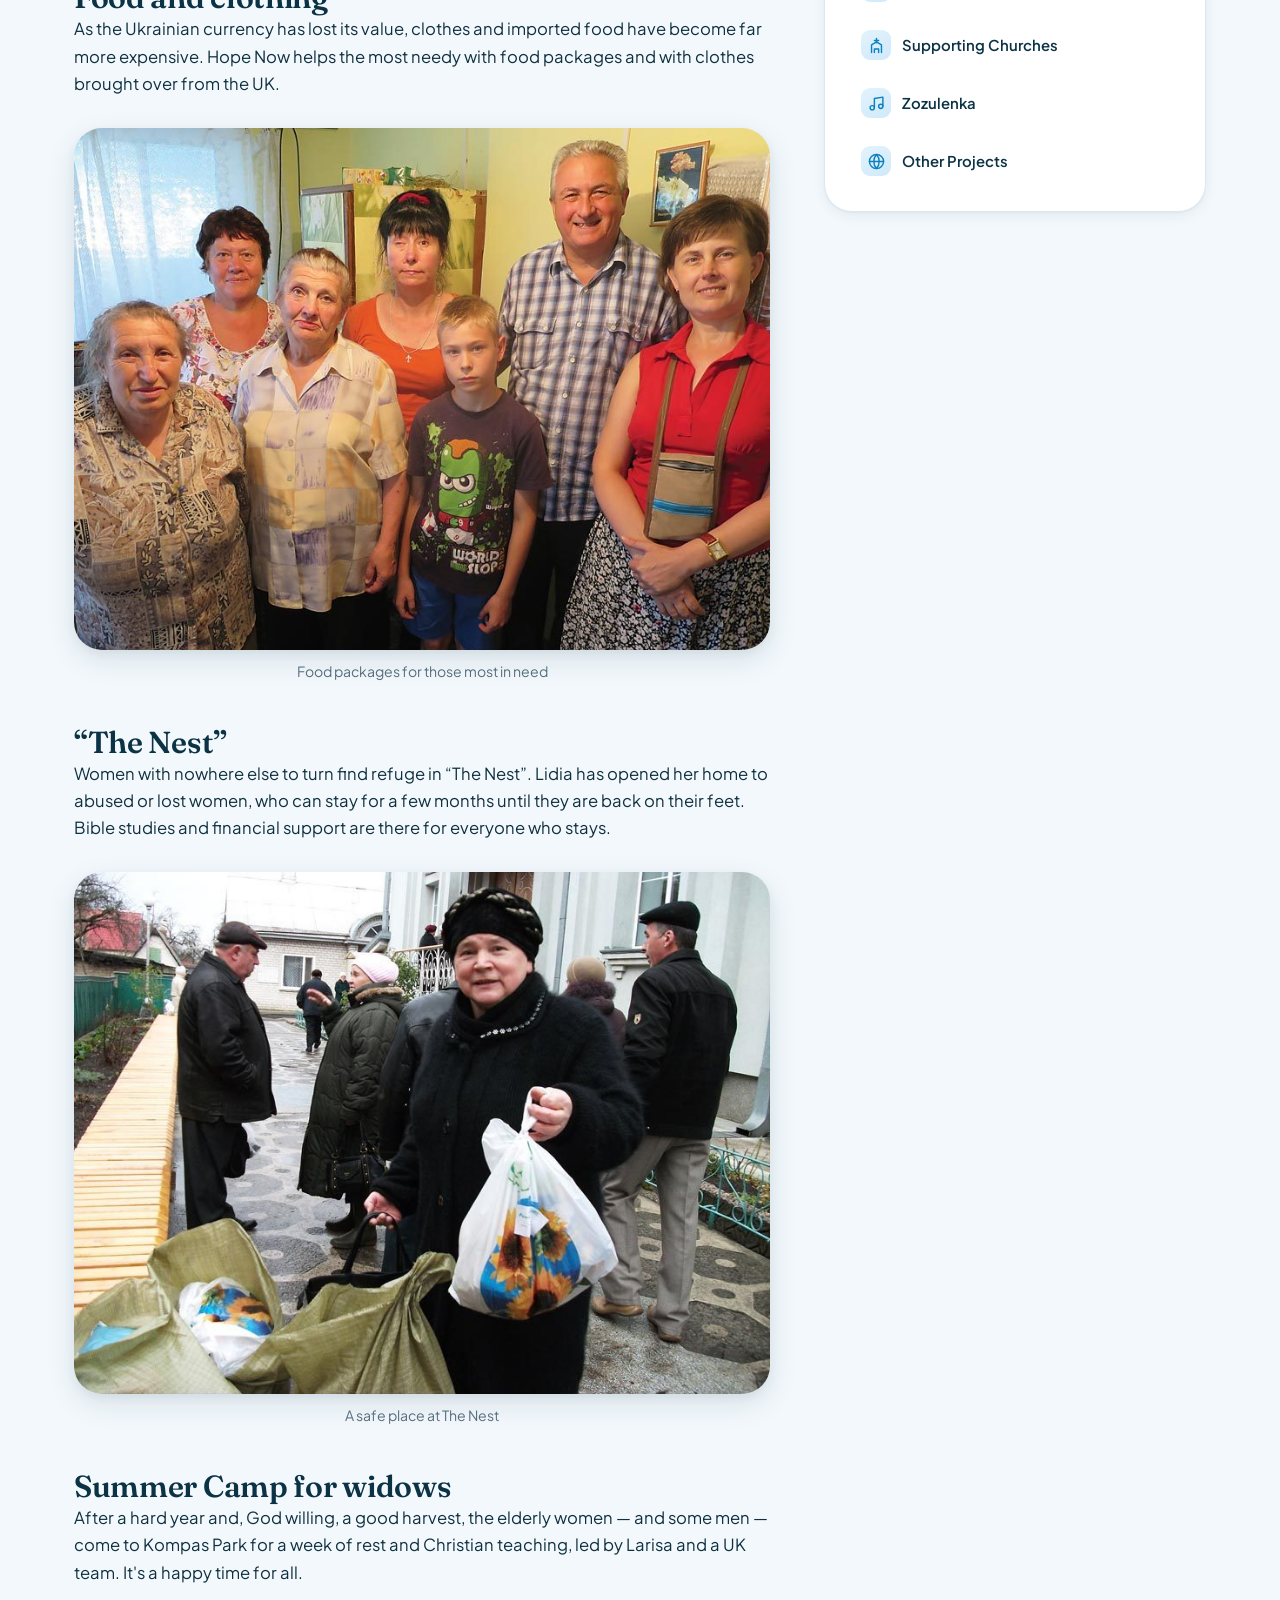
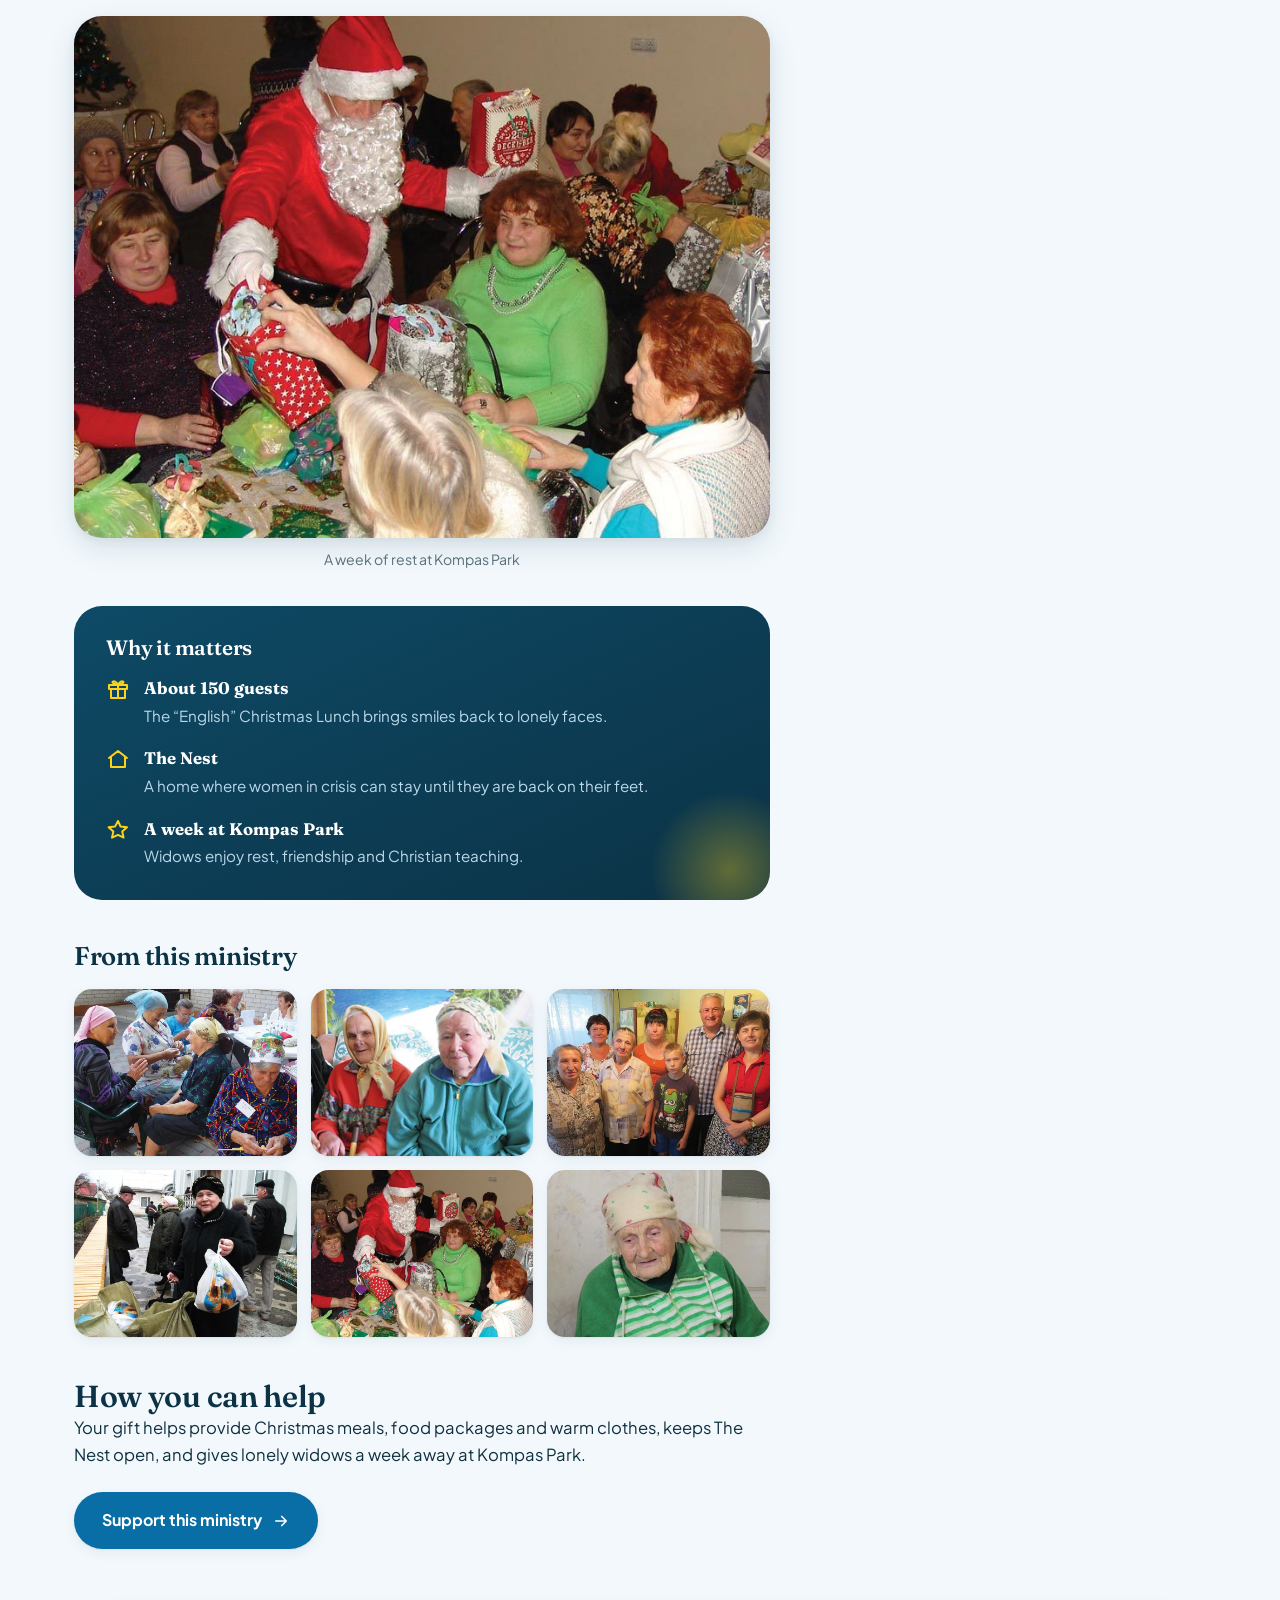
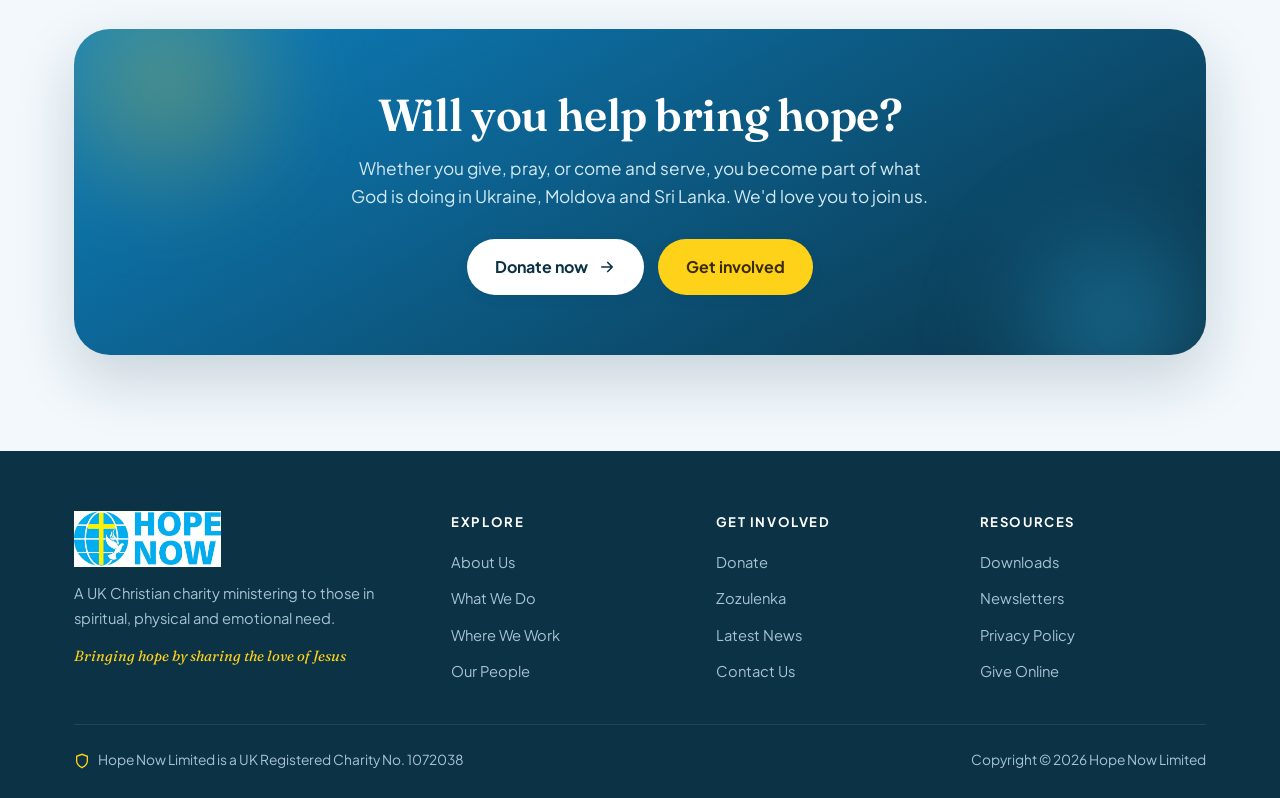
<file: programmes/elderly.html>
<!DOCTYPE html>
<html lang="en">
<head>
<meta charset="UTF-8" />
<meta name="viewport" content="width=device-width, initial-scale=1" />
<title>Elderly - Hope Now</title>
<meta name="description" content="With pensions unpaid and prices rising, old age in Ukraine can be lonely and hard. Hope Now makes sure the elderly are fed, warm, remembered and loved." />
<link rel="preconnect" href="https://fonts.googleapis.com" />
<link rel="preconnect" href="https://fonts.gstatic.com" crossorigin />
<link href="https://fonts.googleapis.com/css2?family=Fraunces:ital,opsz,wght@0,9..144,400;0,9..144,500;0,9..144,600;0,9..144,700;1,9..144,500&family=Plus+Jakarta+Sans:wght@400;500;600;700&display=swap" rel="stylesheet" />
<link rel="stylesheet" href="../assets/theme.css" />
</head>
<body>
<a class="skip" href="#main">Skip to content</a>

<header id="hdr">
  <div class="wrap nav">
    <a class="brand" href="../index.html" aria-label="Hope Now home">
      <img class="logo-img" src="../assets/hope-now-logo.png" alt="Hope Now" width="1150" height="437" />
    </a>
    <nav class="menu" id="menu" aria-label="Primary">
      <a href="../index.html#about">About</a>
      <a href="../index.html#work">What We Do</a>
      <a href="../index.html#reach">Where We Work</a>
      <a href="../index.html#news">News</a>
      <a href="../index.html#contact">Contact</a>
    </nav>
    <div class="nav-cta">
      <a class="btn" href="../index.html#donate">Donate<svg class="ico" width="18" height="18" viewBox="0 0 24 24" fill="none" stroke="currentColor" stroke-width="2.2" stroke-linecap="round" stroke-linejoin="round"><path d="M5 12h14M13 6l6 6-6 6"/></svg></a>
      <button class="burger" id="burger" aria-label="Toggle menu" aria-expanded="false"><span></span><span></span><span></span></button>
    </div>
  </div>
</header>

<main id="main">

<section class="page-hero has-photo">
  <div class="hero-photo" aria-hidden="true"><img src="../assets/images/pic-elderly.jpg" alt="" /></div>
  <div class="wrap inner">
    <nav class="breadcrumb" aria-label="Breadcrumb">
      <a href="../index.html">Home</a>
      <svg viewBox="0 0 24 24" fill="none" stroke="currentColor" stroke-width="2.5"><path d="m9 18 6-6-6-6"/></svg>
      <a href="../index.html#work">What We Do</a>
      <svg viewBox="0 0 24 24" fill="none" stroke="currentColor" stroke-width="2.5"><path d="m9 18 6-6-6-6"/></svg>
      <span>Elderly</span>
    </nav>
    <span class="eyebrow">Care for the Elderly &middot; The &ldquo;E&rdquo; in HOPE</span>
    <h1>Elderly</h1>
    <p class="standfirst">With pensions unpaid and prices rising, old age in Ukraine can be lonely and hard. Hope Now makes sure the elderly are fed, warm, remembered and loved.</p>
    <div class="hero-chips">
      <span><svg viewBox="0 0 24 24" fill="none" stroke="currentColor" stroke-width="2" stroke-linecap="round" stroke-linejoin="round"><path d="M20 6 9 17l-5-5"/></svg>Widows' Camps</span>
      <span><svg viewBox="0 0 24 24" fill="none" stroke="currentColor" stroke-width="2" stroke-linecap="round" stroke-linejoin="round"><path d="M20 6 9 17l-5-5"/></svg>Food programmes</span>
      <span><svg viewBox="0 0 24 24" fill="none" stroke="currentColor" stroke-width="2" stroke-linecap="round" stroke-linejoin="round"><path d="M20 6 9 17l-5-5"/></svg>The Nest</span>
    </div>
  </div>
</section>

<section class="article">
  <div class="wrap article-grid">
    <article class="prose">
      <p class="lead reveal">Life is hard for the elderly folk in Ukraine. With little or no money, pensions not being paid, and medical care expensive and often out of reach in remote villages, the older generation work hard just to survive. Growing their own food is essential, so a good harvest is always a blessing, and everything is preserved to last the harsh winter. Hope Now has several projects to help.</p>

      <div class="section-block" id="christmas">
        <h2 class="reveal">Christmas Mission</h2>
        <p class="reveal">Living alone, often in poverty, can be so depressing. To help, Hope Now puts on an &ldquo;English&rdquo; Christmas Lunch for about 150 lonely people. A good meal, gifts, games and a Christmas message bring the smiles back.</p>
        <figure class="reveal"><img src="../assets/images/elderly1.jpg" alt="The English Christmas Lunch" loading="lazy" /><figcaption>About 150 guests at the Christmas Lunch</figcaption></figure>
      </div>

      <div class="section-block" id="food-clothing">
        <h2 class="reveal">Food and clothing</h2>
        <p class="reveal">As the Ukrainian currency has lost its value, clothes and imported food have become far more expensive. Hope Now helps the most needy with food packages and with clothes brought over from the UK.</p>
        <figure class="reveal"><img src="../assets/images/elderly3.jpg" alt="Food and clothing for the needy" loading="lazy" /><figcaption>Food packages for those most in need</figcaption></figure>
      </div>

      <div class="section-block" id="the-nest">
        <h2 class="reveal">&ldquo;The Nest&rdquo;</h2>
        <p class="reveal">Women with nowhere else to turn find refuge in &ldquo;The Nest&rdquo;. Lidia has opened her home to abused or lost women, who can stay for a few months until they are back on their feet. Bible studies and financial support are there for everyone who stays.</p>
        <figure class="reveal"><img src="../assets/images/elderly4.jpg" alt="The Nest, a refuge for women" loading="lazy" /><figcaption>A safe place at The Nest</figcaption></figure>
      </div>

      <div class="section-block" id="widows-camp">
        <h2 class="reveal">Summer Camp for widows</h2>
        <p class="reveal">After a hard year and, God willing, a good harvest, the elderly women &mdash; and some men &mdash; come to Kompas Park for a week of rest and Christian teaching, led by Larisa and a UK team. It's a happy time for all.</p>
        <figure class="reveal"><img src="../assets/images/elderly5.jpg" alt="Widows at Kompas Park" loading="lazy" /><figcaption>A week of rest at Kompas Park</figcaption></figure>
      </div>

      <div class="factbox reveal">
        <h3>Why it matters</h3>
        <div class="facts">
          <div class="fact"><svg viewBox="0 0 24 24" fill="none" stroke="currentColor" stroke-width="2" stroke-linecap="round" stroke-linejoin="round"><rect x="3" y="8" width="18" height="4"/><path d="M5 12v9h14v-9M12 8v13M12 8S9.5 3 7 4.5 12 8 12 8zM12 8s2.5-5 5-3.5S12 8 12 8z"/></svg><div><b>About 150 guests</b><span>The &ldquo;English&rdquo; Christmas Lunch brings smiles back to lonely faces.</span></div></div>
          <div class="fact"><svg viewBox="0 0 24 24" fill="none" stroke="currentColor" stroke-width="2" stroke-linecap="round" stroke-linejoin="round"><path d="M3 11l9-7 9 7M5 10v10h14V10"/></svg><div><b>The Nest</b><span>A home where women in crisis can stay until they are back on their feet.</span></div></div>
          <div class="fact"><svg viewBox="0 0 24 24" fill="none" stroke="currentColor" stroke-width="2" stroke-linecap="round" stroke-linejoin="round"><path d="m12 3 2.6 5.6 6.4.6-4.8 4.2 1.4 6.2L12 16.9 6 19.6l1.4-6.2L2.6 9.2l6.4-.6z"/></svg><div><b>A week at Kompas Park</b><span>Widows enjoy rest, friendship and Christian teaching.</span></div></div>
        </div>
      </div>

      <div class="gallery reveal">
        <h2>From this ministry</h2>
        <div class="grid">
          <a href="../assets/images/elderly1.jpg" target="_blank" rel="noopener"><img src="../assets/images/elderly1.jpg" alt="Christmas Lunch" loading="lazy" /></a>
          <a href="../assets/images/elderly2.jpg" target="_blank" rel="noopener"><img src="../assets/images/elderly2.jpg" alt="Caring for the elderly" loading="lazy" /></a>
          <a href="../assets/images/elderly3.jpg" target="_blank" rel="noopener"><img src="../assets/images/elderly3.jpg" alt="Food and clothing" loading="lazy" /></a>
          <a href="../assets/images/elderly4.jpg" target="_blank" rel="noopener"><img src="../assets/images/elderly4.jpg" alt="The Nest" loading="lazy" /></a>
          <a href="../assets/images/elderly5.jpg" target="_blank" rel="noopener"><img src="../assets/images/elderly5.jpg" alt="Widows camp" loading="lazy" /></a>
          <a href="../assets/images/elderly6.jpg" target="_blank" rel="noopener"><img src="../assets/images/elderly6.jpg" alt="Friendship" loading="lazy" /></a>
        </div>
      </div>

      <div class="section-block" id="help">
        <h2 class="reveal">How you can help</h2>
        <p class="reveal">Your gift helps provide Christmas meals, food packages and warm clothes, keeps The Nest open, and gives lonely widows a week away at Kompas Park.</p>
        <p class="reveal" style="margin-top:24px">
          <a class="btn" href="../index.html#donate">Support this ministry<svg class="ico" width="18" height="18" viewBox="0 0 24 24" fill="none" stroke="currentColor" stroke-width="2.2" stroke-linecap="round" stroke-linejoin="round"><path d="M5 12h14M13 6l6 6-6 6"/></svg></a>
        </p>
      </div>
    </article>

    <aside class="sidebar reveal" data-delay="1">
      <div class="side-card">
        <h4>On this page</h4>
        <nav class="toc">
          <a href="#christmas">Christmas Mission</a>
          <a href="#food-clothing">Food and clothing</a>
          <a href="#the-nest">&ldquo;The Nest&rdquo;</a>
          <a href="#widows-camp">Summer Camp for widows</a>
          <a href="#help">How you can help</a>
        </nav>
      </div>

      <div class="side-donate">
        <h4>Care for the elderly</h4>
        <p>Help provide meals, warmth and a week away for the lonely.</p>
        <a class="btn btn--gold" href="../index.html#donate">Donate now<svg class="ico" width="18" height="18" viewBox="0 0 24 24" fill="none" stroke="currentColor" stroke-width="2.2" stroke-linecap="round" stroke-linejoin="round"><path d="M5 12h14M13 6l6 6-6 6"/></svg></a>
      </div>

      <div class="side-card">
        <h4>Other ministries</h4>
        <nav class="side-nav">
          <a href="health-care.html"><span class="ic"><svg viewBox="0 0 24 24" fill="none" stroke="currentColor" stroke-width="2" stroke-linecap="round" stroke-linejoin="round"><path d="M19 14c1.49-1.46 3-3.21 3-5.5A5.5 5.5 0 0 0 16.5 3c-1.76 0-3 .5-4.5 2-1.5-1.5-2.74-2-4.5-2A5.5 5.5 0 0 0 2 8.5c0 2.29 1.49 4.04 3 5.5l7 7Z"/></svg></span>Health Care</a>
          <a href="orphans.html"><span class="ic"><svg viewBox="0 0 24 24" fill="none" stroke="currentColor" stroke-width="2" stroke-linecap="round" stroke-linejoin="round"><path d="M3 21h18M5 21V7l8-4v18M19 21V11l-6-4"/></svg></span>Orphans</a>
          <a href="prisons.html"><span class="ic"><svg viewBox="0 0 24 24" fill="none" stroke="currentColor" stroke-width="2" stroke-linecap="round" stroke-linejoin="round"><path d="M4 4h16v16H4zM8 4v16M12 4v16M16 4v16"/></svg></span>Prison Ministry</a>
          <a href="education.html"><span class="ic"><svg viewBox="0 0 24 24" fill="none" stroke="currentColor" stroke-width="2" stroke-linecap="round" stroke-linejoin="round"><path d="M22 10 12 5 2 10l10 5 10-5Z"/><path d="M6 12v5c0 1 2.5 3 6 3s6-2 6-3v-5"/></svg></span>Education</a>
          <a href="evangelism.html"><span class="ic"><svg viewBox="0 0 24 24" fill="none" stroke="currentColor" stroke-width="2" stroke-linecap="round" stroke-linejoin="round"><path d="m3 11 19-9-9 19-2-8-8-2Z"/></svg></span>Evangelism</a>
          <a class="current" href="elderly.html"><span class="ic"><svg viewBox="0 0 24 24" fill="none" stroke="currentColor" stroke-width="2" stroke-linecap="round" stroke-linejoin="round"><circle cx="12" cy="6" r="3"/><path d="M9 22v-6l-2-3 3-4h4l3 4-2 3v6"/></svg></span>Elderly</a>
          <a href="summer-camps.html"><span class="ic"><svg viewBox="0 0 24 24" fill="none" stroke="currentColor" stroke-width="2" stroke-linecap="round" stroke-linejoin="round"><path d="m3 21 9-16 9 16M3 21h18M12 5v16"/></svg></span>Summer Camps</a>
          <a href="supporting-churches.html"><span class="ic"><svg viewBox="0 0 24 24" fill="none" stroke="currentColor" stroke-width="2" stroke-linecap="round" stroke-linejoin="round"><path d="M12 2v6M9 5h6M5 22V11l7-4 7 4v11M9 22v-5h6v5"/></svg></span>Supporting Churches</a>
          <a href="zozulenka.html"><span class="ic"><svg viewBox="0 0 24 24" fill="none" stroke="currentColor" stroke-width="2" stroke-linecap="round" stroke-linejoin="round"><path d="M9 18V5l12-2v13"/><circle cx="6" cy="18" r="3"/><circle cx="18" cy="16" r="3"/></svg></span>Zozulenka</a>
          <a href="other-projects.html"><span class="ic"><svg viewBox="0 0 24 24" fill="none" stroke="currentColor" stroke-width="2" stroke-linecap="round" stroke-linejoin="round"><circle cx="12" cy="12" r="10"/><path d="M2 12h20M12 2a15 15 0 0 1 0 20 15 15 0 0 1 0-20Z"/></svg></span>Other Projects</a>
        </nav>
      </div>
    </aside>
  </div>
</section>

<section class="final-cta">
  <div class="wrap">
    <div class="cta-box reveal">
      <h2>Will you help bring hope?</h2>
      <p>Whether you give, pray, or come and serve, you become part of what God is doing in Ukraine, Moldova and Sri Lanka. We'd love you to join us.</p>
      <div class="cta-actions">
        <a class="btn btn--light" href="../index.html#donate">Donate now<svg class="ico" width="18" height="18" viewBox="0 0 24 24" fill="none" stroke="currentColor" stroke-width="2.2" stroke-linecap="round" stroke-linejoin="round"><path d="M5 12h14M13 6l6 6-6 6"/></svg></a>
        <a class="btn btn--gold" href="../index.html#contact">Get involved</a>
      </div>
    </div>
  </div>
</section>
</main>

<footer>
  <div class="wrap">
    <div class="foot-grid">
      <div class="foot-brand">
        <a class="brand" href="../index.html" aria-label="Hope Now home"><img class="logo-img" src="../assets/hope-now-logo.png" alt="Hope Now" width="1150" height="437" /></a>
        <p>A UK Christian charity ministering to those in spiritual, physical and emotional need.</p>
        <p class="foot-verse">Bringing hope by sharing the love of Jesus</p>
      </div>
      <div><h5>Explore</h5><ul>
        <li><a href="../index.html#about">About Us</a></li>
        <li><a href="../index.html#work">What We Do</a></li>
        <li><a href="../index.html#reach">Where We Work</a></li>
        <li><a href="../index.html#team">Our People</a></li>
      </ul></div>
      <div><h5>Get involved</h5><ul>
        <li><a href="../index.html#donate">Donate</a></li>
        <li><a href="../index.html#zozulenka">Zozulenka</a></li>
        <li><a href="../index.html#news">Latest News</a></li>
        <li><a href="../index.html#contact">Contact Us</a></li>
      </ul></div>
      <div><h5>Resources</h5><ul>
        <li><a href="../downloads.html" target="_blank" rel="noopener">Downloads</a></li>
        <li><a href="../newsletters.html" target="_blank" rel="noopener">Newsletters</a></li>
        <li><a href="../privacy-policy.html" target="_blank" rel="noopener">Privacy Policy</a></li>
        <li><a href="https://www.give.net/HopeNow/oneoff" target="_blank" rel="noopener">Give Online</a></li>
      </ul></div>
    </div>
    <div class="foot-bottom">
      <span class="reg"><svg viewBox="0 0 24 24" fill="none" stroke="currentColor" stroke-width="2"><path d="M12 22s8-4 8-10V5l-8-3-8 3v7c0 6 8 10 8 10Z"/></svg>Hope Now Limited is a UK Registered Charity No. 1072038</span>
      <span>Copyright &copy; 2026 Hope Now Limited</span>
    </div>
  </div>
</footer>

<script>
  const hdr=document.getElementById('hdr');
  const onScroll=()=>hdr.classList.toggle('scrolled',window.scrollY>30);
  onScroll();window.addEventListener('scroll',onScroll,{passive:true});
  const burger=document.getElementById('burger'),menu=document.getElementById('menu');
  burger.addEventListener('click',()=>{const o=menu.classList.toggle('mobile');burger.classList.toggle('open',o);burger.setAttribute('aria-expanded',o);});
  menu.querySelectorAll('a').forEach(a=>a.addEventListener('click',()=>{menu.classList.remove('mobile');burger.classList.remove('open');}));
  const io=new IntersectionObserver((es)=>{es.forEach(e=>{if(e.isIntersecting){e.target.classList.add('in');io.unobserve(e.target);}});},{threshold:.12,rootMargin:'0px 0px -50px 0px'});
  document.querySelectorAll('.reveal').forEach(el=>io.observe(el));
</script>
</body>
</html>
</file>
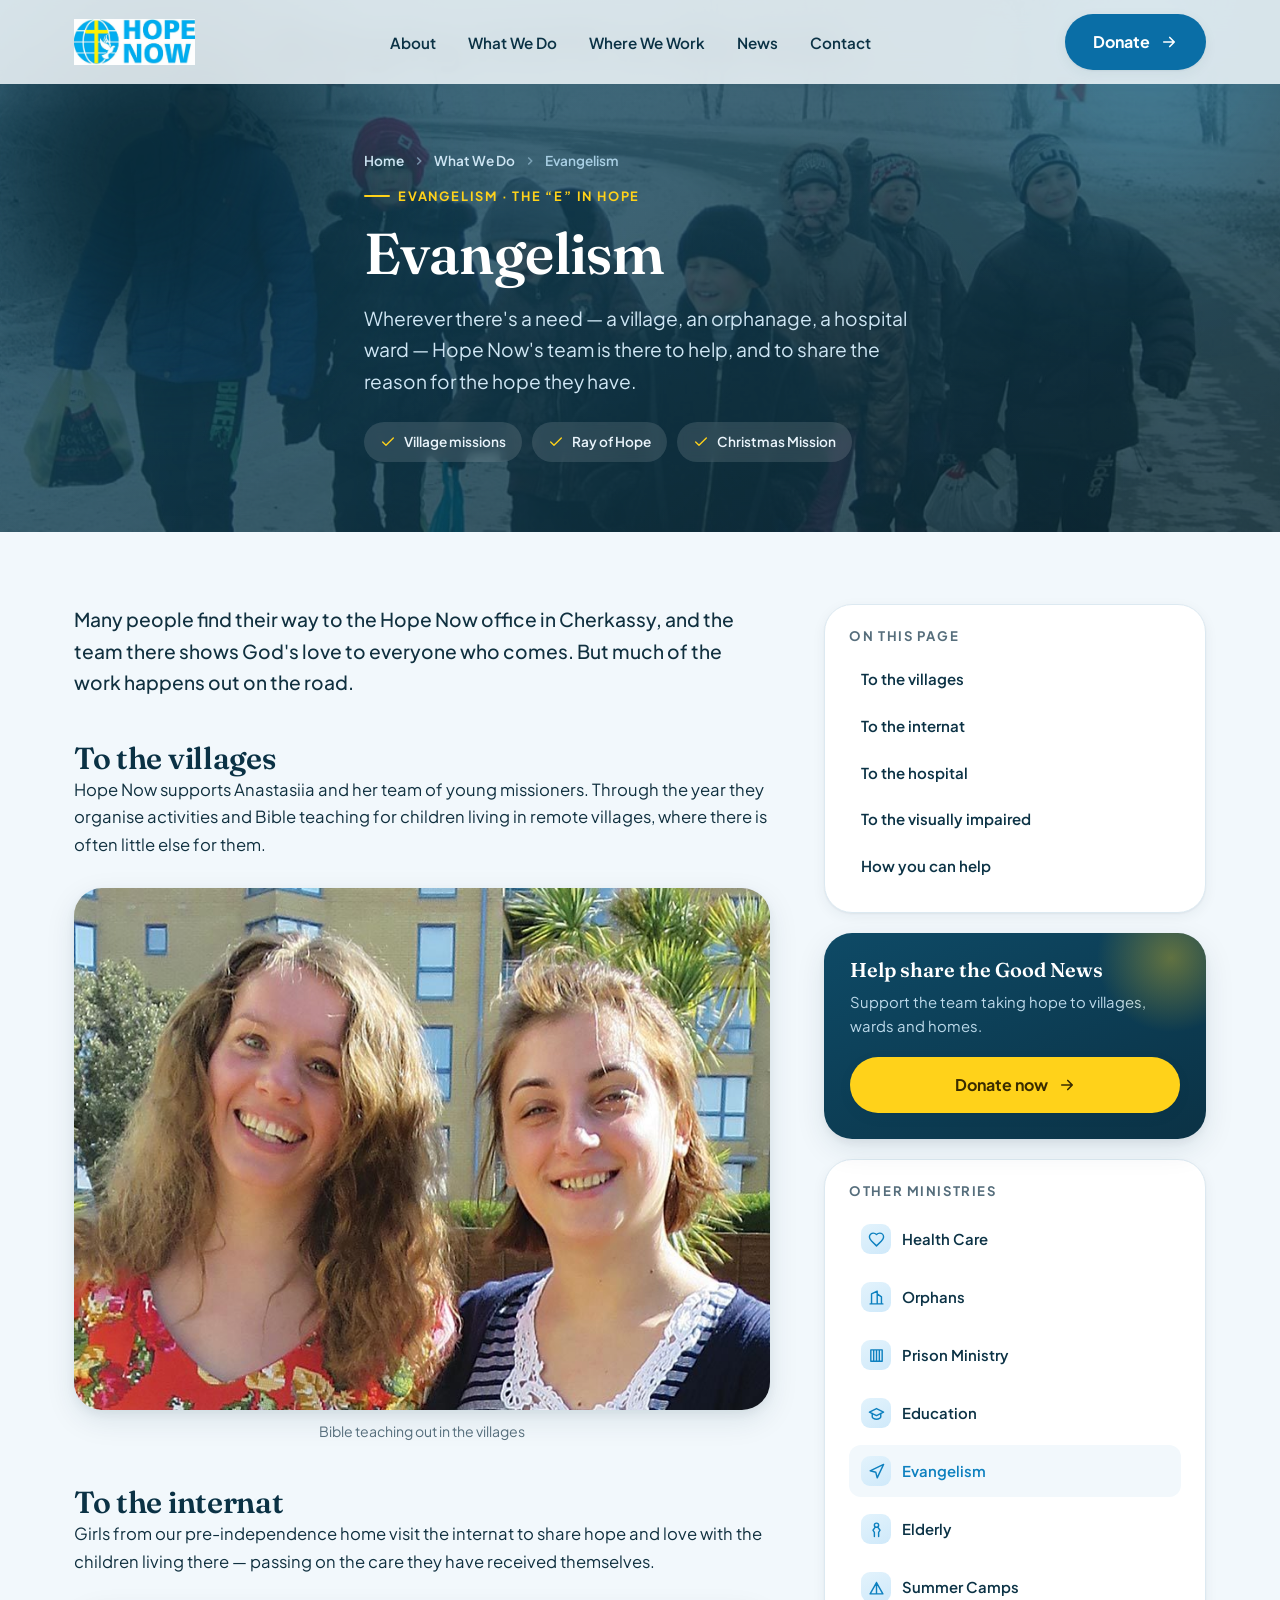
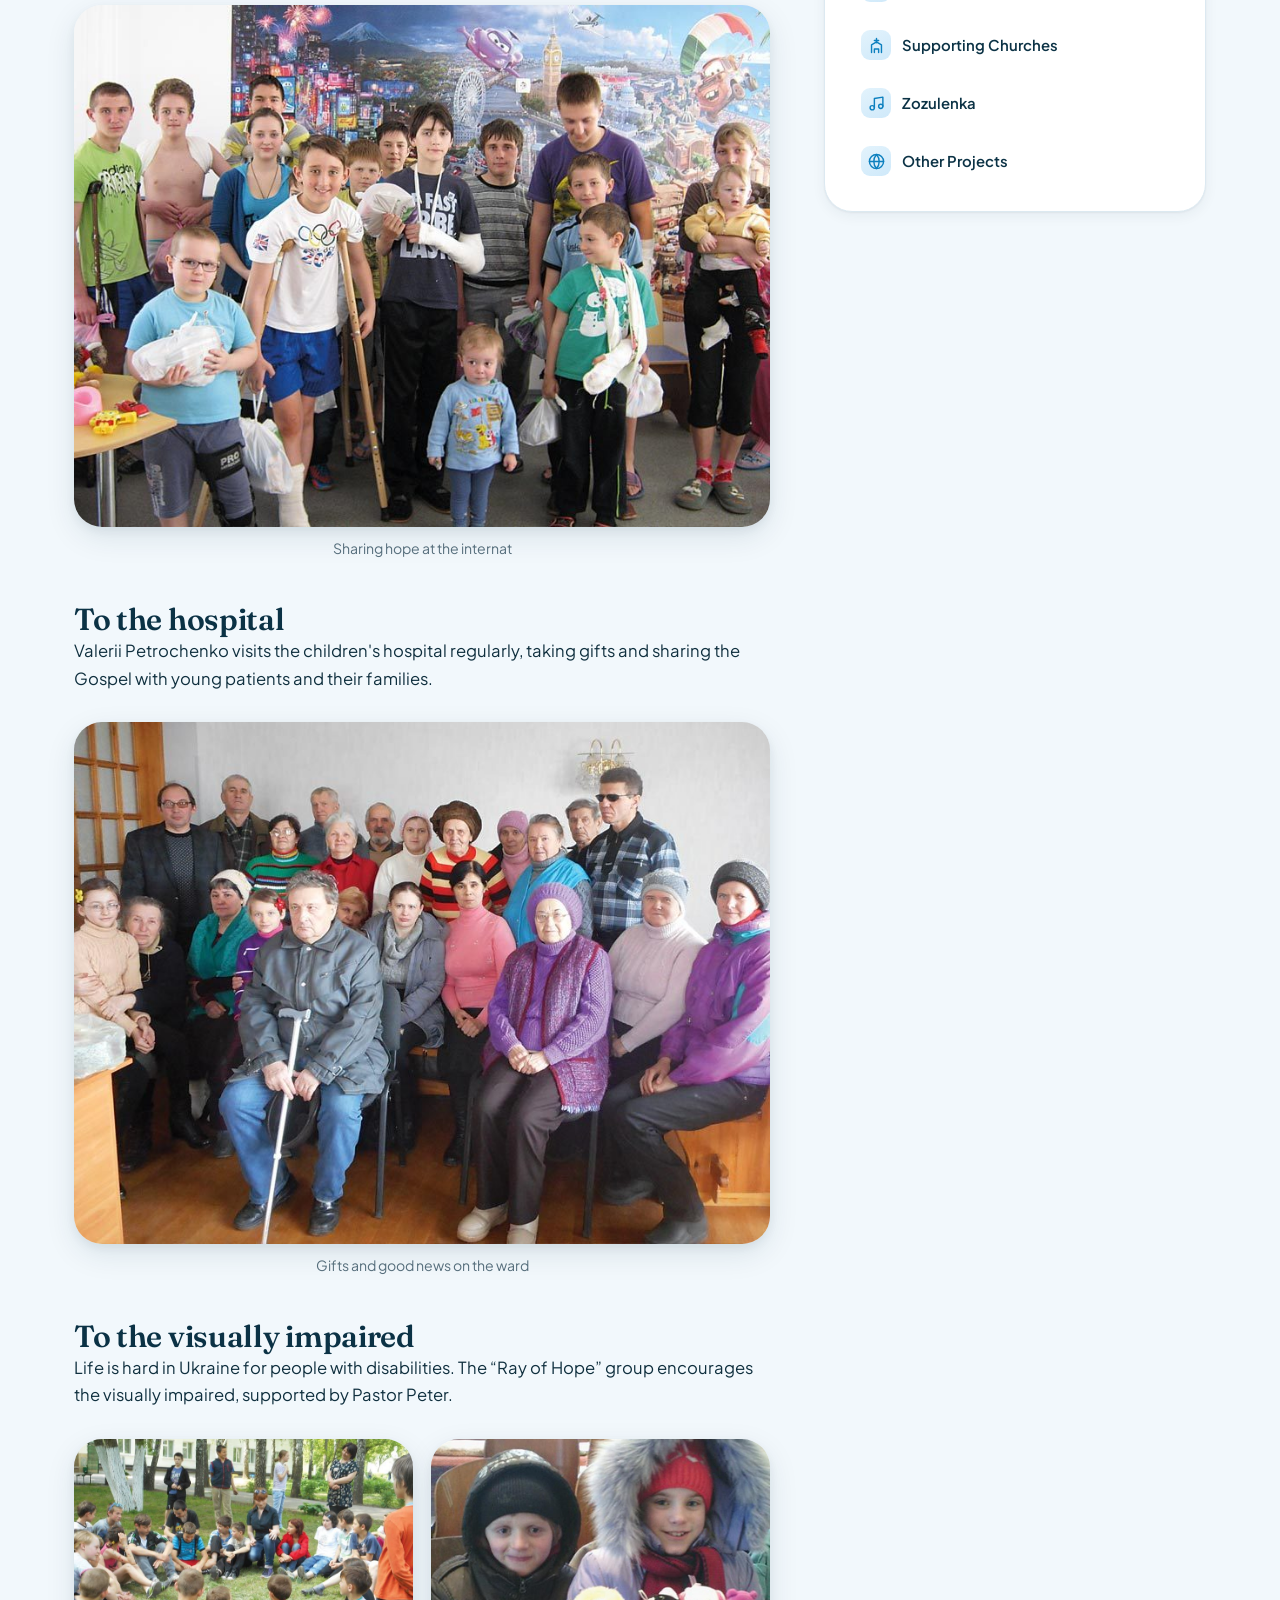
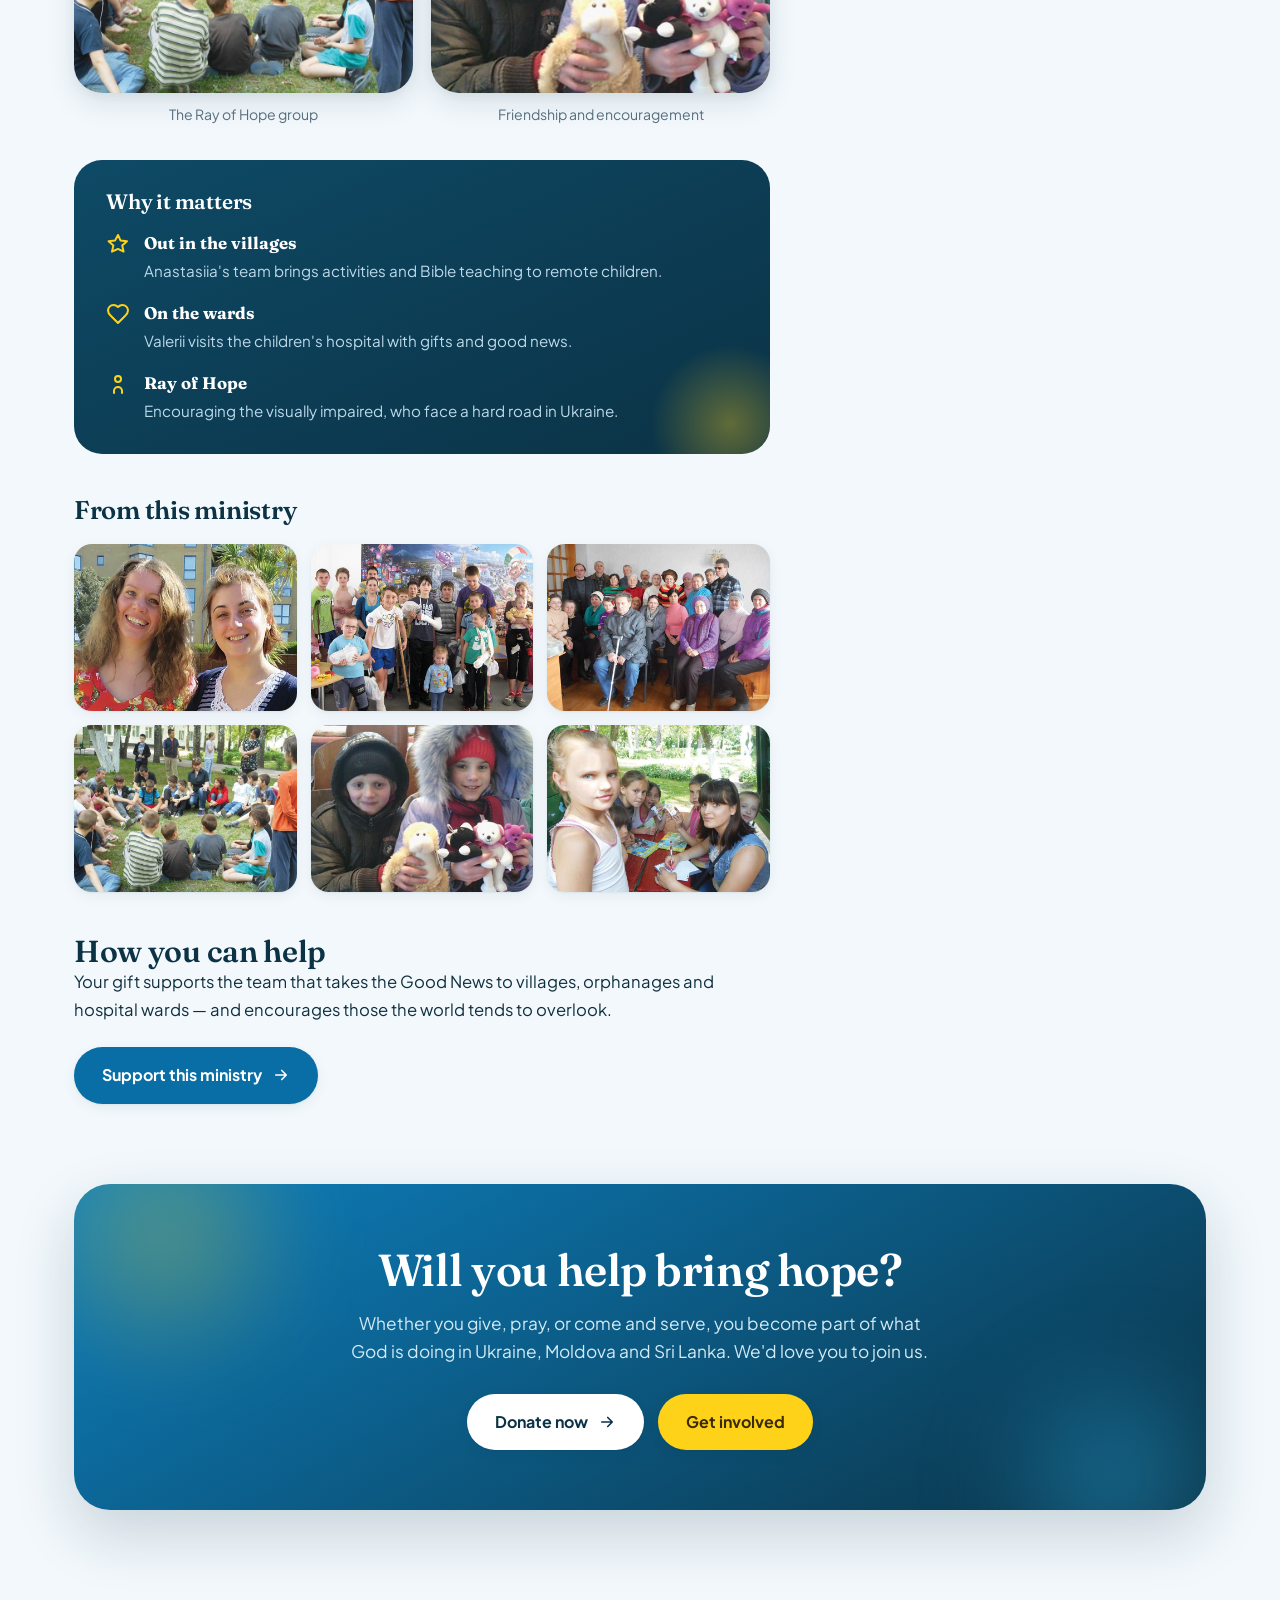
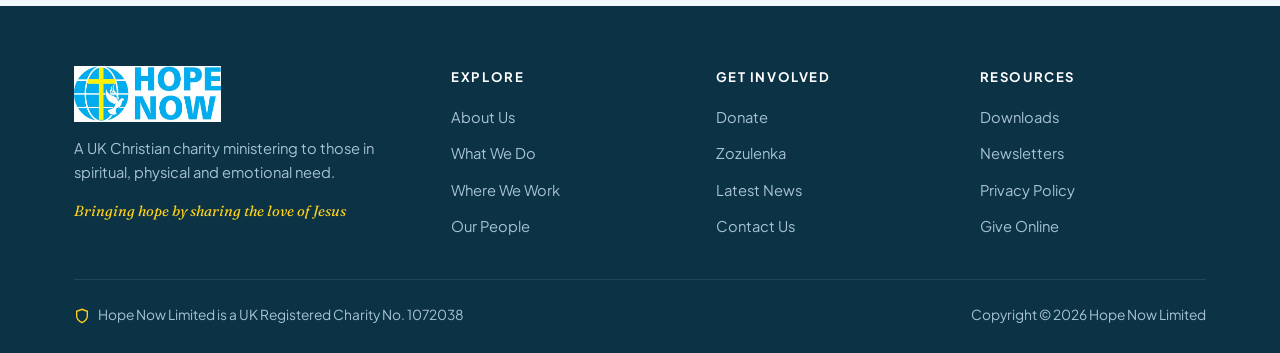
<file: programmes/evangelism.html>
<!DOCTYPE html>
<html lang="en">
<head>
<meta charset="UTF-8" />
<meta name="viewport" content="width=device-width, initial-scale=1" />
<title>Evangelism - Hope Now</title>
<meta name="description" content="Wherever there's a need in Ukraine, Hope Now's team is there to help and to share the reason for the hope they have." />
<link rel="preconnect" href="https://fonts.googleapis.com" />
<link rel="preconnect" href="https://fonts.gstatic.com" crossorigin />
<link href="https://fonts.googleapis.com/css2?family=Fraunces:ital,opsz,wght@0,9..144,400;0,9..144,500;0,9..144,600;0,9..144,700;1,9..144,500&family=Plus+Jakarta+Sans:wght@400;500;600;700&display=swap" rel="stylesheet" />
<link rel="stylesheet" href="../assets/theme.css" />
</head>
<body>
<a class="skip" href="#main">Skip to content</a>

<header id="hdr">
  <div class="wrap nav">
    <a class="brand" href="../index.html" aria-label="Hope Now home">
      <img class="logo-img" src="../assets/hope-now-logo.png" alt="Hope Now" width="1150" height="437" />
    </a>
    <nav class="menu" id="menu" aria-label="Primary">
      <a href="../index.html#about">About</a>
      <a href="../index.html#work">What We Do</a>
      <a href="../index.html#reach">Where We Work</a>
      <a href="../index.html#news">News</a>
      <a href="../index.html#contact">Contact</a>
    </nav>
    <div class="nav-cta">
      <a class="btn" href="../index.html#donate">Donate<svg class="ico" width="18" height="18" viewBox="0 0 24 24" fill="none" stroke="currentColor" stroke-width="2.2" stroke-linecap="round" stroke-linejoin="round"><path d="M5 12h14M13 6l6 6-6 6"/></svg></a>
      <button class="burger" id="burger" aria-label="Toggle menu" aria-expanded="false"><span></span><span></span><span></span></button>
    </div>
  </div>
</header>

<main id="main">

<section class="page-hero has-photo">
  <div class="hero-photo" aria-hidden="true"><img src="../assets/images/pic-evangelism.jpg" alt="" /></div>
  <div class="wrap inner">
    <nav class="breadcrumb" aria-label="Breadcrumb">
      <a href="../index.html">Home</a>
      <svg viewBox="0 0 24 24" fill="none" stroke="currentColor" stroke-width="2.5"><path d="m9 18 6-6-6-6"/></svg>
      <a href="../index.html#work">What We Do</a>
      <svg viewBox="0 0 24 24" fill="none" stroke="currentColor" stroke-width="2.5"><path d="m9 18 6-6-6-6"/></svg>
      <span>Evangelism</span>
    </nav>
    <span class="eyebrow">Evangelism &middot; The &ldquo;E&rdquo; in HOPE</span>
    <h1>Evangelism</h1>
    <p class="standfirst">Wherever there's a need &mdash; a village, an orphanage, a hospital ward &mdash; Hope Now's team is there to help, and to share the reason for the hope they have.</p>
    <div class="hero-chips">
      <span><svg viewBox="0 0 24 24" fill="none" stroke="currentColor" stroke-width="2" stroke-linecap="round" stroke-linejoin="round"><path d="M20 6 9 17l-5-5"/></svg>Village missions</span>
      <span><svg viewBox="0 0 24 24" fill="none" stroke="currentColor" stroke-width="2" stroke-linecap="round" stroke-linejoin="round"><path d="M20 6 9 17l-5-5"/></svg>Ray of Hope</span>
      <span><svg viewBox="0 0 24 24" fill="none" stroke="currentColor" stroke-width="2" stroke-linecap="round" stroke-linejoin="round"><path d="M20 6 9 17l-5-5"/></svg>Christmas Mission</span>
    </div>
  </div>
</section>

<section class="article">
  <div class="wrap article-grid">
    <article class="prose">
      <p class="lead reveal">Many people find their way to the Hope Now office in Cherkassy, and the team there shows God's love to everyone who comes. But much of the work happens out on the road.</p>

      <div class="section-block" id="villages">
        <h2 class="reveal">To the villages</h2>
        <p class="reveal">Hope Now supports Anastasiia and her team of young missioners. Through the year they organise activities and Bible teaching for children living in remote villages, where there is often little else for them.</p>
        <figure class="reveal"><img src="../assets/images/evangelism1.jpg" alt="Children at a village mission" loading="lazy" /><figcaption>Bible teaching out in the villages</figcaption></figure>
      </div>

      <div class="section-block" id="internat">
        <h2 class="reveal">To the internat</h2>
        <p class="reveal">Girls from our pre-independence home visit the internat to share hope and love with the children living there &mdash; passing on the care they have received themselves.</p>
        <figure class="reveal"><img src="../assets/images/evangelism2.jpg" alt="Visiting children at the internat" loading="lazy" /><figcaption>Sharing hope at the internat</figcaption></figure>
      </div>

      <div class="section-block" id="hospital">
        <h2 class="reveal">To the hospital</h2>
        <p class="reveal">Valerii Petrochenko visits the children's hospital regularly, taking gifts and sharing the Gospel with young patients and their families.</p>
        <figure class="reveal"><img src="../assets/images/evangelism3.jpg" alt="A visit to the childrens hospital" loading="lazy" /><figcaption>Gifts and good news on the ward</figcaption></figure>
      </div>

      <div class="section-block" id="visually-impaired">
        <h2 class="reveal">To the visually impaired</h2>
        <p class="reveal">Life is hard in Ukraine for people with disabilities. The &ldquo;Ray of Hope&rdquo; group encourages the visually impaired, supported by Pastor Peter.</p>
        <div class="figrow reveal">
  <figure><img src="../assets/images/evangelism4.jpg" alt="The Ray of Hope group" loading="lazy" /><figcaption>The Ray of Hope group</figcaption></figure>
  <figure><img src="../assets/images/evangelism5.jpg" alt="Encouraging one another" loading="lazy" /><figcaption>Friendship and encouragement</figcaption></figure>
</div>
      </div>

      <div class="factbox reveal">
        <h3>Why it matters</h3>
        <div class="facts">
          <div class="fact"><svg viewBox="0 0 24 24" fill="none" stroke="currentColor" stroke-width="2" stroke-linecap="round" stroke-linejoin="round"><path d="m12 3 2.6 5.6 6.4.6-4.8 4.2 1.4 6.2L12 16.9 6 19.6l1.4-6.2L2.6 9.2l6.4-.6z"/></svg><div><b>Out in the villages</b><span>Anastasiia's team brings activities and Bible teaching to remote children.</span></div></div>
          <div class="fact"><svg viewBox="0 0 24 24" fill="none" stroke="currentColor" stroke-width="2" stroke-linecap="round" stroke-linejoin="round"><path d="M19 14c1.49-1.46 3-3.21 3-5.5A5.5 5.5 0 0 0 16.5 3c-1.76 0-3 .5-4.5 2-1.5-1.5-2.74-2-4.5-2A5.5 5.5 0 0 0 2 8.5c0 2.29 1.49 4.04 3 5.5l7 7Z"/></svg><div><b>On the wards</b><span>Valerii visits the children's hospital with gifts and good news.</span></div></div>
          <div class="fact"><svg viewBox="0 0 24 24" fill="none" stroke="currentColor" stroke-width="2" stroke-linecap="round" stroke-linejoin="round"><path d="M16 21v-2a4 4 0 0 0-8 0v2M12 4a3 3 0 1 1 0 6 3 3 0 0 1 0-6Z"/></svg><div><b>Ray of Hope</b><span>Encouraging the visually impaired, who face a hard road in Ukraine.</span></div></div>
        </div>
      </div>

      <div class="gallery reveal">
        <h2>From this ministry</h2>
        <div class="grid">
          <a href="../assets/images/evangelism1.jpg" target="_blank" rel="noopener"><img src="../assets/images/evangelism1.jpg" alt="Village mission" loading="lazy" /></a>
          <a href="../assets/images/evangelism2.jpg" target="_blank" rel="noopener"><img src="../assets/images/evangelism2.jpg" alt="At the internat" loading="lazy" /></a>
          <a href="../assets/images/evangelism3.jpg" target="_blank" rel="noopener"><img src="../assets/images/evangelism3.jpg" alt="Hospital visit" loading="lazy" /></a>
          <a href="../assets/images/evangelism4.jpg" target="_blank" rel="noopener"><img src="../assets/images/evangelism4.jpg" alt="Ray of Hope" loading="lazy" /></a>
          <a href="../assets/images/evangelism5.jpg" target="_blank" rel="noopener"><img src="../assets/images/evangelism5.jpg" alt="Encouragement" loading="lazy" /></a>
          <a href="../assets/images/evangelism6.jpg" target="_blank" rel="noopener"><img src="../assets/images/evangelism6.jpg" alt="Sharing the Gospel" loading="lazy" /></a>
        </div>
      </div>

      <div class="section-block" id="help">
        <h2 class="reveal">How you can help</h2>
        <p class="reveal">Your gift supports the team that takes the Good News to villages, orphanages and hospital wards &mdash; and encourages those the world tends to overlook.</p>
        <p class="reveal" style="margin-top:24px">
          <a class="btn" href="../index.html#donate">Support this ministry<svg class="ico" width="18" height="18" viewBox="0 0 24 24" fill="none" stroke="currentColor" stroke-width="2.2" stroke-linecap="round" stroke-linejoin="round"><path d="M5 12h14M13 6l6 6-6 6"/></svg></a>
        </p>
      </div>
    </article>

    <aside class="sidebar reveal" data-delay="1">
      <div class="side-card">
        <h4>On this page</h4>
        <nav class="toc">
          <a href="#villages">To the villages</a>
          <a href="#internat">To the internat</a>
          <a href="#hospital">To the hospital</a>
          <a href="#visually-impaired">To the visually impaired</a>
          <a href="#help">How you can help</a>
        </nav>
      </div>

      <div class="side-donate">
        <h4>Help share the Good News</h4>
        <p>Support the team taking hope to villages, wards and homes.</p>
        <a class="btn btn--gold" href="../index.html#donate">Donate now<svg class="ico" width="18" height="18" viewBox="0 0 24 24" fill="none" stroke="currentColor" stroke-width="2.2" stroke-linecap="round" stroke-linejoin="round"><path d="M5 12h14M13 6l6 6-6 6"/></svg></a>
      </div>

      <div class="side-card">
        <h4>Other ministries</h4>
        <nav class="side-nav">
          <a href="health-care.html"><span class="ic"><svg viewBox="0 0 24 24" fill="none" stroke="currentColor" stroke-width="2" stroke-linecap="round" stroke-linejoin="round"><path d="M19 14c1.49-1.46 3-3.21 3-5.5A5.5 5.5 0 0 0 16.5 3c-1.76 0-3 .5-4.5 2-1.5-1.5-2.74-2-4.5-2A5.5 5.5 0 0 0 2 8.5c0 2.29 1.49 4.04 3 5.5l7 7Z"/></svg></span>Health Care</a>
          <a href="orphans.html"><span class="ic"><svg viewBox="0 0 24 24" fill="none" stroke="currentColor" stroke-width="2" stroke-linecap="round" stroke-linejoin="round"><path d="M3 21h18M5 21V7l8-4v18M19 21V11l-6-4"/></svg></span>Orphans</a>
          <a href="prisons.html"><span class="ic"><svg viewBox="0 0 24 24" fill="none" stroke="currentColor" stroke-width="2" stroke-linecap="round" stroke-linejoin="round"><path d="M4 4h16v16H4zM8 4v16M12 4v16M16 4v16"/></svg></span>Prison Ministry</a>
          <a href="education.html"><span class="ic"><svg viewBox="0 0 24 24" fill="none" stroke="currentColor" stroke-width="2" stroke-linecap="round" stroke-linejoin="round"><path d="M22 10 12 5 2 10l10 5 10-5Z"/><path d="M6 12v5c0 1 2.5 3 6 3s6-2 6-3v-5"/></svg></span>Education</a>
          <a class="current" href="evangelism.html"><span class="ic"><svg viewBox="0 0 24 24" fill="none" stroke="currentColor" stroke-width="2" stroke-linecap="round" stroke-linejoin="round"><path d="m3 11 19-9-9 19-2-8-8-2Z"/></svg></span>Evangelism</a>
          <a href="elderly.html"><span class="ic"><svg viewBox="0 0 24 24" fill="none" stroke="currentColor" stroke-width="2" stroke-linecap="round" stroke-linejoin="round"><circle cx="12" cy="6" r="3"/><path d="M9 22v-6l-2-3 3-4h4l3 4-2 3v6"/></svg></span>Elderly</a>
          <a href="summer-camps.html"><span class="ic"><svg viewBox="0 0 24 24" fill="none" stroke="currentColor" stroke-width="2" stroke-linecap="round" stroke-linejoin="round"><path d="m3 21 9-16 9 16M3 21h18M12 5v16"/></svg></span>Summer Camps</a>
          <a href="supporting-churches.html"><span class="ic"><svg viewBox="0 0 24 24" fill="none" stroke="currentColor" stroke-width="2" stroke-linecap="round" stroke-linejoin="round"><path d="M12 2v6M9 5h6M5 22V11l7-4 7 4v11M9 22v-5h6v5"/></svg></span>Supporting Churches</a>
          <a href="zozulenka.html"><span class="ic"><svg viewBox="0 0 24 24" fill="none" stroke="currentColor" stroke-width="2" stroke-linecap="round" stroke-linejoin="round"><path d="M9 18V5l12-2v13"/><circle cx="6" cy="18" r="3"/><circle cx="18" cy="16" r="3"/></svg></span>Zozulenka</a>
          <a href="other-projects.html"><span class="ic"><svg viewBox="0 0 24 24" fill="none" stroke="currentColor" stroke-width="2" stroke-linecap="round" stroke-linejoin="round"><circle cx="12" cy="12" r="10"/><path d="M2 12h20M12 2a15 15 0 0 1 0 20 15 15 0 0 1 0-20Z"/></svg></span>Other Projects</a>
        </nav>
      </div>
    </aside>
  </div>
</section>

<section class="final-cta">
  <div class="wrap">
    <div class="cta-box reveal">
      <h2>Will you help bring hope?</h2>
      <p>Whether you give, pray, or come and serve, you become part of what God is doing in Ukraine, Moldova and Sri Lanka. We'd love you to join us.</p>
      <div class="cta-actions">
        <a class="btn btn--light" href="../index.html#donate">Donate now<svg class="ico" width="18" height="18" viewBox="0 0 24 24" fill="none" stroke="currentColor" stroke-width="2.2" stroke-linecap="round" stroke-linejoin="round"><path d="M5 12h14M13 6l6 6-6 6"/></svg></a>
        <a class="btn btn--gold" href="../index.html#contact">Get involved</a>
      </div>
    </div>
  </div>
</section>
</main>

<footer>
  <div class="wrap">
    <div class="foot-grid">
      <div class="foot-brand">
        <a class="brand" href="../index.html" aria-label="Hope Now home"><img class="logo-img" src="../assets/hope-now-logo.png" alt="Hope Now" width="1150" height="437" /></a>
        <p>A UK Christian charity ministering to those in spiritual, physical and emotional need.</p>
        <p class="foot-verse">Bringing hope by sharing the love of Jesus</p>
      </div>
      <div><h5>Explore</h5><ul>
        <li><a href="../index.html#about">About Us</a></li>
        <li><a href="../index.html#work">What We Do</a></li>
        <li><a href="../index.html#reach">Where We Work</a></li>
        <li><a href="../index.html#team">Our People</a></li>
      </ul></div>
      <div><h5>Get involved</h5><ul>
        <li><a href="../index.html#donate">Donate</a></li>
        <li><a href="../index.html#zozulenka">Zozulenka</a></li>
        <li><a href="../index.html#news">Latest News</a></li>
        <li><a href="../index.html#contact">Contact Us</a></li>
      </ul></div>
      <div><h5>Resources</h5><ul>
        <li><a href="../downloads.html" target="_blank" rel="noopener">Downloads</a></li>
        <li><a href="../newsletters.html" target="_blank" rel="noopener">Newsletters</a></li>
        <li><a href="../privacy-policy.html" target="_blank" rel="noopener">Privacy Policy</a></li>
        <li><a href="https://www.give.net/HopeNow/oneoff" target="_blank" rel="noopener">Give Online</a></li>
      </ul></div>
    </div>
    <div class="foot-bottom">
      <span class="reg"><svg viewBox="0 0 24 24" fill="none" stroke="currentColor" stroke-width="2"><path d="M12 22s8-4 8-10V5l-8-3-8 3v7c0 6 8 10 8 10Z"/></svg>Hope Now Limited is a UK Registered Charity No. 1072038</span>
      <span>Copyright &copy; 2026 Hope Now Limited</span>
    </div>
  </div>
</footer>

<script>
  const hdr=document.getElementById('hdr');
  const onScroll=()=>hdr.classList.toggle('scrolled',window.scrollY>30);
  onScroll();window.addEventListener('scroll',onScroll,{passive:true});
  const burger=document.getElementById('burger'),menu=document.getElementById('menu');
  burger.addEventListener('click',()=>{const o=menu.classList.toggle('mobile');burger.classList.toggle('open',o);burger.setAttribute('aria-expanded',o);});
  menu.querySelectorAll('a').forEach(a=>a.addEventListener('click',()=>{menu.classList.remove('mobile');burger.classList.remove('open');}));
  const io=new IntersectionObserver((es)=>{es.forEach(e=>{if(e.isIntersecting){e.target.classList.add('in');io.unobserve(e.target);}});},{threshold:.12,rootMargin:'0px 0px -50px 0px'});
  document.querySelectorAll('.reveal').forEach(el=>io.observe(el));
</script>
</body>
</html>
</file>
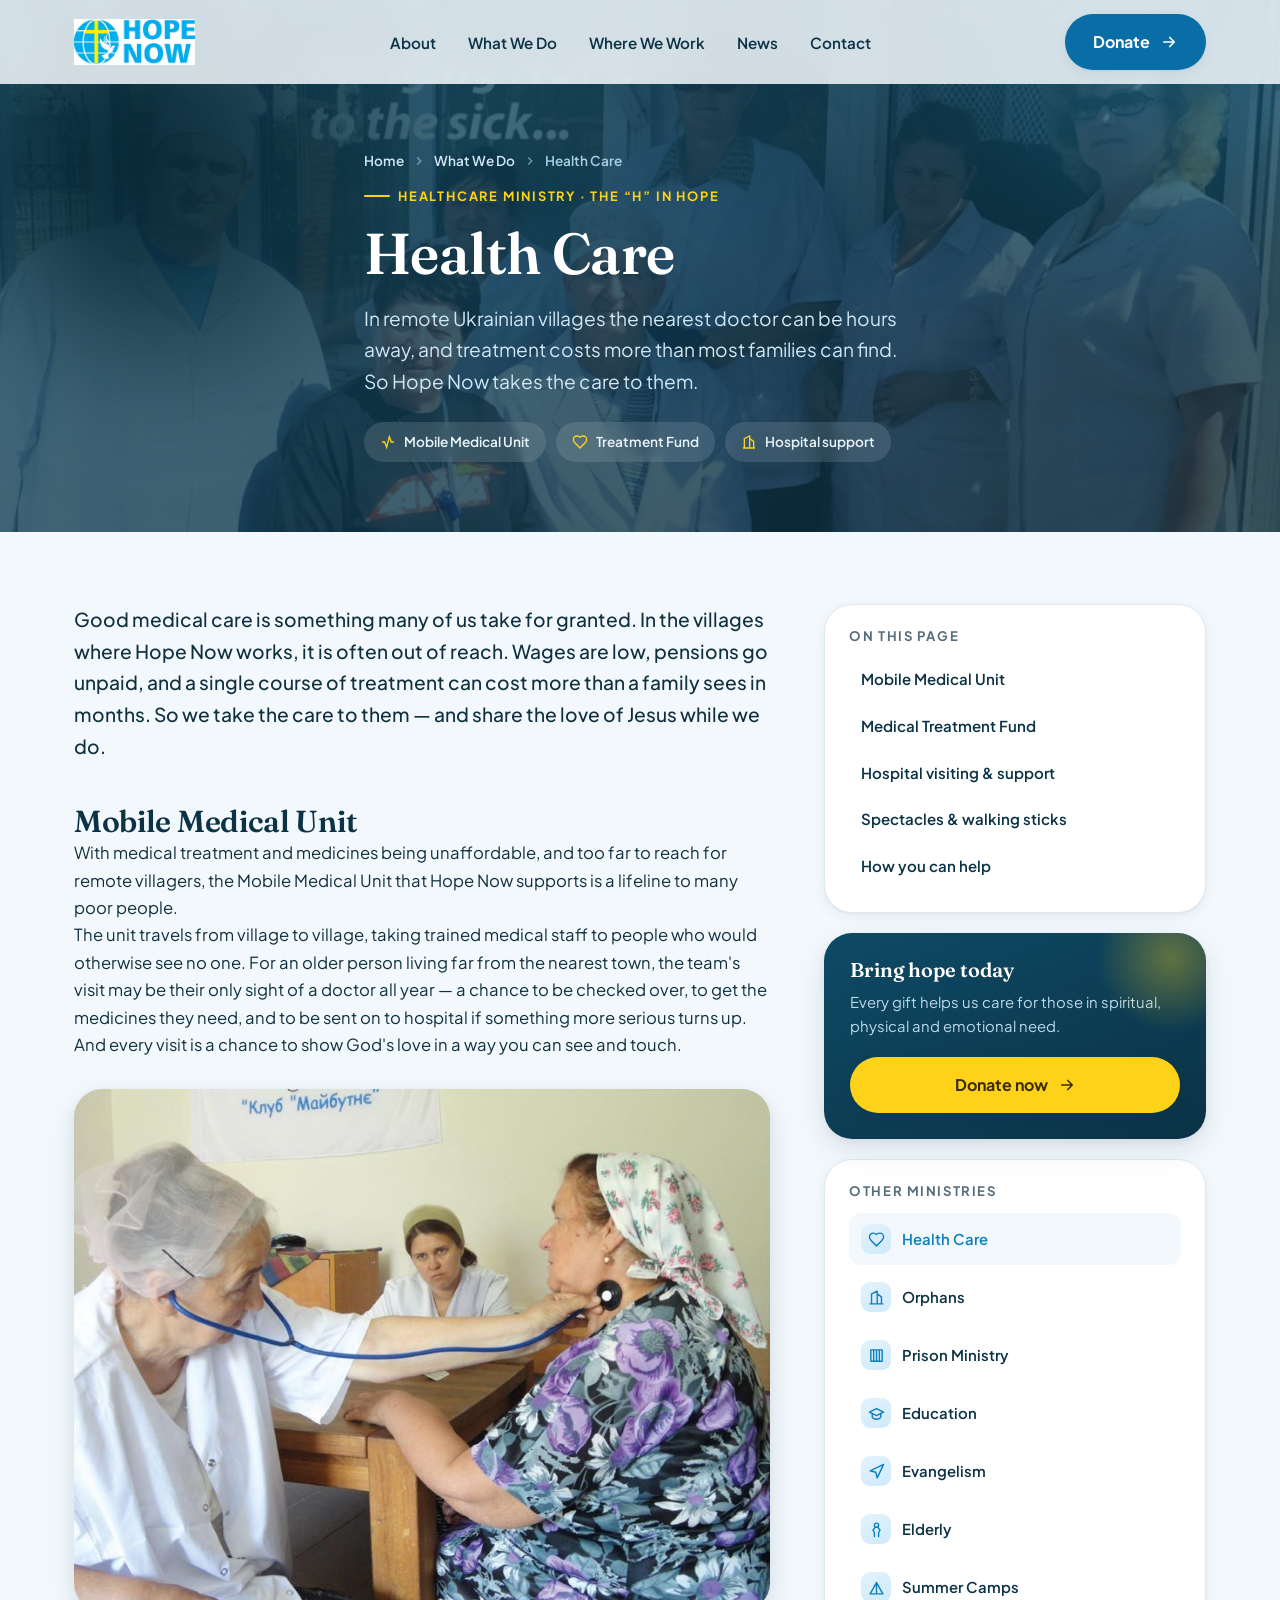
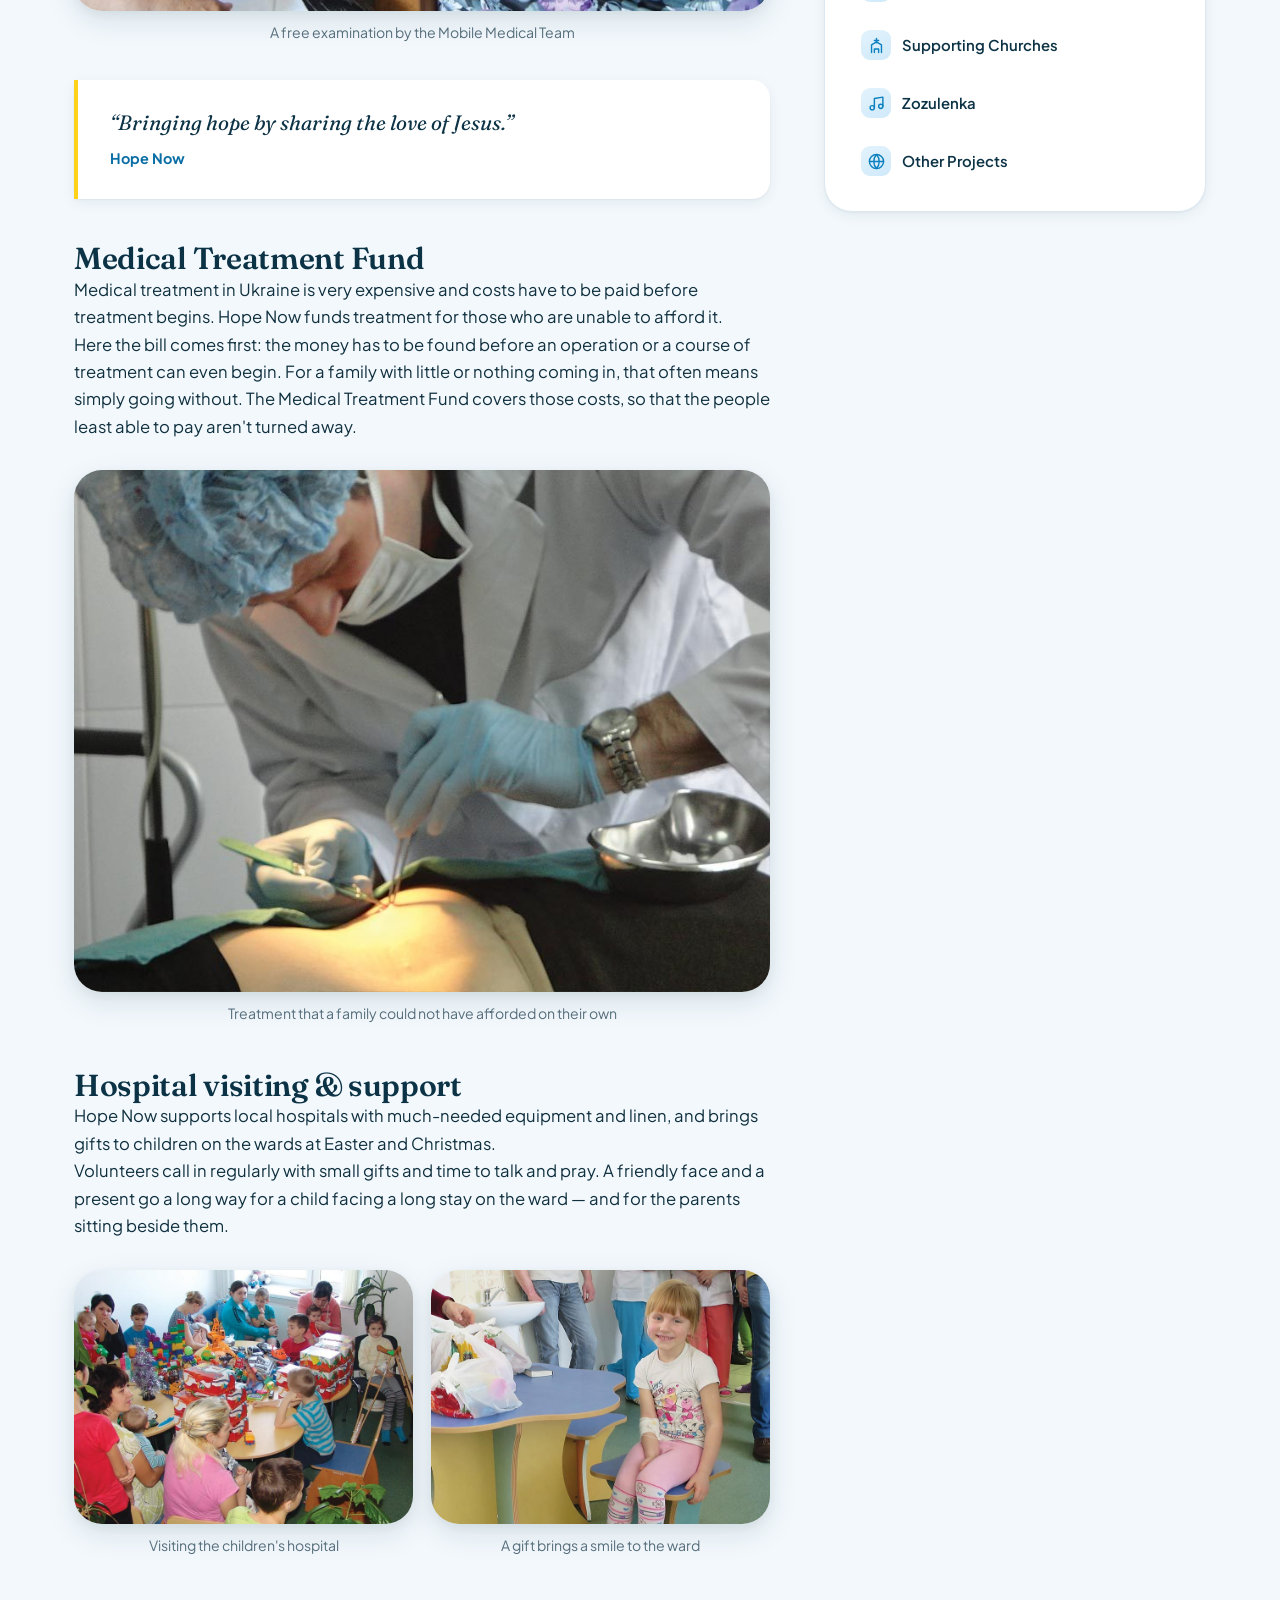
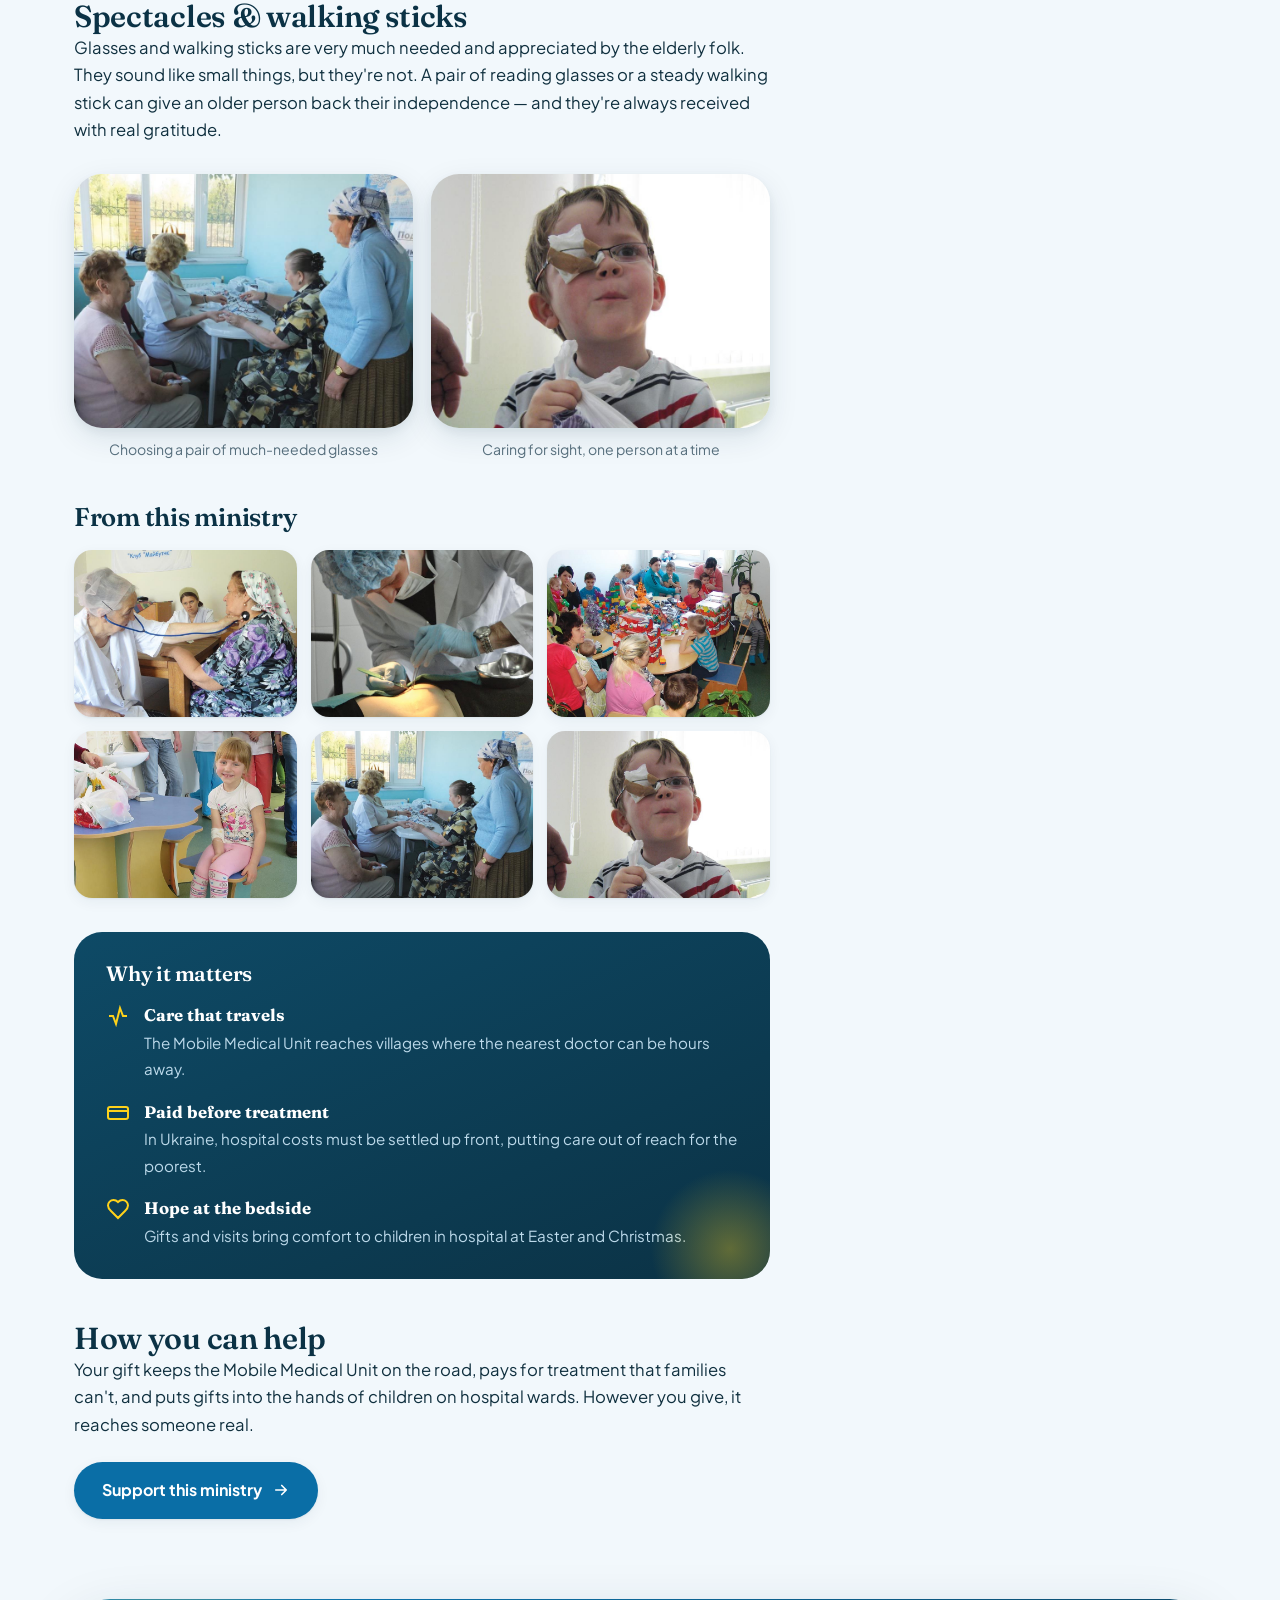
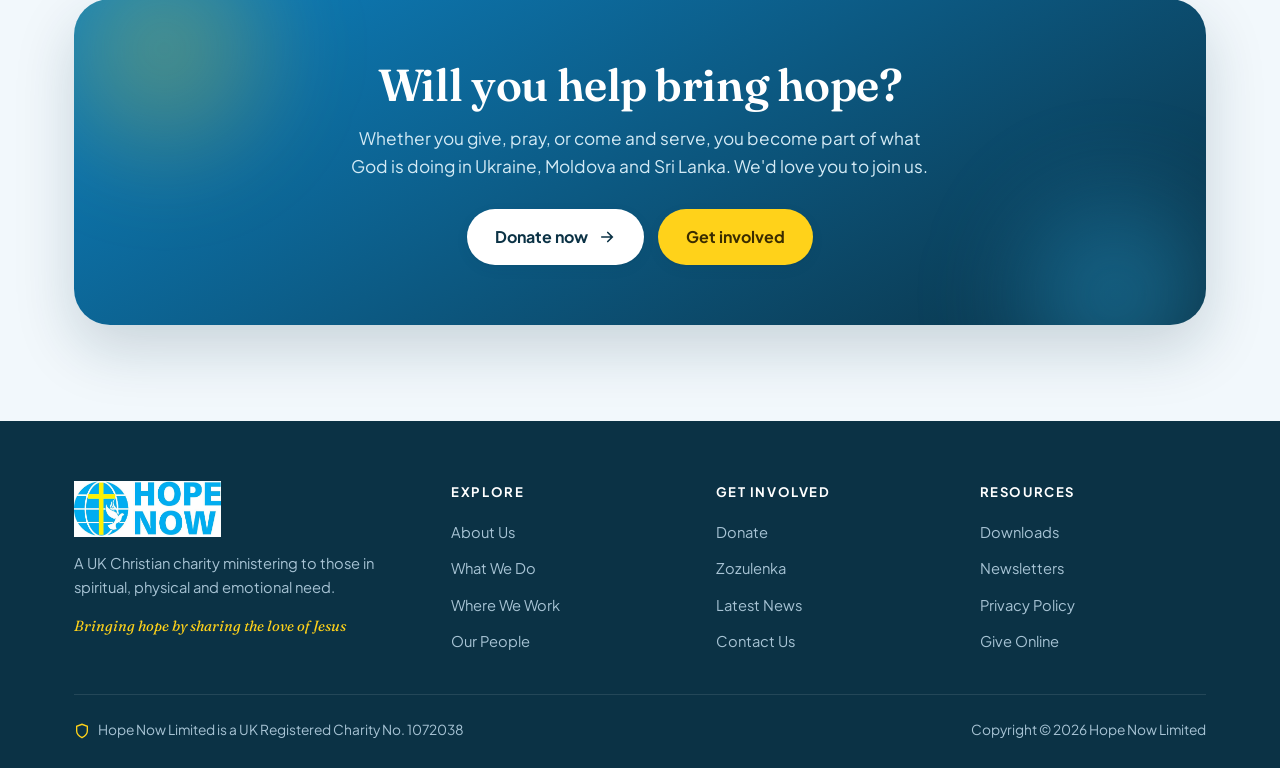
<file: programmes/health-care.html>
<!DOCTYPE html>
<html lang="en">
<head>
<meta charset="UTF-8" />
<meta name="viewport" content="width=device-width, initial-scale=1" />
<title>Health Care - Hope Now</title>
<meta name="description" content="Hope Now's healthcare ministry brings medical care to remote Ukrainian villages through a Mobile Medical Unit, a Medical Treatment Fund, hospital support and practical aid for the elderly." />
<link rel="preconnect" href="https://fonts.googleapis.com" />
<link rel="preconnect" href="https://fonts.gstatic.com" crossorigin />
<link href="https://fonts.googleapis.com/css2?family=Fraunces:ital,opsz,wght@0,9..144,400;0,9..144,500;0,9..144,600;0,9..144,700;1,9..144,500&family=Plus+Jakarta+Sans:wght@400;500;600;700&display=swap" rel="stylesheet" />
<link rel="stylesheet" href="../assets/theme.css" />
</head>
<body>
<a class="skip" href="#main">Skip to content</a>

<header id="hdr">
  <div class="wrap nav">
    <a class="brand" href="../index.html" aria-label="Hope Now home">
      <img class="logo-img" src="../assets/hope-now-logo.png" alt="Hope Now" width="1150" height="437" />
    </a>
    <nav class="menu" id="menu" aria-label="Primary">
      <a href="../index.html#about">About</a>
      <a href="../index.html#work">What We Do</a>
      <a href="../index.html#reach">Where We Work</a>
      <a href="../index.html#news">News</a>
      <a href="../index.html#contact">Contact</a>
    </nav>
    <div class="nav-cta">
      <a class="btn" href="../index.html#donate">Donate<svg class="ico" width="18" height="18" viewBox="0 0 24 24" fill="none" stroke="currentColor" stroke-width="2.2" stroke-linecap="round" stroke-linejoin="round"><path d="M5 12h14M13 6l6 6-6 6"/></svg></a>
      <button class="burger" id="burger" aria-label="Toggle menu" aria-expanded="false"><span></span><span></span><span></span></button>
    </div>
  </div>
</header>

<main id="main">

<!-- HERO -->
<section class="page-hero has-photo">
  <div class="hero-photo" aria-hidden="true"><img src="../assets/images/pic-health.jpg" alt="" /></div>
  <div class="wrap inner">
    <nav class="breadcrumb" aria-label="Breadcrumb">
      <a href="../index.html">Home</a>
      <svg viewBox="0 0 24 24" fill="none" stroke="currentColor" stroke-width="2.5"><path d="m9 18 6-6-6-6"/></svg>
      <a href="../index.html#work">What We Do</a>
      <svg viewBox="0 0 24 24" fill="none" stroke="currentColor" stroke-width="2.5"><path d="m9 18 6-6-6-6"/></svg>
      <span>Health Care</span>
    </nav>
    <span class="eyebrow">Healthcare Ministry · The &ldquo;H&rdquo; in HOPE</span>
    <h1>Health Care</h1>
    <p class="standfirst">In remote Ukrainian villages the nearest doctor can be hours away, and treatment costs more than most families can find. So Hope Now takes the care to them.</p>
    <div class="hero-chips">
      <span><svg viewBox="0 0 24 24" fill="none" stroke="currentColor" stroke-width="2"><path d="M3 12h4l3 8 4-16 3 8h4"/></svg>Mobile Medical Unit</span>
      <span><svg viewBox="0 0 24 24" fill="none" stroke="currentColor" stroke-width="2"><path d="M19 14c1.49-1.46 3-3.21 3-5.5A5.5 5.5 0 0 0 16.5 3c-1.76 0-3 .5-4.5 2-1.5-1.5-2.74-2-4.5-2A5.5 5.5 0 0 0 2 8.5c0 2.29 1.49 4.04 3 5.5l7 7Z"/></svg>Treatment Fund</span>
      <span><svg viewBox="0 0 24 24" fill="none" stroke="currentColor" stroke-width="2"><path d="M3 21h18M5 21V7l8-4v18M19 21V11l-6-4"/></svg>Hospital support</span>
    </div>
  </div>
</section>

<!-- ARTICLE -->
<section class="article">
  <div class="wrap article-grid">
    <article class="prose">
      <p class="lead reveal">Good medical care is something many of us take for granted. In the villages where Hope Now works, it is often out of reach. Wages are low, pensions go unpaid, and a single course of treatment can cost more than a family sees in months. So we take the care to them &mdash; and share the love of Jesus while we do.</p>

      <div class="section-block" id="mobile">
        <h2 class="reveal">Mobile Medical Unit</h2>
        <p class="reveal">With medical treatment and medicines being unaffordable, and too far to reach for remote villagers, the Mobile Medical Unit that Hope Now supports is a lifeline to many poor people.</p>
        <p class="reveal">The unit travels from village to village, taking trained medical staff to people who would otherwise see no one. For an older person living far from the nearest town, the team's visit may be their only sight of a doctor all year &mdash; a chance to be checked over, to get the medicines they need, and to be sent on to hospital if something more serious turns up. And every visit is a chance to show God's love in a way you can see and touch.</p>
        <figure class="reveal"><img src="../assets/images/health-free-examination.jpg" alt="A villager receiving a free examination from the Mobile Medical Team" loading="lazy" /><figcaption>A free examination by the Mobile Medical Team</figcaption></figure>
      </div>

      <div class="pullquote reveal">
        <p>&ldquo;Bringing hope by sharing the love of Jesus.&rdquo;</p>
        <cite>Hope Now</cite>
      </div>

      <div class="section-block" id="fund">
        <h2 class="reveal">Medical Treatment Fund</h2>
        <p class="reveal">Medical treatment in Ukraine is very expensive and costs have to be paid before treatment begins. Hope Now funds treatment for those who are unable to afford it.</p>
        <p class="reveal">Here the bill comes first: the money has to be found before an operation or a course of treatment can even begin. For a family with little or nothing coming in, that often means simply going without. The Medical Treatment Fund covers those costs, so that the people least able to pay aren't turned away.</p>
        <figure class="reveal"><img src="../assets/images/health-operation.jpg" alt="Surgeons carrying out an operation funded by Hope Now" loading="lazy" /><figcaption>Treatment that a family could not have afforded on their own</figcaption></figure>
      </div>

      <div class="section-block" id="hospital">
        <h2 class="reveal">Hospital visiting &amp; support</h2>
        <p class="reveal">Hope Now supports local hospitals with much-needed equipment and linen, and brings gifts to children on the wards at Easter and Christmas.</p>
        <p class="reveal">Volunteers call in regularly with small gifts and time to talk and pray. A friendly face and a present go a long way for a child facing a long stay on the ward &mdash; and for the parents sitting beside them.</p>
        <div class="figrow reveal">
          <figure><img src="../assets/images/health-childrens-hospital.jpg" alt="Children on a hospital ward in Cherkassy" loading="lazy" /><figcaption>Visiting the children's hospital</figcaption></figure>
          <figure><img src="../assets/images/health-little-girl-hospital.jpg" alt="A little girl in the children's hospital" loading="lazy" /><figcaption>A gift brings a smile to the ward</figcaption></figure>
        </div>
      </div>

      <div class="section-block" id="spectacles">
        <h2 class="reveal">Spectacles &amp; walking sticks</h2>
        <p class="reveal">Glasses and walking sticks are very much needed and appreciated by the elderly folk.</p>
        <p class="reveal">They sound like small things, but they're not. A pair of reading glasses or a steady walking stick can give an older person back their independence &mdash; and they're always received with real gratitude.</p>
        <div class="figrow reveal">
          <figure><img src="../assets/images/health-choosing-glasses.jpg" alt="An elderly woman choosing a pair of spectacles" loading="lazy" /><figcaption>Choosing a pair of much-needed glasses</figcaption></figure>
          <figure><img src="../assets/images/health-eye-patch.jpg" alt="An eye examination" loading="lazy" /><figcaption>Caring for sight, one person at a time</figcaption></figure>
        </div>
      </div>

      <div class="gallery reveal">
        <h2>From this ministry</h2>
        <div class="grid">
          <a href="../assets/images/health-free-examination.jpg" target="_blank" rel="noopener"><img src="../assets/images/health-free-examination.jpg" alt="Free medical examination" loading="lazy" /></a>
          <a href="../assets/images/health-operation.jpg" target="_blank" rel="noopener"><img src="../assets/images/health-operation.jpg" alt="An operation funded by Hope Now" loading="lazy" /></a>
          <a href="../assets/images/health-childrens-hospital.jpg" target="_blank" rel="noopener"><img src="../assets/images/health-childrens-hospital.jpg" alt="Children's hospital" loading="lazy" /></a>
          <a href="../assets/images/health-little-girl-hospital.jpg" target="_blank" rel="noopener"><img src="../assets/images/health-little-girl-hospital.jpg" alt="A little girl in hospital" loading="lazy" /></a>
          <a href="../assets/images/health-choosing-glasses.jpg" target="_blank" rel="noopener"><img src="../assets/images/health-choosing-glasses.jpg" alt="Choosing glasses" loading="lazy" /></a>
          <a href="../assets/images/health-eye-patch.jpg" target="_blank" rel="noopener"><img src="../assets/images/health-eye-patch.jpg" alt="Eye care" loading="lazy" /></a>
        </div>
      </div>

      <div class="factbox reveal">
        <h3>Why it matters</h3>
        <div class="facts">
          <div class="fact"><svg viewBox="0 0 24 24" fill="none" stroke="currentColor" stroke-width="2"><path d="M3 12h4l3 8 4-16 3 8h4"/></svg><div><b>Care that travels</b><span>The Mobile Medical Unit reaches villages where the nearest doctor can be hours away.</span></div></div>
          <div class="fact"><svg viewBox="0 0 24 24" fill="none" stroke="currentColor" stroke-width="2"><rect x="2" y="6" width="20" height="12" rx="2"/><path d="M2 10h20"/></svg><div><b>Paid before treatment</b><span>In Ukraine, hospital costs must be settled up front, putting care out of reach for the poorest.</span></div></div>
          <div class="fact"><svg viewBox="0 0 24 24" fill="none" stroke="currentColor" stroke-width="2"><path d="M19 14c1.49-1.46 3-3.21 3-5.5A5.5 5.5 0 0 0 16.5 3c-1.76 0-3 .5-4.5 2-1.5-1.5-2.74-2-4.5-2A5.5 5.5 0 0 0 2 8.5c0 2.29 1.49 4.04 3 5.5l7 7Z"/></svg><div><b>Hope at the bedside</b><span>Gifts and visits bring comfort to children in hospital at Easter and Christmas.</span></div></div>
        </div>
      </div>

      <div class="section-block" id="help">
        <h2 class="reveal">How you can help</h2>
        <p class="reveal">Your gift keeps the Mobile Medical Unit on the road, pays for treatment that families can't, and puts gifts into the hands of children on hospital wards. However you give, it reaches someone real.</p>
        <p class="reveal" style="margin-top:24px"><a class="btn" href="../index.html#donate">Support this ministry<svg class="ico" width="18" height="18" viewBox="0 0 24 24" fill="none" stroke="currentColor" stroke-width="2.2" stroke-linecap="round" stroke-linejoin="round"><path d="M5 12h14M13 6l6 6-6 6"/></svg></a></p>
      </div>
    </article>

    <!-- SIDEBAR -->
    <aside class="sidebar reveal" data-delay="1">
      <div class="side-card">
        <h4>On this page</h4>
        <nav class="toc">
          <a href="#mobile">Mobile Medical Unit</a>
          <a href="#fund">Medical Treatment Fund</a>
          <a href="#hospital">Hospital visiting &amp; support</a>
          <a href="#spectacles">Spectacles &amp; walking sticks</a>
          <a href="#help">How you can help</a>
        </nav>
      </div>

      <div class="side-donate">
        <h4>Bring hope today</h4>
        <p>Every gift helps us care for those in spiritual, physical and emotional need.</p>
        <a class="btn btn--gold" href="../index.html#donate">Donate now<svg class="ico" width="18" height="18" viewBox="0 0 24 24" fill="none" stroke="currentColor" stroke-width="2.2" stroke-linecap="round" stroke-linejoin="round"><path d="M5 12h14M13 6l6 6-6 6"/></svg></a>
      </div>

      <div class="side-card">
        <h4>Other ministries</h4>
        <nav class="side-nav">
          <a class="current" href="health-care.html"><span class="ic"><svg viewBox="0 0 24 24" fill="none" stroke="currentColor" stroke-width="2" stroke-linecap="round" stroke-linejoin="round"><path d="M19 14c1.49-1.46 3-3.21 3-5.5A5.5 5.5 0 0 0 16.5 3c-1.76 0-3 .5-4.5 2-1.5-1.5-2.74-2-4.5-2A5.5 5.5 0 0 0 2 8.5c0 2.29 1.49 4.04 3 5.5l7 7Z"/></svg></span>Health Care</a>
          <a href="orphans.html"><span class="ic"><svg viewBox="0 0 24 24" fill="none" stroke="currentColor" stroke-width="2" stroke-linecap="round" stroke-linejoin="round"><path d="M3 21h18M5 21V7l8-4v18M19 21V11l-6-4"/></svg></span>Orphans</a>
          <a href="prisons.html"><span class="ic"><svg viewBox="0 0 24 24" fill="none" stroke="currentColor" stroke-width="2" stroke-linecap="round" stroke-linejoin="round"><path d="M4 4h16v16H4zM8 4v16M12 4v16M16 4v16"/></svg></span>Prison Ministry</a>
          <a href="education.html"><span class="ic"><svg viewBox="0 0 24 24" fill="none" stroke="currentColor" stroke-width="2" stroke-linecap="round" stroke-linejoin="round"><path d="M22 10 12 5 2 10l10 5 10-5Z"/><path d="M6 12v5c0 1 2.5 3 6 3s6-2 6-3v-5"/></svg></span>Education</a>
          <a href="evangelism.html"><span class="ic"><svg viewBox="0 0 24 24" fill="none" stroke="currentColor" stroke-width="2" stroke-linecap="round" stroke-linejoin="round"><path d="m3 11 19-9-9 19-2-8-8-2Z"/></svg></span>Evangelism</a>
          <a href="elderly.html"><span class="ic"><svg viewBox="0 0 24 24" fill="none" stroke="currentColor" stroke-width="2" stroke-linecap="round" stroke-linejoin="round"><circle cx="12" cy="6" r="3"/><path d="M9 22v-6l-2-3 3-4h4l3 4-2 3v6"/></svg></span>Elderly</a>
          <a href="summer-camps.html"><span class="ic"><svg viewBox="0 0 24 24" fill="none" stroke="currentColor" stroke-width="2" stroke-linecap="round" stroke-linejoin="round"><path d="m3 21 9-16 9 16M3 21h18M12 5v16"/></svg></span>Summer Camps</a>
          <a href="supporting-churches.html"><span class="ic"><svg viewBox="0 0 24 24" fill="none" stroke="currentColor" stroke-width="2" stroke-linecap="round" stroke-linejoin="round"><path d="M12 2v6M9 5h6M5 22V11l7-4 7 4v11M9 22v-5h6v5"/></svg></span>Supporting Churches</a>
          <a href="zozulenka.html"><span class="ic"><svg viewBox="0 0 24 24" fill="none" stroke="currentColor" stroke-width="2" stroke-linecap="round" stroke-linejoin="round"><path d="M9 18V5l12-2v13"/><circle cx="6" cy="18" r="3"/><circle cx="18" cy="16" r="3"/></svg></span>Zozulenka</a>
          <a href="other-projects.html"><span class="ic"><svg viewBox="0 0 24 24" fill="none" stroke="currentColor" stroke-width="2" stroke-linecap="round" stroke-linejoin="round"><circle cx="12" cy="12" r="10"/><path d="M2 12h20M12 2a15 15 0 0 1 0 20 15 15 0 0 1 0-20Z"/></svg></span>Other Projects</a>
        </nav>
      </div>
    </aside>
  </div>
</section>

<!-- FINAL CTA -->
<section class="final-cta">
  <div class="wrap">
    <div class="cta-box reveal">
      <h2>Will you help bring hope?</h2>
      <p>Whether you give, pray, or come and serve, you become part of what God is doing in Ukraine, Moldova and Sri Lanka. We'd love you to join us.</p>
      <div class="cta-actions">
        <a class="btn btn--light" href="../index.html#donate">Donate now<svg class="ico" width="18" height="18" viewBox="0 0 24 24" fill="none" stroke="currentColor" stroke-width="2.2" stroke-linecap="round"><path d="M5 12h14M13 6l6 6-6 6"/></svg></a>
        <a class="btn btn--gold" href="../index.html#contact">Get involved</a>
      </div>
    </div>
  </div>
</section>
</main>

<footer>
  <div class="wrap">
    <div class="foot-grid">
      <div class="foot-brand">
        <a class="brand" href="../index.html" aria-label="Hope Now home"><img class="logo-img" src="../assets/hope-now-logo.png" alt="Hope Now" width="1150" height="437" /></a>
        <p>A UK Christian charity ministering to those in spiritual, physical and emotional need.</p>
        <p class="foot-verse">Bringing hope by sharing the love of Jesus</p>
      </div>
      <div><h5>Explore</h5><ul>
        <li><a href="../index.html#about">About Us</a></li>
        <li><a href="../index.html#work">What We Do</a></li>
        <li><a href="../index.html#reach">Where We Work</a></li>
        <li><a href="../index.html#team">Our People</a></li>
      </ul></div>
      <div><h5>Get involved</h5><ul>
        <li><a href="../index.html#donate">Donate</a></li>
        <li><a href="../index.html#zozulenka">Zozulenka</a></li>
        <li><a href="../index.html#news">Latest News</a></li>
        <li><a href="../index.html#contact">Contact Us</a></li>
      </ul></div>
      <div><h5>Resources</h5><ul>
        <li><a href="../downloads.html" target="_blank" rel="noopener">Downloads</a></li>
        <li><a href="../newsletters.html" target="_blank" rel="noopener">Newsletters</a></li>
        <li><a href="../privacy-policy.html" target="_blank" rel="noopener">Privacy Policy</a></li>
        <li><a href="https://www.give.net/HopeNow/oneoff" target="_blank" rel="noopener">Give Online</a></li>
      </ul></div>
    </div>
    <div class="foot-bottom">
      <span class="reg"><svg viewBox="0 0 24 24" fill="none" stroke="currentColor" stroke-width="2"><path d="M12 22s8-4 8-10V5l-8-3-8 3v7c0 6 8 10 8 10Z"/></svg>Hope Now Limited is a UK Registered Charity No. 1072038</span>
      <span>Copyright &copy; 2026 Hope Now Limited</span>
    </div>
  </div>
</footer>

<script>
  const hdr=document.getElementById('hdr');
  const onScroll=()=>hdr.classList.toggle('scrolled',window.scrollY>30);
  onScroll();window.addEventListener('scroll',onScroll,{passive:true});
  const burger=document.getElementById('burger'),menu=document.getElementById('menu');
  burger.addEventListener('click',()=>{const o=menu.classList.toggle('mobile');burger.classList.toggle('open',o);burger.setAttribute('aria-expanded',o);});
  menu.querySelectorAll('a').forEach(a=>a.addEventListener('click',()=>{menu.classList.remove('mobile');burger.classList.remove('open');}));
  const io=new IntersectionObserver((es)=>{es.forEach(e=>{if(e.isIntersecting){e.target.classList.add('in');io.unobserve(e.target);}});},{threshold:.12,rootMargin:'0px 0px -50px 0px'});
  document.querySelectorAll('.reveal').forEach(el=>io.observe(el));
</script>
</body>
</html>
</file>
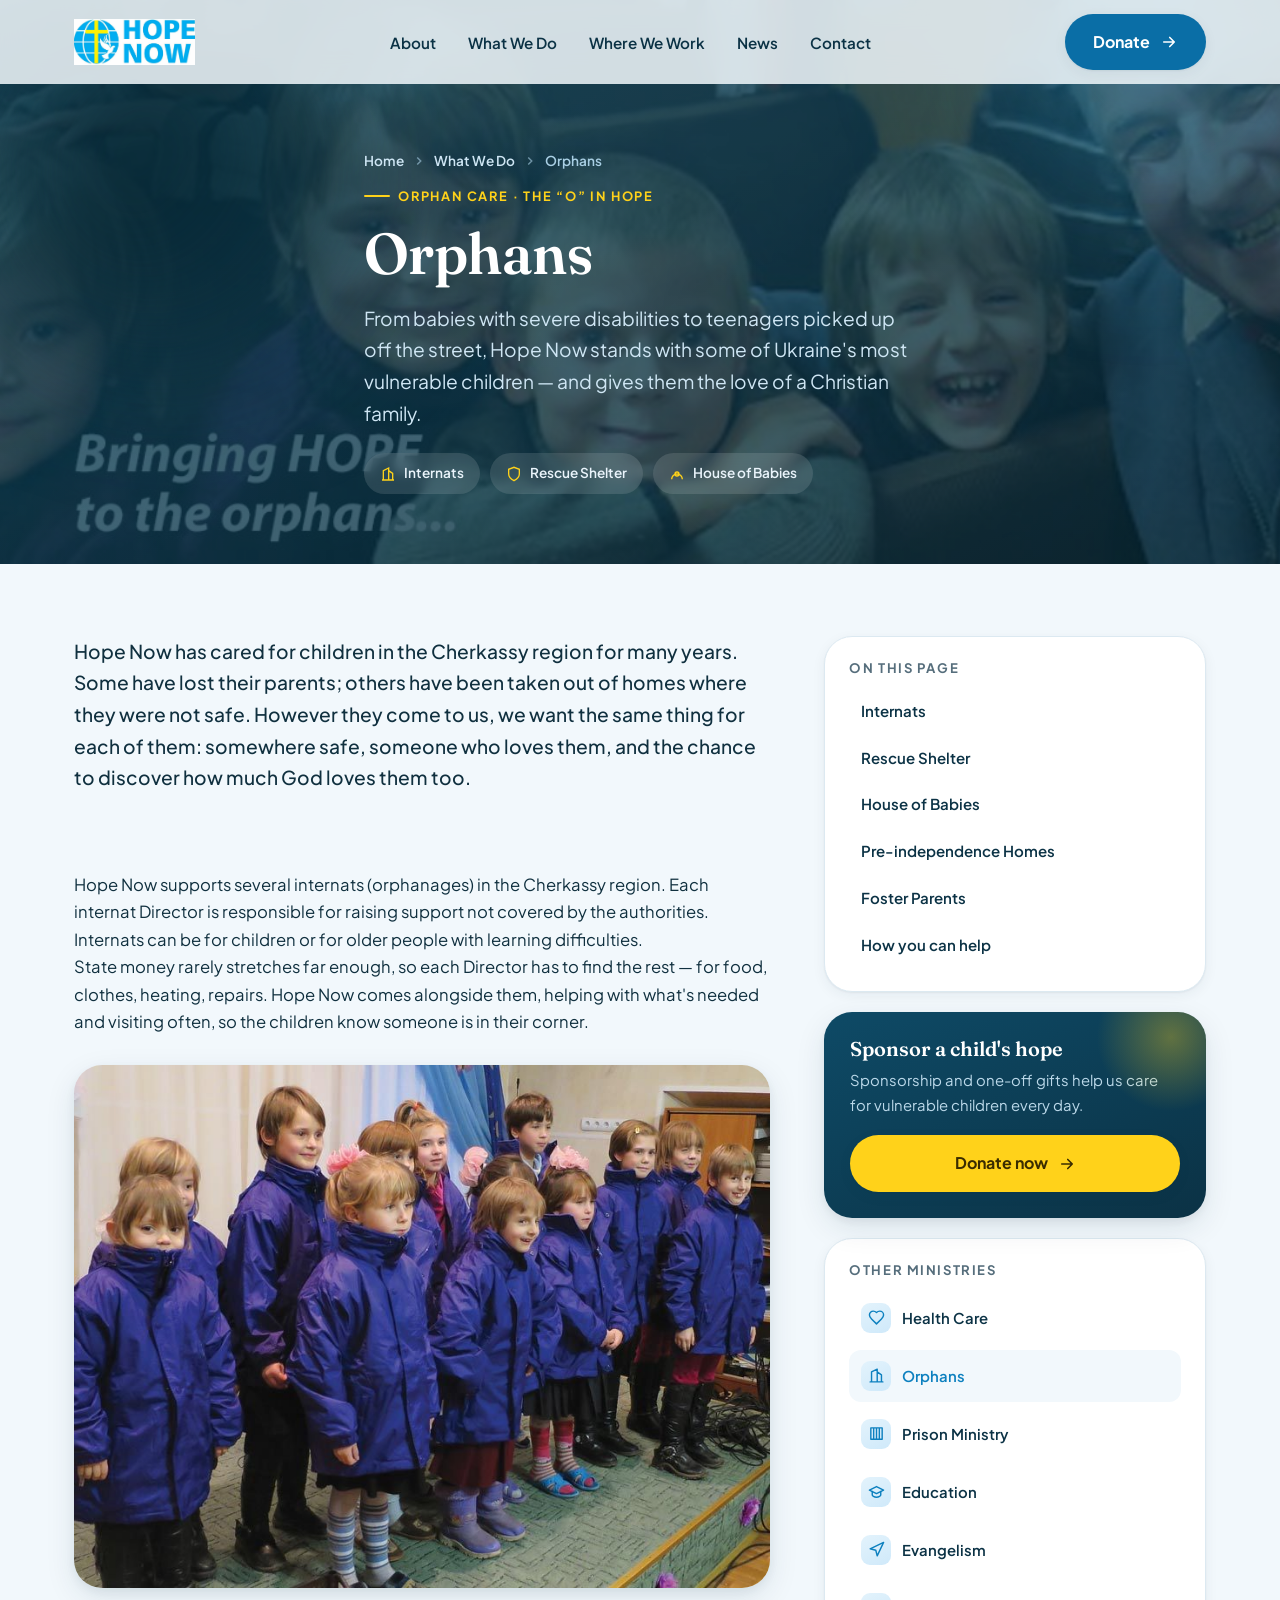
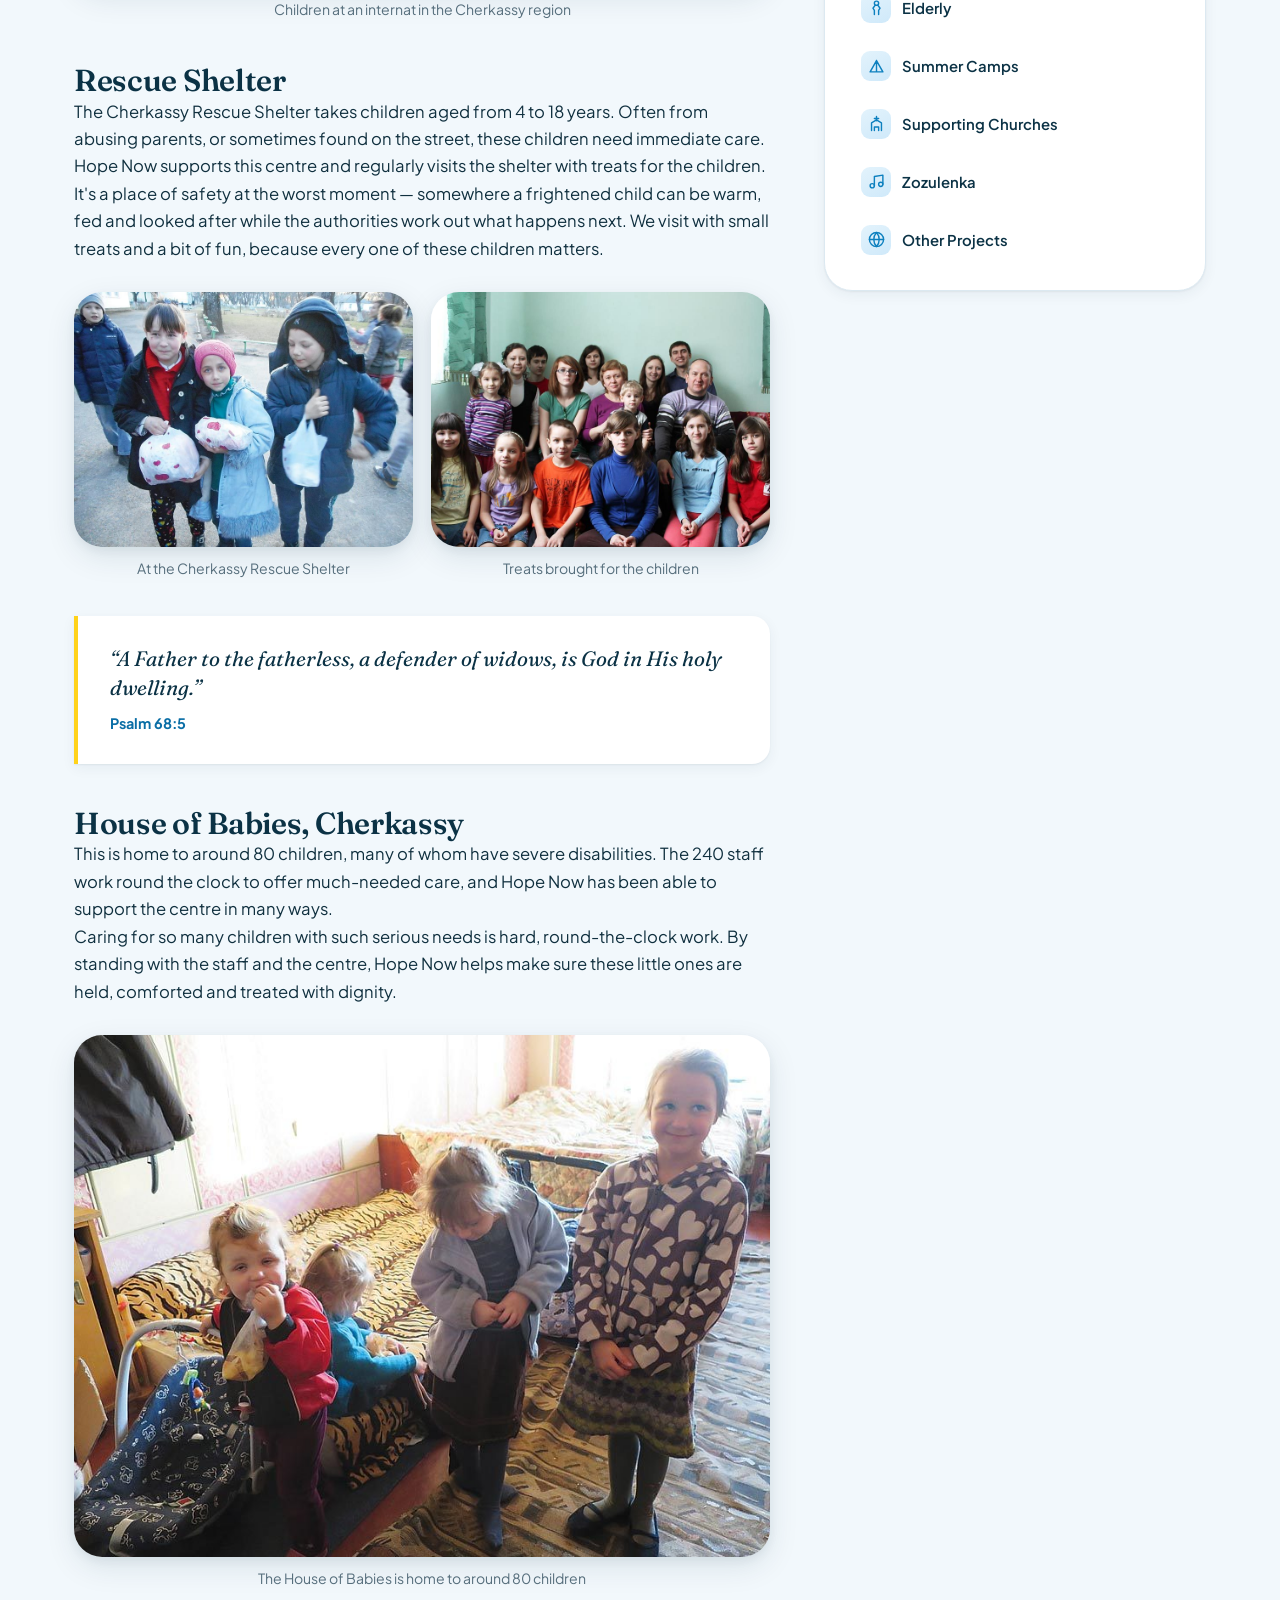
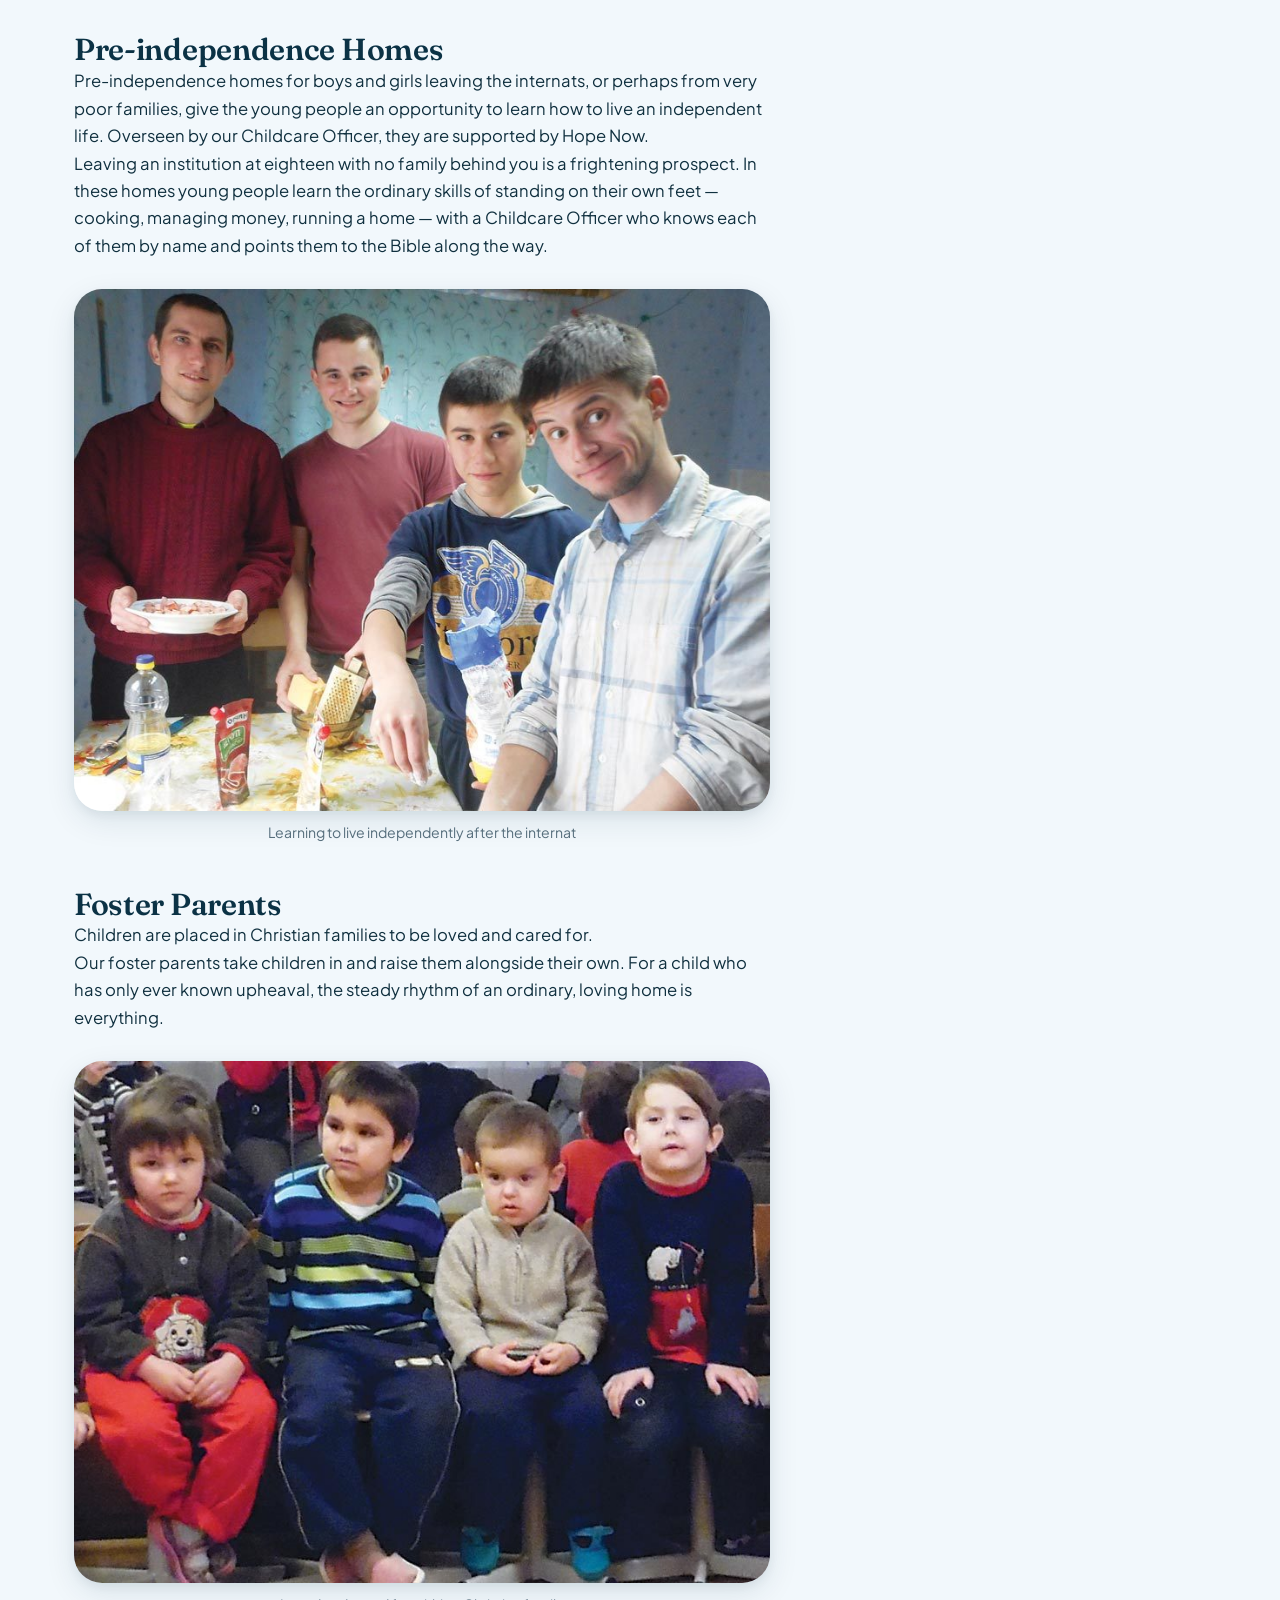
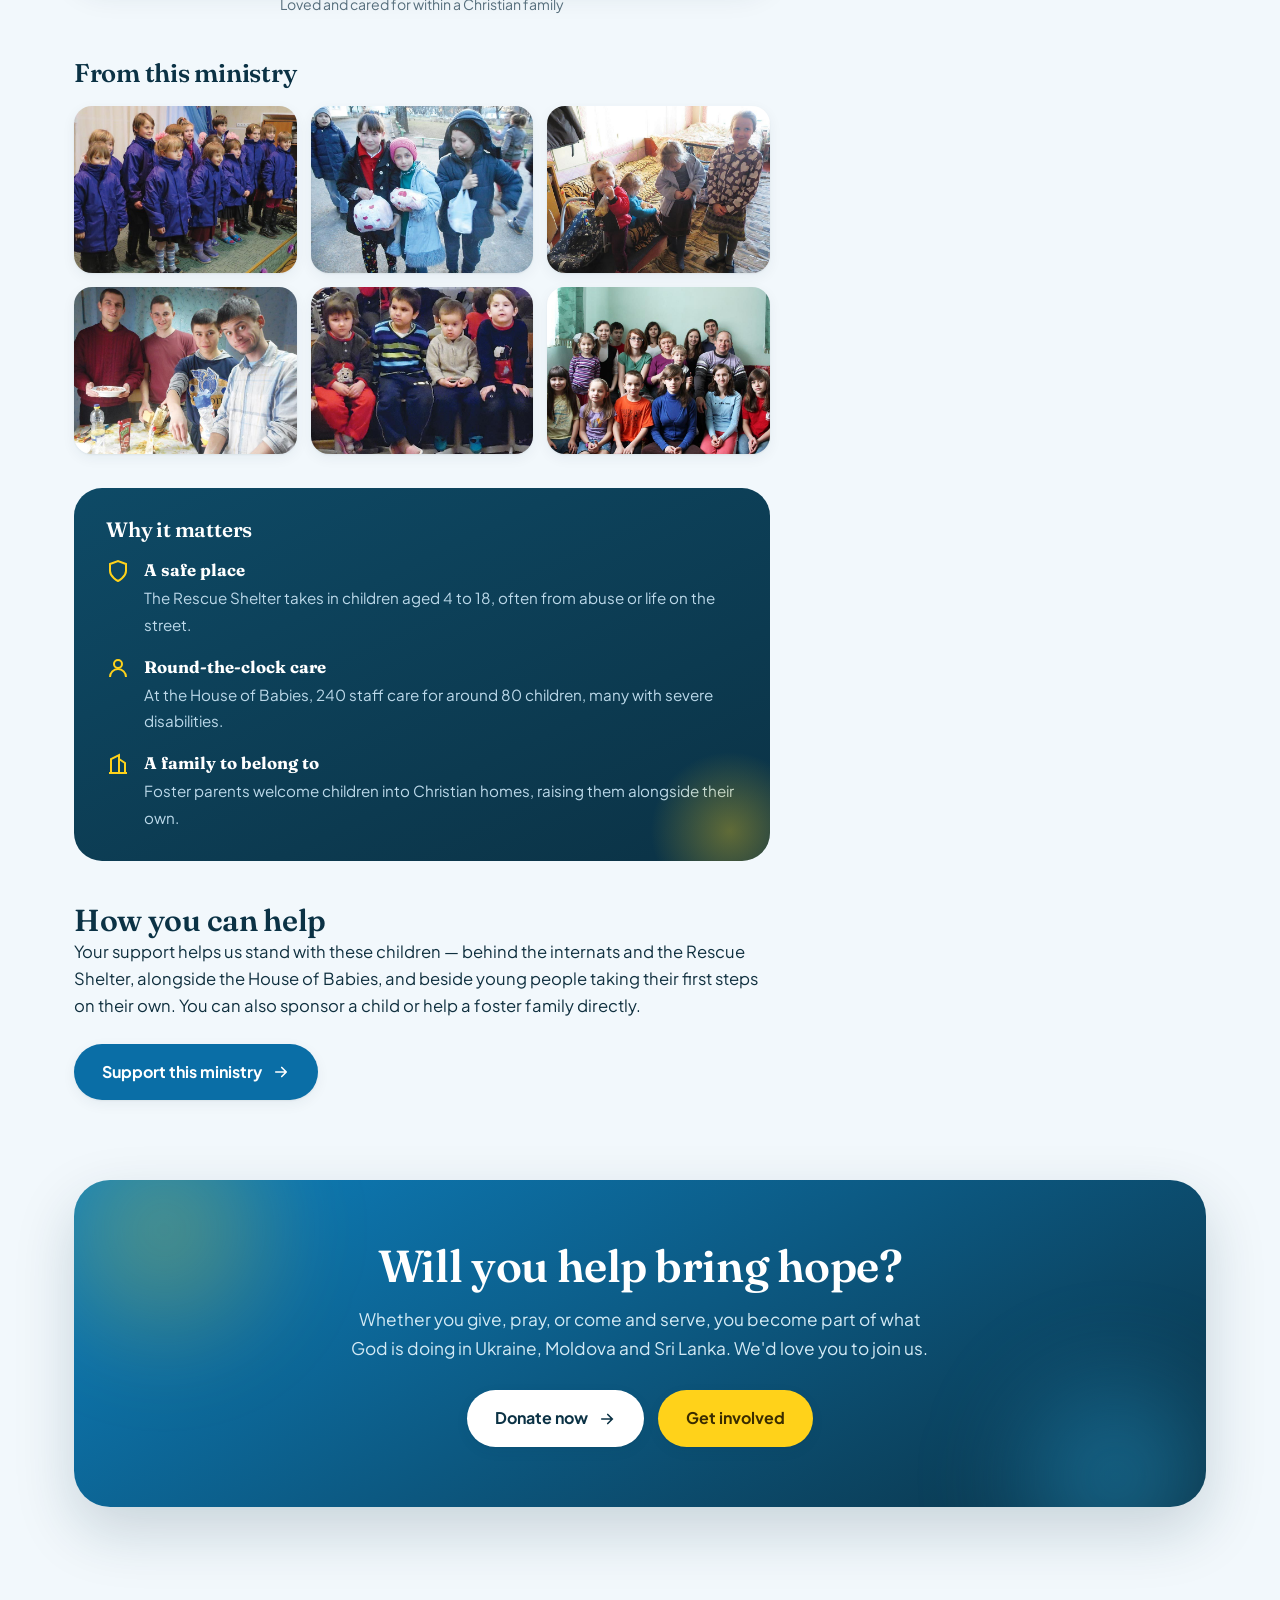
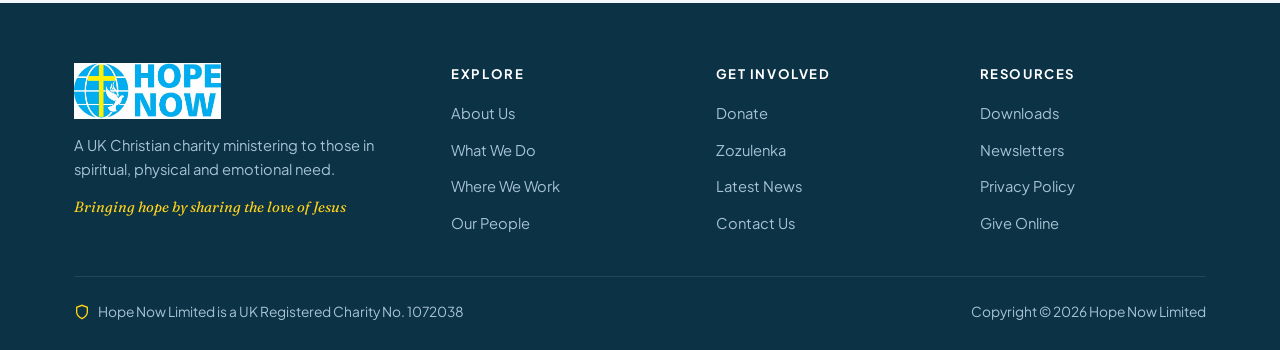
<file: programmes/orphans.html>
<!DOCTYPE html>
<html lang="en">
<head>
<meta charset="UTF-8" />
<meta name="viewport" content="width=device-width, initial-scale=1" />
<title>Orphans - Hope Now</title>
<meta name="description" content="Hope Now cares for Ukraine's most vulnerable children: supporting internats, the Cherkassy Rescue Shelter, the House of Babies, pre-independence homes and Christian foster families." />
<link rel="preconnect" href="https://fonts.googleapis.com" />
<link rel="preconnect" href="https://fonts.gstatic.com" crossorigin />
<link href="https://fonts.googleapis.com/css2?family=Fraunces:ital,opsz,wght@0,9..144,400;0,9..144,500;0,9..144,600;0,9..144,700;1,9..144,500&family=Plus+Jakarta+Sans:wght@400;500;600;700&display=swap" rel="stylesheet" />
<link rel="stylesheet" href="../assets/theme.css" />
</head>
<body>
<a class="skip" href="#main">Skip to content</a>

<header id="hdr">
  <div class="wrap nav">
    <a class="brand" href="../index.html" aria-label="Hope Now home">
      <img class="logo-img" src="../assets/hope-now-logo.png" alt="Hope Now" width="1150" height="437" />
    </a>
    <nav class="menu" id="menu" aria-label="Primary">
      <a href="../index.html#about">About</a>
      <a href="../index.html#work">What We Do</a>
      <a href="../index.html#reach">Where We Work</a>
      <a href="../index.html#news">News</a>
      <a href="../index.html#contact">Contact</a>
    </nav>
    <div class="nav-cta">
      <a class="btn" href="../index.html#donate">Donate<svg class="ico" width="18" height="18" viewBox="0 0 24 24" fill="none" stroke="currentColor" stroke-width="2.2" stroke-linecap="round" stroke-linejoin="round"><path d="M5 12h14M13 6l6 6-6 6"/></svg></a>
      <button class="burger" id="burger" aria-label="Toggle menu" aria-expanded="false"><span></span><span></span><span></span></button>
    </div>
  </div>
</header>

<main id="main">

<!-- HERO -->
<section class="page-hero has-photo">
  <div class="hero-photo" aria-hidden="true"><img src="../assets/images/pic-orphans.jpg" alt="" /></div>
  <div class="wrap inner">
    <nav class="breadcrumb" aria-label="Breadcrumb">
      <a href="../index.html">Home</a>
      <svg viewBox="0 0 24 24" fill="none" stroke="currentColor" stroke-width="2.5"><path d="m9 18 6-6-6-6"/></svg>
      <a href="../index.html#work">What We Do</a>
      <svg viewBox="0 0 24 24" fill="none" stroke="currentColor" stroke-width="2.5"><path d="m9 18 6-6-6-6"/></svg>
      <span>Orphans</span>
    </nav>
    <span class="eyebrow">Orphan Care · The &ldquo;O&rdquo; in HOPE</span>
    <h1>Orphans</h1>
    <p class="standfirst">From babies with severe disabilities to teenagers picked up off the street, Hope Now stands with some of Ukraine's most vulnerable children &mdash; and gives them the love of a Christian family.</p>
    <div class="hero-chips">
      <span><svg viewBox="0 0 24 24" fill="none" stroke="currentColor" stroke-width="2"><path d="M3 21h18M5 21V7l8-4v18M19 21V11l-6-4"/></svg>Internats</span>
      <span><svg viewBox="0 0 24 24" fill="none" stroke="currentColor" stroke-width="2"><path d="M12 22s8-4 8-10V5l-8-3-8 3v7c0 6 8 10 8 10Z"/></svg>Rescue Shelter</span>
      <span><svg viewBox="0 0 24 24" fill="none" stroke="currentColor" stroke-width="2"><path d="M9 12a3 3 0 1 0 6 0 3 3 0 0 0-6 0ZM4 20a8 8 0 0 1 16 0"/></svg>House of Babies</span>
    </div>
  </div>
</section>

<!-- ARTICLE -->
<section class="article">
  <div class="wrap article-grid">
    <article class="prose">
      <p class="lead reveal">Hope Now has cared for children in the Cherkassy region for many years. Some have lost their parents; others have been taken out of homes where they were not safe. However they come to us, we want the same thing for each of them: somewhere safe, someone who loves them, and the chance to discover how much God loves them too.</p>

      <div class="section-block" id="internats">
        <h2 class="reveal">Internats (orphanages)</h2>
        <p class="reveal">Hope Now supports several internats (orphanages) in the Cherkassy region. Each internat Director is responsible for raising support not covered by the authorities. Internats can be for children or for older people with learning difficulties.</p>
        <p class="reveal">State money rarely stretches far enough, so each Director has to find the rest &mdash; for food, clothes, heating, repairs. Hope Now comes alongside them, helping with what's needed and visiting often, so the children know someone is in their corner.</p>
        <figure class="reveal"><img src="../assets/images/orphans1.jpg" alt="Children at an internat supported by Hope Now" loading="lazy" /><figcaption>Children at an internat in the Cherkassy region</figcaption></figure>
      </div>

      <div class="section-block" id="shelter">
        <h2 class="reveal">Rescue Shelter</h2>
        <p class="reveal">The Cherkassy Rescue Shelter takes children aged from 4 to 18 years. Often from abusing parents, or sometimes found on the street, these children need immediate care. Hope Now supports this centre and regularly visits the shelter with treats for the children.</p>
        <p class="reveal">It's a place of safety at the worst moment &mdash; somewhere a frightened child can be warm, fed and looked after while the authorities work out what happens next. We visit with small treats and a bit of fun, because every one of these children matters.</p>
        <div class="figrow reveal">
          <figure><img src="../assets/images/orphans2.jpg" alt="Children at the Cherkassy Rescue Shelter" loading="lazy" /><figcaption>At the Cherkassy Rescue Shelter</figcaption></figure>
          <figure><img src="../assets/images/orphans6.jpg" alt="A visit with treats for the children" loading="lazy" /><figcaption>Treats brought for the children</figcaption></figure>
        </div>
      </div>

      <div class="pullquote reveal">
        <p>&ldquo;A Father to the fatherless, a defender of widows, is God in His holy dwelling.&rdquo;</p>
        <cite>Psalm 68:5</cite>
      </div>

      <div class="section-block" id="babies">
        <h2 class="reveal">House of Babies, Cherkassy</h2>
        <p class="reveal">This is home to around 80 children, many of whom have severe disabilities. The 240 staff work round the clock to offer much-needed care, and Hope Now has been able to support the centre in many ways.</p>
        <p class="reveal">Caring for so many children with such serious needs is hard, round-the-clock work. By standing with the staff and the centre, Hope Now helps make sure these little ones are held, comforted and treated with dignity.</p>
        <figure class="reveal"><img src="../assets/images/orphans3.jpg" alt="A child at the House of Babies in Cherkassy" loading="lazy" /><figcaption>The House of Babies is home to around 80 children</figcaption></figure>
      </div>

      <div class="section-block" id="pre-independence">
        <h2 class="reveal">Pre-independence Homes</h2>
        <p class="reveal">Pre-independence homes for boys and girls leaving the internats, or perhaps from very poor families, give the young people an opportunity to learn how to live an independent life. Overseen by our Childcare Officer, they are supported by Hope Now.</p>
        <p class="reveal">Leaving an institution at eighteen with no family behind you is a frightening prospect. In these homes young people learn the ordinary skills of standing on their own feet &mdash; cooking, managing money, running a home &mdash; with a Childcare Officer who knows each of them by name and points them to the Bible along the way.</p>
        <figure class="reveal"><img src="../assets/images/orphans4.jpg" alt="Young people at a pre-independence home" loading="lazy" /><figcaption>Learning to live independently after the internat</figcaption></figure>
      </div>

      <div class="section-block" id="foster">
        <h2 class="reveal">Foster Parents</h2>
        <p class="reveal">Children are placed in Christian families to be loved and cared for.</p>
        <p class="reveal">Our foster parents take children in and raise them alongside their own. For a child who has only ever known upheaval, the steady rhythm of an ordinary, loving home is everything.</p>
        <figure class="reveal"><img src="../assets/images/orphans5.jpg" alt="A child cared for in a Christian foster family" loading="lazy" /><figcaption>Loved and cared for within a Christian family</figcaption></figure>
      </div>

      <div class="gallery reveal">
        <h2>From this ministry</h2>
        <div class="grid">
          <a href="../assets/images/orphans1.jpg" target="_blank" rel="noopener"><img src="../assets/images/orphans1.jpg" alt="Internat children" loading="lazy" /></a>
          <a href="../assets/images/orphans2.jpg" target="_blank" rel="noopener"><img src="../assets/images/orphans2.jpg" alt="Rescue Shelter" loading="lazy" /></a>
          <a href="../assets/images/orphans3.jpg" target="_blank" rel="noopener"><img src="../assets/images/orphans3.jpg" alt="House of Babies" loading="lazy" /></a>
          <a href="../assets/images/orphans4.jpg" target="_blank" rel="noopener"><img src="../assets/images/orphans4.jpg" alt="Pre-independence home" loading="lazy" /></a>
          <a href="../assets/images/orphans5.jpg" target="_blank" rel="noopener"><img src="../assets/images/orphans5.jpg" alt="Foster family" loading="lazy" /></a>
          <a href="../assets/images/orphans6.jpg" target="_blank" rel="noopener"><img src="../assets/images/orphans6.jpg" alt="Visiting the children" loading="lazy" /></a>
        </div>
      </div>

      <div class="factbox reveal">
        <h3>Why it matters</h3>
        <div class="facts">
          <div class="fact"><svg viewBox="0 0 24 24" fill="none" stroke="currentColor" stroke-width="2"><path d="M12 22s8-4 8-10V5l-8-3-8 3v7c0 6 8 10 8 10Z"/></svg><div><b>A safe place</b><span>The Rescue Shelter takes in children aged 4 to 18, often from abuse or life on the street.</span></div></div>
          <div class="fact"><svg viewBox="0 0 24 24" fill="none" stroke="currentColor" stroke-width="2"><circle cx="12" cy="8" r="4"/><path d="M4 21a8 8 0 0 1 16 0"/></svg><div><b>Round-the-clock care</b><span>At the House of Babies, 240 staff care for around 80 children, many with severe disabilities.</span></div></div>
          <div class="fact"><svg viewBox="0 0 24 24" fill="none" stroke="currentColor" stroke-width="2"><path d="M3 21h18M5 21V7l8-4v18M19 21V11l-6-4"/></svg><div><b>A family to belong to</b><span>Foster parents welcome children into Christian homes, raising them alongside their own.</span></div></div>
        </div>
      </div>

      <div class="section-block" id="help">
        <h2 class="reveal">How you can help</h2>
        <p class="reveal">Your support helps us stand with these children &mdash; behind the internats and the Rescue Shelter, alongside the House of Babies, and beside young people taking their first steps on their own. You can also sponsor a child or help a foster family directly.</p>
        <p class="reveal" style="margin-top:24px"><a class="btn" href="../index.html#donate">Support this ministry<svg class="ico" width="18" height="18" viewBox="0 0 24 24" fill="none" stroke="currentColor" stroke-width="2.2" stroke-linecap="round" stroke-linejoin="round"><path d="M5 12h14M13 6l6 6-6 6"/></svg></a></p>
      </div>
    </article>

    <!-- SIDEBAR -->
    <aside class="sidebar reveal" data-delay="1">
      <div class="side-card">
        <h4>On this page</h4>
        <nav class="toc">
          <a href="#internats">Internats</a>
          <a href="#shelter">Rescue Shelter</a>
          <a href="#babies">House of Babies</a>
          <a href="#pre-independence">Pre-independence Homes</a>
          <a href="#foster">Foster Parents</a>
          <a href="#help">How you can help</a>
        </nav>
      </div>

      <div class="side-donate">
        <h4>Sponsor a child's hope</h4>
        <p>Sponsorship and one-off gifts help us care for vulnerable children every day.</p>
        <a class="btn btn--gold" href="../index.html#donate">Donate now<svg class="ico" width="18" height="18" viewBox="0 0 24 24" fill="none" stroke="currentColor" stroke-width="2.2" stroke-linecap="round" stroke-linejoin="round"><path d="M5 12h14M13 6l6 6-6 6"/></svg></a>
      </div>

      <div class="side-card">
        <h4>Other ministries</h4>
        <nav class="side-nav">
          <a href="health-care.html"><span class="ic"><svg viewBox="0 0 24 24" fill="none" stroke="currentColor" stroke-width="2" stroke-linecap="round" stroke-linejoin="round"><path d="M19 14c1.49-1.46 3-3.21 3-5.5A5.5 5.5 0 0 0 16.5 3c-1.76 0-3 .5-4.5 2-1.5-1.5-2.74-2-4.5-2A5.5 5.5 0 0 0 2 8.5c0 2.29 1.49 4.04 3 5.5l7 7Z"/></svg></span>Health Care</a>
          <a class="current" href="orphans.html"><span class="ic"><svg viewBox="0 0 24 24" fill="none" stroke="currentColor" stroke-width="2" stroke-linecap="round" stroke-linejoin="round"><path d="M3 21h18M5 21V7l8-4v18M19 21V11l-6-4"/></svg></span>Orphans</a>
          <a href="prisons.html"><span class="ic"><svg viewBox="0 0 24 24" fill="none" stroke="currentColor" stroke-width="2" stroke-linecap="round" stroke-linejoin="round"><path d="M4 4h16v16H4zM8 4v16M12 4v16M16 4v16"/></svg></span>Prison Ministry</a>
          <a href="education.html"><span class="ic"><svg viewBox="0 0 24 24" fill="none" stroke="currentColor" stroke-width="2" stroke-linecap="round" stroke-linejoin="round"><path d="M22 10 12 5 2 10l10 5 10-5Z"/><path d="M6 12v5c0 1 2.5 3 6 3s6-2 6-3v-5"/></svg></span>Education</a>
          <a href="evangelism.html"><span class="ic"><svg viewBox="0 0 24 24" fill="none" stroke="currentColor" stroke-width="2" stroke-linecap="round" stroke-linejoin="round"><path d="m3 11 19-9-9 19-2-8-8-2Z"/></svg></span>Evangelism</a>
          <a href="elderly.html"><span class="ic"><svg viewBox="0 0 24 24" fill="none" stroke="currentColor" stroke-width="2" stroke-linecap="round" stroke-linejoin="round"><circle cx="12" cy="6" r="3"/><path d="M9 22v-6l-2-3 3-4h4l3 4-2 3v6"/></svg></span>Elderly</a>
          <a href="summer-camps.html"><span class="ic"><svg viewBox="0 0 24 24" fill="none" stroke="currentColor" stroke-width="2" stroke-linecap="round" stroke-linejoin="round"><path d="m3 21 9-16 9 16M3 21h18M12 5v16"/></svg></span>Summer Camps</a>
          <a href="supporting-churches.html"><span class="ic"><svg viewBox="0 0 24 24" fill="none" stroke="currentColor" stroke-width="2" stroke-linecap="round" stroke-linejoin="round"><path d="M12 2v6M9 5h6M5 22V11l7-4 7 4v11M9 22v-5h6v5"/></svg></span>Supporting Churches</a>
          <a href="zozulenka.html"><span class="ic"><svg viewBox="0 0 24 24" fill="none" stroke="currentColor" stroke-width="2" stroke-linecap="round" stroke-linejoin="round"><path d="M9 18V5l12-2v13"/><circle cx="6" cy="18" r="3"/><circle cx="18" cy="16" r="3"/></svg></span>Zozulenka</a>
          <a href="other-projects.html"><span class="ic"><svg viewBox="0 0 24 24" fill="none" stroke="currentColor" stroke-width="2" stroke-linecap="round" stroke-linejoin="round"><circle cx="12" cy="12" r="10"/><path d="M2 12h20M12 2a15 15 0 0 1 0 20 15 15 0 0 1 0-20Z"/></svg></span>Other Projects</a>
        </nav>
      </div>
    </aside>
  </div>
</section>

<!-- FINAL CTA -->
<section class="final-cta">
  <div class="wrap">
    <div class="cta-box reveal">
      <h2>Will you help bring hope?</h2>
      <p>Whether you give, pray, or come and serve, you become part of what God is doing in Ukraine, Moldova and Sri Lanka. We'd love you to join us.</p>
      <div class="cta-actions">
        <a class="btn btn--light" href="../index.html#donate">Donate now<svg class="ico" width="18" height="18" viewBox="0 0 24 24" fill="none" stroke="currentColor" stroke-width="2.2" stroke-linecap="round"><path d="M5 12h14M13 6l6 6-6 6"/></svg></a>
        <a class="btn btn--gold" href="../index.html#contact">Get involved</a>
      </div>
    </div>
  </div>
</section>
</main>

<footer>
  <div class="wrap">
    <div class="foot-grid">
      <div class="foot-brand">
        <a class="brand" href="../index.html" aria-label="Hope Now home"><img class="logo-img" src="../assets/hope-now-logo.png" alt="Hope Now" width="1150" height="437" /></a>
        <p>A UK Christian charity ministering to those in spiritual, physical and emotional need.</p>
        <p class="foot-verse">Bringing hope by sharing the love of Jesus</p>
      </div>
      <div><h5>Explore</h5><ul>
        <li><a href="../index.html#about">About Us</a></li>
        <li><a href="../index.html#work">What We Do</a></li>
        <li><a href="../index.html#reach">Where We Work</a></li>
        <li><a href="../index.html#team">Our People</a></li>
      </ul></div>
      <div><h5>Get involved</h5><ul>
        <li><a href="../index.html#donate">Donate</a></li>
        <li><a href="../index.html#zozulenka">Zozulenka</a></li>
        <li><a href="../index.html#news">Latest News</a></li>
        <li><a href="../index.html#contact">Contact Us</a></li>
      </ul></div>
      <div><h5>Resources</h5><ul>
        <li><a href="../downloads.html" target="_blank" rel="noopener">Downloads</a></li>
        <li><a href="../newsletters.html" target="_blank" rel="noopener">Newsletters</a></li>
        <li><a href="../privacy-policy.html" target="_blank" rel="noopener">Privacy Policy</a></li>
        <li><a href="https://www.give.net/HopeNow/oneoff" target="_blank" rel="noopener">Give Online</a></li>
      </ul></div>
    </div>
    <div class="foot-bottom">
      <span class="reg"><svg viewBox="0 0 24 24" fill="none" stroke="currentColor" stroke-width="2"><path d="M12 22s8-4 8-10V5l-8-3-8 3v7c0 6 8 10 8 10Z"/></svg>Hope Now Limited is a UK Registered Charity No. 1072038</span>
      <span>Copyright &copy; 2026 Hope Now Limited</span>
    </div>
  </div>
</footer>

<script>
  const hdr=document.getElementById('hdr');
  const onScroll=()=>hdr.classList.toggle('scrolled',window.scrollY>30);
  onScroll();window.addEventListener('scroll',onScroll,{passive:true});
  const burger=document.getElementById('burger'),menu=document.getElementById('menu');
  burger.addEventListener('click',()=>{const o=menu.classList.toggle('mobile');burger.classList.toggle('open',o);burger.setAttribute('aria-expanded',o);});
  menu.querySelectorAll('a').forEach(a=>a.addEventListener('click',()=>{menu.classList.remove('mobile');burger.classList.remove('open');}));
  const io=new IntersectionObserver((es)=>{es.forEach(e=>{if(e.isIntersecting){e.target.classList.add('in');io.unobserve(e.target);}});},{threshold:.12,rootMargin:'0px 0px -50px 0px'});
  document.querySelectorAll('.reveal').forEach(el=>io.observe(el));
</script>
</body>
</html>
</file>
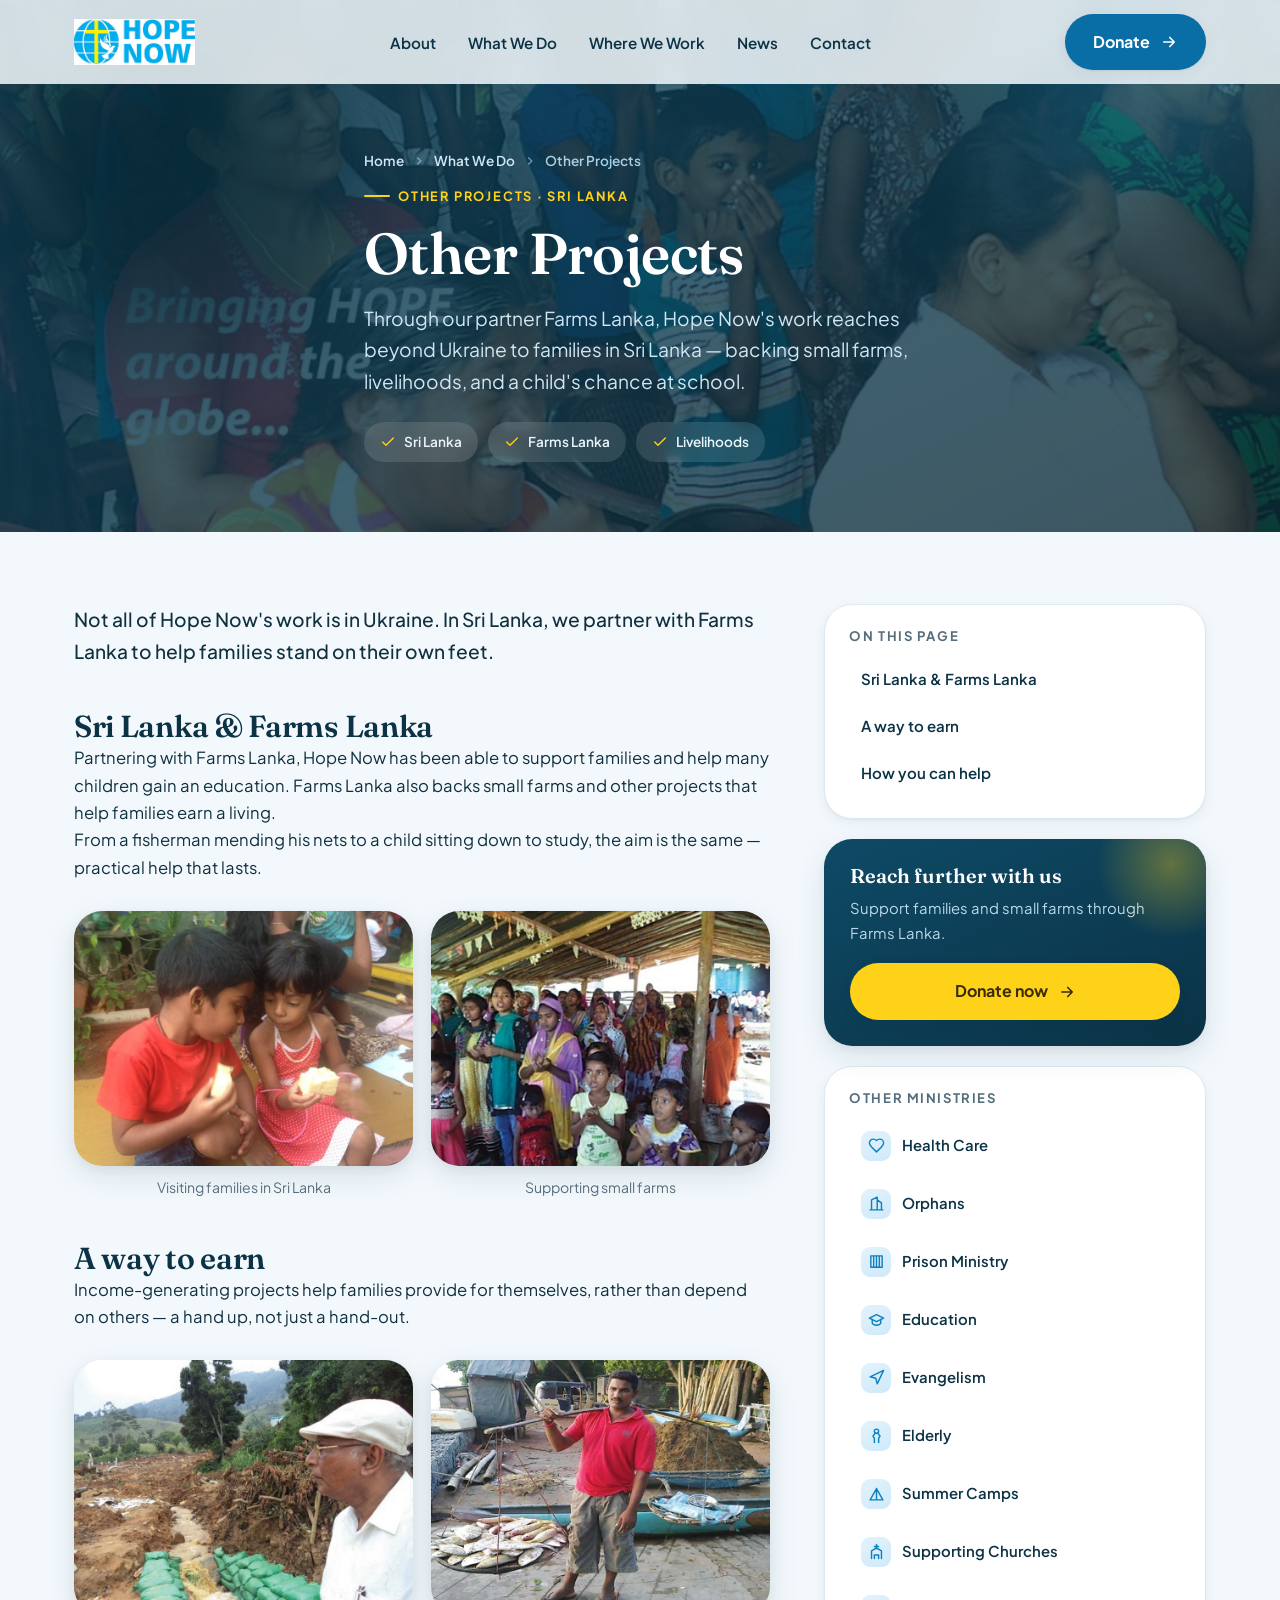
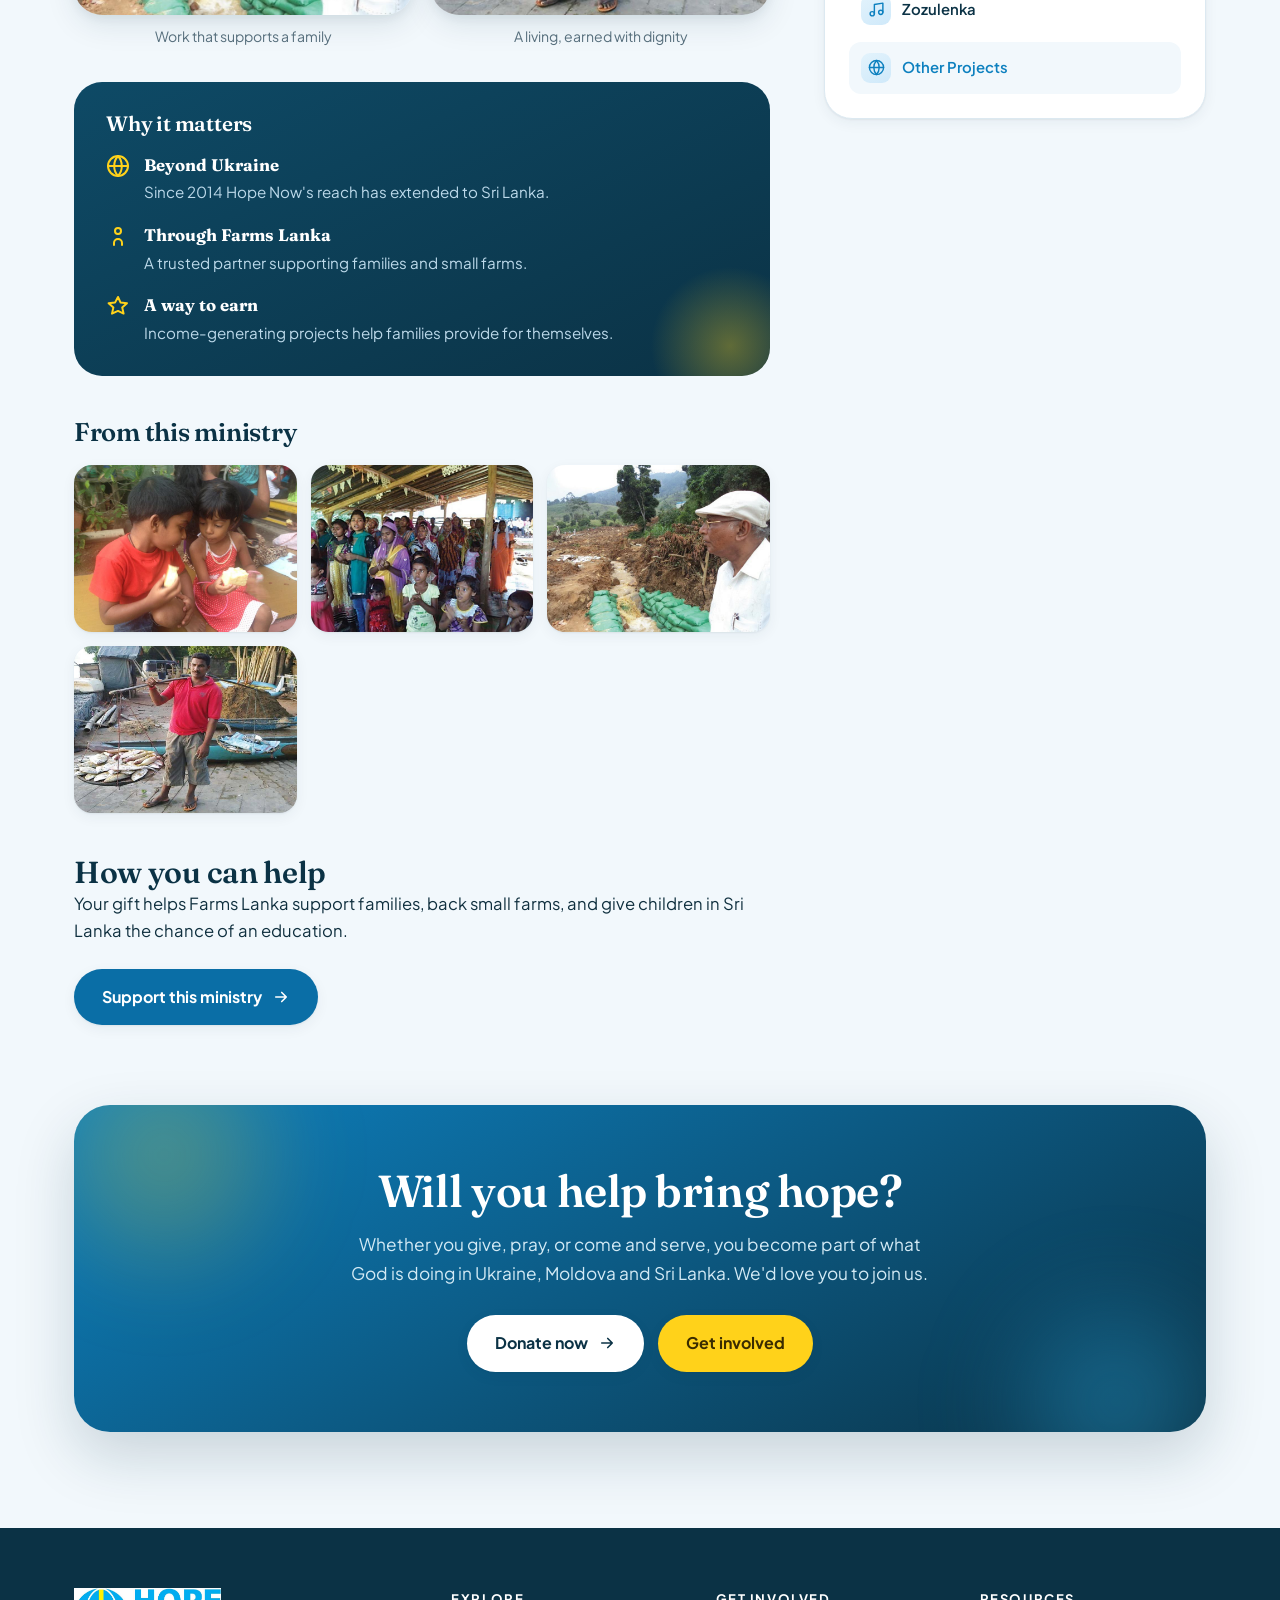
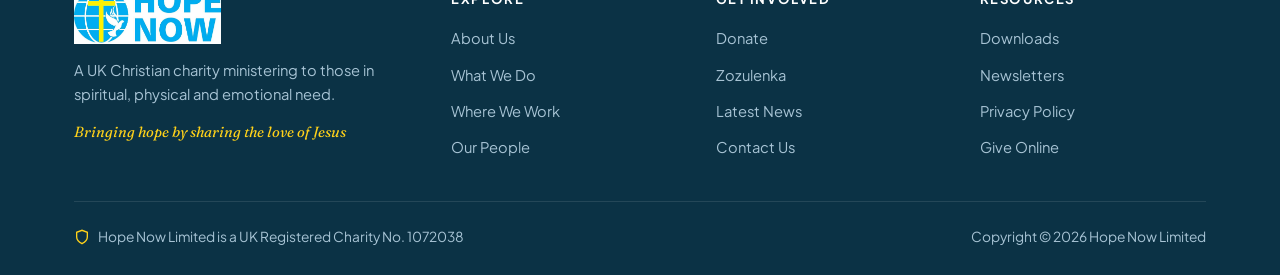
<file: programmes/other-projects.html>
<!DOCTYPE html>
<html lang="en">
<head>
<meta charset="UTF-8" />
<meta name="viewport" content="width=device-width, initial-scale=1" />
<title>Other Projects - Hope Now</title>
<meta name="description" content="Through our partner Farms Lanka, Hope Now's work reaches beyond Ukraine to families in Sri Lanka, backing small farms, livelihoods and a child's chance at school." />
<link rel="preconnect" href="https://fonts.googleapis.com" />
<link rel="preconnect" href="https://fonts.gstatic.com" crossorigin />
<link href="https://fonts.googleapis.com/css2?family=Fraunces:ital,opsz,wght@0,9..144,400;0,9..144,500;0,9..144,600;0,9..144,700;1,9..144,500&family=Plus+Jakarta+Sans:wght@400;500;600;700&display=swap" rel="stylesheet" />
<link rel="stylesheet" href="../assets/theme.css" />
</head>
<body>
<a class="skip" href="#main">Skip to content</a>

<header id="hdr">
  <div class="wrap nav">
    <a class="brand" href="../index.html" aria-label="Hope Now home">
      <img class="logo-img" src="../assets/hope-now-logo.png" alt="Hope Now" width="1150" height="437" />
    </a>
    <nav class="menu" id="menu" aria-label="Primary">
      <a href="../index.html#about">About</a>
      <a href="../index.html#work">What We Do</a>
      <a href="../index.html#reach">Where We Work</a>
      <a href="../index.html#news">News</a>
      <a href="../index.html#contact">Contact</a>
    </nav>
    <div class="nav-cta">
      <a class="btn" href="../index.html#donate">Donate<svg class="ico" width="18" height="18" viewBox="0 0 24 24" fill="none" stroke="currentColor" stroke-width="2.2" stroke-linecap="round" stroke-linejoin="round"><path d="M5 12h14M13 6l6 6-6 6"/></svg></a>
      <button class="burger" id="burger" aria-label="Toggle menu" aria-expanded="false"><span></span><span></span><span></span></button>
    </div>
  </div>
</header>

<main id="main">

<section class="page-hero has-photo">
  <div class="hero-photo" aria-hidden="true"><img src="../assets/images/pic-farmslanka.jpg" alt="" /></div>
  <div class="wrap inner">
    <nav class="breadcrumb" aria-label="Breadcrumb">
      <a href="../index.html">Home</a>
      <svg viewBox="0 0 24 24" fill="none" stroke="currentColor" stroke-width="2.5"><path d="m9 18 6-6-6-6"/></svg>
      <a href="../index.html#work">What We Do</a>
      <svg viewBox="0 0 24 24" fill="none" stroke="currentColor" stroke-width="2.5"><path d="m9 18 6-6-6-6"/></svg>
      <span>Other Projects</span>
    </nav>
    <span class="eyebrow">Other Projects &middot; Sri Lanka</span>
    <h1>Other Projects</h1>
    <p class="standfirst">Through our partner Farms Lanka, Hope Now's work reaches beyond Ukraine to families in Sri Lanka &mdash; backing small farms, livelihoods, and a child's chance at school.</p>
    <div class="hero-chips">
      <span><svg viewBox="0 0 24 24" fill="none" stroke="currentColor" stroke-width="2" stroke-linecap="round" stroke-linejoin="round"><path d="M20 6 9 17l-5-5"/></svg>Sri Lanka</span>
      <span><svg viewBox="0 0 24 24" fill="none" stroke="currentColor" stroke-width="2" stroke-linecap="round" stroke-linejoin="round"><path d="M20 6 9 17l-5-5"/></svg>Farms Lanka</span>
      <span><svg viewBox="0 0 24 24" fill="none" stroke="currentColor" stroke-width="2" stroke-linecap="round" stroke-linejoin="round"><path d="M20 6 9 17l-5-5"/></svg>Livelihoods</span>
    </div>
  </div>
</section>

<section class="article">
  <div class="wrap article-grid">
    <article class="prose">
      <p class="lead reveal">Not all of Hope Now's work is in Ukraine. In Sri Lanka, we partner with Farms Lanka to help families stand on their own feet.</p>

      <div class="section-block" id="sri-lanka">
        <h2 class="reveal">Sri Lanka &amp; Farms Lanka</h2>
        <p class="reveal">Partnering with Farms Lanka, Hope Now has been able to support families and help many children gain an education. Farms Lanka also backs small farms and other projects that help families earn a living.</p>
        <p class="reveal">From a fisherman mending his nets to a child sitting down to study, the aim is the same &mdash; practical help that lasts.</p>
        <div class="figrow reveal">
  <figure><img src="../assets/images/farmslanka1.jpg" alt="A Hope Now visit to Sri Lanka" loading="lazy" /><figcaption>Visiting families in Sri Lanka</figcaption></figure>
  <figure><img src="../assets/images/farmslanka2.jpg" alt="Farms Lanka at work" loading="lazy" /><figcaption>Supporting small farms</figcaption></figure>
</div>
      </div>

      <div class="section-block" id="livelihoods">
        <h2 class="reveal">A way to earn</h2>
        <p class="reveal">Income-generating projects help families provide for themselves, rather than depend on others &mdash; a hand up, not just a hand-out.</p>
        <div class="figrow reveal">
  <figure><img src="../assets/images/farmslanka3.jpg" alt="A small farm in Sri Lanka" loading="lazy" /><figcaption>Work that supports a family</figcaption></figure>
  <figure><img src="../assets/images/farmslanka4.jpg" alt="A fisherman in Sri Lanka" loading="lazy" /><figcaption>A living, earned with dignity</figcaption></figure>
</div>
      </div>

      <div class="factbox reveal">
        <h3>Why it matters</h3>
        <div class="facts">
          <div class="fact"><svg viewBox="0 0 24 24" fill="none" stroke="currentColor" stroke-width="2" stroke-linecap="round" stroke-linejoin="round"><circle cx="12" cy="12" r="10"/><path d="M2 12h20M12 2a15 15 0 0 1 0 20 15 15 0 0 1 0-20Z"/></svg><div><b>Beyond Ukraine</b><span>Since 2014 Hope Now's reach has extended to Sri Lanka.</span></div></div>
          <div class="fact"><svg viewBox="0 0 24 24" fill="none" stroke="currentColor" stroke-width="2" stroke-linecap="round" stroke-linejoin="round"><path d="M16 21v-2a4 4 0 0 0-8 0v2M12 4a3 3 0 1 1 0 6 3 3 0 0 1 0-6Z"/></svg><div><b>Through Farms Lanka</b><span>A trusted partner supporting families and small farms.</span></div></div>
          <div class="fact"><svg viewBox="0 0 24 24" fill="none" stroke="currentColor" stroke-width="2" stroke-linecap="round" stroke-linejoin="round"><path d="m12 3 2.6 5.6 6.4.6-4.8 4.2 1.4 6.2L12 16.9 6 19.6l1.4-6.2L2.6 9.2l6.4-.6z"/></svg><div><b>A way to earn</b><span>Income-generating projects help families provide for themselves.</span></div></div>
        </div>
      </div>

      <div class="gallery reveal">
        <h2>From this ministry</h2>
        <div class="grid">
          <a href="../assets/images/farmslanka1.jpg" target="_blank" rel="noopener"><img src="../assets/images/farmslanka1.jpg" alt="In Sri Lanka" loading="lazy" /></a>
          <a href="../assets/images/farmslanka2.jpg" target="_blank" rel="noopener"><img src="../assets/images/farmslanka2.jpg" alt="Farms Lanka" loading="lazy" /></a>
          <a href="../assets/images/farmslanka3.jpg" target="_blank" rel="noopener"><img src="../assets/images/farmslanka3.jpg" alt="A small farm" loading="lazy" /></a>
          <a href="../assets/images/farmslanka4.jpg" target="_blank" rel="noopener"><img src="../assets/images/farmslanka4.jpg" alt="A fisherman" loading="lazy" /></a>
        </div>
      </div>

      <div class="section-block" id="help">
        <h2 class="reveal">How you can help</h2>
        <p class="reveal">Your gift helps Farms Lanka support families, back small farms, and give children in Sri Lanka the chance of an education.</p>
        <p class="reveal" style="margin-top:24px">
          <a class="btn" href="../index.html#donate">Support this ministry<svg class="ico" width="18" height="18" viewBox="0 0 24 24" fill="none" stroke="currentColor" stroke-width="2.2" stroke-linecap="round" stroke-linejoin="round"><path d="M5 12h14M13 6l6 6-6 6"/></svg></a>
        </p>
      </div>
    </article>

    <aside class="sidebar reveal" data-delay="1">
      <div class="side-card">
        <h4>On this page</h4>
        <nav class="toc">
          <a href="#sri-lanka">Sri Lanka &amp; Farms Lanka</a>
          <a href="#livelihoods">A way to earn</a>
          <a href="#help">How you can help</a>
        </nav>
      </div>

      <div class="side-donate">
        <h4>Reach further with us</h4>
        <p>Support families and small farms through Farms Lanka.</p>
        <a class="btn btn--gold" href="../index.html#donate">Donate now<svg class="ico" width="18" height="18" viewBox="0 0 24 24" fill="none" stroke="currentColor" stroke-width="2.2" stroke-linecap="round" stroke-linejoin="round"><path d="M5 12h14M13 6l6 6-6 6"/></svg></a>
      </div>

      <div class="side-card">
        <h4>Other ministries</h4>
        <nav class="side-nav">
          <a href="health-care.html"><span class="ic"><svg viewBox="0 0 24 24" fill="none" stroke="currentColor" stroke-width="2" stroke-linecap="round" stroke-linejoin="round"><path d="M19 14c1.49-1.46 3-3.21 3-5.5A5.5 5.5 0 0 0 16.5 3c-1.76 0-3 .5-4.5 2-1.5-1.5-2.74-2-4.5-2A5.5 5.5 0 0 0 2 8.5c0 2.29 1.49 4.04 3 5.5l7 7Z"/></svg></span>Health Care</a>
          <a href="orphans.html"><span class="ic"><svg viewBox="0 0 24 24" fill="none" stroke="currentColor" stroke-width="2" stroke-linecap="round" stroke-linejoin="round"><path d="M3 21h18M5 21V7l8-4v18M19 21V11l-6-4"/></svg></span>Orphans</a>
          <a href="prisons.html"><span class="ic"><svg viewBox="0 0 24 24" fill="none" stroke="currentColor" stroke-width="2" stroke-linecap="round" stroke-linejoin="round"><path d="M4 4h16v16H4zM8 4v16M12 4v16M16 4v16"/></svg></span>Prison Ministry</a>
          <a href="education.html"><span class="ic"><svg viewBox="0 0 24 24" fill="none" stroke="currentColor" stroke-width="2" stroke-linecap="round" stroke-linejoin="round"><path d="M22 10 12 5 2 10l10 5 10-5Z"/><path d="M6 12v5c0 1 2.5 3 6 3s6-2 6-3v-5"/></svg></span>Education</a>
          <a href="evangelism.html"><span class="ic"><svg viewBox="0 0 24 24" fill="none" stroke="currentColor" stroke-width="2" stroke-linecap="round" stroke-linejoin="round"><path d="m3 11 19-9-9 19-2-8-8-2Z"/></svg></span>Evangelism</a>
          <a href="elderly.html"><span class="ic"><svg viewBox="0 0 24 24" fill="none" stroke="currentColor" stroke-width="2" stroke-linecap="round" stroke-linejoin="round"><circle cx="12" cy="6" r="3"/><path d="M9 22v-6l-2-3 3-4h4l3 4-2 3v6"/></svg></span>Elderly</a>
          <a href="summer-camps.html"><span class="ic"><svg viewBox="0 0 24 24" fill="none" stroke="currentColor" stroke-width="2" stroke-linecap="round" stroke-linejoin="round"><path d="m3 21 9-16 9 16M3 21h18M12 5v16"/></svg></span>Summer Camps</a>
          <a href="supporting-churches.html"><span class="ic"><svg viewBox="0 0 24 24" fill="none" stroke="currentColor" stroke-width="2" stroke-linecap="round" stroke-linejoin="round"><path d="M12 2v6M9 5h6M5 22V11l7-4 7 4v11M9 22v-5h6v5"/></svg></span>Supporting Churches</a>
          <a href="zozulenka.html"><span class="ic"><svg viewBox="0 0 24 24" fill="none" stroke="currentColor" stroke-width="2" stroke-linecap="round" stroke-linejoin="round"><path d="M9 18V5l12-2v13"/><circle cx="6" cy="18" r="3"/><circle cx="18" cy="16" r="3"/></svg></span>Zozulenka</a>
          <a class="current" href="other-projects.html"><span class="ic"><svg viewBox="0 0 24 24" fill="none" stroke="currentColor" stroke-width="2" stroke-linecap="round" stroke-linejoin="round"><circle cx="12" cy="12" r="10"/><path d="M2 12h20M12 2a15 15 0 0 1 0 20 15 15 0 0 1 0-20Z"/></svg></span>Other Projects</a>
        </nav>
      </div>
    </aside>
  </div>
</section>

<section class="final-cta">
  <div class="wrap">
    <div class="cta-box reveal">
      <h2>Will you help bring hope?</h2>
      <p>Whether you give, pray, or come and serve, you become part of what God is doing in Ukraine, Moldova and Sri Lanka. We'd love you to join us.</p>
      <div class="cta-actions">
        <a class="btn btn--light" href="../index.html#donate">Donate now<svg class="ico" width="18" height="18" viewBox="0 0 24 24" fill="none" stroke="currentColor" stroke-width="2.2" stroke-linecap="round" stroke-linejoin="round"><path d="M5 12h14M13 6l6 6-6 6"/></svg></a>
        <a class="btn btn--gold" href="../index.html#contact">Get involved</a>
      </div>
    </div>
  </div>
</section>
</main>

<footer>
  <div class="wrap">
    <div class="foot-grid">
      <div class="foot-brand">
        <a class="brand" href="../index.html" aria-label="Hope Now home"><img class="logo-img" src="../assets/hope-now-logo.png" alt="Hope Now" width="1150" height="437" /></a>
        <p>A UK Christian charity ministering to those in spiritual, physical and emotional need.</p>
        <p class="foot-verse">Bringing hope by sharing the love of Jesus</p>
      </div>
      <div><h5>Explore</h5><ul>
        <li><a href="../index.html#about">About Us</a></li>
        <li><a href="../index.html#work">What We Do</a></li>
        <li><a href="../index.html#reach">Where We Work</a></li>
        <li><a href="../index.html#team">Our People</a></li>
      </ul></div>
      <div><h5>Get involved</h5><ul>
        <li><a href="../index.html#donate">Donate</a></li>
        <li><a href="../index.html#zozulenka">Zozulenka</a></li>
        <li><a href="../index.html#news">Latest News</a></li>
        <li><a href="../index.html#contact">Contact Us</a></li>
      </ul></div>
      <div><h5>Resources</h5><ul>
        <li><a href="../downloads.html" target="_blank" rel="noopener">Downloads</a></li>
        <li><a href="../newsletters.html" target="_blank" rel="noopener">Newsletters</a></li>
        <li><a href="../privacy-policy.html" target="_blank" rel="noopener">Privacy Policy</a></li>
        <li><a href="https://www.give.net/HopeNow/oneoff" target="_blank" rel="noopener">Give Online</a></li>
      </ul></div>
    </div>
    <div class="foot-bottom">
      <span class="reg"><svg viewBox="0 0 24 24" fill="none" stroke="currentColor" stroke-width="2"><path d="M12 22s8-4 8-10V5l-8-3-8 3v7c0 6 8 10 8 10Z"/></svg>Hope Now Limited is a UK Registered Charity No. 1072038</span>
      <span>Copyright &copy; 2026 Hope Now Limited</span>
    </div>
  </div>
</footer>

<script>
  const hdr=document.getElementById('hdr');
  const onScroll=()=>hdr.classList.toggle('scrolled',window.scrollY>30);
  onScroll();window.addEventListener('scroll',onScroll,{passive:true});
  const burger=document.getElementById('burger'),menu=document.getElementById('menu');
  burger.addEventListener('click',()=>{const o=menu.classList.toggle('mobile');burger.classList.toggle('open',o);burger.setAttribute('aria-expanded',o);});
  menu.querySelectorAll('a').forEach(a=>a.addEventListener('click',()=>{menu.classList.remove('mobile');burger.classList.remove('open');}));
  const io=new IntersectionObserver((es)=>{es.forEach(e=>{if(e.isIntersecting){e.target.classList.add('in');io.unobserve(e.target);}});},{threshold:.12,rootMargin:'0px 0px -50px 0px'});
  document.querySelectorAll('.reveal').forEach(el=>io.observe(el));
</script>
</body>
</html>
</file>
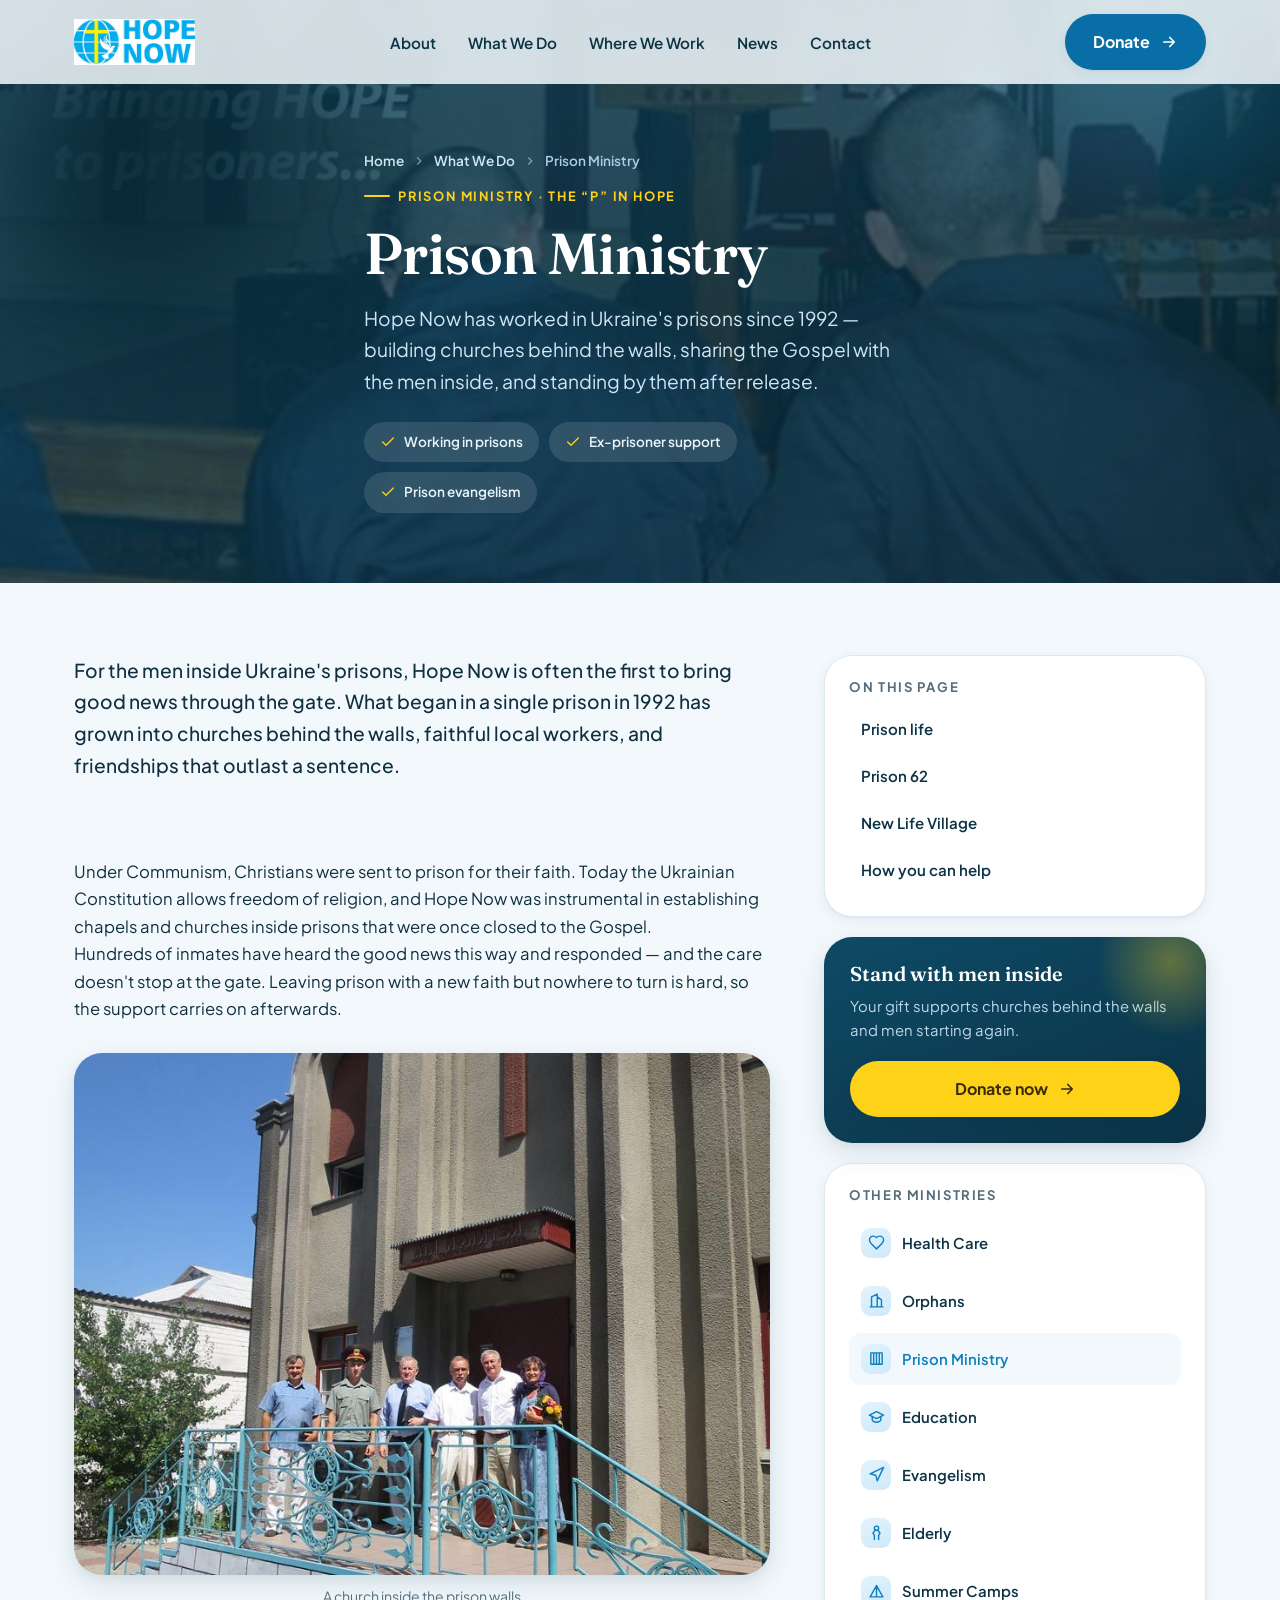
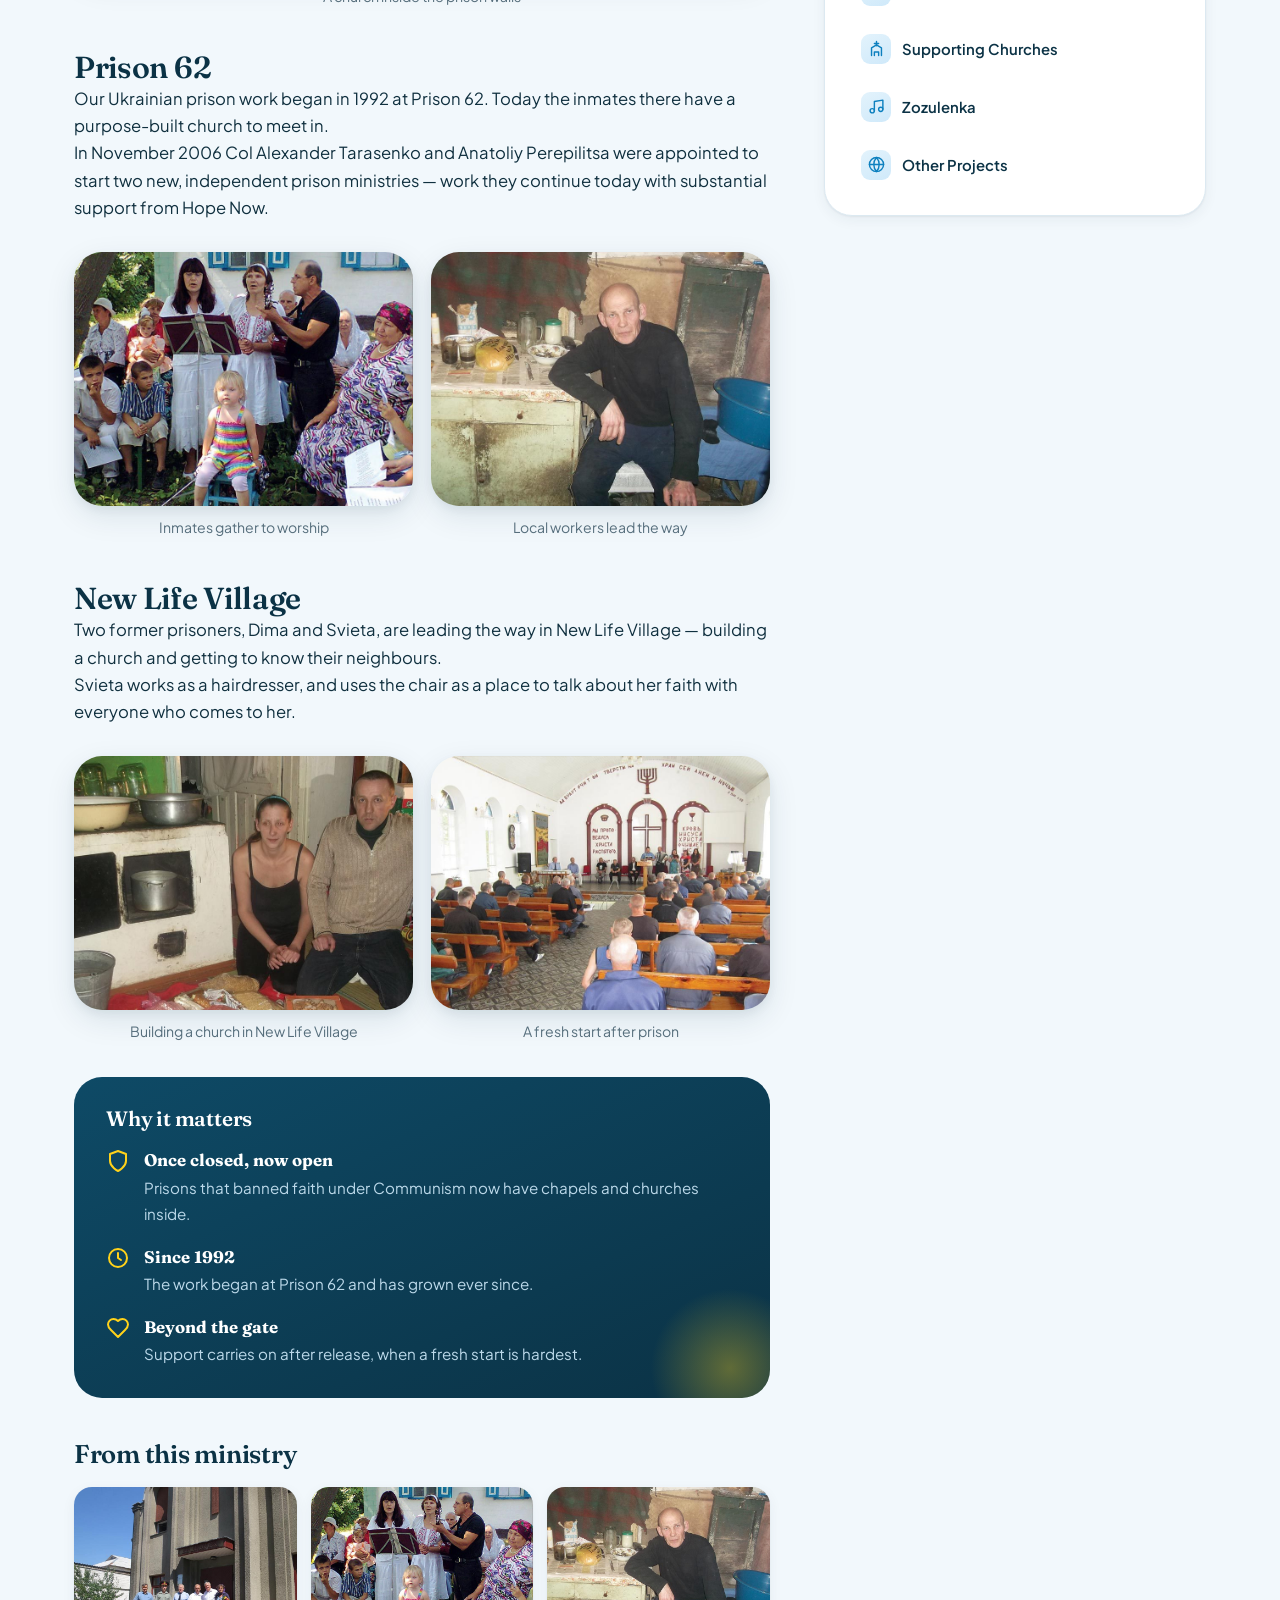
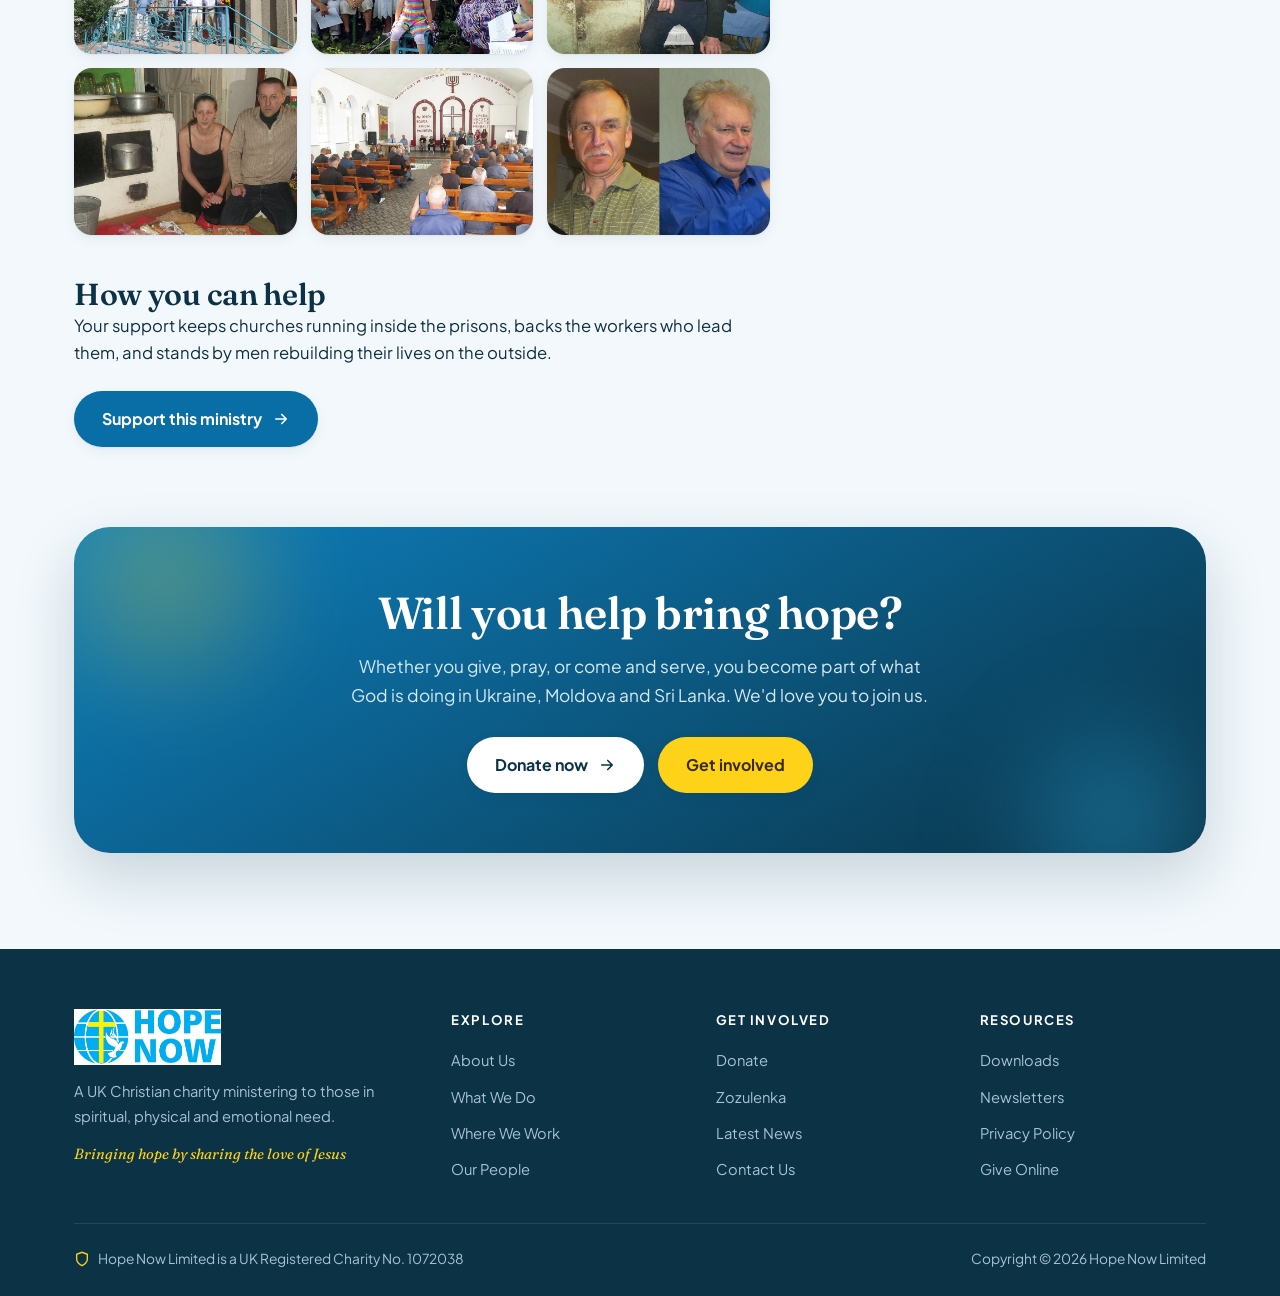
<file: programmes/prisons.html>
<!DOCTYPE html>
<html lang="en">
<head>
<meta charset="UTF-8" />
<meta name="viewport" content="width=device-width, initial-scale=1" />
<title>Prison Ministry - Hope Now</title>
<meta name="description" content="Hope Now has worked in Ukraine's prisons since 1992, helping build churches behind the walls, sharing the Gospel and supporting men after release." />
<link rel="preconnect" href="https://fonts.googleapis.com" />
<link rel="preconnect" href="https://fonts.gstatic.com" crossorigin />
<link href="https://fonts.googleapis.com/css2?family=Fraunces:ital,opsz,wght@0,9..144,400;0,9..144,500;0,9..144,600;0,9..144,700;1,9..144,500&family=Plus+Jakarta+Sans:wght@400;500;600;700&display=swap" rel="stylesheet" />
<link rel="stylesheet" href="../assets/theme.css" />
</head>
<body>
<a class="skip" href="#main">Skip to content</a>

<header id="hdr">
  <div class="wrap nav">
    <a class="brand" href="../index.html" aria-label="Hope Now home">
      <img class="logo-img" src="../assets/hope-now-logo.png" alt="Hope Now" width="1150" height="437" />
    </a>
    <nav class="menu" id="menu" aria-label="Primary">
      <a href="../index.html#about">About</a>
      <a href="../index.html#work">What We Do</a>
      <a href="../index.html#reach">Where We Work</a>
      <a href="../index.html#news">News</a>
      <a href="../index.html#contact">Contact</a>
    </nav>
    <div class="nav-cta">
      <a class="btn" href="../index.html#donate">Donate<svg class="ico" width="18" height="18" viewBox="0 0 24 24" fill="none" stroke="currentColor" stroke-width="2.2" stroke-linecap="round" stroke-linejoin="round"><path d="M5 12h14M13 6l6 6-6 6"/></svg></a>
      <button class="burger" id="burger" aria-label="Toggle menu" aria-expanded="false"><span></span><span></span><span></span></button>
    </div>
  </div>
</header>

<main id="main">

<section class="page-hero has-photo">
  <div class="hero-photo" aria-hidden="true"><img src="../assets/images/pic-prisons.jpg" alt="" /></div>
  <div class="wrap inner">
    <nav class="breadcrumb" aria-label="Breadcrumb">
      <a href="../index.html">Home</a>
      <svg viewBox="0 0 24 24" fill="none" stroke="currentColor" stroke-width="2.5"><path d="m9 18 6-6-6-6"/></svg>
      <a href="../index.html#work">What We Do</a>
      <svg viewBox="0 0 24 24" fill="none" stroke="currentColor" stroke-width="2.5"><path d="m9 18 6-6-6-6"/></svg>
      <span>Prison Ministry</span>
    </nav>
    <span class="eyebrow">Prison Ministry &middot; The &ldquo;P&rdquo; in HOPE</span>
    <h1>Prison Ministry</h1>
    <p class="standfirst">Hope Now has worked in Ukraine's prisons since 1992 &mdash; building churches behind the walls, sharing the Gospel with the men inside, and standing by them after release.</p>
    <div class="hero-chips">
      <span><svg viewBox="0 0 24 24" fill="none" stroke="currentColor" stroke-width="2" stroke-linecap="round" stroke-linejoin="round"><path d="M20 6 9 17l-5-5"/></svg>Working in prisons</span>
      <span><svg viewBox="0 0 24 24" fill="none" stroke="currentColor" stroke-width="2" stroke-linecap="round" stroke-linejoin="round"><path d="M20 6 9 17l-5-5"/></svg>Ex-prisoner support</span>
      <span><svg viewBox="0 0 24 24" fill="none" stroke="currentColor" stroke-width="2" stroke-linecap="round" stroke-linejoin="round"><path d="M20 6 9 17l-5-5"/></svg>Prison evangelism</span>
    </div>
  </div>
</section>

<section class="article">
  <div class="wrap article-grid">
    <article class="prose">
      <p class="lead reveal">For the men inside Ukraine's prisons, Hope Now is often the first to bring good news through the gate. What began in a single prison in 1992 has grown into churches behind the walls, faithful local workers, and friendships that outlast a sentence.</p>

      <div class="section-block" id="prison-life">
        <h2 class="reveal">Prison life</h2>
        <p class="reveal">Under Communism, Christians were sent to prison for their faith. Today the Ukrainian Constitution allows freedom of religion, and Hope Now was instrumental in establishing chapels and churches inside prisons that were once closed to the Gospel.</p>
        <p class="reveal">Hundreds of inmates have heard the good news this way and responded &mdash; and the care doesn't stop at the gate. Leaving prison with a new faith but nowhere to turn is hard, so the support carries on afterwards.</p>
        <figure class="reveal"><img src="../assets/images/prison1.jpg" alt="Inside a Ukrainian prison church" loading="lazy" /><figcaption>A church inside the prison walls</figcaption></figure>
      </div>

      <div class="section-block" id="prison-62">
        <h2 class="reveal">Prison 62</h2>
        <p class="reveal">Our Ukrainian prison work began in 1992 at Prison 62. Today the inmates there have a purpose-built church to meet in.</p>
        <p class="reveal">In November 2006 Col Alexander Tarasenko and Anatoliy Perepilitsa were appointed to start two new, independent prison ministries &mdash; work they continue today with substantial support from Hope Now.</p>
        <div class="figrow reveal">
  <figure><img src="../assets/images/prison2.jpg" alt="Prisoners gathered for a service" loading="lazy" /><figcaption>Inmates gather to worship</figcaption></figure>
  <figure><img src="../assets/images/prison3.jpg" alt="Prison ministry team" loading="lazy" /><figcaption>Local workers lead the way</figcaption></figure>
</div>
      </div>

      <div class="section-block" id="new-life">
        <h2 class="reveal">New Life Village</h2>
        <p class="reveal">Two former prisoners, Dima and Svieta, are leading the way in New Life Village &mdash; building a church and getting to know their neighbours.</p>
        <p class="reveal">Svieta works as a hairdresser, and uses the chair as a place to talk about her faith with everyone who comes to her.</p>
        <div class="figrow reveal">
  <figure><img src="../assets/images/prison4.jpg" alt="Building a church in New Life Village" loading="lazy" /><figcaption>Building a church in New Life Village</figcaption></figure>
  <figure><img src="../assets/images/prison5.jpg" alt="Life in New Life Village" loading="lazy" /><figcaption>A fresh start after prison</figcaption></figure>
</div>
      </div>

      <div class="factbox reveal">
        <h3>Why it matters</h3>
        <div class="facts">
          <div class="fact"><svg viewBox="0 0 24 24" fill="none" stroke="currentColor" stroke-width="2" stroke-linecap="round" stroke-linejoin="round"><path d="M12 22s8-4 8-10V5l-8-3-8 3v7c0 6 8 10 8 10Z"/></svg><div><b>Once closed, now open</b><span>Prisons that banned faith under Communism now have chapels and churches inside.</span></div></div>
          <div class="fact"><svg viewBox="0 0 24 24" fill="none" stroke="currentColor" stroke-width="2" stroke-linecap="round" stroke-linejoin="round"><circle cx="12" cy="12" r="9"/><path d="M12 7v5l3 2"/></svg><div><b>Since 1992</b><span>The work began at Prison 62 and has grown ever since.</span></div></div>
          <div class="fact"><svg viewBox="0 0 24 24" fill="none" stroke="currentColor" stroke-width="2" stroke-linecap="round" stroke-linejoin="round"><path d="M19 14c1.49-1.46 3-3.21 3-5.5A5.5 5.5 0 0 0 16.5 3c-1.76 0-3 .5-4.5 2-1.5-1.5-2.74-2-4.5-2A5.5 5.5 0 0 0 2 8.5c0 2.29 1.49 4.04 3 5.5l7 7Z"/></svg><div><b>Beyond the gate</b><span>Support carries on after release, when a fresh start is hardest.</span></div></div>
        </div>
      </div>

      <div class="gallery reveal">
        <h2>From this ministry</h2>
        <div class="grid">
          <a href="../assets/images/prison1.jpg" target="_blank" rel="noopener"><img src="../assets/images/prison1.jpg" alt="Prison church" loading="lazy" /></a>
          <a href="../assets/images/prison2.jpg" target="_blank" rel="noopener"><img src="../assets/images/prison2.jpg" alt="A service inside" loading="lazy" /></a>
          <a href="../assets/images/prison3.jpg" target="_blank" rel="noopener"><img src="../assets/images/prison3.jpg" alt="Ministry team" loading="lazy" /></a>
          <a href="../assets/images/prison4.jpg" target="_blank" rel="noopener"><img src="../assets/images/prison4.jpg" alt="New Life Village" loading="lazy" /></a>
          <a href="../assets/images/prison5.jpg" target="_blank" rel="noopener"><img src="../assets/images/prison5.jpg" alt="A fresh start" loading="lazy" /></a>
          <a href="../assets/images/prison6.jpg" target="_blank" rel="noopener"><img src="../assets/images/prison6.jpg" alt="Sharing the Gospel" loading="lazy" /></a>
        </div>
      </div>

      <div class="section-block" id="help">
        <h2 class="reveal">How you can help</h2>
        <p class="reveal">Your support keeps churches running inside the prisons, backs the workers who lead them, and stands by men rebuilding their lives on the outside.</p>
        <p class="reveal" style="margin-top:24px">
          <a class="btn" href="../index.html#donate">Support this ministry<svg class="ico" width="18" height="18" viewBox="0 0 24 24" fill="none" stroke="currentColor" stroke-width="2.2" stroke-linecap="round" stroke-linejoin="round"><path d="M5 12h14M13 6l6 6-6 6"/></svg></a>
        </p>
      </div>
    </article>

    <aside class="sidebar reveal" data-delay="1">
      <div class="side-card">
        <h4>On this page</h4>
        <nav class="toc">
          <a href="#prison-life">Prison life</a>
          <a href="#prison-62">Prison 62</a>
          <a href="#new-life">New Life Village</a>
          <a href="#help">How you can help</a>
        </nav>
      </div>

      <div class="side-donate">
        <h4>Stand with men inside</h4>
        <p>Your gift supports churches behind the walls and men starting again.</p>
        <a class="btn btn--gold" href="../index.html#donate">Donate now<svg class="ico" width="18" height="18" viewBox="0 0 24 24" fill="none" stroke="currentColor" stroke-width="2.2" stroke-linecap="round" stroke-linejoin="round"><path d="M5 12h14M13 6l6 6-6 6"/></svg></a>
      </div>

      <div class="side-card">
        <h4>Other ministries</h4>
        <nav class="side-nav">
          <a href="health-care.html"><span class="ic"><svg viewBox="0 0 24 24" fill="none" stroke="currentColor" stroke-width="2" stroke-linecap="round" stroke-linejoin="round"><path d="M19 14c1.49-1.46 3-3.21 3-5.5A5.5 5.5 0 0 0 16.5 3c-1.76 0-3 .5-4.5 2-1.5-1.5-2.74-2-4.5-2A5.5 5.5 0 0 0 2 8.5c0 2.29 1.49 4.04 3 5.5l7 7Z"/></svg></span>Health Care</a>
          <a href="orphans.html"><span class="ic"><svg viewBox="0 0 24 24" fill="none" stroke="currentColor" stroke-width="2" stroke-linecap="round" stroke-linejoin="round"><path d="M3 21h18M5 21V7l8-4v18M19 21V11l-6-4"/></svg></span>Orphans</a>
          <a class="current" href="prisons.html"><span class="ic"><svg viewBox="0 0 24 24" fill="none" stroke="currentColor" stroke-width="2" stroke-linecap="round" stroke-linejoin="round"><path d="M4 4h16v16H4zM8 4v16M12 4v16M16 4v16"/></svg></span>Prison Ministry</a>
          <a href="education.html"><span class="ic"><svg viewBox="0 0 24 24" fill="none" stroke="currentColor" stroke-width="2" stroke-linecap="round" stroke-linejoin="round"><path d="M22 10 12 5 2 10l10 5 10-5Z"/><path d="M6 12v5c0 1 2.5 3 6 3s6-2 6-3v-5"/></svg></span>Education</a>
          <a href="evangelism.html"><span class="ic"><svg viewBox="0 0 24 24" fill="none" stroke="currentColor" stroke-width="2" stroke-linecap="round" stroke-linejoin="round"><path d="m3 11 19-9-9 19-2-8-8-2Z"/></svg></span>Evangelism</a>
          <a href="elderly.html"><span class="ic"><svg viewBox="0 0 24 24" fill="none" stroke="currentColor" stroke-width="2" stroke-linecap="round" stroke-linejoin="round"><circle cx="12" cy="6" r="3"/><path d="M9 22v-6l-2-3 3-4h4l3 4-2 3v6"/></svg></span>Elderly</a>
          <a href="summer-camps.html"><span class="ic"><svg viewBox="0 0 24 24" fill="none" stroke="currentColor" stroke-width="2" stroke-linecap="round" stroke-linejoin="round"><path d="m3 21 9-16 9 16M3 21h18M12 5v16"/></svg></span>Summer Camps</a>
          <a href="supporting-churches.html"><span class="ic"><svg viewBox="0 0 24 24" fill="none" stroke="currentColor" stroke-width="2" stroke-linecap="round" stroke-linejoin="round"><path d="M12 2v6M9 5h6M5 22V11l7-4 7 4v11M9 22v-5h6v5"/></svg></span>Supporting Churches</a>
          <a href="zozulenka.html"><span class="ic"><svg viewBox="0 0 24 24" fill="none" stroke="currentColor" stroke-width="2" stroke-linecap="round" stroke-linejoin="round"><path d="M9 18V5l12-2v13"/><circle cx="6" cy="18" r="3"/><circle cx="18" cy="16" r="3"/></svg></span>Zozulenka</a>
          <a href="other-projects.html"><span class="ic"><svg viewBox="0 0 24 24" fill="none" stroke="currentColor" stroke-width="2" stroke-linecap="round" stroke-linejoin="round"><circle cx="12" cy="12" r="10"/><path d="M2 12h20M12 2a15 15 0 0 1 0 20 15 15 0 0 1 0-20Z"/></svg></span>Other Projects</a>
        </nav>
      </div>
    </aside>
  </div>
</section>

<section class="final-cta">
  <div class="wrap">
    <div class="cta-box reveal">
      <h2>Will you help bring hope?</h2>
      <p>Whether you give, pray, or come and serve, you become part of what God is doing in Ukraine, Moldova and Sri Lanka. We'd love you to join us.</p>
      <div class="cta-actions">
        <a class="btn btn--light" href="../index.html#donate">Donate now<svg class="ico" width="18" height="18" viewBox="0 0 24 24" fill="none" stroke="currentColor" stroke-width="2.2" stroke-linecap="round" stroke-linejoin="round"><path d="M5 12h14M13 6l6 6-6 6"/></svg></a>
        <a class="btn btn--gold" href="../index.html#contact">Get involved</a>
      </div>
    </div>
  </div>
</section>
</main>

<footer>
  <div class="wrap">
    <div class="foot-grid">
      <div class="foot-brand">
        <a class="brand" href="../index.html" aria-label="Hope Now home"><img class="logo-img" src="../assets/hope-now-logo.png" alt="Hope Now" width="1150" height="437" /></a>
        <p>A UK Christian charity ministering to those in spiritual, physical and emotional need.</p>
        <p class="foot-verse">Bringing hope by sharing the love of Jesus</p>
      </div>
      <div><h5>Explore</h5><ul>
        <li><a href="../index.html#about">About Us</a></li>
        <li><a href="../index.html#work">What We Do</a></li>
        <li><a href="../index.html#reach">Where We Work</a></li>
        <li><a href="../index.html#team">Our People</a></li>
      </ul></div>
      <div><h5>Get involved</h5><ul>
        <li><a href="../index.html#donate">Donate</a></li>
        <li><a href="../index.html#zozulenka">Zozulenka</a></li>
        <li><a href="../index.html#news">Latest News</a></li>
        <li><a href="../index.html#contact">Contact Us</a></li>
      </ul></div>
      <div><h5>Resources</h5><ul>
        <li><a href="../downloads.html" target="_blank" rel="noopener">Downloads</a></li>
        <li><a href="../newsletters.html" target="_blank" rel="noopener">Newsletters</a></li>
        <li><a href="../privacy-policy.html" target="_blank" rel="noopener">Privacy Policy</a></li>
        <li><a href="https://www.give.net/HopeNow/oneoff" target="_blank" rel="noopener">Give Online</a></li>
      </ul></div>
    </div>
    <div class="foot-bottom">
      <span class="reg"><svg viewBox="0 0 24 24" fill="none" stroke="currentColor" stroke-width="2"><path d="M12 22s8-4 8-10V5l-8-3-8 3v7c0 6 8 10 8 10Z"/></svg>Hope Now Limited is a UK Registered Charity No. 1072038</span>
      <span>Copyright &copy; 2026 Hope Now Limited</span>
    </div>
  </div>
</footer>

<script>
  const hdr=document.getElementById('hdr');
  const onScroll=()=>hdr.classList.toggle('scrolled',window.scrollY>30);
  onScroll();window.addEventListener('scroll',onScroll,{passive:true});
  const burger=document.getElementById('burger'),menu=document.getElementById('menu');
  burger.addEventListener('click',()=>{const o=menu.classList.toggle('mobile');burger.classList.toggle('open',o);burger.setAttribute('aria-expanded',o);});
  menu.querySelectorAll('a').forEach(a=>a.addEventListener('click',()=>{menu.classList.remove('mobile');burger.classList.remove('open');}));
  const io=new IntersectionObserver((es)=>{es.forEach(e=>{if(e.isIntersecting){e.target.classList.add('in');io.unobserve(e.target);}});},{threshold:.12,rootMargin:'0px 0px -50px 0px'});
  document.querySelectorAll('.reveal').forEach(el=>io.observe(el));
</script>
</body>
</html>
</file>
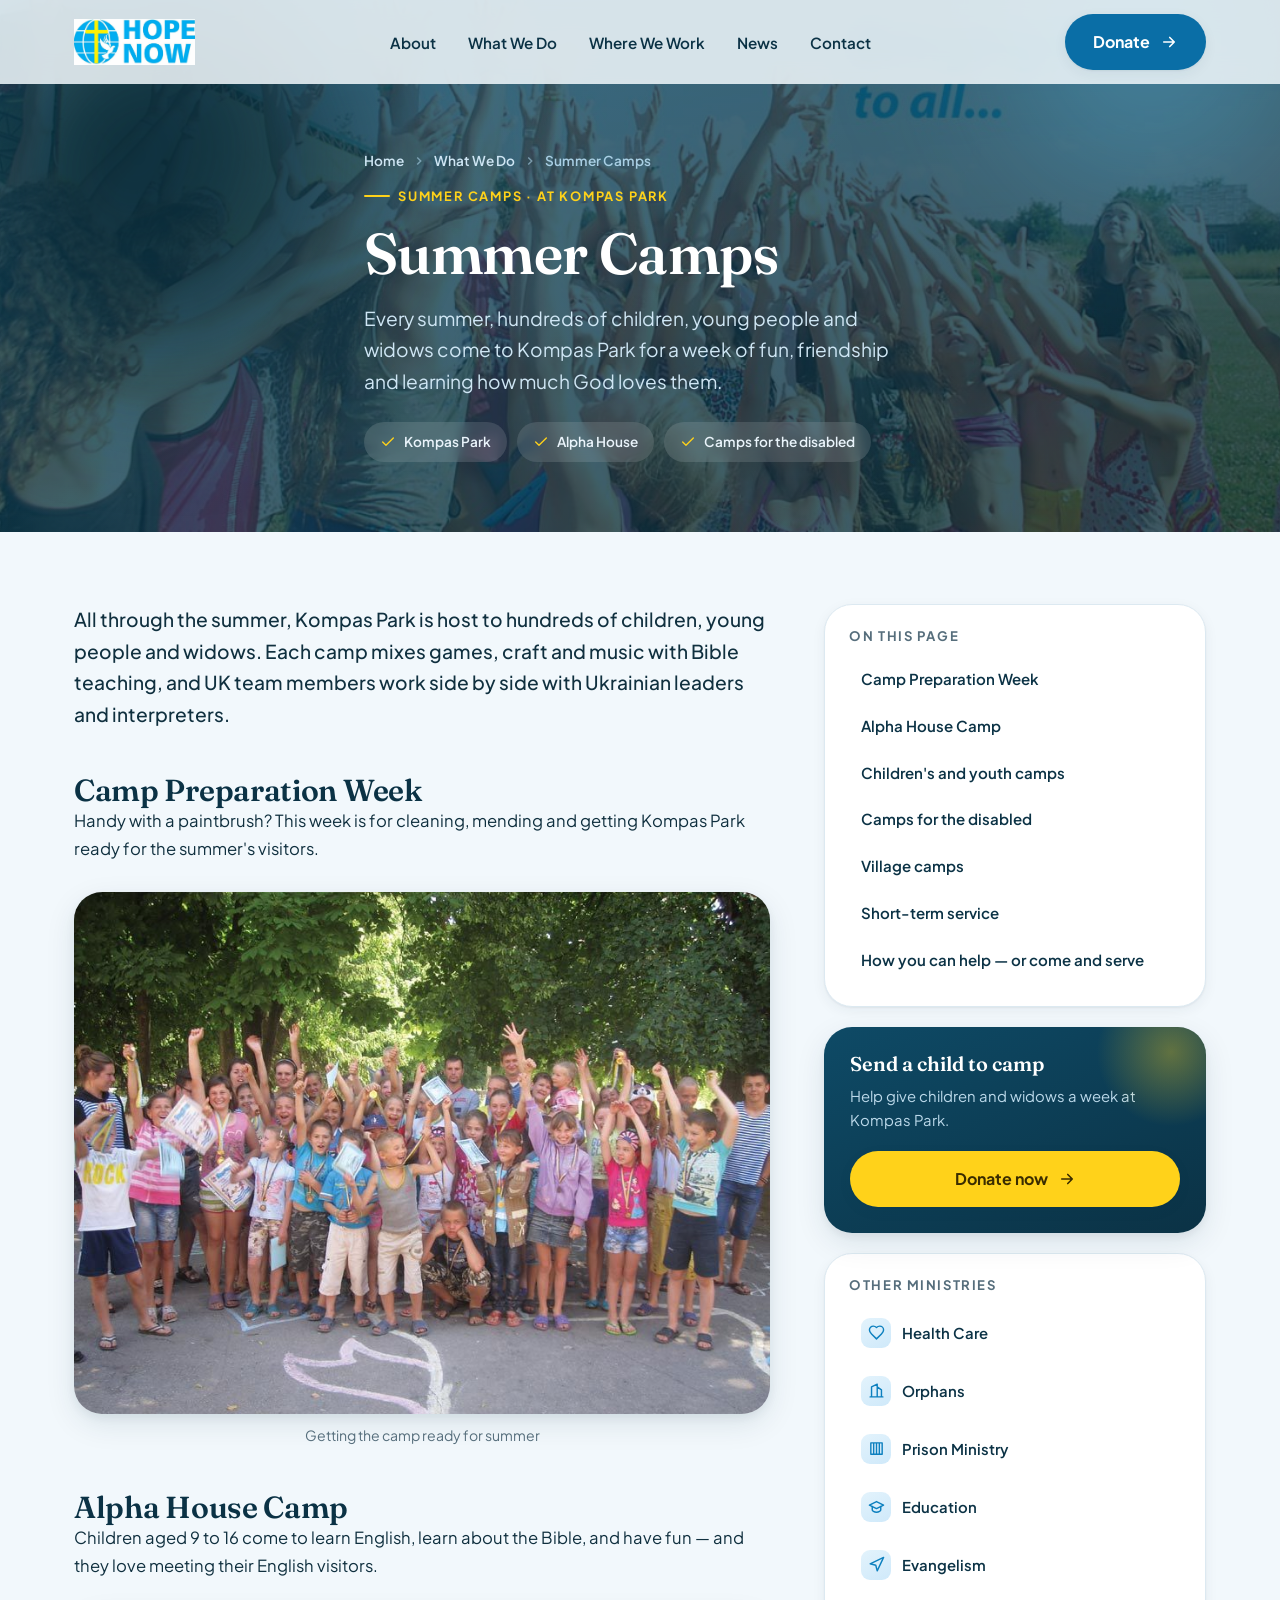
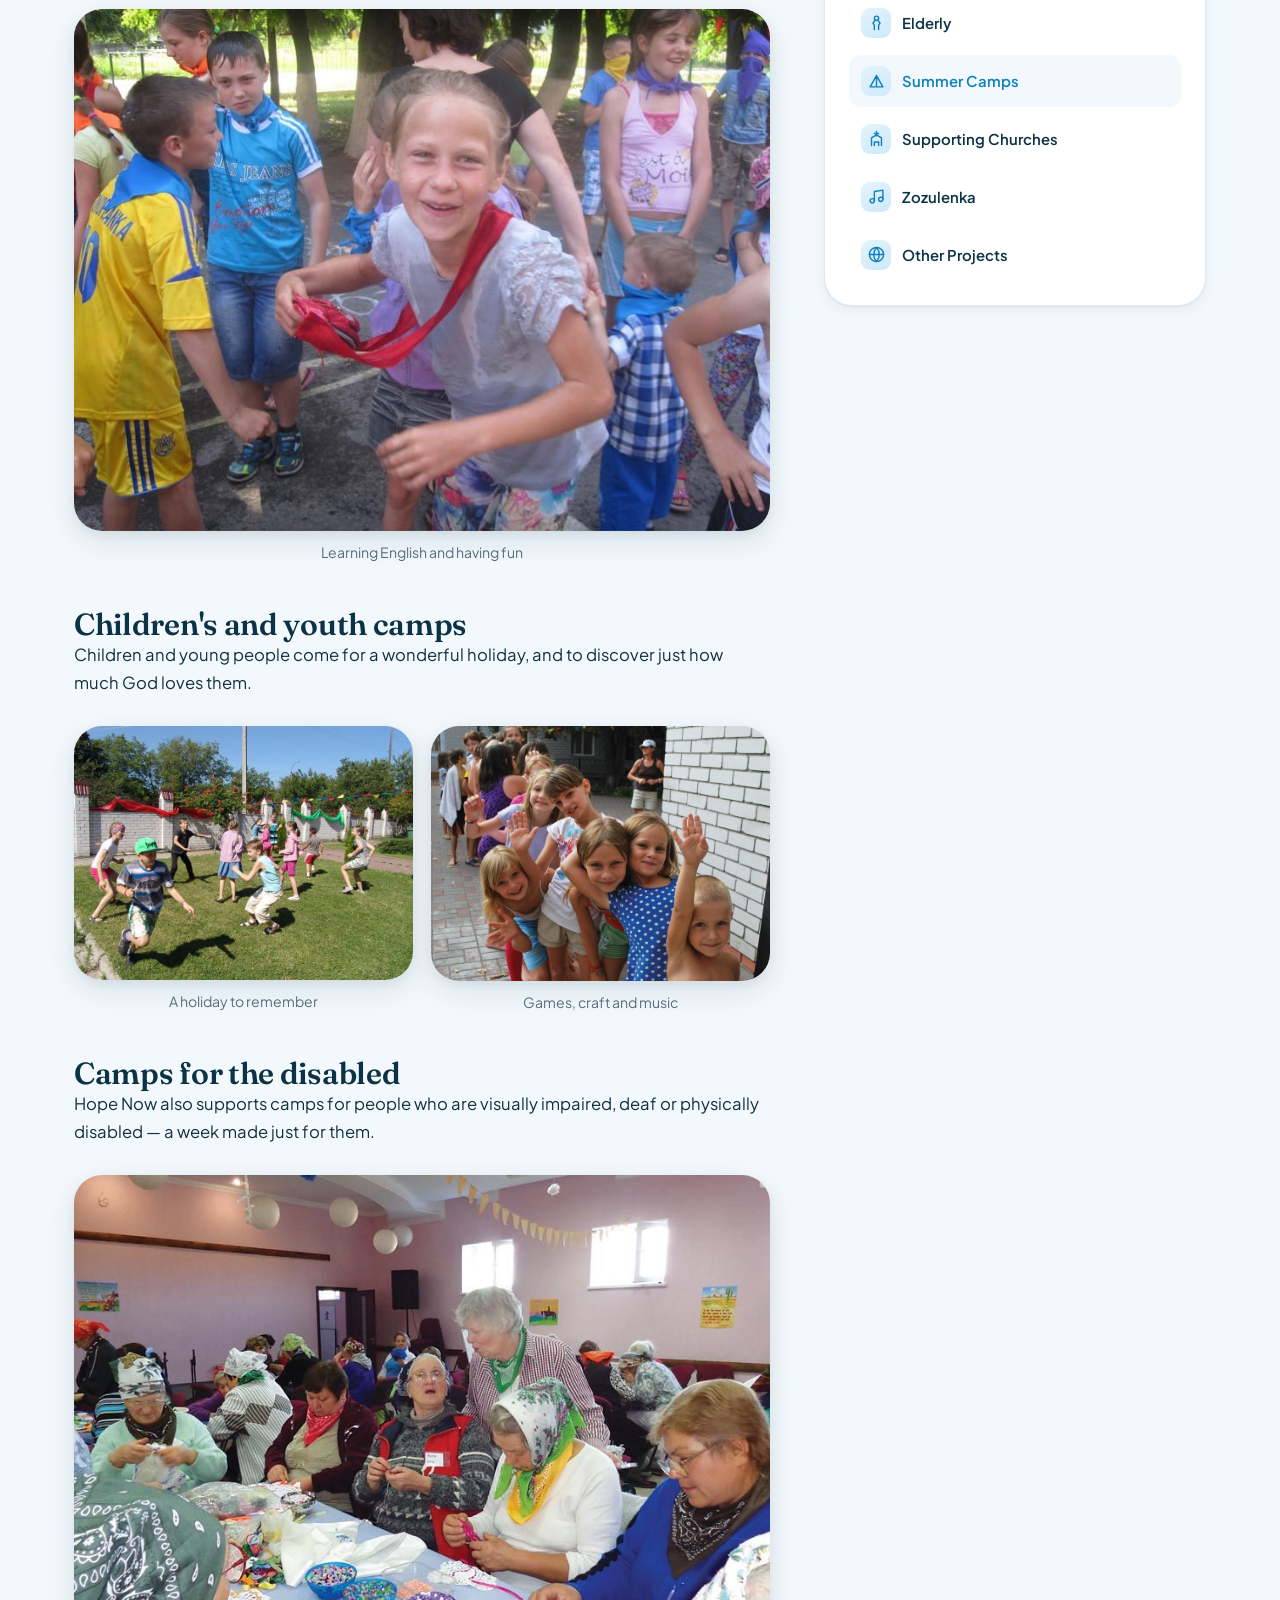
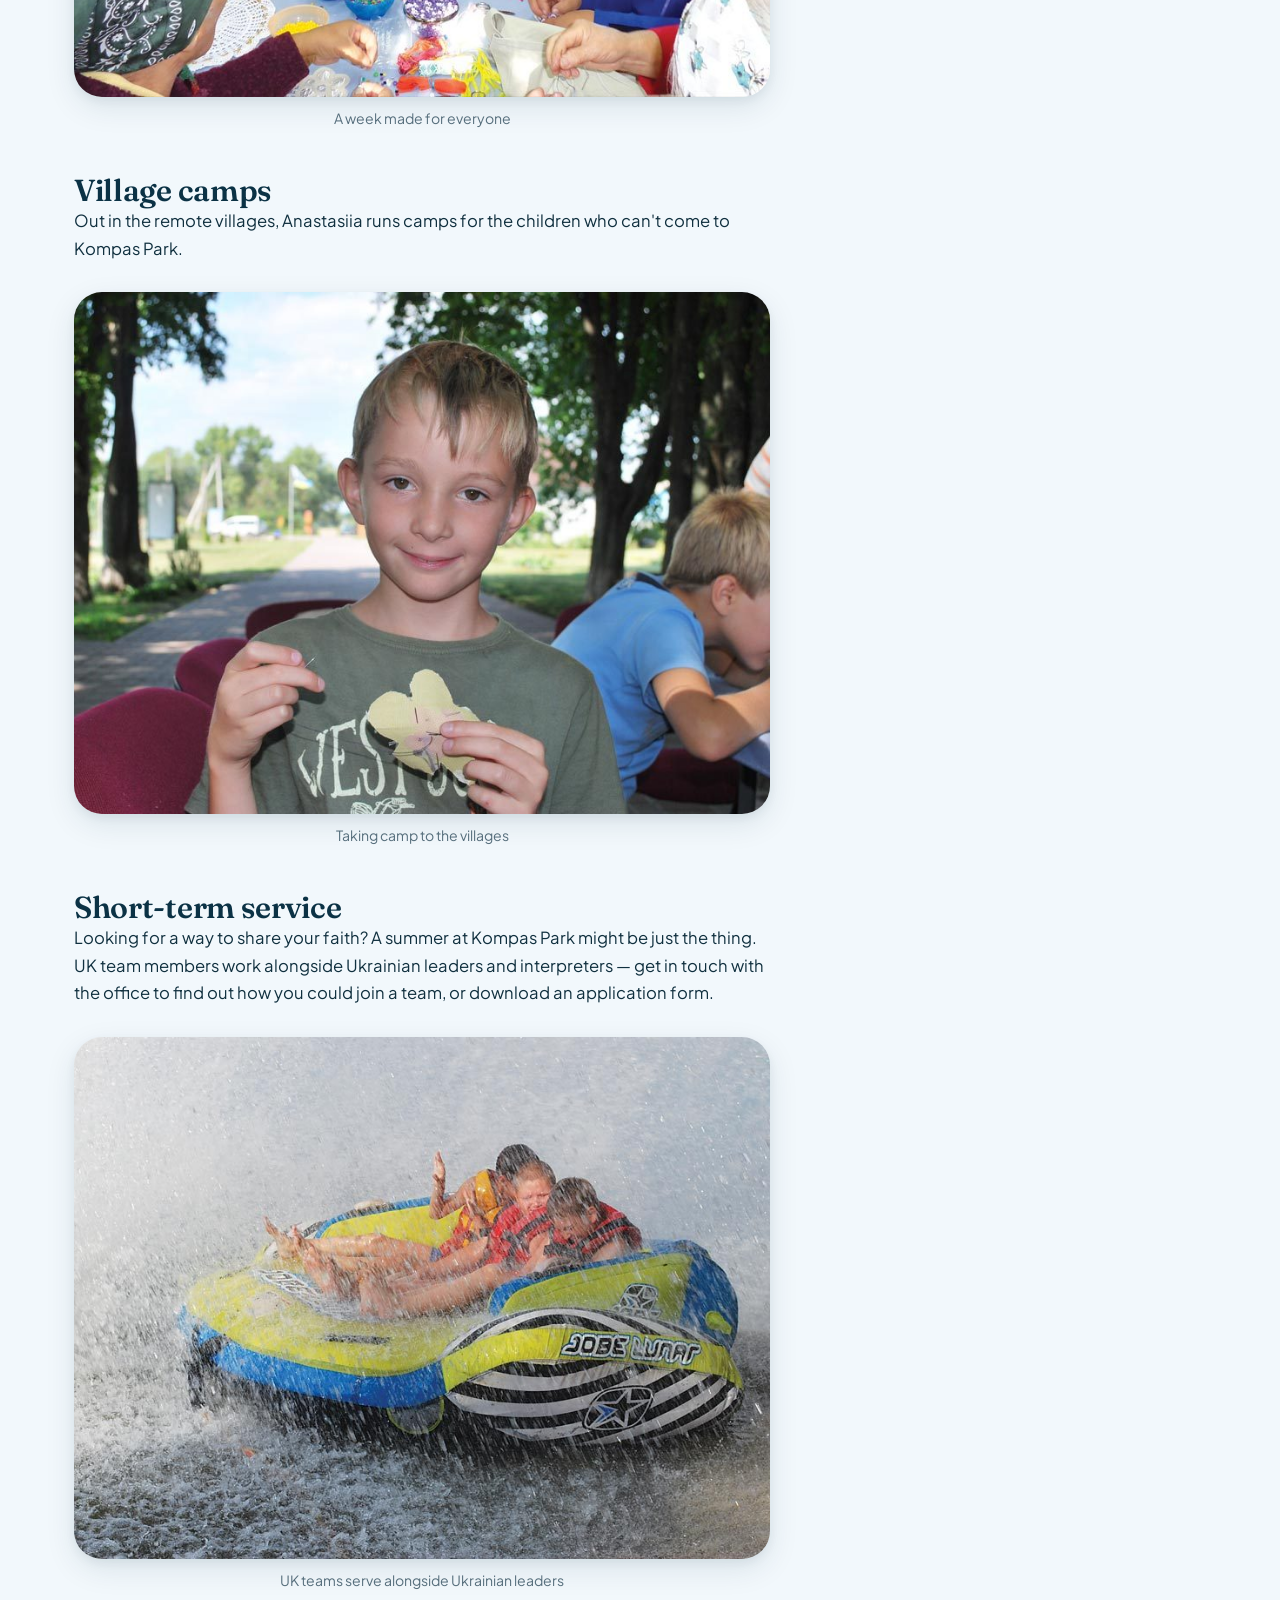
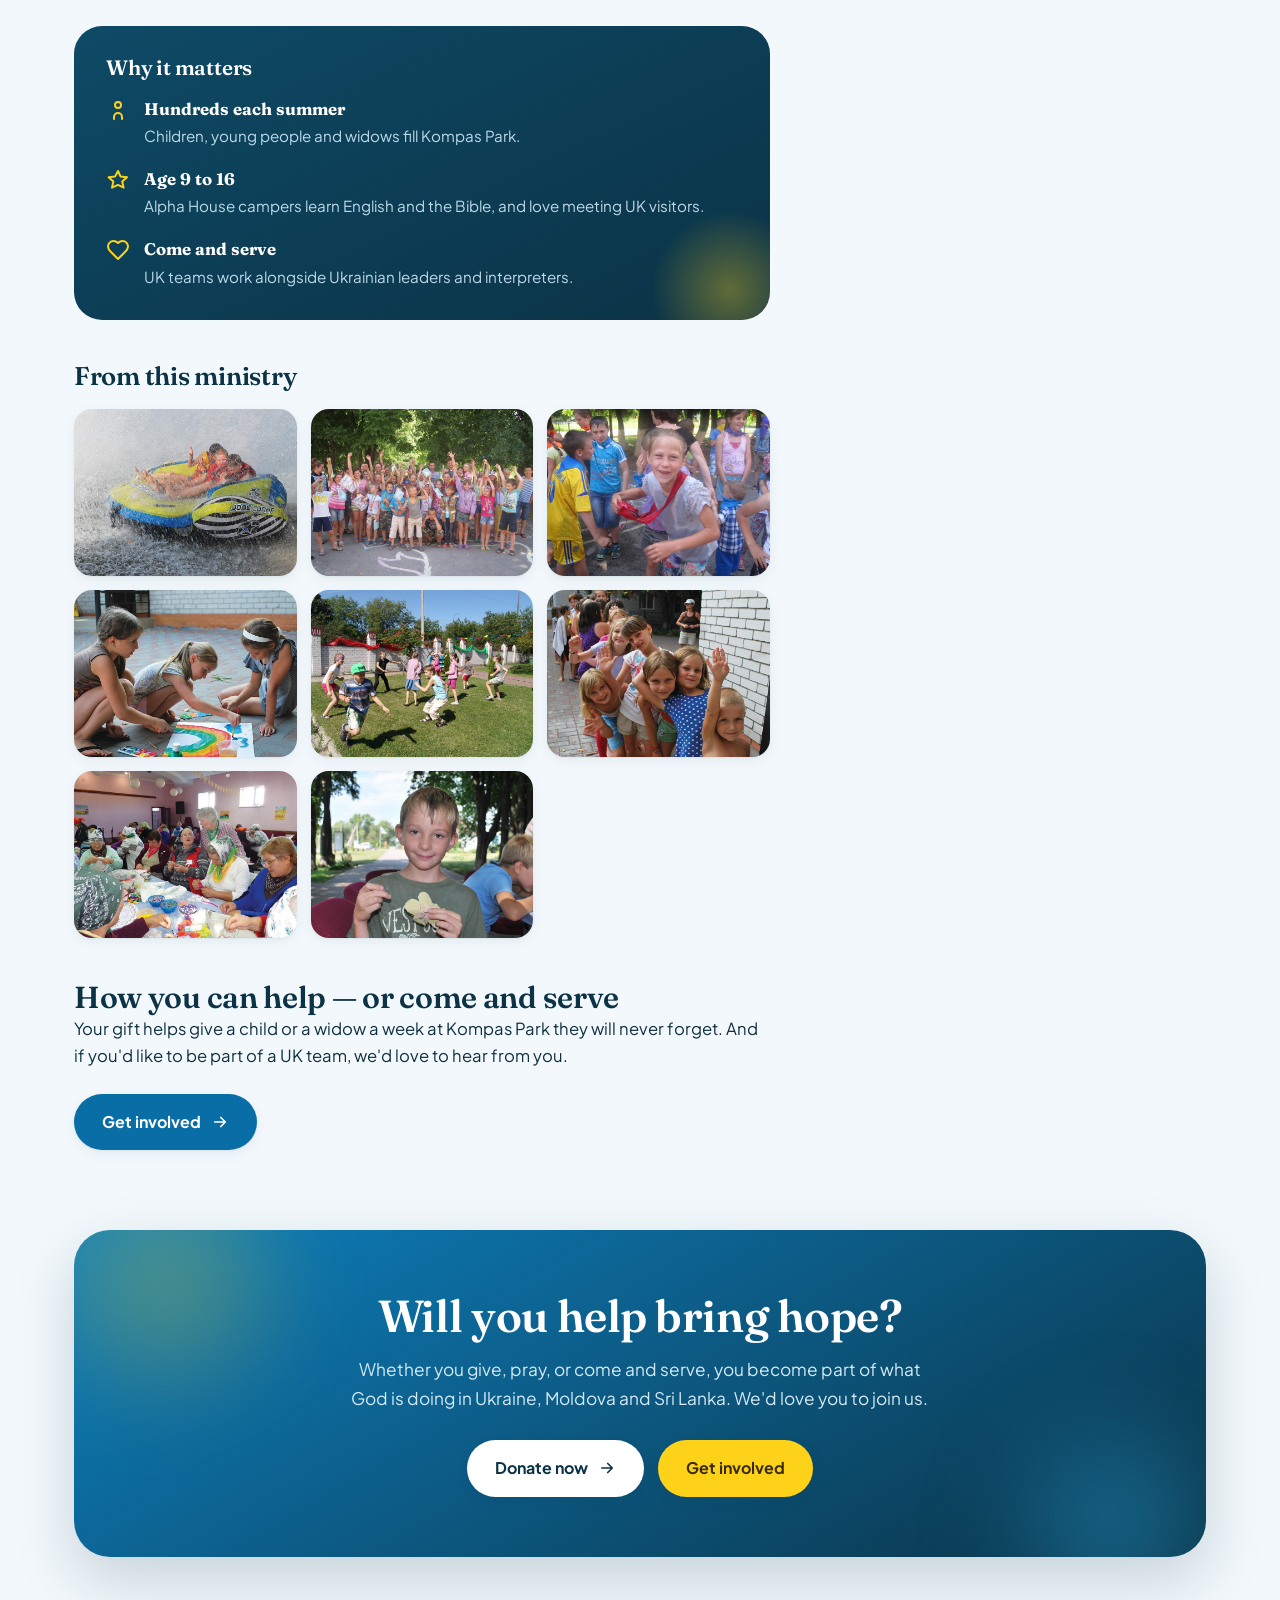
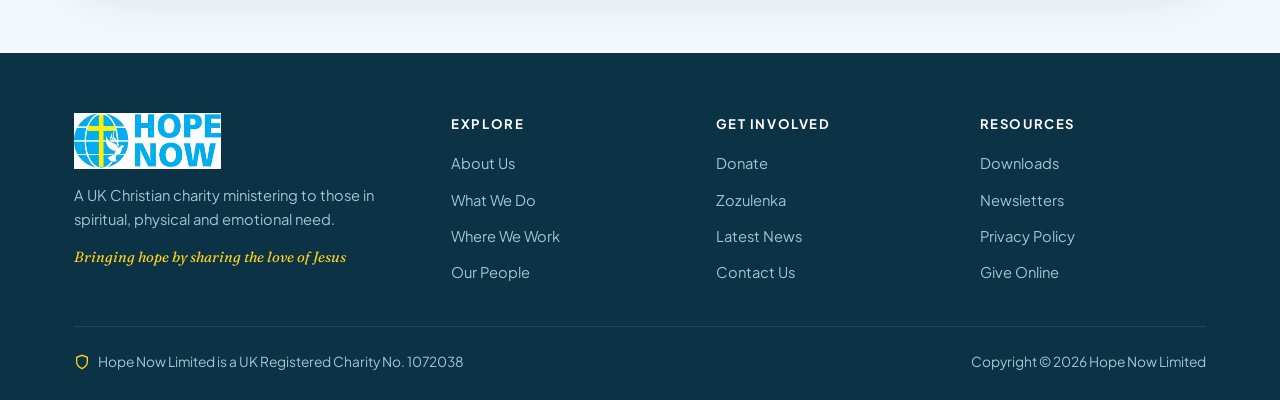
<file: programmes/summer-camps.html>
<!DOCTYPE html>
<html lang="en">
<head>
<meta charset="UTF-8" />
<meta name="viewport" content="width=device-width, initial-scale=1" />
<title>Summer Camps - Hope Now</title>
<meta name="description" content="Every summer, hundreds of children, young people and widows come to Kompas Park for a week of fun, friendship and learning how much God loves them." />
<link rel="preconnect" href="https://fonts.googleapis.com" />
<link rel="preconnect" href="https://fonts.gstatic.com" crossorigin />
<link href="https://fonts.googleapis.com/css2?family=Fraunces:ital,opsz,wght@0,9..144,400;0,9..144,500;0,9..144,600;0,9..144,700;1,9..144,500&family=Plus+Jakarta+Sans:wght@400;500;600;700&display=swap" rel="stylesheet" />
<link rel="stylesheet" href="../assets/theme.css" />
</head>
<body>
<a class="skip" href="#main">Skip to content</a>

<header id="hdr">
  <div class="wrap nav">
    <a class="brand" href="../index.html" aria-label="Hope Now home">
      <img class="logo-img" src="../assets/hope-now-logo.png" alt="Hope Now" width="1150" height="437" />
    </a>
    <nav class="menu" id="menu" aria-label="Primary">
      <a href="../index.html#about">About</a>
      <a href="../index.html#work">What We Do</a>
      <a href="../index.html#reach">Where We Work</a>
      <a href="../index.html#news">News</a>
      <a href="../index.html#contact">Contact</a>
    </nav>
    <div class="nav-cta">
      <a class="btn" href="../index.html#donate">Donate<svg class="ico" width="18" height="18" viewBox="0 0 24 24" fill="none" stroke="currentColor" stroke-width="2.2" stroke-linecap="round" stroke-linejoin="round"><path d="M5 12h14M13 6l6 6-6 6"/></svg></a>
      <button class="burger" id="burger" aria-label="Toggle menu" aria-expanded="false"><span></span><span></span><span></span></button>
    </div>
  </div>
</header>

<main id="main">

<section class="page-hero has-photo">
  <div class="hero-photo" aria-hidden="true"><img src="../assets/images/pic-summercamps.jpg" alt="" /></div>
  <div class="wrap inner">
    <nav class="breadcrumb" aria-label="Breadcrumb">
      <a href="../index.html">Home</a>
      <svg viewBox="0 0 24 24" fill="none" stroke="currentColor" stroke-width="2.5"><path d="m9 18 6-6-6-6"/></svg>
      <a href="../index.html#work">What We Do</a>
      <svg viewBox="0 0 24 24" fill="none" stroke="currentColor" stroke-width="2.5"><path d="m9 18 6-6-6-6"/></svg>
      <span>Summer Camps</span>
    </nav>
    <span class="eyebrow">Summer Camps &middot; At Kompas Park</span>
    <h1>Summer Camps</h1>
    <p class="standfirst">Every summer, hundreds of children, young people and widows come to Kompas Park for a week of fun, friendship and learning how much God loves them.</p>
    <div class="hero-chips">
      <span><svg viewBox="0 0 24 24" fill="none" stroke="currentColor" stroke-width="2" stroke-linecap="round" stroke-linejoin="round"><path d="M20 6 9 17l-5-5"/></svg>Kompas Park</span>
      <span><svg viewBox="0 0 24 24" fill="none" stroke="currentColor" stroke-width="2" stroke-linecap="round" stroke-linejoin="round"><path d="M20 6 9 17l-5-5"/></svg>Alpha House</span>
      <span><svg viewBox="0 0 24 24" fill="none" stroke="currentColor" stroke-width="2" stroke-linecap="round" stroke-linejoin="round"><path d="M20 6 9 17l-5-5"/></svg>Camps for the disabled</span>
    </div>
  </div>
</section>

<section class="article">
  <div class="wrap article-grid">
    <article class="prose">
      <p class="lead reveal">All through the summer, Kompas Park is host to hundreds of children, young people and widows. Each camp mixes games, craft and music with Bible teaching, and UK team members work side by side with Ukrainian leaders and interpreters.</p>

      <div class="section-block" id="prep">
        <h2 class="reveal">Camp Preparation Week</h2>
        <p class="reveal">Handy with a paintbrush? This week is for cleaning, mending and getting Kompas Park ready for the summer's visitors.</p>
        <figure class="reveal"><img src="../assets/images/summer-camp2.jpg" alt="Getting Kompas Park ready" loading="lazy" /><figcaption>Getting the camp ready for summer</figcaption></figure>
      </div>

      <div class="section-block" id="alpha-camp">
        <h2 class="reveal">Alpha House Camp</h2>
        <p class="reveal">Children aged 9 to 16 come to learn English, learn about the Bible, and have fun &mdash; and they love meeting their English visitors.</p>
        <figure class="reveal"><img src="../assets/images/summer-camp3.jpg" alt="Children at Alpha House Camp" loading="lazy" /><figcaption>Learning English and having fun</figcaption></figure>
      </div>

      <div class="section-block" id="youth">
        <h2 class="reveal">Children's and youth camps</h2>
        <p class="reveal">Children and young people come for a wonderful holiday, and to discover just how much God loves them.</p>
        <div class="figrow reveal">
  <figure><img src="../assets/images/summer-camp5.jpg" alt="Children at camp" loading="lazy" /><figcaption>A holiday to remember</figcaption></figure>
  <figure><img src="../assets/images/summer-camp6.jpg" alt="Young people at camp" loading="lazy" /><figcaption>Games, craft and music</figcaption></figure>
</div>
      </div>

      <div class="section-block" id="disabled">
        <h2 class="reveal">Camps for the disabled</h2>
        <p class="reveal">Hope Now also supports camps for people who are visually impaired, deaf or physically disabled &mdash; a week made just for them.</p>
        <figure class="reveal"><img src="../assets/images/summer-camp7.jpg" alt="A camp for people with disabilities" loading="lazy" /><figcaption>A week made for everyone</figcaption></figure>
      </div>

      <div class="section-block" id="village-camps">
        <h2 class="reveal">Village camps</h2>
        <p class="reveal">Out in the remote villages, Anastasiia runs camps for the children who can't come to Kompas Park.</p>
        <figure class="reveal"><img src="../assets/images/summer-camp8.jpg" alt="A camp in a remote village" loading="lazy" /><figcaption>Taking camp to the villages</figcaption></figure>
      </div>

      <div class="section-block" id="serve">
        <h2 class="reveal">Short-term service</h2>
        <p class="reveal">Looking for a way to share your faith? A summer at Kompas Park might be just the thing. UK team members work alongside Ukrainian leaders and interpreters &mdash; get in touch with the office to find out how you could join a team, or download an application form.</p>
        <figure class="reveal"><img src="../assets/images/summer-camp1.jpg" alt="A UK team serving at camp" loading="lazy" /><figcaption>UK teams serve alongside Ukrainian leaders</figcaption></figure>
      </div>

      <div class="factbox reveal">
        <h3>Why it matters</h3>
        <div class="facts">
          <div class="fact"><svg viewBox="0 0 24 24" fill="none" stroke="currentColor" stroke-width="2" stroke-linecap="round" stroke-linejoin="round"><path d="M16 21v-2a4 4 0 0 0-8 0v2M12 4a3 3 0 1 1 0 6 3 3 0 0 1 0-6Z"/></svg><div><b>Hundreds each summer</b><span>Children, young people and widows fill Kompas Park.</span></div></div>
          <div class="fact"><svg viewBox="0 0 24 24" fill="none" stroke="currentColor" stroke-width="2" stroke-linecap="round" stroke-linejoin="round"><path d="m12 3 2.6 5.6 6.4.6-4.8 4.2 1.4 6.2L12 16.9 6 19.6l1.4-6.2L2.6 9.2l6.4-.6z"/></svg><div><b>Age 9 to 16</b><span>Alpha House campers learn English and the Bible, and love meeting UK visitors.</span></div></div>
          <div class="fact"><svg viewBox="0 0 24 24" fill="none" stroke="currentColor" stroke-width="2" stroke-linecap="round" stroke-linejoin="round"><path d="M19 14c1.49-1.46 3-3.21 3-5.5A5.5 5.5 0 0 0 16.5 3c-1.76 0-3 .5-4.5 2-1.5-1.5-2.74-2-4.5-2A5.5 5.5 0 0 0 2 8.5c0 2.29 1.49 4.04 3 5.5l7 7Z"/></svg><div><b>Come and serve</b><span>UK teams work alongside Ukrainian leaders and interpreters.</span></div></div>
        </div>
      </div>

      <div class="gallery reveal">
        <h2>From this ministry</h2>
        <div class="grid">
          <a href="../assets/images/summer-camp1.jpg" target="_blank" rel="noopener"><img src="../assets/images/summer-camp1.jpg" alt="UK team" loading="lazy" /></a>
          <a href="../assets/images/summer-camp2.jpg" target="_blank" rel="noopener"><img src="../assets/images/summer-camp2.jpg" alt="Camp prep" loading="lazy" /></a>
          <a href="../assets/images/summer-camp3.jpg" target="_blank" rel="noopener"><img src="../assets/images/summer-camp3.jpg" alt="Alpha House camp" loading="lazy" /></a>
          <a href="../assets/images/summer-camp4.jpg" target="_blank" rel="noopener"><img src="../assets/images/summer-camp4.jpg" alt="Fun at camp" loading="lazy" /></a>
          <a href="../assets/images/summer-camp5.jpg" target="_blank" rel="noopener"><img src="../assets/images/summer-camp5.jpg" alt="Children at camp" loading="lazy" /></a>
          <a href="../assets/images/summer-camp6.jpg" target="_blank" rel="noopener"><img src="../assets/images/summer-camp6.jpg" alt="Young people" loading="lazy" /></a>
          <a href="../assets/images/summer-camp7.jpg" target="_blank" rel="noopener"><img src="../assets/images/summer-camp7.jpg" alt="Camp for the disabled" loading="lazy" /></a>
          <a href="../assets/images/summer-camp8.jpg" target="_blank" rel="noopener"><img src="../assets/images/summer-camp8.jpg" alt="Village camp" loading="lazy" /></a>
        </div>
      </div>

      <div class="section-block" id="help">
        <h2 class="reveal">How you can help &mdash; or come and serve</h2>
        <p class="reveal">Your gift helps give a child or a widow a week at Kompas Park they will never forget. And if you'd like to be part of a UK team, we'd love to hear from you.</p>
        <p class="reveal" style="margin-top:24px">
          <a class="btn" href="../index.html#contact">Get involved<svg class="ico" width="18" height="18" viewBox="0 0 24 24" fill="none" stroke="currentColor" stroke-width="2.2" stroke-linecap="round" stroke-linejoin="round"><path d="M5 12h14M13 6l6 6-6 6"/></svg></a>
        </p>
      </div>
    </article>

    <aside class="sidebar reveal" data-delay="1">
      <div class="side-card">
        <h4>On this page</h4>
        <nav class="toc">
          <a href="#prep">Camp Preparation Week</a>
          <a href="#alpha-camp">Alpha House Camp</a>
          <a href="#youth">Children's and youth camps</a>
          <a href="#disabled">Camps for the disabled</a>
          <a href="#village-camps">Village camps</a>
          <a href="#serve">Short-term service</a>
          <a href="#help">How you can help &mdash; or come and serve</a>
        </nav>
      </div>

      <div class="side-donate">
        <h4>Send a child to camp</h4>
        <p>Help give children and widows a week at Kompas Park.</p>
        <a class="btn btn--gold" href="../index.html#donate">Donate now<svg class="ico" width="18" height="18" viewBox="0 0 24 24" fill="none" stroke="currentColor" stroke-width="2.2" stroke-linecap="round" stroke-linejoin="round"><path d="M5 12h14M13 6l6 6-6 6"/></svg></a>
      </div>

      <div class="side-card">
        <h4>Other ministries</h4>
        <nav class="side-nav">
          <a href="health-care.html"><span class="ic"><svg viewBox="0 0 24 24" fill="none" stroke="currentColor" stroke-width="2" stroke-linecap="round" stroke-linejoin="round"><path d="M19 14c1.49-1.46 3-3.21 3-5.5A5.5 5.5 0 0 0 16.5 3c-1.76 0-3 .5-4.5 2-1.5-1.5-2.74-2-4.5-2A5.5 5.5 0 0 0 2 8.5c0 2.29 1.49 4.04 3 5.5l7 7Z"/></svg></span>Health Care</a>
          <a href="orphans.html"><span class="ic"><svg viewBox="0 0 24 24" fill="none" stroke="currentColor" stroke-width="2" stroke-linecap="round" stroke-linejoin="round"><path d="M3 21h18M5 21V7l8-4v18M19 21V11l-6-4"/></svg></span>Orphans</a>
          <a href="prisons.html"><span class="ic"><svg viewBox="0 0 24 24" fill="none" stroke="currentColor" stroke-width="2" stroke-linecap="round" stroke-linejoin="round"><path d="M4 4h16v16H4zM8 4v16M12 4v16M16 4v16"/></svg></span>Prison Ministry</a>
          <a href="education.html"><span class="ic"><svg viewBox="0 0 24 24" fill="none" stroke="currentColor" stroke-width="2" stroke-linecap="round" stroke-linejoin="round"><path d="M22 10 12 5 2 10l10 5 10-5Z"/><path d="M6 12v5c0 1 2.5 3 6 3s6-2 6-3v-5"/></svg></span>Education</a>
          <a href="evangelism.html"><span class="ic"><svg viewBox="0 0 24 24" fill="none" stroke="currentColor" stroke-width="2" stroke-linecap="round" stroke-linejoin="round"><path d="m3 11 19-9-9 19-2-8-8-2Z"/></svg></span>Evangelism</a>
          <a href="elderly.html"><span class="ic"><svg viewBox="0 0 24 24" fill="none" stroke="currentColor" stroke-width="2" stroke-linecap="round" stroke-linejoin="round"><circle cx="12" cy="6" r="3"/><path d="M9 22v-6l-2-3 3-4h4l3 4-2 3v6"/></svg></span>Elderly</a>
          <a class="current" href="summer-camps.html"><span class="ic"><svg viewBox="0 0 24 24" fill="none" stroke="currentColor" stroke-width="2" stroke-linecap="round" stroke-linejoin="round"><path d="m3 21 9-16 9 16M3 21h18M12 5v16"/></svg></span>Summer Camps</a>
          <a href="supporting-churches.html"><span class="ic"><svg viewBox="0 0 24 24" fill="none" stroke="currentColor" stroke-width="2" stroke-linecap="round" stroke-linejoin="round"><path d="M12 2v6M9 5h6M5 22V11l7-4 7 4v11M9 22v-5h6v5"/></svg></span>Supporting Churches</a>
          <a href="zozulenka.html"><span class="ic"><svg viewBox="0 0 24 24" fill="none" stroke="currentColor" stroke-width="2" stroke-linecap="round" stroke-linejoin="round"><path d="M9 18V5l12-2v13"/><circle cx="6" cy="18" r="3"/><circle cx="18" cy="16" r="3"/></svg></span>Zozulenka</a>
          <a href="other-projects.html"><span class="ic"><svg viewBox="0 0 24 24" fill="none" stroke="currentColor" stroke-width="2" stroke-linecap="round" stroke-linejoin="round"><circle cx="12" cy="12" r="10"/><path d="M2 12h20M12 2a15 15 0 0 1 0 20 15 15 0 0 1 0-20Z"/></svg></span>Other Projects</a>
        </nav>
      </div>
    </aside>
  </div>
</section>

<section class="final-cta">
  <div class="wrap">
    <div class="cta-box reveal">
      <h2>Will you help bring hope?</h2>
      <p>Whether you give, pray, or come and serve, you become part of what God is doing in Ukraine, Moldova and Sri Lanka. We'd love you to join us.</p>
      <div class="cta-actions">
        <a class="btn btn--light" href="../index.html#donate">Donate now<svg class="ico" width="18" height="18" viewBox="0 0 24 24" fill="none" stroke="currentColor" stroke-width="2.2" stroke-linecap="round" stroke-linejoin="round"><path d="M5 12h14M13 6l6 6-6 6"/></svg></a>
        <a class="btn btn--gold" href="../index.html#contact">Get involved</a>
      </div>
    </div>
  </div>
</section>
</main>

<footer>
  <div class="wrap">
    <div class="foot-grid">
      <div class="foot-brand">
        <a class="brand" href="../index.html" aria-label="Hope Now home"><img class="logo-img" src="../assets/hope-now-logo.png" alt="Hope Now" width="1150" height="437" /></a>
        <p>A UK Christian charity ministering to those in spiritual, physical and emotional need.</p>
        <p class="foot-verse">Bringing hope by sharing the love of Jesus</p>
      </div>
      <div><h5>Explore</h5><ul>
        <li><a href="../index.html#about">About Us</a></li>
        <li><a href="../index.html#work">What We Do</a></li>
        <li><a href="../index.html#reach">Where We Work</a></li>
        <li><a href="../index.html#team">Our People</a></li>
      </ul></div>
      <div><h5>Get involved</h5><ul>
        <li><a href="../index.html#donate">Donate</a></li>
        <li><a href="../index.html#zozulenka">Zozulenka</a></li>
        <li><a href="../index.html#news">Latest News</a></li>
        <li><a href="../index.html#contact">Contact Us</a></li>
      </ul></div>
      <div><h5>Resources</h5><ul>
        <li><a href="../downloads.html" target="_blank" rel="noopener">Downloads</a></li>
        <li><a href="../newsletters.html" target="_blank" rel="noopener">Newsletters</a></li>
        <li><a href="../privacy-policy.html" target="_blank" rel="noopener">Privacy Policy</a></li>
        <li><a href="https://www.give.net/HopeNow/oneoff" target="_blank" rel="noopener">Give Online</a></li>
      </ul></div>
    </div>
    <div class="foot-bottom">
      <span class="reg"><svg viewBox="0 0 24 24" fill="none" stroke="currentColor" stroke-width="2"><path d="M12 22s8-4 8-10V5l-8-3-8 3v7c0 6 8 10 8 10Z"/></svg>Hope Now Limited is a UK Registered Charity No. 1072038</span>
      <span>Copyright &copy; 2026 Hope Now Limited</span>
    </div>
  </div>
</footer>

<script>
  const hdr=document.getElementById('hdr');
  const onScroll=()=>hdr.classList.toggle('scrolled',window.scrollY>30);
  onScroll();window.addEventListener('scroll',onScroll,{passive:true});
  const burger=document.getElementById('burger'),menu=document.getElementById('menu');
  burger.addEventListener('click',()=>{const o=menu.classList.toggle('mobile');burger.classList.toggle('open',o);burger.setAttribute('aria-expanded',o);});
  menu.querySelectorAll('a').forEach(a=>a.addEventListener('click',()=>{menu.classList.remove('mobile');burger.classList.remove('open');}));
  const io=new IntersectionObserver((es)=>{es.forEach(e=>{if(e.isIntersecting){e.target.classList.add('in');io.unobserve(e.target);}});},{threshold:.12,rootMargin:'0px 0px -50px 0px'});
  document.querySelectorAll('.reveal').forEach(el=>io.observe(el));
</script>
</body>
</html>
</file>
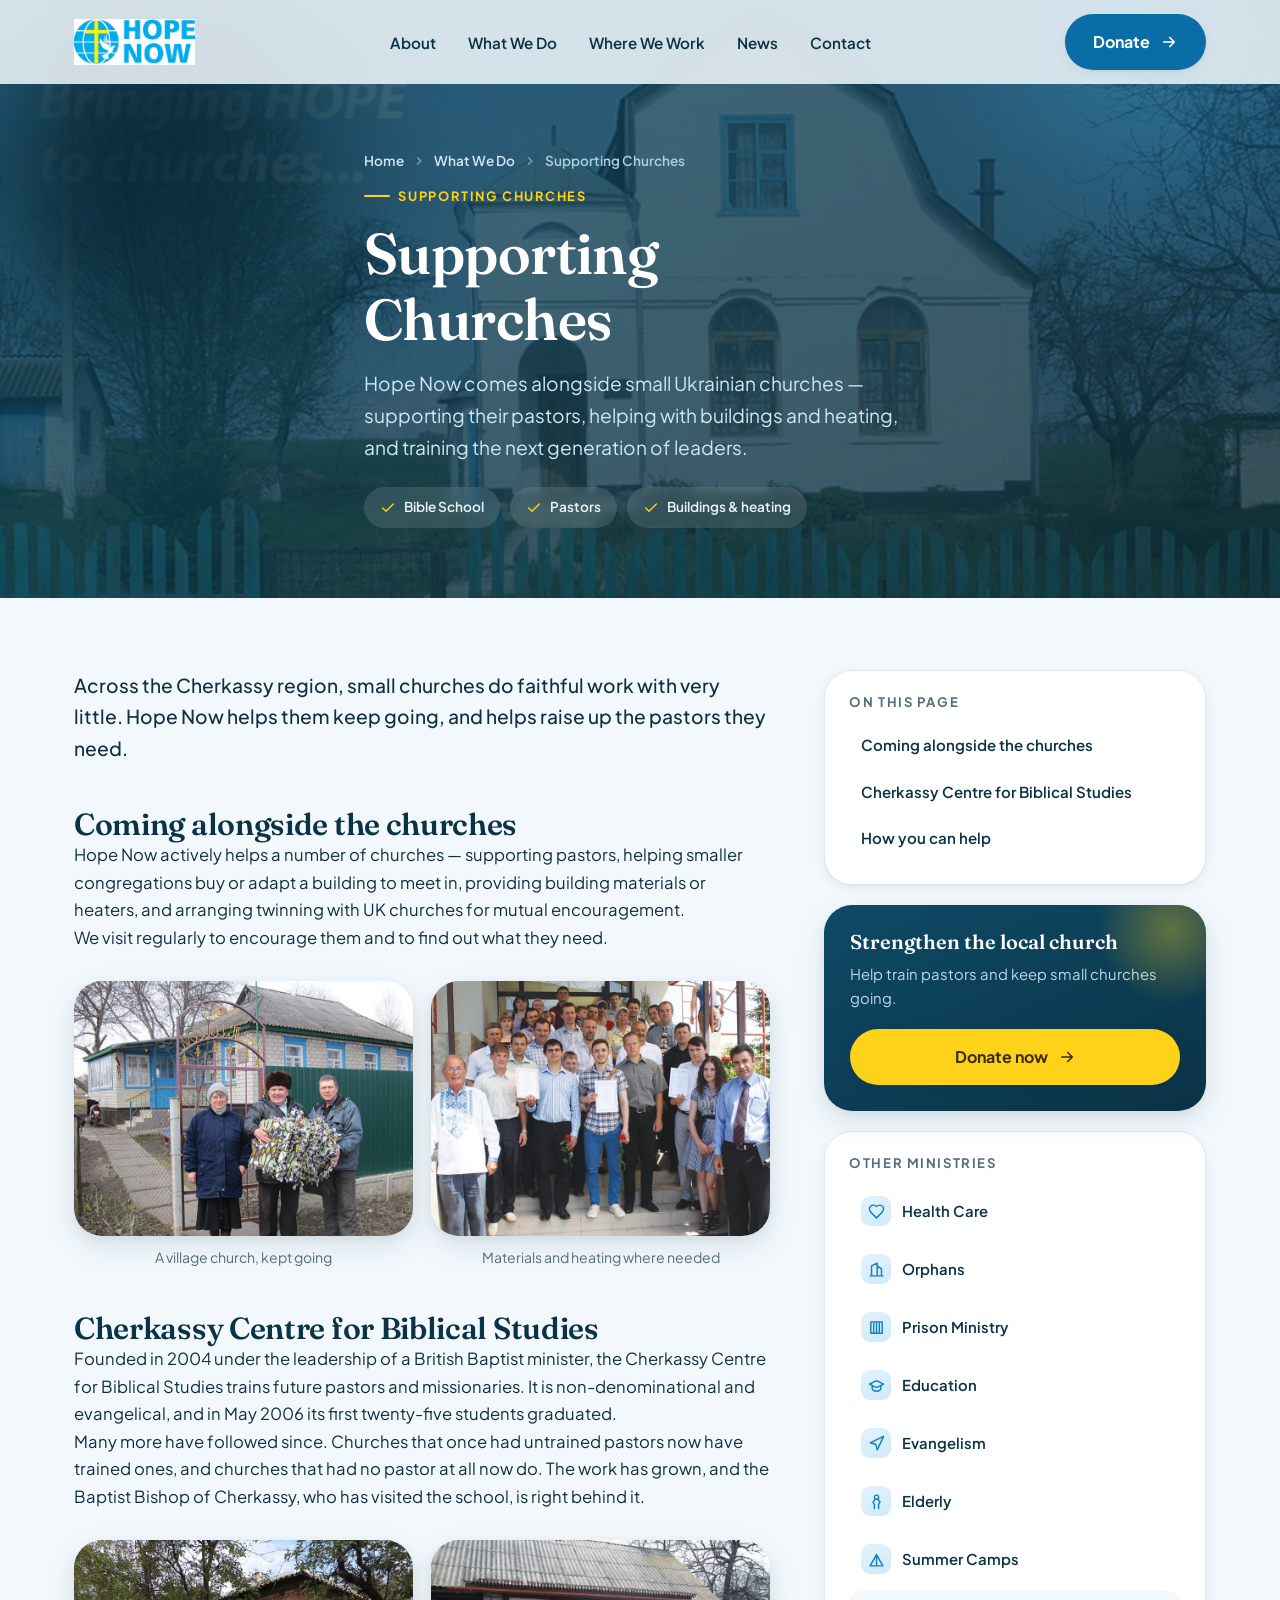
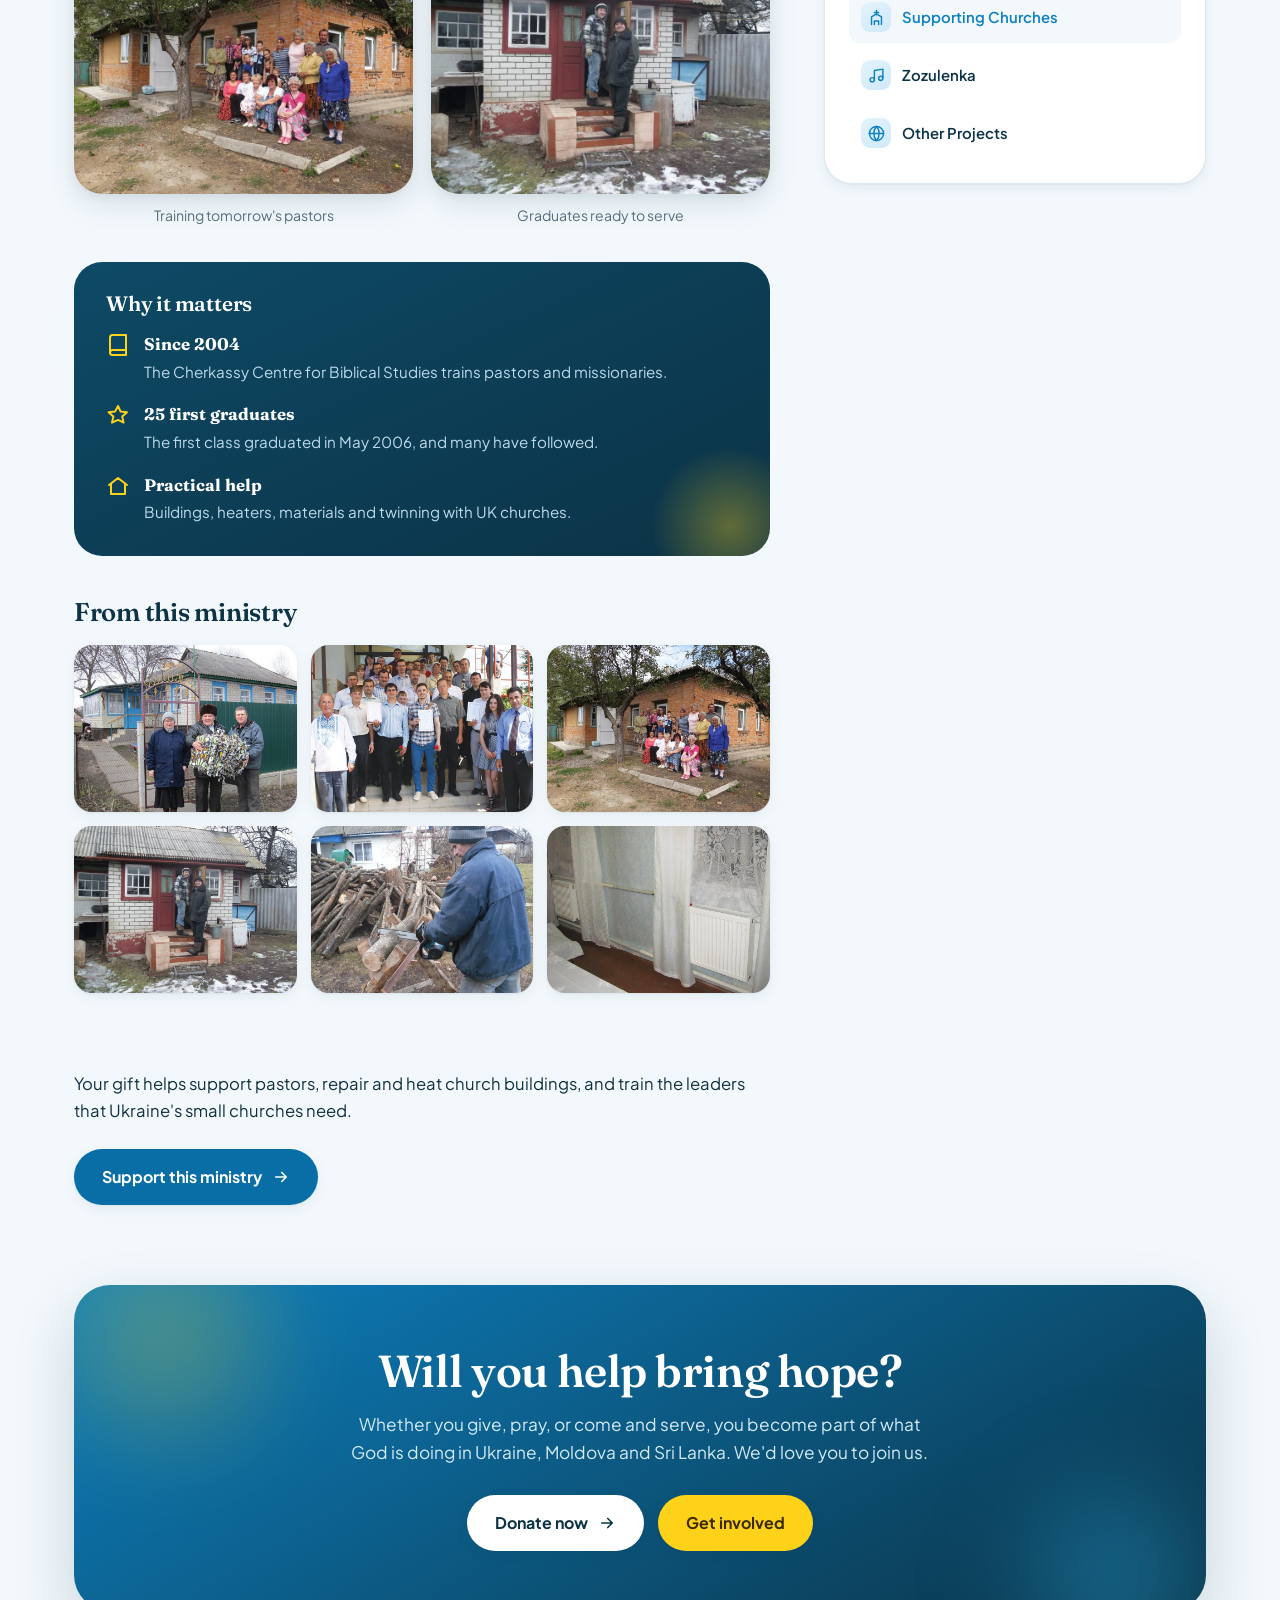
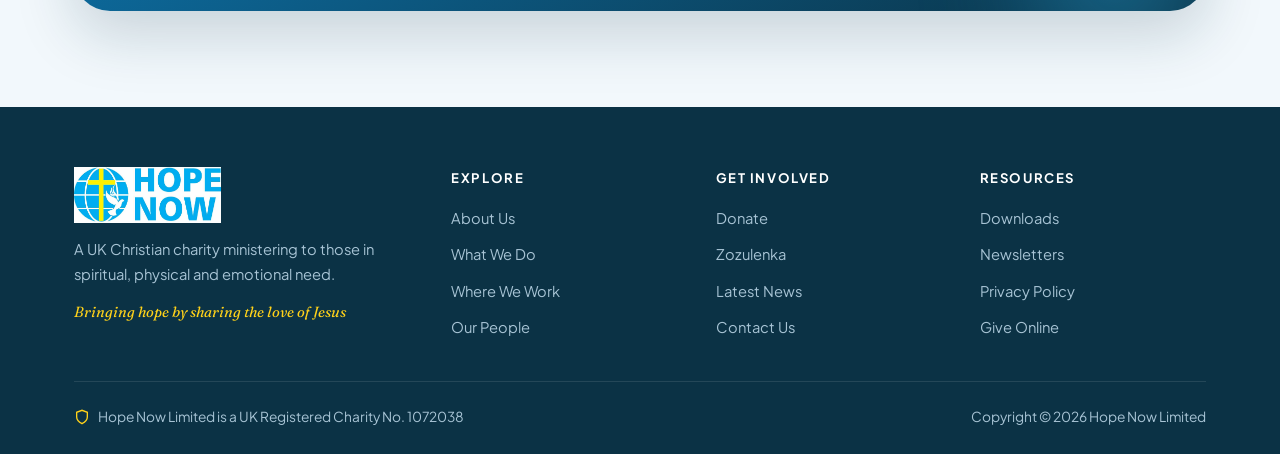
<file: programmes/supporting-churches.html>
<!DOCTYPE html>
<html lang="en">
<head>
<meta charset="UTF-8" />
<meta name="viewport" content="width=device-width, initial-scale=1" />
<title>Supporting Churches - Hope Now</title>
<meta name="description" content="Hope Now comes alongside small Ukrainian churches, supporting their pastors, helping with buildings and heating, and training the next generation of leaders." />
<link rel="preconnect" href="https://fonts.googleapis.com" />
<link rel="preconnect" href="https://fonts.gstatic.com" crossorigin />
<link href="https://fonts.googleapis.com/css2?family=Fraunces:ital,opsz,wght@0,9..144,400;0,9..144,500;0,9..144,600;0,9..144,700;1,9..144,500&family=Plus+Jakarta+Sans:wght@400;500;600;700&display=swap" rel="stylesheet" />
<link rel="stylesheet" href="../assets/theme.css" />
</head>
<body>
<a class="skip" href="#main">Skip to content</a>

<header id="hdr">
  <div class="wrap nav">
    <a class="brand" href="../index.html" aria-label="Hope Now home">
      <img class="logo-img" src="../assets/hope-now-logo.png" alt="Hope Now" width="1150" height="437" />
    </a>
    <nav class="menu" id="menu" aria-label="Primary">
      <a href="../index.html#about">About</a>
      <a href="../index.html#work">What We Do</a>
      <a href="../index.html#reach">Where We Work</a>
      <a href="../index.html#news">News</a>
      <a href="../index.html#contact">Contact</a>
    </nav>
    <div class="nav-cta">
      <a class="btn" href="../index.html#donate">Donate<svg class="ico" width="18" height="18" viewBox="0 0 24 24" fill="none" stroke="currentColor" stroke-width="2.2" stroke-linecap="round" stroke-linejoin="round"><path d="M5 12h14M13 6l6 6-6 6"/></svg></a>
      <button class="burger" id="burger" aria-label="Toggle menu" aria-expanded="false"><span></span><span></span><span></span></button>
    </div>
  </div>
</header>

<main id="main">

<section class="page-hero has-photo">
  <div class="hero-photo" aria-hidden="true"><img src="../assets/images/pic-churches.jpg" alt="" /></div>
  <div class="wrap inner">
    <nav class="breadcrumb" aria-label="Breadcrumb">
      <a href="../index.html">Home</a>
      <svg viewBox="0 0 24 24" fill="none" stroke="currentColor" stroke-width="2.5"><path d="m9 18 6-6-6-6"/></svg>
      <a href="../index.html#work">What We Do</a>
      <svg viewBox="0 0 24 24" fill="none" stroke="currentColor" stroke-width="2.5"><path d="m9 18 6-6-6-6"/></svg>
      <span>Supporting Churches</span>
    </nav>
    <span class="eyebrow">Supporting Churches</span>
    <h1>Supporting Churches</h1>
    <p class="standfirst">Hope Now comes alongside small Ukrainian churches &mdash; supporting their pastors, helping with buildings and heating, and training the next generation of leaders.</p>
    <div class="hero-chips">
      <span><svg viewBox="0 0 24 24" fill="none" stroke="currentColor" stroke-width="2" stroke-linecap="round" stroke-linejoin="round"><path d="M20 6 9 17l-5-5"/></svg>Bible School</span>
      <span><svg viewBox="0 0 24 24" fill="none" stroke="currentColor" stroke-width="2" stroke-linecap="round" stroke-linejoin="round"><path d="M20 6 9 17l-5-5"/></svg>Pastors</span>
      <span><svg viewBox="0 0 24 24" fill="none" stroke="currentColor" stroke-width="2" stroke-linecap="round" stroke-linejoin="round"><path d="M20 6 9 17l-5-5"/></svg>Buildings & heating</span>
    </div>
  </div>
</section>

<section class="article">
  <div class="wrap article-grid">
    <article class="prose">
      <p class="lead reveal">Across the Cherkassy region, small churches do faithful work with very little. Hope Now helps them keep going, and helps raise up the pastors they need.</p>

      <div class="section-block" id="supporting">
        <h2 class="reveal">Coming alongside the churches</h2>
        <p class="reveal">Hope Now actively helps a number of churches &mdash; supporting pastors, helping smaller congregations buy or adapt a building to meet in, providing building materials or heaters, and arranging twinning with UK churches for mutual encouragement.</p>
        <p class="reveal">We visit regularly to encourage them and to find out what they need.</p>
        <div class="figrow reveal">
  <figure><img src="../assets/images/church-support1.jpg" alt="A village church" loading="lazy" /><figcaption>A village church, kept going</figcaption></figure>
  <figure><img src="../assets/images/church-support2.jpg" alt="Practical help for a church" loading="lazy" /><figcaption>Materials and heating where needed</figcaption></figure>
</div>
      </div>

      <div class="section-block" id="bible-school">
        <h2 class="reveal">Cherkassy Centre for Biblical Studies</h2>
        <p class="reveal">Founded in 2004 under the leadership of a British Baptist minister, the Cherkassy Centre for Biblical Studies trains future pastors and missionaries. It is non-denominational and evangelical, and in May 2006 its first twenty-five students graduated.</p>
        <p class="reveal">Many more have followed since. Churches that once had untrained pastors now have trained ones, and churches that had no pastor at all now do. The work has grown, and the Baptist Bishop of Cherkassy, who has visited the school, is right behind it.</p>
        <div class="figrow reveal">
  <figure><img src="../assets/images/church-support3.jpg" alt="Students at the Bible school" loading="lazy" /><figcaption>Training tomorrow's pastors</figcaption></figure>
  <figure><img src="../assets/images/church-support4.jpg" alt="Graduates of the school" loading="lazy" /><figcaption>Graduates ready to serve</figcaption></figure>
</div>
      </div>

      <div class="factbox reveal">
        <h3>Why it matters</h3>
        <div class="facts">
          <div class="fact"><svg viewBox="0 0 24 24" fill="none" stroke="currentColor" stroke-width="2" stroke-linecap="round" stroke-linejoin="round"><path d="M4 19.5A2.5 2.5 0 0 1 6.5 17H20M6.5 2H20v20H6.5A2.5 2.5 0 0 1 4 19.5v-15A2.5 2.5 0 0 1 6.5 2Z"/></svg><div><b>Since 2004</b><span>The Cherkassy Centre for Biblical Studies trains pastors and missionaries.</span></div></div>
          <div class="fact"><svg viewBox="0 0 24 24" fill="none" stroke="currentColor" stroke-width="2" stroke-linecap="round" stroke-linejoin="round"><path d="m12 3 2.6 5.6 6.4.6-4.8 4.2 1.4 6.2L12 16.9 6 19.6l1.4-6.2L2.6 9.2l6.4-.6z"/></svg><div><b>25 first graduates</b><span>The first class graduated in May 2006, and many have followed.</span></div></div>
          <div class="fact"><svg viewBox="0 0 24 24" fill="none" stroke="currentColor" stroke-width="2" stroke-linecap="round" stroke-linejoin="round"><path d="M3 11l9-7 9 7M5 10v10h14V10"/></svg><div><b>Practical help</b><span>Buildings, heaters, materials and twinning with UK churches.</span></div></div>
        </div>
      </div>

      <div class="gallery reveal">
        <h2>From this ministry</h2>
        <div class="grid">
          <a href="../assets/images/church-support1.jpg" target="_blank" rel="noopener"><img src="../assets/images/church-support1.jpg" alt="A village church" loading="lazy" /></a>
          <a href="../assets/images/church-support2.jpg" target="_blank" rel="noopener"><img src="../assets/images/church-support2.jpg" alt="Practical help" loading="lazy" /></a>
          <a href="../assets/images/church-support3.jpg" target="_blank" rel="noopener"><img src="../assets/images/church-support3.jpg" alt="Bible school students" loading="lazy" /></a>
          <a href="../assets/images/church-support4.jpg" target="_blank" rel="noopener"><img src="../assets/images/church-support4.jpg" alt="Graduates" loading="lazy" /></a>
          <a href="../assets/images/church-support5.jpg" target="_blank" rel="noopener"><img src="../assets/images/church-support5.jpg" alt="A church served" loading="lazy" /></a>
          <a href="../assets/images/church-support6.jpg" target="_blank" rel="noopener"><img src="../assets/images/church-support6.jpg" alt="Encouraging the churches" loading="lazy" /></a>
        </div>
      </div>

      <div class="section-block" id="help">
        <h2 class="reveal">How you can help</h2>
        <p class="reveal">Your gift helps support pastors, repair and heat church buildings, and train the leaders that Ukraine's small churches need.</p>
        <p class="reveal" style="margin-top:24px">
          <a class="btn" href="../index.html#donate">Support this ministry<svg class="ico" width="18" height="18" viewBox="0 0 24 24" fill="none" stroke="currentColor" stroke-width="2.2" stroke-linecap="round" stroke-linejoin="round"><path d="M5 12h14M13 6l6 6-6 6"/></svg></a>
        </p>
      </div>
    </article>

    <aside class="sidebar reveal" data-delay="1">
      <div class="side-card">
        <h4>On this page</h4>
        <nav class="toc">
          <a href="#supporting">Coming alongside the churches</a>
          <a href="#bible-school">Cherkassy Centre for Biblical Studies</a>
          <a href="#help">How you can help</a>
        </nav>
      </div>

      <div class="side-donate">
        <h4>Strengthen the local church</h4>
        <p>Help train pastors and keep small churches going.</p>
        <a class="btn btn--gold" href="../index.html#donate">Donate now<svg class="ico" width="18" height="18" viewBox="0 0 24 24" fill="none" stroke="currentColor" stroke-width="2.2" stroke-linecap="round" stroke-linejoin="round"><path d="M5 12h14M13 6l6 6-6 6"/></svg></a>
      </div>

      <div class="side-card">
        <h4>Other ministries</h4>
        <nav class="side-nav">
          <a href="health-care.html"><span class="ic"><svg viewBox="0 0 24 24" fill="none" stroke="currentColor" stroke-width="2" stroke-linecap="round" stroke-linejoin="round"><path d="M19 14c1.49-1.46 3-3.21 3-5.5A5.5 5.5 0 0 0 16.5 3c-1.76 0-3 .5-4.5 2-1.5-1.5-2.74-2-4.5-2A5.5 5.5 0 0 0 2 8.5c0 2.29 1.49 4.04 3 5.5l7 7Z"/></svg></span>Health Care</a>
          <a href="orphans.html"><span class="ic"><svg viewBox="0 0 24 24" fill="none" stroke="currentColor" stroke-width="2" stroke-linecap="round" stroke-linejoin="round"><path d="M3 21h18M5 21V7l8-4v18M19 21V11l-6-4"/></svg></span>Orphans</a>
          <a href="prisons.html"><span class="ic"><svg viewBox="0 0 24 24" fill="none" stroke="currentColor" stroke-width="2" stroke-linecap="round" stroke-linejoin="round"><path d="M4 4h16v16H4zM8 4v16M12 4v16M16 4v16"/></svg></span>Prison Ministry</a>
          <a href="education.html"><span class="ic"><svg viewBox="0 0 24 24" fill="none" stroke="currentColor" stroke-width="2" stroke-linecap="round" stroke-linejoin="round"><path d="M22 10 12 5 2 10l10 5 10-5Z"/><path d="M6 12v5c0 1 2.5 3 6 3s6-2 6-3v-5"/></svg></span>Education</a>
          <a href="evangelism.html"><span class="ic"><svg viewBox="0 0 24 24" fill="none" stroke="currentColor" stroke-width="2" stroke-linecap="round" stroke-linejoin="round"><path d="m3 11 19-9-9 19-2-8-8-2Z"/></svg></span>Evangelism</a>
          <a href="elderly.html"><span class="ic"><svg viewBox="0 0 24 24" fill="none" stroke="currentColor" stroke-width="2" stroke-linecap="round" stroke-linejoin="round"><circle cx="12" cy="6" r="3"/><path d="M9 22v-6l-2-3 3-4h4l3 4-2 3v6"/></svg></span>Elderly</a>
          <a href="summer-camps.html"><span class="ic"><svg viewBox="0 0 24 24" fill="none" stroke="currentColor" stroke-width="2" stroke-linecap="round" stroke-linejoin="round"><path d="m3 21 9-16 9 16M3 21h18M12 5v16"/></svg></span>Summer Camps</a>
          <a class="current" href="supporting-churches.html"><span class="ic"><svg viewBox="0 0 24 24" fill="none" stroke="currentColor" stroke-width="2" stroke-linecap="round" stroke-linejoin="round"><path d="M12 2v6M9 5h6M5 22V11l7-4 7 4v11M9 22v-5h6v5"/></svg></span>Supporting Churches</a>
          <a href="zozulenka.html"><span class="ic"><svg viewBox="0 0 24 24" fill="none" stroke="currentColor" stroke-width="2" stroke-linecap="round" stroke-linejoin="round"><path d="M9 18V5l12-2v13"/><circle cx="6" cy="18" r="3"/><circle cx="18" cy="16" r="3"/></svg></span>Zozulenka</a>
          <a href="other-projects.html"><span class="ic"><svg viewBox="0 0 24 24" fill="none" stroke="currentColor" stroke-width="2" stroke-linecap="round" stroke-linejoin="round"><circle cx="12" cy="12" r="10"/><path d="M2 12h20M12 2a15 15 0 0 1 0 20 15 15 0 0 1 0-20Z"/></svg></span>Other Projects</a>
        </nav>
      </div>
    </aside>
  </div>
</section>

<section class="final-cta">
  <div class="wrap">
    <div class="cta-box reveal">
      <h2>Will you help bring hope?</h2>
      <p>Whether you give, pray, or come and serve, you become part of what God is doing in Ukraine, Moldova and Sri Lanka. We'd love you to join us.</p>
      <div class="cta-actions">
        <a class="btn btn--light" href="../index.html#donate">Donate now<svg class="ico" width="18" height="18" viewBox="0 0 24 24" fill="none" stroke="currentColor" stroke-width="2.2" stroke-linecap="round" stroke-linejoin="round"><path d="M5 12h14M13 6l6 6-6 6"/></svg></a>
        <a class="btn btn--gold" href="../index.html#contact">Get involved</a>
      </div>
    </div>
  </div>
</section>
</main>

<footer>
  <div class="wrap">
    <div class="foot-grid">
      <div class="foot-brand">
        <a class="brand" href="../index.html" aria-label="Hope Now home"><img class="logo-img" src="../assets/hope-now-logo.png" alt="Hope Now" width="1150" height="437" /></a>
        <p>A UK Christian charity ministering to those in spiritual, physical and emotional need.</p>
        <p class="foot-verse">Bringing hope by sharing the love of Jesus</p>
      </div>
      <div><h5>Explore</h5><ul>
        <li><a href="../index.html#about">About Us</a></li>
        <li><a href="../index.html#work">What We Do</a></li>
        <li><a href="../index.html#reach">Where We Work</a></li>
        <li><a href="../index.html#team">Our People</a></li>
      </ul></div>
      <div><h5>Get involved</h5><ul>
        <li><a href="../index.html#donate">Donate</a></li>
        <li><a href="../index.html#zozulenka">Zozulenka</a></li>
        <li><a href="../index.html#news">Latest News</a></li>
        <li><a href="../index.html#contact">Contact Us</a></li>
      </ul></div>
      <div><h5>Resources</h5><ul>
        <li><a href="../downloads.html" target="_blank" rel="noopener">Downloads</a></li>
        <li><a href="../newsletters.html" target="_blank" rel="noopener">Newsletters</a></li>
        <li><a href="../privacy-policy.html" target="_blank" rel="noopener">Privacy Policy</a></li>
        <li><a href="https://www.give.net/HopeNow/oneoff" target="_blank" rel="noopener">Give Online</a></li>
      </ul></div>
    </div>
    <div class="foot-bottom">
      <span class="reg"><svg viewBox="0 0 24 24" fill="none" stroke="currentColor" stroke-width="2"><path d="M12 22s8-4 8-10V5l-8-3-8 3v7c0 6 8 10 8 10Z"/></svg>Hope Now Limited is a UK Registered Charity No. 1072038</span>
      <span>Copyright &copy; 2026 Hope Now Limited</span>
    </div>
  </div>
</footer>

<script>
  const hdr=document.getElementById('hdr');
  const onScroll=()=>hdr.classList.toggle('scrolled',window.scrollY>30);
  onScroll();window.addEventListener('scroll',onScroll,{passive:true});
  const burger=document.getElementById('burger'),menu=document.getElementById('menu');
  burger.addEventListener('click',()=>{const o=menu.classList.toggle('mobile');burger.classList.toggle('open',o);burger.setAttribute('aria-expanded',o);});
  menu.querySelectorAll('a').forEach(a=>a.addEventListener('click',()=>{menu.classList.remove('mobile');burger.classList.remove('open');}));
  const io=new IntersectionObserver((es)=>{es.forEach(e=>{if(e.isIntersecting){e.target.classList.add('in');io.unobserve(e.target);}});},{threshold:.12,rootMargin:'0px 0px -50px 0px'});
  document.querySelectorAll('.reveal').forEach(el=>io.observe(el));
</script>
</body>
</html>
</file>
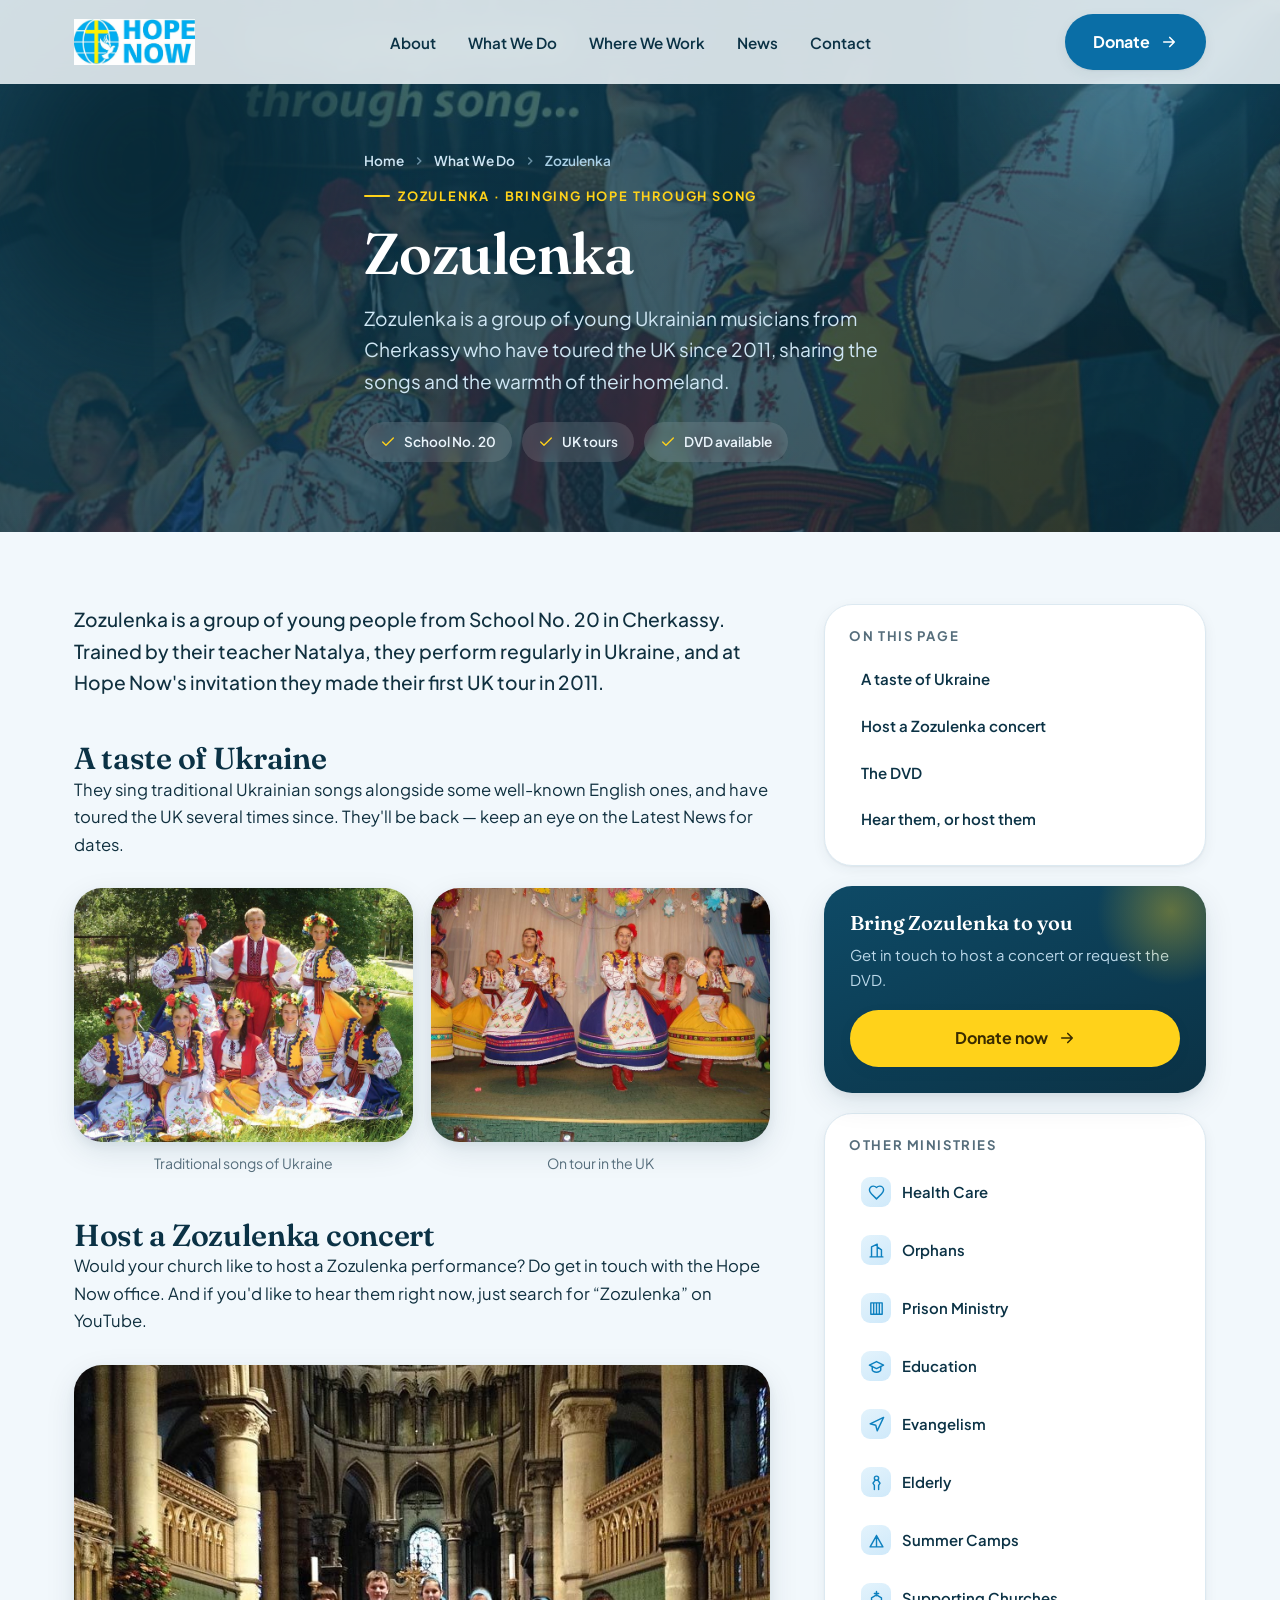
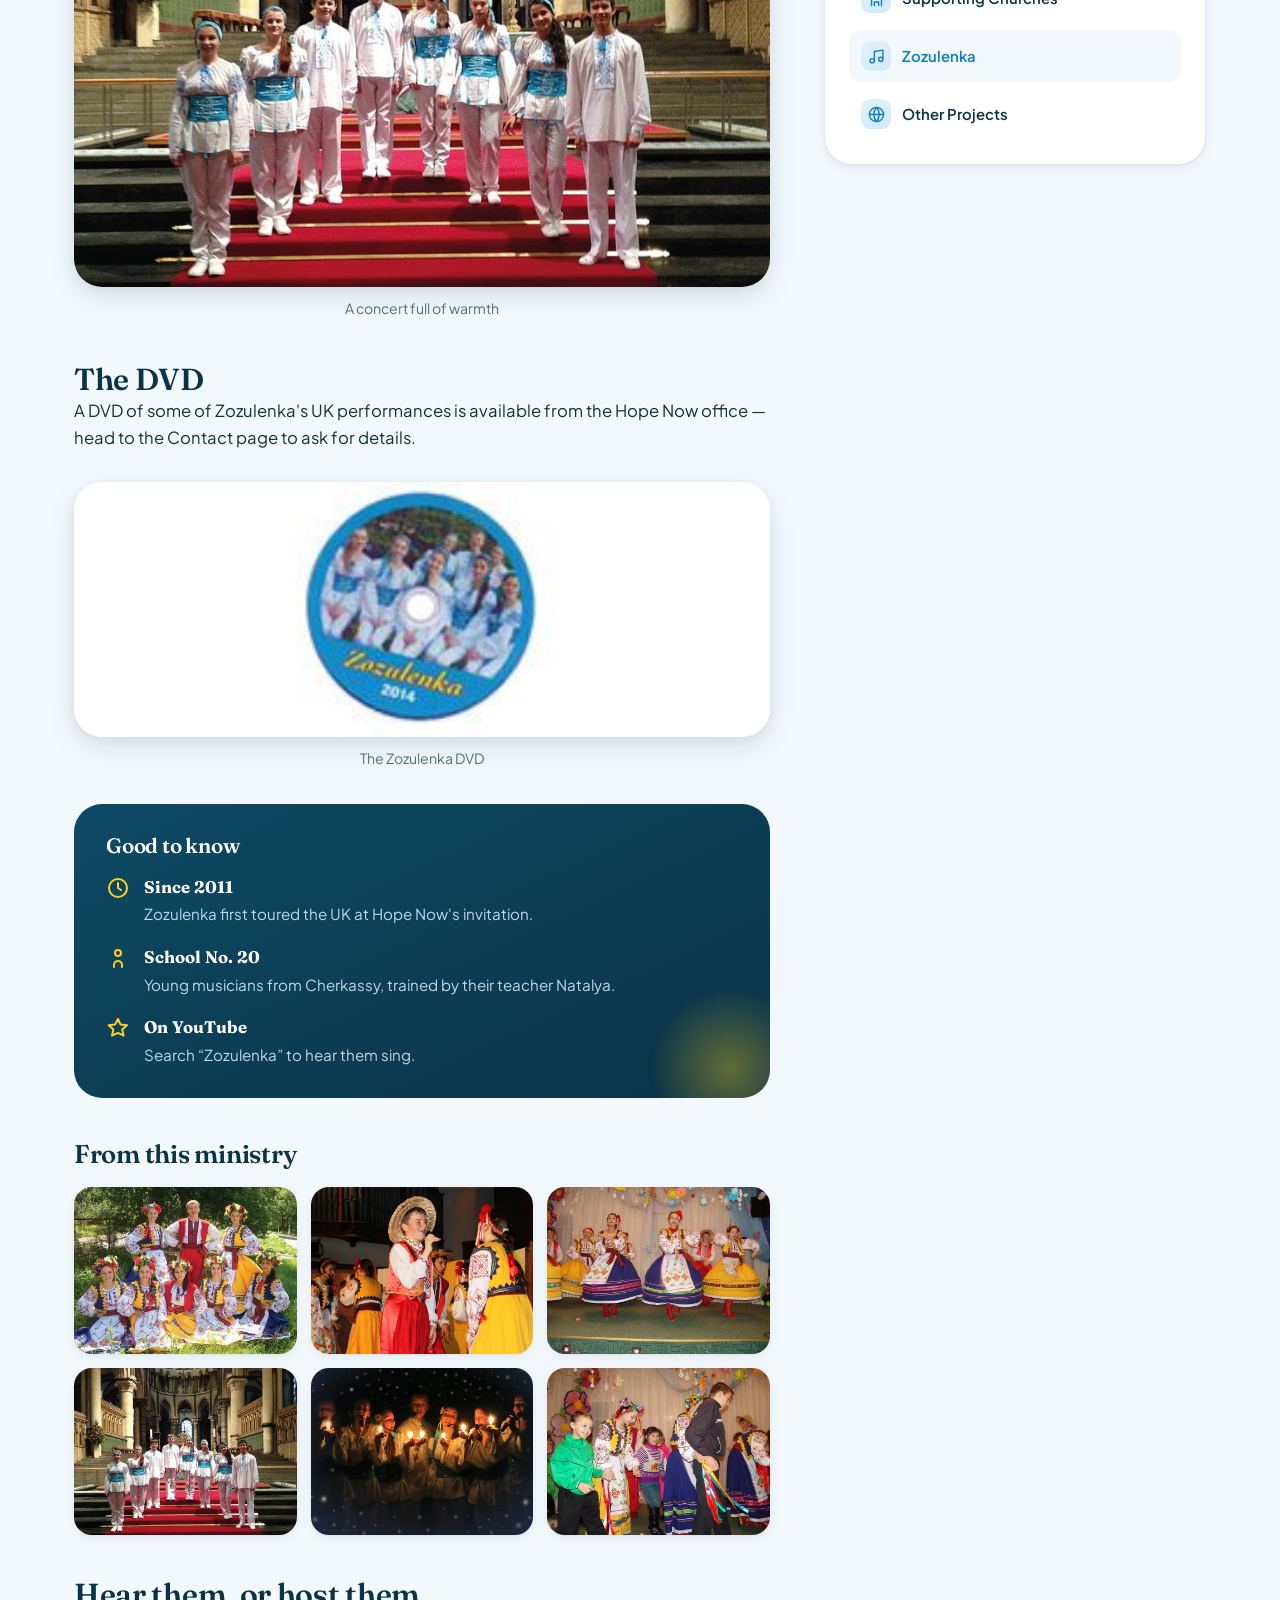
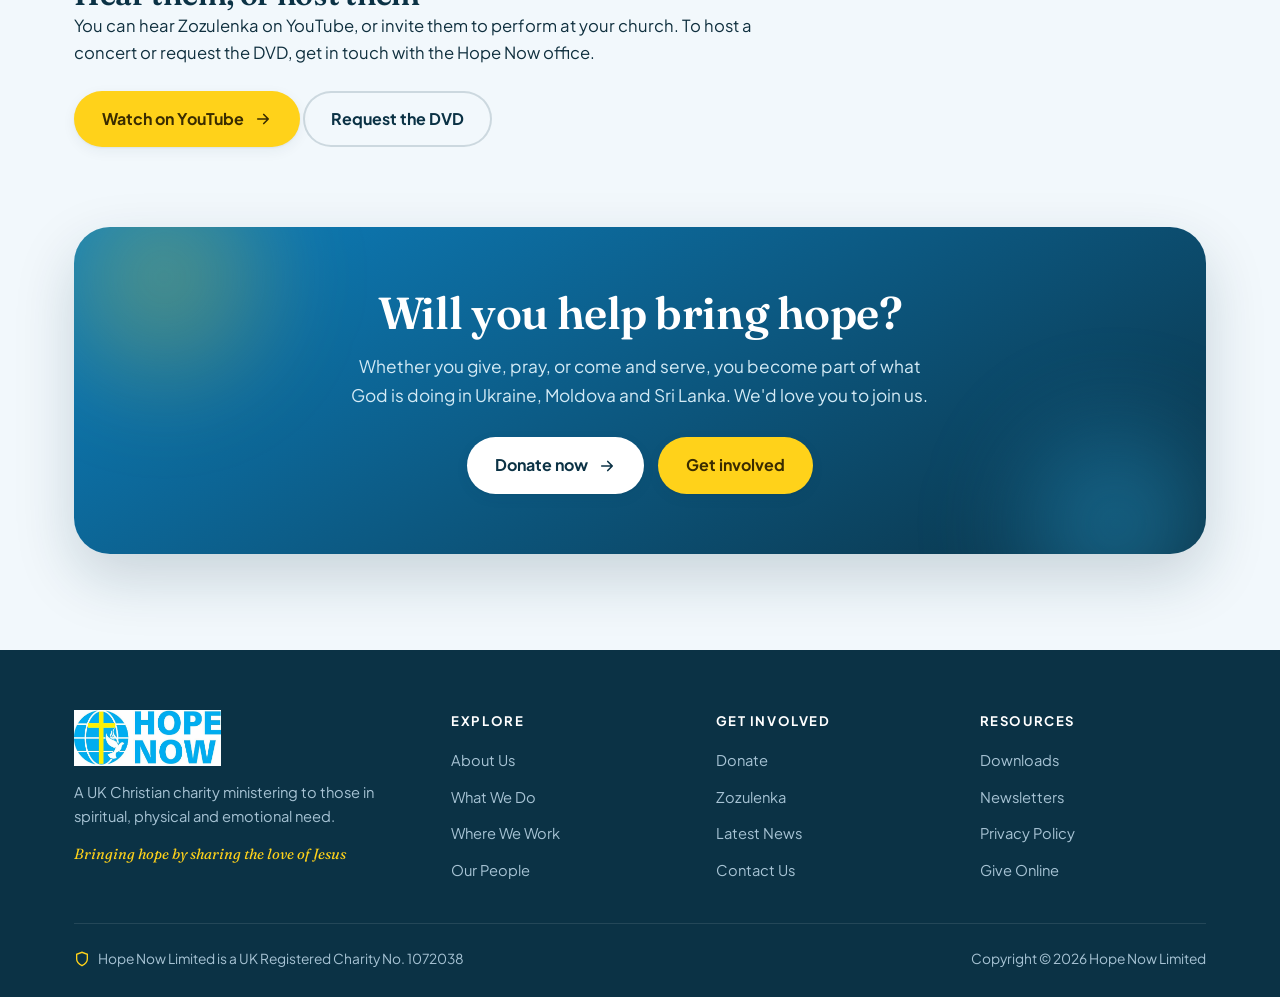
<file: programmes/zozulenka.html>
<!DOCTYPE html>
<html lang="en">
<head>
<meta charset="UTF-8" />
<meta name="viewport" content="width=device-width, initial-scale=1" />
<title>Zozulenka - Hope Now</title>
<meta name="description" content="Zozulenka is a group of young Ukrainian musicians from Cherkassy who have toured the UK since 2011, sharing the songs and warmth of their homeland." />
<link rel="preconnect" href="https://fonts.googleapis.com" />
<link rel="preconnect" href="https://fonts.gstatic.com" crossorigin />
<link href="https://fonts.googleapis.com/css2?family=Fraunces:ital,opsz,wght@0,9..144,400;0,9..144,500;0,9..144,600;0,9..144,700;1,9..144,500&family=Plus+Jakarta+Sans:wght@400;500;600;700&display=swap" rel="stylesheet" />
<link rel="stylesheet" href="../assets/theme.css" />
</head>
<body>
<a class="skip" href="#main">Skip to content</a>

<header id="hdr">
  <div class="wrap nav">
    <a class="brand" href="../index.html" aria-label="Hope Now home">
      <img class="logo-img" src="../assets/hope-now-logo.png" alt="Hope Now" width="1150" height="437" />
    </a>
    <nav class="menu" id="menu" aria-label="Primary">
      <a href="../index.html#about">About</a>
      <a href="../index.html#work">What We Do</a>
      <a href="../index.html#reach">Where We Work</a>
      <a href="../index.html#news">News</a>
      <a href="../index.html#contact">Contact</a>
    </nav>
    <div class="nav-cta">
      <a class="btn" href="../index.html#donate">Donate<svg class="ico" width="18" height="18" viewBox="0 0 24 24" fill="none" stroke="currentColor" stroke-width="2.2" stroke-linecap="round" stroke-linejoin="round"><path d="M5 12h14M13 6l6 6-6 6"/></svg></a>
      <button class="burger" id="burger" aria-label="Toggle menu" aria-expanded="false"><span></span><span></span><span></span></button>
    </div>
  </div>
</header>

<main id="main">

<section class="page-hero has-photo">
  <div class="hero-photo" aria-hidden="true"><img src="../assets/images/pic-zozulenka.jpg" alt="" /></div>
  <div class="wrap inner">
    <nav class="breadcrumb" aria-label="Breadcrumb">
      <a href="../index.html">Home</a>
      <svg viewBox="0 0 24 24" fill="none" stroke="currentColor" stroke-width="2.5"><path d="m9 18 6-6-6-6"/></svg>
      <a href="../index.html#work">What We Do</a>
      <svg viewBox="0 0 24 24" fill="none" stroke="currentColor" stroke-width="2.5"><path d="m9 18 6-6-6-6"/></svg>
      <span>Zozulenka</span>
    </nav>
    <span class="eyebrow">Zozulenka &middot; Bringing HOPE through song</span>
    <h1>Zozulenka</h1>
    <p class="standfirst">Zozulenka is a group of young Ukrainian musicians from Cherkassy who have toured the UK since 2011, sharing the songs and the warmth of their homeland.</p>
    <div class="hero-chips">
      <span><svg viewBox="0 0 24 24" fill="none" stroke="currentColor" stroke-width="2" stroke-linecap="round" stroke-linejoin="round"><path d="M20 6 9 17l-5-5"/></svg>School No. 20</span>
      <span><svg viewBox="0 0 24 24" fill="none" stroke="currentColor" stroke-width="2" stroke-linecap="round" stroke-linejoin="round"><path d="M20 6 9 17l-5-5"/></svg>UK tours</span>
      <span><svg viewBox="0 0 24 24" fill="none" stroke="currentColor" stroke-width="2" stroke-linecap="round" stroke-linejoin="round"><path d="M20 6 9 17l-5-5"/></svg>DVD available</span>
    </div>
  </div>
</section>

<section class="article">
  <div class="wrap article-grid">
    <article class="prose">
      <p class="lead reveal">Zozulenka is a group of young people from School No. 20 in Cherkassy. Trained by their teacher Natalya, they perform regularly in Ukraine, and at Hope Now's invitation they made their first UK tour in 2011.</p>

      <div class="section-block" id="a-taste">
        <h2 class="reveal">A taste of Ukraine</h2>
        <p class="reveal">They sing traditional Ukrainian songs alongside some well-known English ones, and have toured the UK several times since. They'll be back &mdash; keep an eye on the Latest News for dates.</p>
        <div class="figrow reveal">
  <figure><img src="../assets/images/zozulenka1.jpg" alt="Zozulenka performing" loading="lazy" /><figcaption>Traditional songs of Ukraine</figcaption></figure>
  <figure><img src="../assets/images/zozulenka3.jpg" alt="Zozulenka on stage" loading="lazy" /><figcaption>On tour in the UK</figcaption></figure>
</div>
      </div>

      <div class="section-block" id="host">
        <h2 class="reveal">Host a Zozulenka concert</h2>
        <p class="reveal">Would your church like to host a Zozulenka performance? Do get in touch with the Hope Now office. And if you'd like to hear them right now, just search for &ldquo;Zozulenka&rdquo; on YouTube.</p>
        <figure class="reveal"><img src="../assets/images/zozulenka4.jpg" alt="Zozulenka in concert" loading="lazy" /><figcaption>A concert full of warmth</figcaption></figure>
      </div>

      <div class="section-block" id="dvd">
        <h2 class="reveal">The DVD</h2>
        <p class="reveal">A DVD of some of Zozulenka's UK performances is available from the Hope Now office &mdash; head to the Contact page to ask for details.</p>
        <figure class="reveal"><img src="../assets/images/zozulenka-dvd.jpg" alt="The Zozulenka DVD" loading="lazy" /><figcaption>The Zozulenka DVD</figcaption></figure>
      </div>

      <div class="factbox reveal">
        <h3>Good to know</h3>
        <div class="facts">
          <div class="fact"><svg viewBox="0 0 24 24" fill="none" stroke="currentColor" stroke-width="2" stroke-linecap="round" stroke-linejoin="round"><circle cx="12" cy="12" r="9"/><path d="M12 7v5l3 2"/></svg><div><b>Since 2011</b><span>Zozulenka first toured the UK at Hope Now's invitation.</span></div></div>
          <div class="fact"><svg viewBox="0 0 24 24" fill="none" stroke="currentColor" stroke-width="2" stroke-linecap="round" stroke-linejoin="round"><path d="M16 21v-2a4 4 0 0 0-8 0v2M12 4a3 3 0 1 1 0 6 3 3 0 0 1 0-6Z"/></svg><div><b>School No. 20</b><span>Young musicians from Cherkassy, trained by their teacher Natalya.</span></div></div>
          <div class="fact"><svg viewBox="0 0 24 24" fill="none" stroke="currentColor" stroke-width="2" stroke-linecap="round" stroke-linejoin="round"><path d="m12 3 2.6 5.6 6.4.6-4.8 4.2 1.4 6.2L12 16.9 6 19.6l1.4-6.2L2.6 9.2l6.4-.6z"/></svg><div><b>On YouTube</b><span>Search &ldquo;Zozulenka&rdquo; to hear them sing.</span></div></div>
        </div>
      </div>

      <div class="gallery reveal">
        <h2>From this ministry</h2>
        <div class="grid">
          <a href="../assets/images/zozulenka1.jpg" target="_blank" rel="noopener"><img src="../assets/images/zozulenka1.jpg" alt="Performing" loading="lazy" /></a>
          <a href="../assets/images/zozulenka2.jpg" target="_blank" rel="noopener"><img src="../assets/images/zozulenka2.jpg" alt="In concert" loading="lazy" /></a>
          <a href="../assets/images/zozulenka3.jpg" target="_blank" rel="noopener"><img src="../assets/images/zozulenka3.jpg" alt="On stage" loading="lazy" /></a>
          <a href="../assets/images/zozulenka4.jpg" target="_blank" rel="noopener"><img src="../assets/images/zozulenka4.jpg" alt="A warm welcome" loading="lazy" /></a>
          <a href="../assets/images/zozulenka5.jpg" target="_blank" rel="noopener"><img src="../assets/images/zozulenka5.jpg" alt="Traditional dress" loading="lazy" /></a>
          <a href="../assets/images/zozulenka6.jpg" target="_blank" rel="noopener"><img src="../assets/images/zozulenka6.jpg" alt="Singing together" loading="lazy" /></a>
        </div>
      </div>

      <div class="section-block" id="help">
        <h2 class="reveal">Hear them, or host them</h2>
        <p class="reveal">You can hear Zozulenka on YouTube, or invite them to perform at your church. To host a concert or request the DVD, get in touch with the Hope Now office.</p>
        <p class="reveal" style="margin-top:24px">
          <a class="btn btn--gold" href="https://www.youtube.com/results?search_query=Zozulenka" target="_blank" rel="noopener">Watch on YouTube<svg class="ico" width="18" height="18" viewBox="0 0 24 24" fill="none" stroke="currentColor" stroke-width="2.2" stroke-linecap="round" stroke-linejoin="round"><path d="M5 12h14M13 6l6 6-6 6"/></svg></a>
          <a class="btn btn--ghost" href="../index.html#contact">Request the DVD</a>
        </p>
      </div>
    </article>

    <aside class="sidebar reveal" data-delay="1">
      <div class="side-card">
        <h4>On this page</h4>
        <nav class="toc">
          <a href="#a-taste">A taste of Ukraine</a>
          <a href="#host">Host a Zozulenka concert</a>
          <a href="#dvd">The DVD</a>
          <a href="#help">Hear them, or host them</a>
        </nav>
      </div>

      <div class="side-donate">
        <h4>Bring Zozulenka to you</h4>
        <p>Get in touch to host a concert or request the DVD.</p>
        <a class="btn btn--gold" href="../index.html#donate">Donate now<svg class="ico" width="18" height="18" viewBox="0 0 24 24" fill="none" stroke="currentColor" stroke-width="2.2" stroke-linecap="round" stroke-linejoin="round"><path d="M5 12h14M13 6l6 6-6 6"/></svg></a>
      </div>

      <div class="side-card">
        <h4>Other ministries</h4>
        <nav class="side-nav">
          <a href="health-care.html"><span class="ic"><svg viewBox="0 0 24 24" fill="none" stroke="currentColor" stroke-width="2" stroke-linecap="round" stroke-linejoin="round"><path d="M19 14c1.49-1.46 3-3.21 3-5.5A5.5 5.5 0 0 0 16.5 3c-1.76 0-3 .5-4.5 2-1.5-1.5-2.74-2-4.5-2A5.5 5.5 0 0 0 2 8.5c0 2.29 1.49 4.04 3 5.5l7 7Z"/></svg></span>Health Care</a>
          <a href="orphans.html"><span class="ic"><svg viewBox="0 0 24 24" fill="none" stroke="currentColor" stroke-width="2" stroke-linecap="round" stroke-linejoin="round"><path d="M3 21h18M5 21V7l8-4v18M19 21V11l-6-4"/></svg></span>Orphans</a>
          <a href="prisons.html"><span class="ic"><svg viewBox="0 0 24 24" fill="none" stroke="currentColor" stroke-width="2" stroke-linecap="round" stroke-linejoin="round"><path d="M4 4h16v16H4zM8 4v16M12 4v16M16 4v16"/></svg></span>Prison Ministry</a>
          <a href="education.html"><span class="ic"><svg viewBox="0 0 24 24" fill="none" stroke="currentColor" stroke-width="2" stroke-linecap="round" stroke-linejoin="round"><path d="M22 10 12 5 2 10l10 5 10-5Z"/><path d="M6 12v5c0 1 2.5 3 6 3s6-2 6-3v-5"/></svg></span>Education</a>
          <a href="evangelism.html"><span class="ic"><svg viewBox="0 0 24 24" fill="none" stroke="currentColor" stroke-width="2" stroke-linecap="round" stroke-linejoin="round"><path d="m3 11 19-9-9 19-2-8-8-2Z"/></svg></span>Evangelism</a>
          <a href="elderly.html"><span class="ic"><svg viewBox="0 0 24 24" fill="none" stroke="currentColor" stroke-width="2" stroke-linecap="round" stroke-linejoin="round"><circle cx="12" cy="6" r="3"/><path d="M9 22v-6l-2-3 3-4h4l3 4-2 3v6"/></svg></span>Elderly</a>
          <a href="summer-camps.html"><span class="ic"><svg viewBox="0 0 24 24" fill="none" stroke="currentColor" stroke-width="2" stroke-linecap="round" stroke-linejoin="round"><path d="m3 21 9-16 9 16M3 21h18M12 5v16"/></svg></span>Summer Camps</a>
          <a href="supporting-churches.html"><span class="ic"><svg viewBox="0 0 24 24" fill="none" stroke="currentColor" stroke-width="2" stroke-linecap="round" stroke-linejoin="round"><path d="M12 2v6M9 5h6M5 22V11l7-4 7 4v11M9 22v-5h6v5"/></svg></span>Supporting Churches</a>
          <a class="current" href="zozulenka.html"><span class="ic"><svg viewBox="0 0 24 24" fill="none" stroke="currentColor" stroke-width="2" stroke-linecap="round" stroke-linejoin="round"><path d="M9 18V5l12-2v13"/><circle cx="6" cy="18" r="3"/><circle cx="18" cy="16" r="3"/></svg></span>Zozulenka</a>
          <a href="other-projects.html"><span class="ic"><svg viewBox="0 0 24 24" fill="none" stroke="currentColor" stroke-width="2" stroke-linecap="round" stroke-linejoin="round"><circle cx="12" cy="12" r="10"/><path d="M2 12h20M12 2a15 15 0 0 1 0 20 15 15 0 0 1 0-20Z"/></svg></span>Other Projects</a>
        </nav>
      </div>
    </aside>
  </div>
</section>

<section class="final-cta">
  <div class="wrap">
    <div class="cta-box reveal">
      <h2>Will you help bring hope?</h2>
      <p>Whether you give, pray, or come and serve, you become part of what God is doing in Ukraine, Moldova and Sri Lanka. We'd love you to join us.</p>
      <div class="cta-actions">
        <a class="btn btn--light" href="../index.html#donate">Donate now<svg class="ico" width="18" height="18" viewBox="0 0 24 24" fill="none" stroke="currentColor" stroke-width="2.2" stroke-linecap="round" stroke-linejoin="round"><path d="M5 12h14M13 6l6 6-6 6"/></svg></a>
        <a class="btn btn--gold" href="../index.html#contact">Get involved</a>
      </div>
    </div>
  </div>
</section>
</main>

<footer>
  <div class="wrap">
    <div class="foot-grid">
      <div class="foot-brand">
        <a class="brand" href="../index.html" aria-label="Hope Now home"><img class="logo-img" src="../assets/hope-now-logo.png" alt="Hope Now" width="1150" height="437" /></a>
        <p>A UK Christian charity ministering to those in spiritual, physical and emotional need.</p>
        <p class="foot-verse">Bringing hope by sharing the love of Jesus</p>
      </div>
      <div><h5>Explore</h5><ul>
        <li><a href="../index.html#about">About Us</a></li>
        <li><a href="../index.html#work">What We Do</a></li>
        <li><a href="../index.html#reach">Where We Work</a></li>
        <li><a href="../index.html#team">Our People</a></li>
      </ul></div>
      <div><h5>Get involved</h5><ul>
        <li><a href="../index.html#donate">Donate</a></li>
        <li><a href="../index.html#zozulenka">Zozulenka</a></li>
        <li><a href="../index.html#news">Latest News</a></li>
        <li><a href="../index.html#contact">Contact Us</a></li>
      </ul></div>
      <div><h5>Resources</h5><ul>
        <li><a href="../downloads.html" target="_blank" rel="noopener">Downloads</a></li>
        <li><a href="../newsletters.html" target="_blank" rel="noopener">Newsletters</a></li>
        <li><a href="../privacy-policy.html" target="_blank" rel="noopener">Privacy Policy</a></li>
        <li><a href="https://www.give.net/HopeNow/oneoff" target="_blank" rel="noopener">Give Online</a></li>
      </ul></div>
    </div>
    <div class="foot-bottom">
      <span class="reg"><svg viewBox="0 0 24 24" fill="none" stroke="currentColor" stroke-width="2"><path d="M12 22s8-4 8-10V5l-8-3-8 3v7c0 6 8 10 8 10Z"/></svg>Hope Now Limited is a UK Registered Charity No. 1072038</span>
      <span>Copyright &copy; 2026 Hope Now Limited</span>
    </div>
  </div>
</footer>

<script>
  const hdr=document.getElementById('hdr');
  const onScroll=()=>hdr.classList.toggle('scrolled',window.scrollY>30);
  onScroll();window.addEventListener('scroll',onScroll,{passive:true});
  const burger=document.getElementById('burger'),menu=document.getElementById('menu');
  burger.addEventListener('click',()=>{const o=menu.classList.toggle('mobile');burger.classList.toggle('open',o);burger.setAttribute('aria-expanded',o);});
  menu.querySelectorAll('a').forEach(a=>a.addEventListener('click',()=>{menu.classList.remove('mobile');burger.classList.remove('open');}));
  const io=new IntersectionObserver((es)=>{es.forEach(e=>{if(e.isIntersecting){e.target.classList.add('in');io.unobserve(e.target);}});},{threshold:.12,rootMargin:'0px 0px -50px 0px'});
  document.querySelectorAll('.reveal').forEach(el=>io.observe(el));
</script>
</body>
</html>
</file>
<file: assets/theme.css>
/* ===========================================================
   Hope Now - shared theme (logo palette: sky blue + yellow)
   Used by internal pages. Home page (index.html) is self-contained.
   =========================================================== */
:root{
  --navy:#0b3245;
  --navy-2:#072734;
  --blue:#0d80bf;
  --azure:#29abe3;
  --gold:#ffd21a;
  --gold-soft:#fff0ad;
  --cta:#0a6ea6;
  --cta-hover:#085980;
  --cream:#f2f8fc;
  --surface:#ffffff;
  --ink:#10303f;
  --muted:#566e7c;
  --line:#dce9f1;
  --shadow-sm:0 1px 2px rgba(11,50,69,.06),0 4px 14px rgba(11,50,69,.06);
  --shadow-md:0 10px 30px rgba(11,50,69,.10),0 4px 10px rgba(11,50,69,.06);
  --shadow-lg:0 24px 60px rgba(11,50,69,.18);
  --r-sm:12px; --r-md:18px; --r-lg:28px; --r-xl:36px;
  --maxw:1180px;
  --ease:cubic-bezier(.22,.61,.36,1);
  --font-d:"Fraunces",Georgia,serif;
  --font-b:"Plus Jakarta Sans",system-ui,-apple-system,Segoe UI,Roboto,sans-serif;
}
*,*::before,*::after{box-sizing:border-box}
html{scroll-behavior:smooth}
body{margin:0;font-family:var(--font-b);color:var(--ink);background:var(--cream);line-height:1.65;-webkit-font-smoothing:antialiased;overflow-x:hidden}
h1,h2,h3,h4{font-family:var(--font-d);font-weight:600;line-height:1.14;letter-spacing:-.01em;color:var(--navy);margin:0}
p{margin:0}
a{color:inherit;text-decoration:none}
img{max-width:100%;display:block}
.wrap{width:100%;max-width:var(--maxw);margin-inline:auto;padding-inline:24px}
.eyebrow{display:inline-flex;align-items:center;gap:8px;font-weight:700;font-size:.8rem;letter-spacing:.14em;text-transform:uppercase;color:var(--cta)}
.eyebrow::before{content:"";width:26px;height:2px;background:var(--cta);border-radius:2px}

/* Buttons */
.btn{--bg:var(--cta);--fg:#fff;display:inline-flex;align-items:center;gap:10px;font-family:var(--font-b);font-weight:700;font-size:1rem;padding:15px 28px;border-radius:999px;border:0;cursor:pointer;background:var(--bg);color:var(--fg);box-shadow:var(--shadow-sm);transition:transform .25s var(--ease),box-shadow .25s var(--ease),background .2s var(--ease);min-height:48px}
.btn:hover{background:var(--cta-hover);transform:translateY(-3px);box-shadow:var(--shadow-md)}
.btn:focus-visible{outline:3px solid var(--azure);outline-offset:3px}
.btn .ico{transition:transform .3s var(--ease)}
.btn:hover .ico{transform:translateX(4px)}
.btn--ghost{--bg:transparent;--fg:var(--navy);box-shadow:inset 0 0 0 2px rgba(11,50,69,.16)}
.btn--ghost:hover{--bg:var(--navy);--fg:#fff;box-shadow:inset 0 0 0 2px var(--navy)}
.btn--gold{--bg:var(--gold);--fg:#3a2c00}
.btn--gold:hover{--bg:#ecc014;background:#ecc014}
.btn--light{--bg:#fff;--fg:var(--navy)}
.btn--light:hover{--bg:#fff;background:#fff;color:var(--cta-hover)}

/* Header */
.skip{position:absolute;left:-999px;top:0;background:#fff;padding:12px 18px;border-radius:8px;z-index:200}
.skip:focus{left:16px;top:16px}
header{position:fixed;inset:0 0 auto 0;z-index:100;transition:background .3s var(--ease),box-shadow .3s var(--ease),padding .3s var(--ease);padding:14px 0;background:rgba(242,248,252,.86);backdrop-filter:blur(14px)}
header.scrolled{box-shadow:0 1px 0 var(--line);padding:9px 0}
.nav{display:flex;align-items:center;justify-content:space-between;gap:24px}
.brand{display:flex;align-items:center}
.logo-img{height:46px;width:auto;display:block;transition:height .3s var(--ease)}
header.scrolled .logo-img{height:38px}
.menu{display:flex;align-items:center;gap:4px}
.menu a{padding:10px 14px;border-radius:999px;font-weight:600;font-size:.95rem;color:var(--navy);transition:background .2s,color .2s}
.menu a:hover{background:rgba(13,128,191,.1);color:var(--blue)}
.nav-cta{display:flex;align-items:center;gap:10px}
.burger{display:none;background:none;border:0;cursor:pointer;width:46px;height:46px;border-radius:12px}
.burger span{display:block;width:22px;height:2px;background:var(--navy);margin:5px auto;border-radius:2px;transition:.3s var(--ease)}
.burger.open span:nth-child(1){transform:translateY(7px) rotate(45deg)}
.burger.open span:nth-child(2){opacity:0}
.burger.open span:nth-child(3){transform:translateY(-7px) rotate(-45deg)}

/* Page hero / banner */
.page-hero{position:relative;padding:150px 0 70px;background:linear-gradient(155deg,#0e4a66,#072734);color:#fff;overflow:hidden}
.page-hero::before,.page-hero::after{content:"";position:absolute;border-radius:50%;filter:blur(70px)}
.page-hero::before{width:420px;height:420px;background:radial-gradient(circle,rgba(41,171,227,.5),transparent 70%);top:-160px;right:-80px}
.page-hero::after{width:360px;height:360px;background:radial-gradient(circle,rgba(255,210,26,.28),transparent 70%);bottom:-180px;left:-60px}
.page-hero .inner{position:relative;z-index:2;max-width:760px}
.page-hero h1{color:#fff;font-size:clamp(2.4rem,5vw,3.6rem);margin:14px 0 16px}
.page-hero .standfirst{color:#cfe6f4;font-size:1.2rem;max-width:46ch}
.page-hero .eyebrow{color:var(--gold)}
.page-hero .eyebrow::before{background:var(--gold)}
.breadcrumb{display:flex;flex-wrap:wrap;align-items:center;gap:8px;font-size:.85rem;font-weight:600;color:#a9cfe4;margin-bottom:6px}
.breadcrumb a{color:#cfe6f4;transition:color .2s}
.breadcrumb a:hover{color:#fff}
.breadcrumb svg{width:14px;height:14px;opacity:.6}
.hero-chips{display:flex;flex-wrap:wrap;gap:10px;margin-top:24px}
.hero-chips span{display:inline-flex;align-items:center;gap:8px;background:rgba(255,255,255,.12);backdrop-filter:blur(6px);padding:9px 16px;border-radius:999px;font-size:.85rem;font-weight:600;color:#eaf4fb}
.hero-chips svg{width:16px;height:16px;color:var(--gold)}

/* Article layout */
.article{padding:72px 0 30px}
.article-grid{display:grid;grid-template-columns:1.55fr .85fr;gap:54px;align-items:start}
.prose>*+*{margin-top:18px}
.prose .lead{font-size:1.2rem;color:var(--ink);font-weight:500}
.prose h2{font-size:1.9rem;margin-top:42px}
.prose h3{font-size:1.3rem;color:var(--blue);margin-top:30px}
.prose p{color:var(--ink);font-size:1.04rem}
.prose p.muted{color:var(--muted)}
.prose ul{margin:0;padding-left:0;list-style:none;display:grid;gap:12px}
.prose ul li{position:relative;padding-left:34px;color:var(--ink)}
.prose ul li::before{content:"";position:absolute;left:0;top:2px;width:22px;height:22px;border-radius:50%;background:var(--gold-soft);background-image:url("data:image/svg+xml,%3Csvg xmlns='http://www.w3.org/2000/svg' viewBox='0 0 24 24' fill='none' stroke='%230a6ea6' stroke-width='3' stroke-linecap='round' stroke-linejoin='round'%3E%3Cpath d='M20 6 9 17l-5-5'/%3E%3C/svg%3E");background-size:14px;background-repeat:no-repeat;background-position:center}
.section-block{scroll-margin-top:100px}
.pullquote{margin:36px 0;padding:28px 32px;border-left:4px solid var(--gold);background:#fff;border-radius:0 var(--r-md) var(--r-md) 0;box-shadow:var(--shadow-sm)}
.pullquote p{font-family:var(--font-d);font-style:italic;font-size:1.3rem;color:var(--navy);line-height:1.4}
.pullquote cite{display:block;margin-top:10px;font-style:normal;font-weight:700;color:var(--cta);font-size:.9rem}
figure{margin:30px 0}
figure img{border-radius:var(--r-lg);box-shadow:var(--shadow-md);width:100%;object-fit:cover}
figure figcaption{margin-top:10px;font-size:.88rem;color:var(--muted);text-align:center}
.factbox{margin:34px 0;background:linear-gradient(155deg,#0e4a66,#0b3245);color:#fff;border-radius:var(--r-lg);padding:30px 32px;position:relative;overflow:hidden}
.factbox::after{content:"";position:absolute;width:160px;height:160px;background:radial-gradient(circle,rgba(255,210,26,.35),transparent 70%);bottom:-50px;right:-40px}
.factbox h3{color:#fff;margin:0 0 16px;position:relative}
.factbox .facts{display:grid;gap:16px;position:relative}
.factbox .fact{display:flex;gap:14px;align-items:flex-start}
.factbox .fact svg{width:24px;height:24px;color:var(--gold);flex:none;margin-top:2px}
.factbox .fact b{display:block;color:#fff;font-family:var(--font-d);font-size:1.05rem}
.factbox .fact span{color:#bcd9ea;font-size:.95rem}

/* Sidebar */
.sidebar{position:sticky;top:96px;display:grid;gap:20px}
.side-card{background:var(--surface);border:1px solid var(--line);border-radius:var(--r-lg);padding:24px;box-shadow:var(--shadow-sm)}
.side-card h4{font-size:.82rem;letter-spacing:.12em;text-transform:uppercase;color:var(--muted);font-family:var(--font-b);font-weight:700;margin:0 0 14px}
.toc{display:grid;gap:4px}
.toc a{padding:9px 12px;border-radius:10px;font-weight:600;font-size:.94rem;color:var(--navy);transition:background .2s,color .2s,padding-left .2s}
.toc a:hover{background:var(--cream);color:var(--blue);padding-left:16px}
.side-nav{display:grid;gap:6px}
.side-nav a{display:flex;align-items:center;gap:11px;padding:11px 12px;border-radius:12px;font-weight:600;font-size:.93rem;color:var(--navy);transition:background .2s,transform .2s}
.side-nav a:hover{background:var(--cream);transform:translateX(4px)}
.side-nav a.current{background:var(--cream);color:var(--blue)}
.side-nav a .ic{width:30px;height:30px;border-radius:9px;display:grid;place-items:center;flex:none;background:linear-gradient(150deg,#e3f3fc,#cfe9fa);color:var(--blue)}
.side-nav a .ic svg{width:17px;height:17px}
.side-donate{background:linear-gradient(155deg,#0e4a66,#0b3245);color:#fff;border-radius:var(--r-lg);padding:26px;position:relative;overflow:hidden;box-shadow:var(--shadow-md)}
.side-donate::after{content:"";position:absolute;width:150px;height:150px;background:radial-gradient(circle,rgba(255,210,26,.35),transparent 70%);top:-50px;right:-40px}
.side-donate h4{color:#fff;font-family:var(--font-d);font-size:1.25rem;text-transform:none;letter-spacing:0;margin-bottom:8px;position:relative}
.side-donate p{color:#bcd9ea;font-size:.93rem;margin-bottom:18px;position:relative}
.side-donate .btn{position:relative;width:100%;justify-content:center}

/* Final CTA + footer (shared with home) */
.final-cta{padding:50px 0 96px}
.cta-box{background:linear-gradient(150deg,var(--blue),var(--navy));border-radius:var(--r-xl);padding:60px 48px;text-align:center;color:#fff;position:relative;overflow:hidden;box-shadow:var(--shadow-lg)}
.cta-box::before,.cta-box::after{content:"";position:absolute;border-radius:50%;filter:blur(40px)}
.cta-box::before{width:300px;height:300px;background:radial-gradient(circle,rgba(255,210,26,.32),transparent 70%);top:-100px;left:-60px}
.cta-box::after{width:280px;height:280px;background:radial-gradient(circle,rgba(41,171,227,.45),transparent 70%);bottom:-110px;right:-50px}
.cta-box h2{color:#fff;font-size:clamp(2rem,4.4vw,2.8rem);position:relative;margin-bottom:14px}
.cta-box p{color:#d3eaf5;position:relative;max-width:34em;margin:0 auto 28px;font-size:1.08rem}
.cta-actions{display:flex;flex-wrap:wrap;gap:14px;justify-content:center;position:relative}
footer{background:var(--navy);color:#a7c3d4;padding:60px 0 26px}
.foot-grid{display:grid;grid-template-columns:1.5fr 1fr 1fr 1fr;gap:38px;margin-bottom:40px}
.foot-brand .logo-img{height:56px;margin-bottom:14px}
.foot-brand p{font-size:.92rem;max-width:30ch}
.foot-verse{font-family:var(--font-d);font-style:italic;color:var(--gold);margin-top:14px;font-size:1.02rem}
footer h5{color:#fff;font-family:var(--font-b);font-weight:700;font-size:.82rem;letter-spacing:.12em;text-transform:uppercase;margin:0 0 16px}
footer ul{list-style:none;margin:0;padding:0;display:grid;gap:10px}
footer ul a{font-size:.92rem;transition:color .2s,padding-left .2s}
footer ul a:hover{color:var(--gold);padding-left:4px}
.foot-bottom{border-top:1px solid rgba(255,255,255,.1);padding-top:24px;display:flex;flex-wrap:wrap;gap:14px;justify-content:space-between;align-items:center;font-size:.86rem}
.foot-bottom .reg{display:inline-flex;align-items:center;gap:8px}
.foot-bottom .reg svg{width:16px;height:16px;color:var(--gold)}

/* Figures, figure rows & galleries */
.figrow{display:grid;grid-template-columns:1fr 1fr;gap:18px;margin:30px 0}
.figrow figure{margin:0}
.gallery{margin:8px 0 0}
.gallery h2{font-size:1.6rem;margin-bottom:6px}
.gallery .grid{display:grid;grid-template-columns:repeat(3,1fr);gap:14px;margin-top:18px}
.gallery .grid a{display:block;border-radius:var(--r-md);overflow:hidden;box-shadow:var(--shadow-sm);aspect-ratio:4/3;position:relative}
.gallery .grid img{width:100%;height:100%;object-fit:cover;transition:transform .6s var(--ease)}
.gallery .grid a:hover img{transform:scale(1.07)}
.page-hero.has-photo .inner{max-width:600px}
.hero-photo{position:absolute;inset:0;z-index:1;overflow:hidden}
.hero-photo img{width:100%;height:100%;object-fit:cover;opacity:.22;mix-blend-mode:luminosity}
.page-hero.has-photo::after{content:"";position:absolute;inset:0;background:linear-gradient(120deg,#072734 30%,rgba(7,39,52,.35));z-index:1}
@media(max-width:640px){.figrow,.gallery .grid{grid-template-columns:1fr 1fr}}

/* Latest News / Newsletters */
.nl-yearnav{position:sticky;top:70px;z-index:30;background:rgba(242,248,252,.92);backdrop-filter:blur(10px);border-bottom:1px solid var(--line);padding:12px 0}
.nl-yearnav .bar{display:flex;flex-wrap:wrap;gap:8px}
.nl-yearnav a{padding:8px 15px;border-radius:999px;font-weight:700;font-size:.9rem;color:var(--navy);border:1.5px solid var(--line);background:var(--surface);transition:background .2s,color .2s,border-color .2s,transform .2s}
.nl-yearnav a:hover{background:var(--blue);color:#fff;border-color:var(--blue);transform:translateY(-2px)}
.nl-year{padding:36px 0 4px;scroll-margin-top:140px}
.nl-year h2{font-size:2rem;display:flex;align-items:baseline;gap:12px}
.nl-year h2 .count{font-family:var(--font-b);font-size:.85rem;font-weight:600;color:var(--muted)}
.nl-grid{display:grid;grid-template-columns:repeat(4,1fr);gap:14px;margin-top:18px}
.nl-card{display:flex;flex-direction:column;gap:12px;padding:20px;border:1px solid var(--line);border-radius:var(--r-md);background:var(--surface);box-shadow:var(--shadow-sm);transition:transform .3s var(--ease),box-shadow .3s,border-color .3s}
.nl-card:hover{transform:translateY(-5px);box-shadow:var(--shadow-md);border-color:var(--gold)}
.nl-card .ic{width:44px;height:44px;border-radius:12px;display:grid;place-items:center;background:linear-gradient(150deg,#e3f3fc,#cfe9fa);color:var(--blue)}
.nl-card .ic svg{width:23px;height:23px}
.nl-card b{font-family:var(--font-d);font-size:1.18rem;color:var(--navy);line-height:1.1}
.nl-card .open{font-size:.8rem;color:var(--cta);font-weight:700;display:inline-flex;align-items:center;gap:6px;margin-top:auto}
.nl-card .open svg{width:15px;height:15px}
.nl-note{color:var(--muted);font-size:.92rem;margin:6px 0 0}
@media(max-width:900px){.nl-grid{grid-template-columns:repeat(3,1fr)}}
@media(max-width:640px){.nl-grid{grid-template-columns:repeat(2,1fr)}.nl-yearnav{top:62px}}

/* Downloads */
.dl-grid{display:grid;grid-template-columns:repeat(2,1fr);gap:18px;margin-top:10px}
.dl-card{display:flex;gap:18px;align-items:flex-start;padding:26px;border:1px solid var(--line);border-radius:var(--r-lg);background:var(--surface);box-shadow:var(--shadow-sm);transition:transform .3s var(--ease),box-shadow .3s,border-color .3s}
.dl-card:hover{transform:translateY(-5px);box-shadow:var(--shadow-md);border-color:var(--gold)}
.dl-card .ic{width:54px;height:54px;border-radius:15px;flex:none;display:grid;place-items:center;background:linear-gradient(150deg,#e3f3fc,#cfe9fa);color:var(--blue)}
.dl-card .ic svg{width:27px;height:27px}
.dl-card h3{font-size:1.2rem;margin-bottom:6px}
.dl-card p{color:var(--muted);font-size:.95rem;margin-bottom:14px}
.dl-card a.dlbtn{display:inline-flex;align-items:center;gap:8px;font-weight:700;font-size:.92rem;color:var(--cta)}
.dl-card a.dlbtn:hover{color:var(--cta-hover)}
.dl-card a.dlbtn svg{width:17px;height:17px}
.dl-card a.dlbtn .meta{color:var(--muted);font-weight:600;font-size:.78rem}
@media(max-width:760px){.dl-grid{grid-template-columns:1fr}}

/* Social media */
.soc-grid{display:grid;grid-template-columns:repeat(3,1fr);gap:20px;margin-top:10px}
.soc-card{display:flex;flex-direction:column;align-items:flex-start;gap:14px;padding:30px;border:1px solid var(--line);border-radius:var(--r-lg);background:var(--surface);box-shadow:var(--shadow-sm);transition:transform .3s var(--ease),box-shadow .3s}
.soc-card:hover{transform:translateY(-6px);box-shadow:var(--shadow-md)}
.soc-card .ic{width:60px;height:60px;border-radius:17px;display:grid;place-items:center;color:#fff}
.soc-card .ic svg{width:30px;height:30px}
.soc-card.fb .ic{background:#1877f2}
.soc-card.ig .ic{background:linear-gradient(135deg,#feda75,#d62976 45%,#962fbf 75%,#4f5bd5)}
.soc-card.yt .ic{background:#ff0000}
.soc-card h3{font-size:1.3rem}
.soc-card .handle{font-size:.88rem;color:var(--blue);font-weight:600;word-break:break-word}
.soc-card p{color:var(--muted);font-size:.95rem}
.soc-card .btn{margin-top:auto}
@media(max-width:760px){.soc-grid{grid-template-columns:1fr}}

/* Legal / prose pages */
.legal{max-width:820px;margin:0 auto}
.legal .updated{color:var(--muted);font-size:.92rem;margin-bottom:6px}
.legal .lead{font-size:1.15rem;color:var(--ink);font-weight:500;margin-bottom:8px}
.legal h2{font-size:1.45rem;margin:36px 0 12px;color:var(--navy)}
.legal h3{font-size:1.06rem;margin:20px 0 6px;color:var(--blue)}
.legal p{margin-bottom:14px;color:var(--ink)}
.legal ul{margin:0 0 16px;padding-left:0;list-style:none;display:grid;gap:10px}
.legal ul li{position:relative;padding-left:30px;color:var(--ink)}
.legal ul li::before{content:"";position:absolute;left:0;top:3px;width:18px;height:18px;border-radius:50%;background:var(--gold-soft);background-image:url("data:image/svg+xml,%3Csvg xmlns='http://www.w3.org/2000/svg' viewBox='0 0 24 24' fill='none' stroke='%230a6ea6' stroke-width='3' stroke-linecap='round' stroke-linejoin='round'%3E%3Cpath d='M20 6 9 17l-5-5'/%3E%3C/svg%3E");background-size:12px;background-repeat:no-repeat;background-position:center}
.legal blockquote{margin:0 0 16px;padding:16px 22px;background:var(--cream);border-left:4px solid var(--gold);border-radius:0 12px 12px 0;font-style:italic;color:var(--navy)}
.legal a.inl{color:var(--cta);font-weight:600;border-bottom:1px solid currentColor}

/* Reveal */
.reveal{opacity:0;transform:translateY(26px);transition:opacity .7s var(--ease),transform .7s var(--ease)}
.reveal.in{opacity:1;transform:none}
.reveal[data-delay="1"]{transition-delay:.08s}
.reveal[data-delay="2"]{transition-delay:.16s}
.reveal[data-delay="3"]{transition-delay:.24s}

/* Responsive */
@media(max-width:980px){
  .article-grid{grid-template-columns:1fr;gap:36px}
  .sidebar{position:static}
  .foot-grid{grid-template-columns:1fr 1fr}
}
@media(max-width:720px){
  .menu,.nav-cta .btn{display:none}
  .burger{display:block}
  .menu.mobile{display:flex;position:fixed;inset:70px 16px auto 16px;flex-direction:column;align-items:stretch;background:var(--surface);border:1px solid var(--line);border-radius:var(--r-lg);padding:14px;box-shadow:var(--shadow-lg);z-index:99;gap:4px}
  .menu.mobile a{padding:13px 16px}
  .page-hero{padding:120px 0 56px}
  .article{padding:48px 0 20px}
  .foot-grid{grid-template-columns:1fr}
  .cta-box{padding:44px 24px}
}
@media(prefers-reduced-motion:reduce){
  *{animation:none!important;transition:none!important;scroll-behavior:auto!important}
  .reveal{opacity:1;transform:none}
}
</file>
